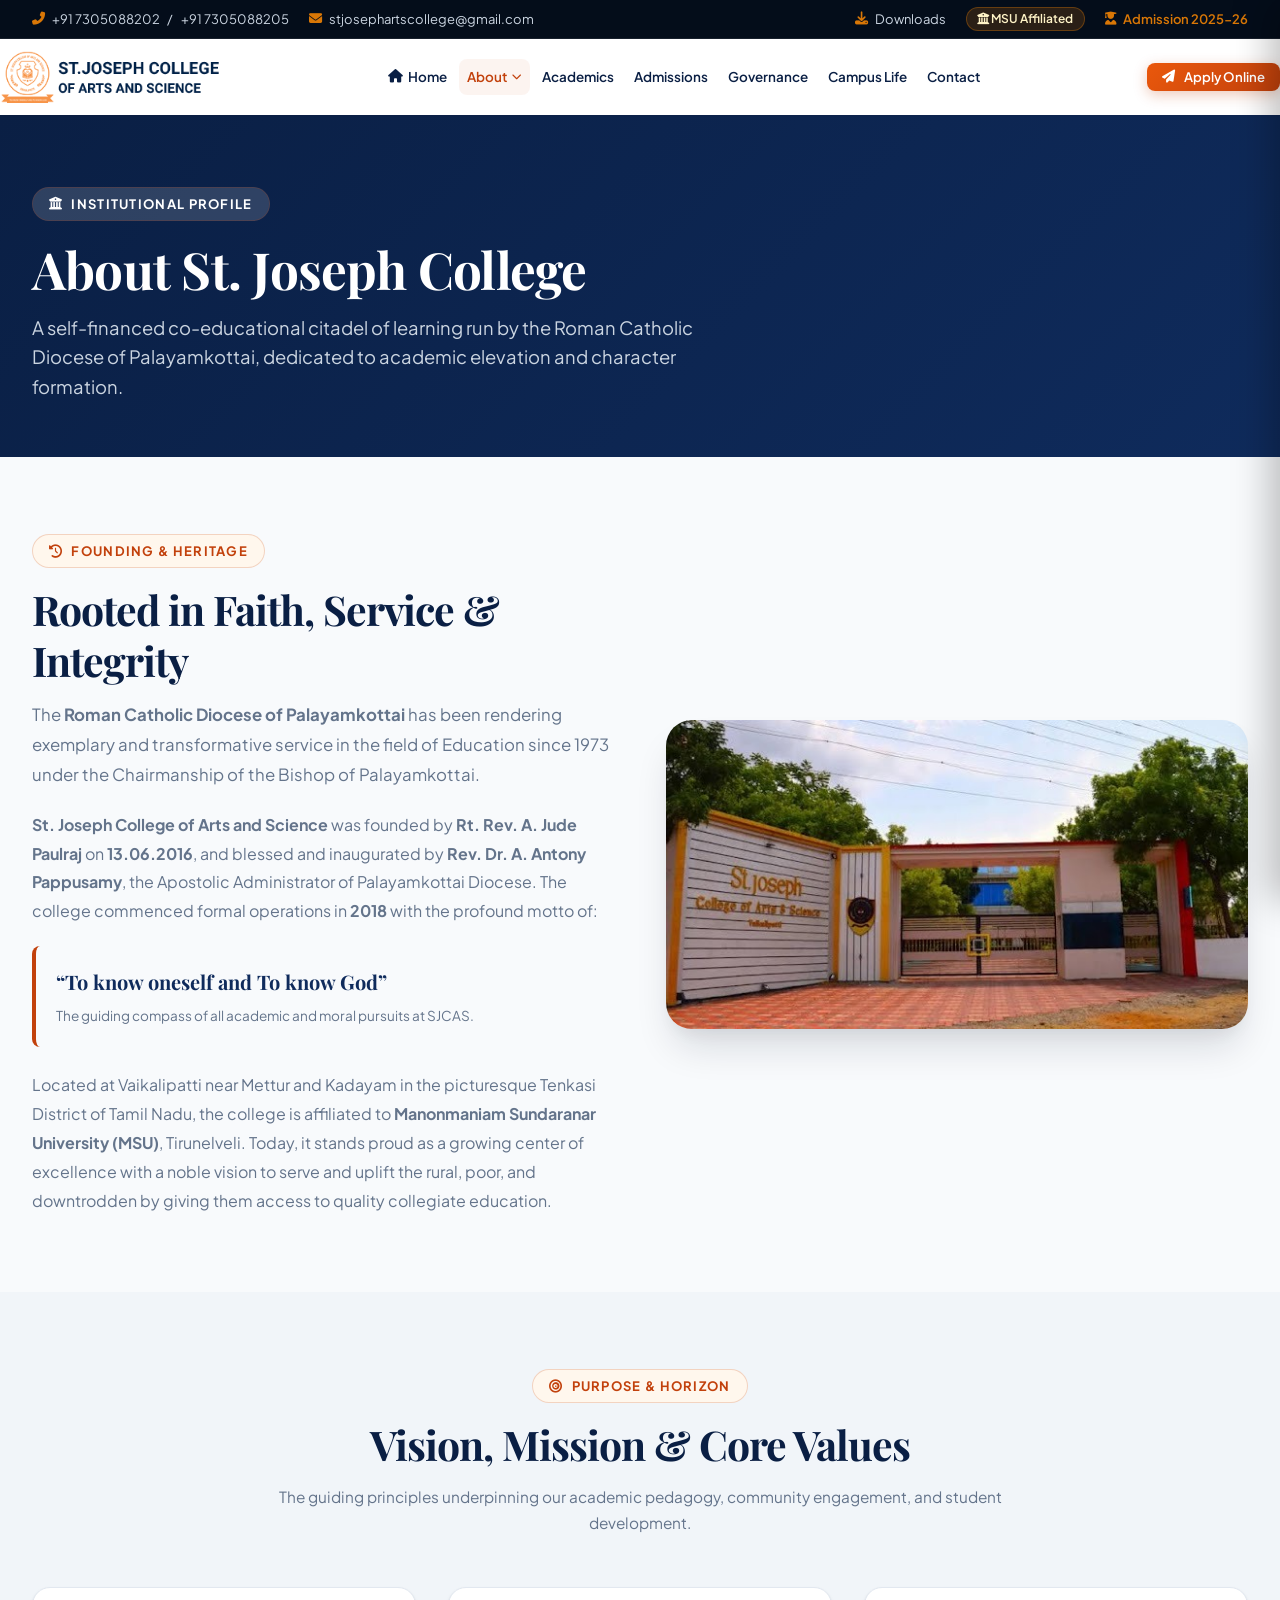
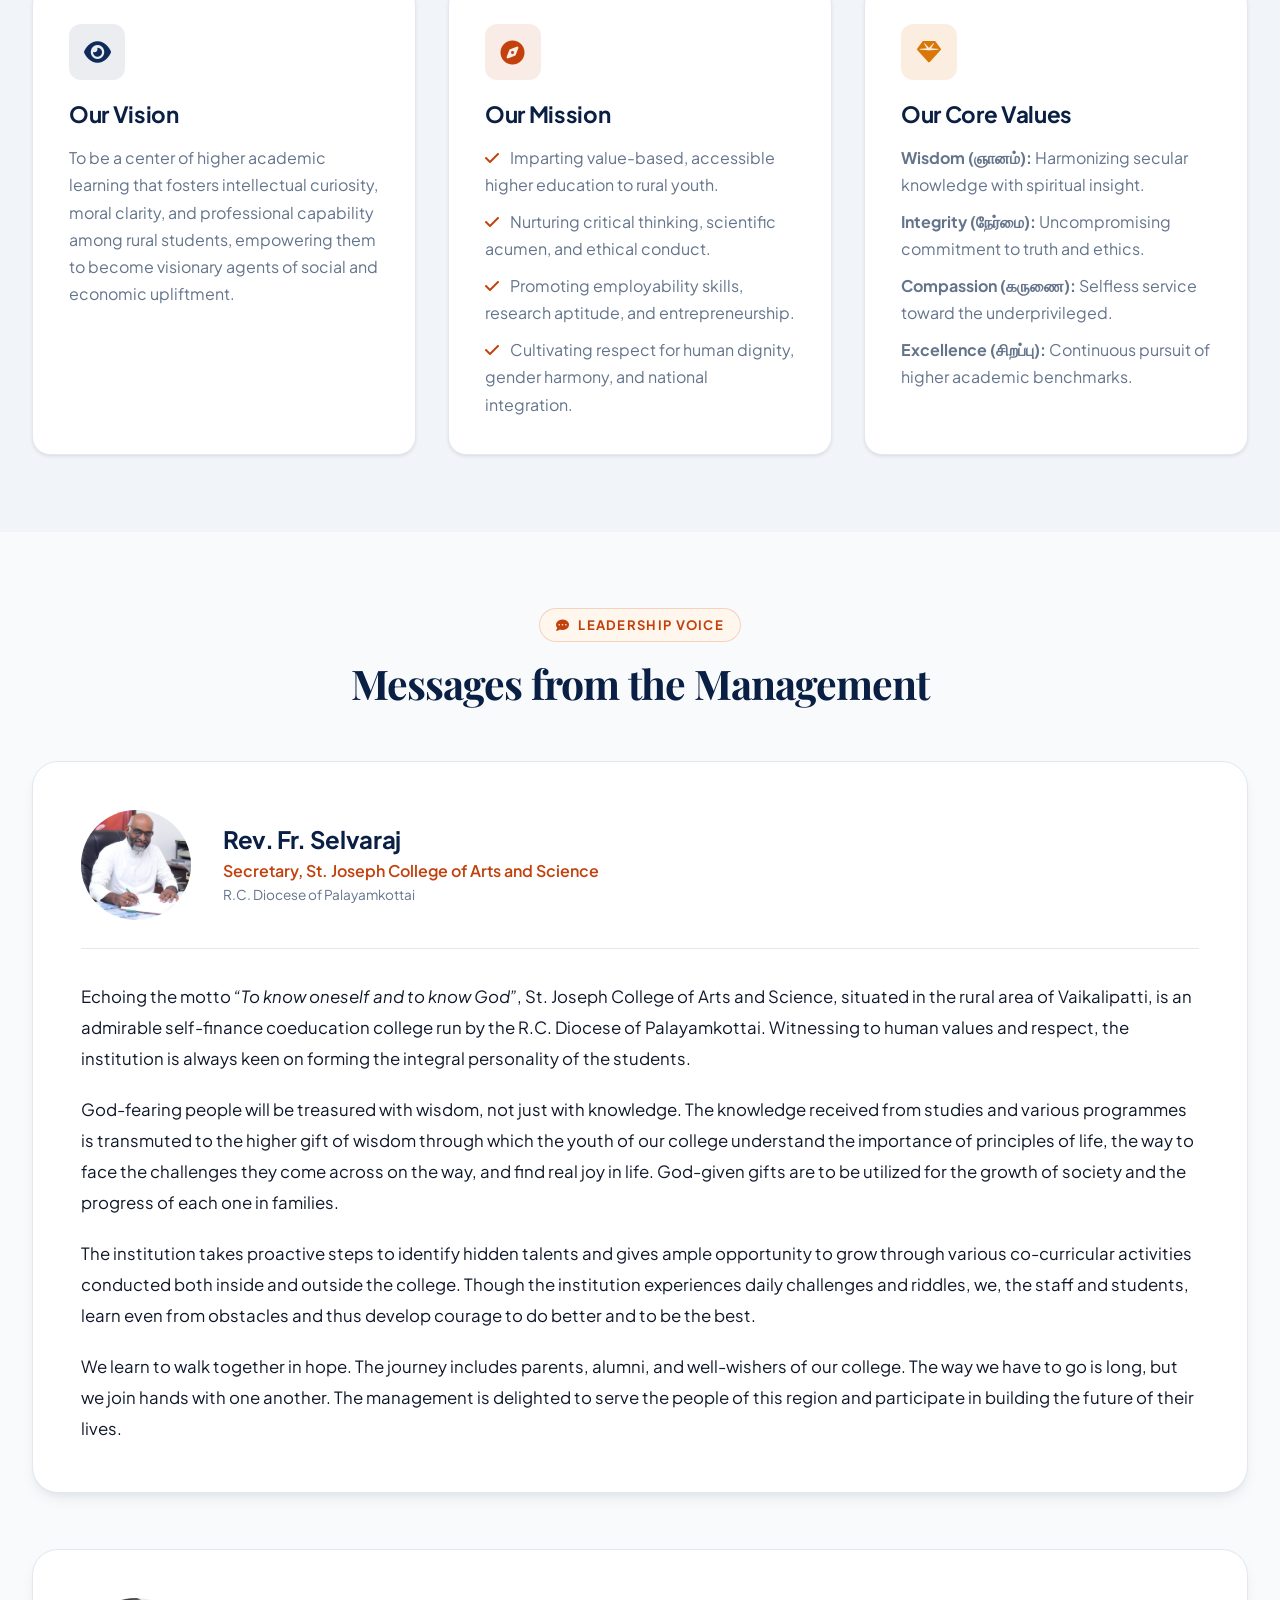
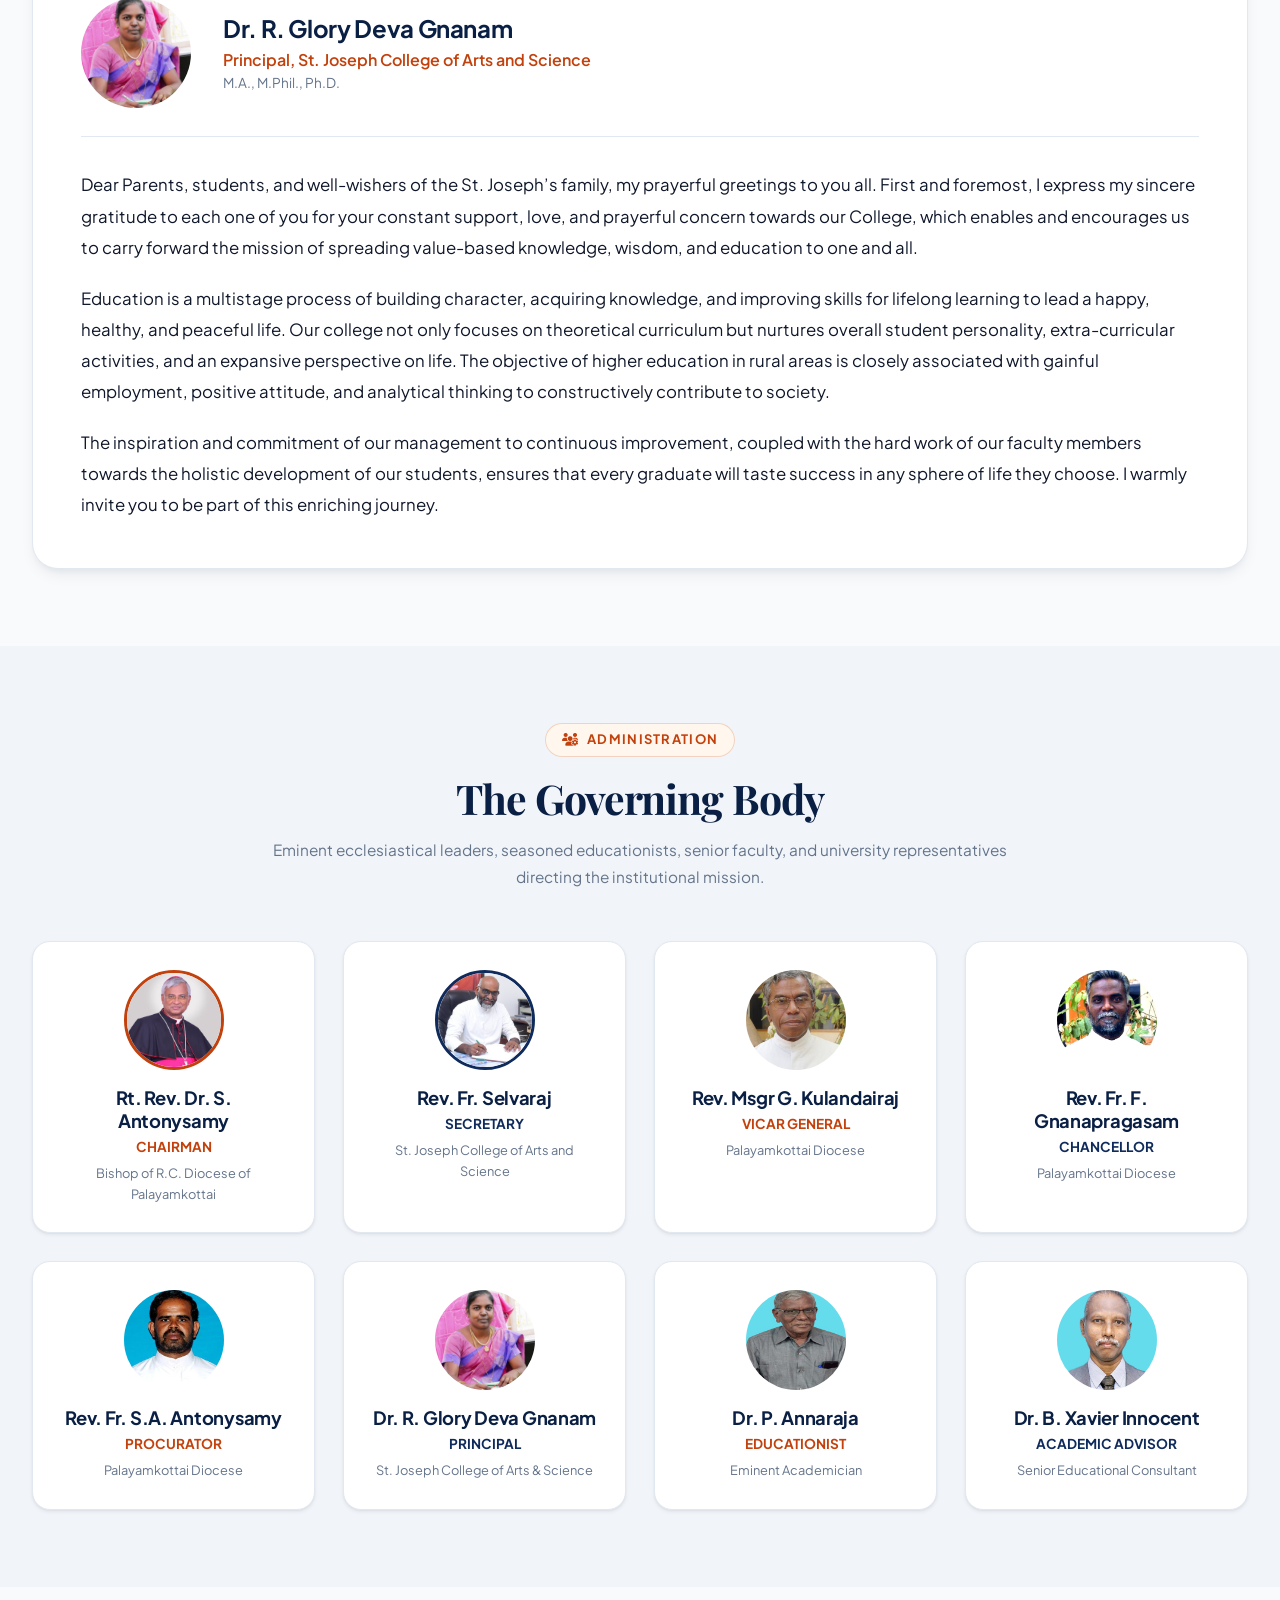
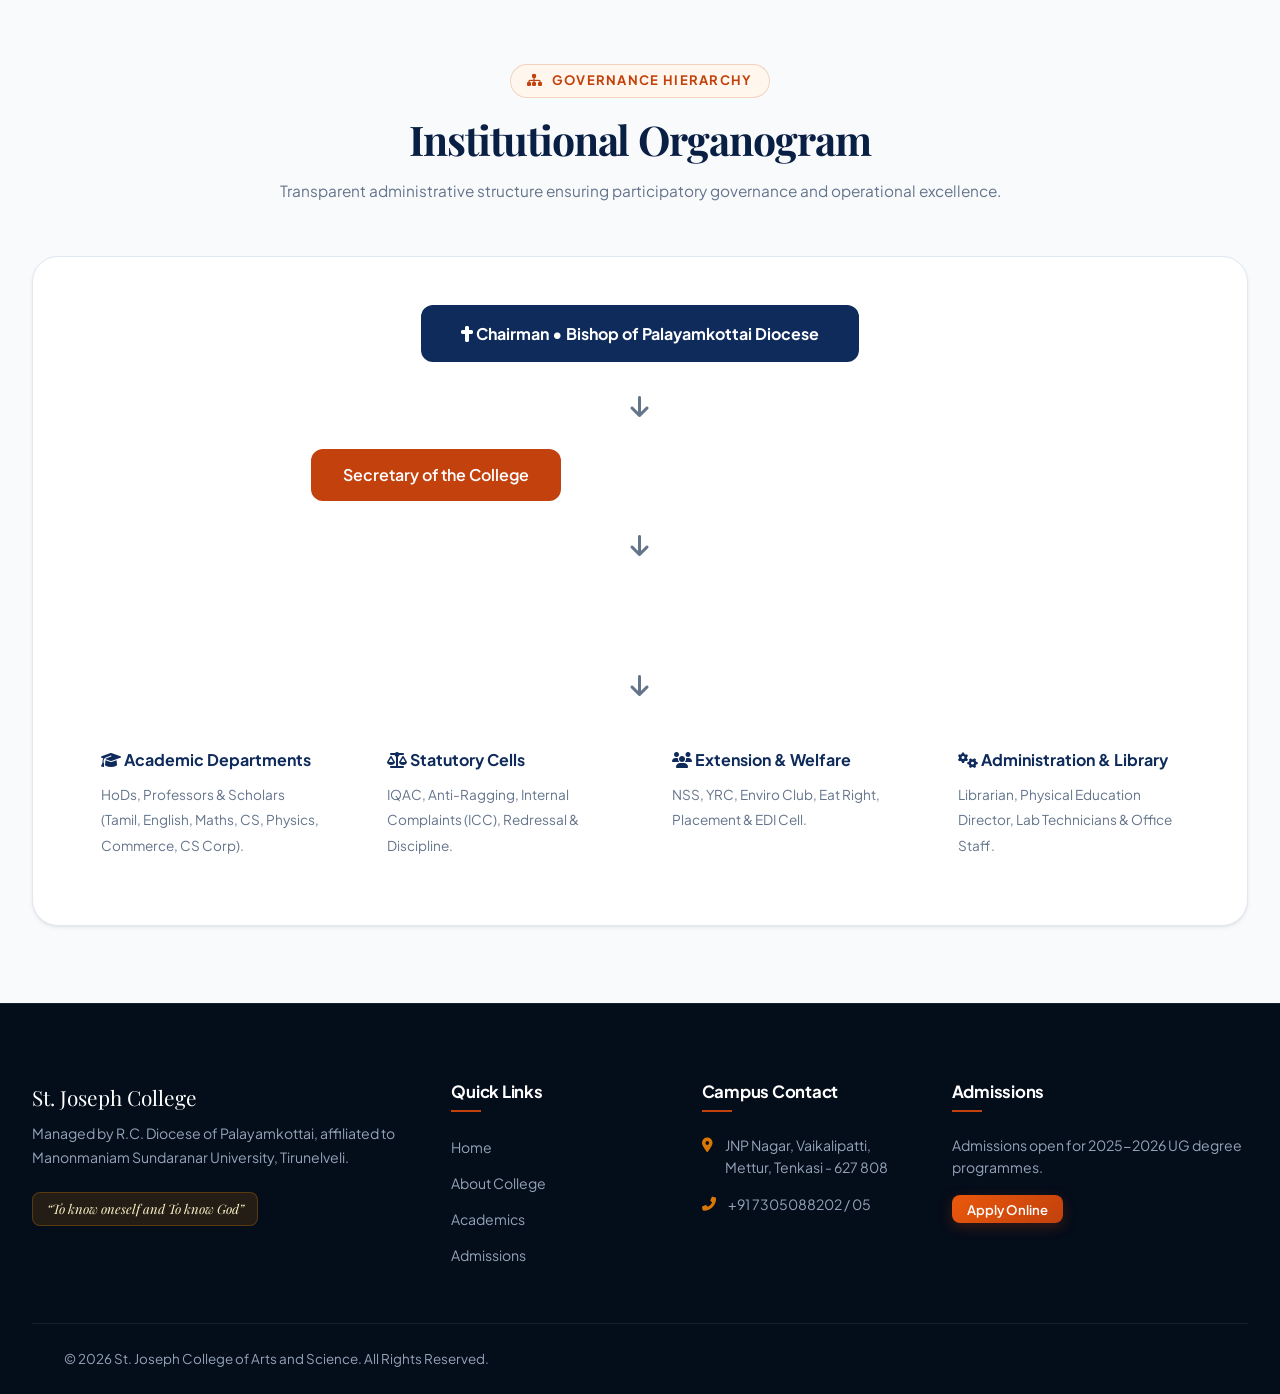
<file: about.html>
<!DOCTYPE html>
<html lang="en">
<head>
  <meta charset="UTF-8">
  <meta name="viewport" content="width=device-width, initial-scale=1.0">
  <title>About Us | St. Joseph College of Arts and Science (SJCAS)</title>
  <meta name="description" content="Discover the legacy, vision, mission, and leadership of St. Joseph College of Arts and Science, Vaikalipatti, Tenkasi. Managed by R.C. Diocese of Palayamkottai.">
  <link rel="icon" type="image/png" href="assets/images/logo.png">

  <!-- Google Fonts -->
  <link rel="preconnect" href="https://fonts.googleapis.com">
  <link rel="preconnect" href="https://fonts.gstatic.com" crossorigin>
  <link href="https://fonts.googleapis.com/css2?family=Inter:wght@300;400;500;600;700;800&family=Playfair+Display:ital,wght@0,600;0,700;0,800;1,600;1,700&display=swap" rel="stylesheet">
  <link rel="stylesheet" href="https://cdnjs.cloudflare.com/ajax/libs/font-awesome/6.5.1/css/all.min.css">
  <link rel="stylesheet" href="assets/css/style.css">
</head>
<body>

  <!-- Top Utility Bar -->
  <aside class="top-bar">
    <div class="container">
      <div class="top-bar-left">
        <span class="top-bar-item"><i class="fas fa-phone-alt"></i> <a href="tel:+917305088202">+91 7305088202</a> / <a href="tel:+917305088205">+91 7305088205</a></span>
        <span class="top-bar-item"><i class="fas fa-envelope"></i> <a href="mailto:stjosephartscollege@gmail.com">stjosephartscollege@gmail.com</a></span>
      </div>
      <div class="top-bar-right">
        <a href="downloads.html" class="top-bar-item"><i class="fas fa-download"></i> Downloads</a>
        <span class="top-bar-badge"><i class="fas fa-university"></i> MSU Affiliated</span>
        <a href="admissions.html" class="top-bar-item" style="color: var(--color-accent); font-weight: 600;"><i class="fas fa-user-graduate"></i> Admission 2025-26</a>
      </div>
    </div>
  </aside>

  <!-- Header -->
  <header class="main-header">
    <div class="container header-container">
      <a href="index.html" class="brand-wrapper" title="St. Joseph College of Arts and Science">
        <img src="assets/images/logo.png" alt="St. Joseph College of Arts and Science" class="brand-logo">
        <div class="brand-location-badge">
          <span class="loc-place"><i class="fas fa-map-marker-alt"></i> Tenkasi</span>
          <span class="loc-meta">MSU Affiliated</span>
        </div>
      </a>

      <nav class="nav-menu">
        <div class="nav-item"><a href="index.html" class="nav-link"><i class="fas fa-home"></i> Home</a></div>
        <div class="nav-item"><a href="about.html" class="nav-link active">About <i class="fas fa-chevron-down"></i></a>
          <div class="dropdown-menu">
            <a href="about.html#about-college" class="dropdown-link"><i class="fas fa-landmark"></i> About College</a>
            <a href="about.html#diocese" class="dropdown-link"><i class="fas fa-cross"></i> Diocese Heritage</a>
            <a href="about.html#vision-mission" class="dropdown-link"><i class="fas fa-compass"></i> Vision &amp; Mission</a>
            <a href="about.html#governing-body" class="dropdown-link"><i class="fas fa-users-cog"></i> Governing Body</a>
          </div>
        </div>
        <div class="nav-item"><a href="academics.html" class="nav-link">Academics</a></div>
        <div class="nav-item"><a href="admissions.html" class="nav-link">Admissions</a></div>
        <div class="nav-item"><a href="governance.html" class="nav-link">Governance</a></div>
        <div class="nav-item"><a href="campus-life.html" class="nav-link">Campus Life</a></div>
        <div class="nav-item"><a href="contact.html" class="nav-link">Contact</a></div>
      </nav>

      <div class="header-actions">
        <a href="https://docs.google.com/forms/d/e/1FAIpQLScLhklakSKkZHLRGe_U0IObBUgWUsLnIZfnJ0RVahQJ35N6Jw/viewform" target="_blank" class="btn btn-secondary btn-sm">
          <i class="fas fa-paper-plane"></i> Apply Online
        </a>
        <button class="mobile-toggle" aria-label="Toggle Mobile Menu"><i class="fas fa-bars"></i></button>
      </div>
    </div>
  </header>

  <!-- Mobile Drawer Overlay & Menu -->
  <div class="mobile-drawer-overlay"></div>
  <aside class="mobile-drawer">
    <div class="drawer-header">
      <img src="assets/images/logo.png" alt="SJCAS" class="drawer-logo">
      <button class="drawer-close"><i class="fas fa-times"></i></button>
    </div>
    <div class="drawer-body">
      <div class="drawer-nav-item"><a href="index.html" class="drawer-nav-link"><span><i class="fas fa-home"></i> Home</span></a></div>
      <div class="drawer-nav-item"><a href="about.html" class="drawer-nav-link" style="color: var(--color-secondary);"><span><i class="fas fa-university"></i> About College</span></a></div>
      <div class="drawer-nav-item"><a href="academics.html" class="drawer-nav-link"><span><i class="fas fa-graduation-cap"></i> Academics</span></a></div>
      <div class="drawer-nav-item"><a href="admissions.html" class="drawer-nav-link"><span><i class="fas fa-user-graduate"></i> Admissions</span></a></div>
      <div class="drawer-nav-item"><a href="governance.html" class="drawer-nav-link"><span><i class="fas fa-balance-scale"></i> Governance</span></a></div>
      <div class="drawer-nav-item"><a href="campus-life.html" class="drawer-nav-link"><span><i class="fas fa-basketball-ball"></i> Campus Life</span></a></div>
      <div class="drawer-nav-item"><a href="naac.html" class="drawer-nav-link"><span><i class="fas fa-certificate"></i> NAAC (NAK)</span></a></div>
      <div class="drawer-nav-item"><a href="placement.html" class="drawer-nav-link"><span><i class="fas fa-briefcase"></i> Placement Cell</span></a></div>
      <div class="drawer-nav-item"><a href="contact.html" class="drawer-nav-link"><span><i class="fas fa-map-marked-alt"></i> Contact Us</span></a></div>
    </div>
    <div class="drawer-footer">
      <a href="https://docs.google.com/forms/d/e/1FAIpQLScLhklakSKkZHLRGe_U0IObBUgWUsLnIZfnJ0RVahQJ35N6Jw/viewform" target="_blank" class="btn btn-secondary" style="width:100%;">Apply Online</a>
    </div>
  </aside>

  <!-- Page Header Banner -->
  <div style="background: linear-gradient(135deg, var(--color-primary-dark) 0%, var(--color-primary) 100%); color: #ffffff; padding: 4.5rem 0 3.5rem 0;">
    <div class="container">
      <span class="section-tag" style="background: rgba(255,255,255,0.15); color: #ffffff;">
        <i class="fas fa-university"></i> Institutional Profile
      </span>
      <h1 style="font-family: var(--font-serif); font-size: clamp(2.2rem, 4vw, 3.25rem); color: #ffffff; margin-bottom: 0.75rem;">
        About St. Joseph College
      </h1>
      <p style="color: #cbd5e1; font-size: 1.15rem; max-width: 700px;">
        A self-financed co-educational citadel of learning run by the Roman Catholic Diocese of Palayamkottai, dedicated to academic elevation and character formation.
      </p>
    </div>
  </div>

  <!-- About Section -->
  <section class="section" id="about-college">
    <div class="container">
      <div class="about-grid">
        <div>
          <span class="section-tag"><i class="fas fa-history"></i> Founding &amp; Heritage</span>
          <h2 class="section-title">Rooted in Faith, Service &amp; Integrity</h2>
          <p style="color: var(--color-text-muted); line-height: 1.8; margin-bottom: 1.25rem; font-size: 1.05rem;">
            The <strong>Roman Catholic Diocese of Palayamkottai</strong> has been rendering exemplary and transformative service in the field of Education since 1973 under the Chairmanship of the Bishop of Palayamkottai.
          </p>
          <p style="color: var(--color-text-muted); line-height: 1.8; margin-bottom: 1.25rem;">
            <strong>St. Joseph College of Arts and Science</strong> was founded by <strong>Rt. Rev. A. Jude Paulraj</strong> on <strong>13.06.2016</strong>, and blessed and inaugurated by <strong>Rev. Dr. A. Antony Pappusamy</strong>, the Apostolic Administrator of Palayamkottai Diocese. The college commenced formal operations in <strong>2018</strong> with the profound motto of:
          </p>
          <div style="background-color: var(--color-surface-soft); border-left: 4px solid var(--color-secondary); padding: 1.25rem; border-radius: var(--radius-sm); margin-bottom: 1.5rem;">
            <p style="font-family: var(--font-serif); font-size: 1.25rem; color: var(--color-primary); font-weight: 700; margin-bottom: 0.25rem;">
              “To know oneself and To know God”
            </p>
            <span style="font-size: 0.85rem; color: var(--color-text-muted);">The guiding compass of all academic and moral pursuits at SJCAS.</span>
          </div>
          <p style="color: var(--color-text-muted); line-height: 1.8;">
            Located at Vaikalipatti near Mettur and Kadayam in the picturesque Tenkasi District of Tamil Nadu, the college is affiliated to <strong>Manonmaniam Sundaranar University (MSU)</strong>, Tirunelveli. Today, it stands proud as a growing center of excellence with a noble vision to serve and uplift the rural, poor, and downtrodden by giving them access to quality collegiate education.
          </p>
        </div>
        <div>
          <img src="assets/images/campus/college-gate.jpg" alt="St. Joseph College of Arts &amp; Science Grand Entrance Gate" style="border-radius: var(--radius-xl); box-shadow: var(--shadow-xl); width: 100%; object-fit: cover; max-height: 480px;">
        </div>
      </div>
    </div>
  </section>

  <!-- Vision, Mission & Core Values -->
  <section class="section section-soft" id="vision-mission">
    <div class="container">
      <div class="section-header">
        <span class="section-tag"><i class="fas fa-bullseye"></i> Purpose &amp; Horizon</span>
        <h2 class="section-title">Vision, Mission &amp; Core Values</h2>
        <p class="section-desc">The guiding principles underpinning our academic pedagogy, community engagement, and student development.</p>
      </div>

      <div style="display: grid; grid-template-columns: repeat(auto-fit, minmax(320px, 1fr)); gap: 2rem;">
        <div style="background: #ffffff; border-radius: var(--radius-lg); padding: 2.25rem; border: 1px solid var(--color-border); box-shadow: var(--shadow-sm);">
          <div style="width: 56px; height: 56px; border-radius: var(--radius-md); background-color: rgba(10, 31, 68, 0.08); color: var(--color-primary); display: flex; align-items: center; justify-content: center; font-size: 1.5rem; margin-bottom: 1.25rem;">
            <i class="fas fa-eye"></i>
          </div>
          <h3 style="font-size: 1.4rem; margin-bottom: 1rem;">Our Vision</h3>
          <p style="color: var(--color-text-muted); line-height: 1.7;">
            To be a center of higher academic learning that fosters intellectual curiosity, moral clarity, and professional capability among rural students, empowering them to become visionary agents of social and economic upliftment.
          </p>
        </div>

        <div style="background: #ffffff; border-radius: var(--radius-lg); padding: 2.25rem; border: 1px solid var(--color-border); box-shadow: var(--shadow-sm);">
          <div style="width: 56px; height: 56px; border-radius: var(--radius-md); background-color: rgba(194, 65, 12, 0.1); color: var(--color-secondary); display: flex; align-items: center; justify-content: center; font-size: 1.5rem; margin-bottom: 1.25rem;">
            <i class="fas fa-compass"></i>
          </div>
          <h3 style="font-size: 1.4rem; margin-bottom: 1rem;">Our Mission</h3>
          <ul style="color: var(--color-text-muted); line-height: 1.7; display: flex; flex-direction: column; gap: 0.6rem;">
            <li><i class="fas fa-check" style="color: var(--color-secondary); margin-right: 0.5rem;"></i> Imparting value-based, accessible higher education to rural youth.</li>
            <li><i class="fas fa-check" style="color: var(--color-secondary); margin-right: 0.5rem;"></i> Nurturing critical thinking, scientific acumen, and ethical conduct.</li>
            <li><i class="fas fa-check" style="color: var(--color-secondary); margin-right: 0.5rem;"></i> Promoting employability skills, research aptitude, and entrepreneurship.</li>
            <li><i class="fas fa-check" style="color: var(--color-secondary); margin-right: 0.5rem;"></i> Cultivating respect for human dignity, gender harmony, and national integration.</li>
          </ul>
        </div>

        <div style="background: #ffffff; border-radius: var(--radius-lg); padding: 2.25rem; border: 1px solid var(--color-border); box-shadow: var(--shadow-sm);">
          <div style="width: 56px; height: 56px; border-radius: var(--radius-md); background-color: rgba(217, 119, 6, 0.12); color: var(--color-accent); display: flex; align-items: center; justify-content: center; font-size: 1.5rem; margin-bottom: 1.25rem;">
            <i class="fas fa-gem"></i>
          </div>
          <h3 style="font-size: 1.4rem; margin-bottom: 1rem;">Our Core Values</h3>
          <ul style="color: var(--color-text-muted); line-height: 1.7; display: flex; flex-direction: column; gap: 0.6rem;">
            <li><strong>Wisdom (ஞானம்):</strong> Harmonizing secular knowledge with spiritual insight.</li>
            <li><strong>Integrity (நேர்மை):</strong> Uncompromising commitment to truth and ethics.</li>
            <li><strong>Compassion (கருணை):</strong> Selfless service toward the underprivileged.</li>
            <li><strong>Excellence (சிறப்பு):</strong> Continuous pursuit of higher academic benchmarks.</li>
          </ul>
        </div>
      </div>
    </div>
  </section>

  <!-- Messages from Leadership -->
  <section class="section" id="secretary-message">
    <div class="container">
      <div class="section-header">
        <span class="section-tag"><i class="fas fa-comment-dots"></i> Leadership Voice</span>
        <h2 class="section-title">Messages from the Management</h2>
      </div>

      <!-- Secretary Message Full -->
      <div style="background: #ffffff; border: 1px solid var(--color-border); border-radius: var(--radius-xl); padding: 3rem; margin-bottom: 3.5rem; box-shadow: var(--shadow-md);">
        <div style="display: flex; gap: 2rem; align-items: center; flex-wrap: wrap; margin-bottom: 2rem; border-bottom: 1px solid var(--color-border); padding-bottom: 1.75rem;">
          <img src="assets/images/leadership/secretary.jpg" alt="Rev. Fr. Selvaraj" style="width: 110px; height: 110px; border-radius: 50%; object-fit: cover; border: 4px solid var(--color-surface-soft);">
          <div>
            <h3 style="font-size: 1.5rem; margin-bottom: 0.25rem;">Rev. Fr. Selvaraj</h3>
            <div style="color: var(--color-secondary); font-weight: 600;">Secretary, St. Joseph College of Arts and Science</div>
            <div style="font-size: 0.85rem; color: var(--color-text-muted);">R.C. Diocese of Palayamkottai</div>
          </div>
        </div>
        <div style="font-size: 1.05rem; line-height: 1.85; color: var(--color-text-main);">
          <p style="margin-bottom: 1.25rem;">
            Echoing the motto <em>“To know oneself and to know God”</em>, St. Joseph College of Arts and Science, situated in the rural area of Vaikalipatti, is an admirable self-finance coeducation college run by the R.C. Diocese of Palayamkottai. Witnessing to human values and respect, the institution is always keen on forming the integral personality of the students.
          </p>
          <p style="margin-bottom: 1.25rem;">
            God-fearing people will be treasured with wisdom, not just with knowledge. The knowledge received from studies and various programmes is transmuted to the higher gift of wisdom through which the youth of our college understand the importance of principles of life, the way to face the challenges they come across on the way, and find real joy in life. God-given gifts are to be utilized for the growth of society and the progress of each one in families.
          </p>
          <p style="margin-bottom: 1.25rem;">
            The institution takes proactive steps to identify hidden talents and gives ample opportunity to grow through various co-curricular activities conducted both inside and outside the college. Though the institution experiences daily challenges and riddles, we, the staff and students, learn even from obstacles and thus develop courage to do better and to be the best.
          </p>
          <p>
            We learn to walk together in hope. The journey includes parents, alumni, and well-wishers of our college. The way we have to go is long, but we join hands with one another. The management is delighted to serve the people of this region and participate in building the future of their lives.
          </p>
        </div>
      </div>

      <!-- Principal Message Full -->
      <div style="background: #ffffff; border: 1px solid var(--color-border); border-radius: var(--radius-xl); padding: 3rem; box-shadow: var(--shadow-md);" id="principal-message">
        <div style="display: flex; gap: 2rem; align-items: center; flex-wrap: wrap; margin-bottom: 2rem; border-bottom: 1px solid var(--color-border); padding-bottom: 1.75rem;">
          <img src="assets/images/leadership/principal.jpg" alt="Dr. R. Glory Deva Gnanam" style="width: 110px; height: 110px; border-radius: 50%; object-fit: cover; border: 4px solid var(--color-surface-soft);">
          <div>
            <h3 style="font-size: 1.5rem; margin-bottom: 0.25rem;">Dr. R. Glory Deva Gnanam</h3>
            <div style="color: var(--color-secondary); font-weight: 600;">Principal, St. Joseph College of Arts and Science</div>
            <div style="font-size: 0.85rem; color: var(--color-text-muted);">M.A., M.Phil., Ph.D.</div>
          </div>
        </div>
        <div style="font-size: 1.05rem; line-height: 1.85; color: var(--color-text-main);">
          <p style="margin-bottom: 1.25rem;">
            Dear Parents, students, and well-wishers of the St. Joseph’s family, my prayerful greetings to you all. First and foremost, I express my sincere gratitude to each one of you for your constant support, love, and prayerful concern towards our College, which enables and encourages us to carry forward the mission of spreading value-based knowledge, wisdom, and education to one and all.
          </p>
          <p style="margin-bottom: 1.25rem;">
            Education is a multistage process of building character, acquiring knowledge, and improving skills for lifelong learning to lead a happy, healthy, and peaceful life. Our college not only focuses on theoretical curriculum but nurtures overall student personality, extra-curricular activities, and an expansive perspective on life. The objective of higher education in rural areas is closely associated with gainful employment, positive attitude, and analytical thinking to constructively contribute to society.
          </p>
          <p>
            The inspiration and commitment of our management to continuous improvement, coupled with the hard work of our faculty members towards the holistic development of our students, ensures that every graduate will taste success in any sphere of life they choose. I warmly invite you to be part of this enriching journey.
          </p>
        </div>
      </div>
    </div>
  </section>

  <!-- Governing Body Directory -->
  <section class="section section-soft" id="governing-body">
    <div class="container">
      <div class="section-header">
        <span class="section-tag"><i class="fas fa-users-cog"></i> Administration</span>
        <h2 class="section-title">The Governing Body</h2>
        <p class="section-desc">Eminent ecclesiastical leaders, seasoned educationists, senior faculty, and university representatives directing the institutional mission.</p>
      </div>

      <div style="display: grid; grid-template-columns: repeat(auto-fill, minmax(260px, 1fr)); gap: 1.75rem;">
        <!-- Bishop -->
        <div style="background: #ffffff; border-radius: var(--radius-lg); padding: 1.75rem; text-align: center; border: 1px solid var(--color-border); box-shadow: var(--shadow-sm);">
          <img src="assets/images/leadership/bishop.png" alt="Bishop" style="width: 100px; height: 100px; border-radius: 50%; margin: 0 auto 1rem auto; object-fit: cover; border: 3px solid var(--color-secondary);">
          <h4 style="font-size: 1.15rem; margin-bottom: 0.25rem;">Rt. Rev. Dr. S. Antonysamy</h4>
          <div style="color: var(--color-secondary); font-weight: 700; font-size: 0.85rem; text-transform: uppercase;">Chairman</div>
          <p style="font-size: 0.8rem; color: var(--color-text-muted); margin-top: 0.35rem;">Bishop of R.C. Diocese of Palayamkottai</p>
        </div>

        <!-- Secretary -->
        <div style="background: #ffffff; border-radius: var(--radius-lg); padding: 1.75rem; text-align: center; border: 1px solid var(--color-border); box-shadow: var(--shadow-sm);">
          <img src="assets/images/leadership/secretary.jpg" alt="Secretary" style="width: 100px; height: 100px; border-radius: 50%; margin: 0 auto 1rem auto; object-fit: cover; border: 3px solid var(--color-primary);">
          <h4 style="font-size: 1.15rem; margin-bottom: 0.25rem;">Rev. Fr. Selvaraj</h4>
          <div style="color: var(--color-primary); font-weight: 700; font-size: 0.85rem; text-transform: uppercase;">Secretary</div>
          <p style="font-size: 0.8rem; color: var(--color-text-muted); margin-top: 0.35rem;">St. Joseph College of Arts and Science</p>
        </div>

        <!-- Vicar General -->
        <div style="background: #ffffff; border-radius: var(--radius-lg); padding: 1.75rem; text-align: center; border: 1px solid var(--color-border); box-shadow: var(--shadow-sm);">
          <img src="assets/images/leadership/vicar_general.jpg" alt="Vicar General" style="width: 100px; height: 100px; border-radius: 50%; margin: 0 auto 1rem auto; object-fit: cover;">
          <h4 style="font-size: 1.15rem; margin-bottom: 0.25rem;">Rev. Msgr G. Kulandairaj</h4>
          <div style="color: var(--color-secondary); font-weight: 700; font-size: 0.85rem; text-transform: uppercase;">Vicar General</div>
          <p style="font-size: 0.8rem; color: var(--color-text-muted); margin-top: 0.35rem;">Palayamkottai Diocese</p>
        </div>

        <!-- Chancellor -->
        <div style="background: #ffffff; border-radius: var(--radius-lg); padding: 1.75rem; text-align: center; border: 1px solid var(--color-border); box-shadow: var(--shadow-sm);">
          <img src="assets/images/leadership/chancellor.jpg" alt="Chancellor" style="width: 100px; height: 100px; border-radius: 50%; margin: 0 auto 1rem auto; object-fit: cover;">
          <h4 style="font-size: 1.15rem; margin-bottom: 0.25rem;">Rev. Fr. F. Gnanapragasam</h4>
          <div style="color: var(--color-primary); font-weight: 700; font-size: 0.85rem; text-transform: uppercase;">Chancellor</div>
          <p style="font-size: 0.8rem; color: var(--color-text-muted); margin-top: 0.35rem;">Palayamkottai Diocese</p>
        </div>

        <!-- Procurator -->
        <div style="background: #ffffff; border-radius: var(--radius-lg); padding: 1.75rem; text-align: center; border: 1px solid var(--color-border); box-shadow: var(--shadow-sm);">
          <img src="assets/images/leadership/procurator.jpg" alt="Procurator" style="width: 100px; height: 100px; border-radius: 50%; margin: 0 auto 1rem auto; object-fit: cover;">
          <h4 style="font-size: 1.15rem; margin-bottom: 0.25rem;">Rev. Fr. S.A. Antonysamy</h4>
          <div style="color: var(--color-secondary); font-weight: 700; font-size: 0.85rem; text-transform: uppercase;">Procurator</div>
          <p style="font-size: 0.8rem; color: var(--color-text-muted); margin-top: 0.35rem;">Palayamkottai Diocese</p>
        </div>

        <!-- Principal -->
        <div style="background: #ffffff; border-radius: var(--radius-lg); padding: 1.75rem; text-align: center; border: 1px solid var(--color-border); box-shadow: var(--shadow-sm);">
          <img src="assets/images/leadership/principal.jpg" alt="Principal" style="width: 100px; height: 100px; border-radius: 50%; margin: 0 auto 1rem auto; object-fit: cover;">
          <h4 style="font-size: 1.15rem; margin-bottom: 0.25rem;">Dr. R. Glory Deva Gnanam</h4>
          <div style="color: var(--color-primary); font-weight: 700; font-size: 0.85rem; text-transform: uppercase;">Principal</div>
          <p style="font-size: 0.8rem; color: var(--color-text-muted); margin-top: 0.35rem;">St. Joseph College of Arts &amp; Science</p>
        </div>

        <!-- Educationist -->
        <div style="background: #ffffff; border-radius: var(--radius-lg); padding: 1.75rem; text-align: center; border: 1px solid var(--color-border); box-shadow: var(--shadow-sm);">
          <img src="assets/images/leadership/annaraja.jpg" alt="Dr P Annaraja" style="width: 100px; height: 100px; border-radius: 50%; margin: 0 auto 1rem auto; object-fit: cover;">
          <h4 style="font-size: 1.15rem; margin-bottom: 0.25rem;">Dr. P. Annaraja</h4>
          <div style="color: var(--color-secondary); font-weight: 700; font-size: 0.85rem; text-transform: uppercase;">Educationist</div>
          <p style="font-size: 0.8rem; color: var(--color-text-muted); margin-top: 0.35rem;">Eminent Academician</p>
        </div>

        <!-- Academic Advisor -->
        <div style="background: #ffffff; border-radius: var(--radius-lg); padding: 1.75rem; text-align: center; border: 1px solid var(--color-border); box-shadow: var(--shadow-sm);">
          <img src="assets/images/leadership/xavier_innocent.jpg" alt="Dr B Xavier Innocent" style="width: 100px; height: 100px; border-radius: 50%; margin: 0 auto 1rem auto; object-fit: cover;">
          <h4 style="font-size: 1.15rem; margin-bottom: 0.25rem;">Dr. B. Xavier Innocent</h4>
          <div style="color: var(--color-primary); font-weight: 700; font-size: 0.85rem; text-transform: uppercase;">Academic Advisor</div>
          <p style="font-size: 0.8rem; color: var(--color-text-muted); margin-top: 0.35rem;">Senior Educational Consultant</p>
        </div>
      </div>
    </div>
  </section>

  <!-- Organogram -->
  <section class="section" id="organogram">
    <div class="container">
      <div class="section-header">
        <span class="section-tag"><i class="fas fa-sitemap"></i> Governance Hierarchy</span>
        <h2 class="section-title">Institutional Organogram</h2>
        <p class="section-desc">Transparent administrative structure ensuring participatory governance and operational excellence.</p>
      </div>

      <div style="background: #ffffff; border: 1px solid var(--color-border); border-radius: var(--radius-xl); padding: 3rem; text-align: center; box-shadow: var(--shadow-sm);">
        <div style="display: inline-block; background-color: var(--color-primary); color: #ffffff; padding: 1rem 2.5rem; border-radius: var(--radius-md); font-weight: 700; margin-bottom: 1.5rem;">
          <i class="fas fa-cross"></i> Chairman &bull; Bishop of Palayamkottai Diocese
        </div>
        <div style="font-size: 1.5rem; color: var(--color-text-muted); margin-bottom: 1.5rem;"><i class="fas fa-arrow-down"></i></div>

        <div style="display: flex; justify-content: center; gap: 2rem; flex-wrap: wrap; margin-bottom: 1.5rem;">
          <div style="background-color: var(--color-secondary); color: #ffffff; padding: 0.85rem 2rem; border-radius: var(--radius-md); font-weight: 600;">
            Secretary of the College
          </div>
          <div style="background-color: var(--color-primary-light); color: #ffffff; padding: 0.85rem 2rem; border-radius: var(--radius-md); font-weight: 600;">
            Governing Body &amp; Board of Management
          </div>
        </div>
        <div style="font-size: 1.5rem; color: var(--color-text-muted); margin-bottom: 1.5rem;"><i class="fas fa-arrow-down"></i></div>

        <div style="display: inline-block; background-color: var(--color-accent-dark); color: #ffffff; padding: 0.85rem 2.5rem; border-radius: var(--radius-md); font-weight: 700; margin-bottom: 1.5rem;">
          Principal &amp; Vice Principal
        </div>
        <div style="font-size: 1.5rem; color: var(--color-text-muted); margin-bottom: 1.5rem;"><i class="fas fa-arrow-down"></i></div>

        <div style="display: grid; grid-template-columns: repeat(auto-fit, minmax(220px, 1fr)); gap: 1.5rem; text-align: left;">
          <div style="background: var(--color-surface-soft); padding: 1.25rem; border-radius: var(--radius-md);">
            <strong style="color: var(--color-primary); display: block; margin-bottom: 0.5rem;"><i class="fas fa-graduation-cap"></i> Academic Departments</strong>
            <span style="font-size: 0.85rem; color: var(--color-text-muted);">HoDs, Professors &amp; Scholars (Tamil, English, Maths, CS, Physics, Commerce, CS Corp).</span>
          </div>
          <div style="background: var(--color-surface-soft); padding: 1.25rem; border-radius: var(--radius-md);">
            <strong style="color: var(--color-primary); display: block; margin-bottom: 0.5rem;"><i class="fas fa-balance-scale"></i> Statutory Cells</strong>
            <span style="font-size: 0.85rem; color: var(--color-text-muted);">IQAC, Anti-Ragging, Internal Complaints (ICC), Redressal &amp; Discipline.</span>
          </div>
          <div style="background: var(--color-surface-soft); padding: 1.25rem; border-radius: var(--radius-md);">
            <strong style="color: var(--color-primary); display: block; margin-bottom: 0.5rem;"><i class="fas fa-users"></i> Extension &amp; Welfare</strong>
            <span style="font-size: 0.85rem; color: var(--color-text-muted);">NSS, YRC, Enviro Club, Eat Right, Placement &amp; EDI Cell.</span>
          </div>
          <div style="background: var(--color-surface-soft); padding: 1.25rem; border-radius: var(--radius-md);">
            <strong style="color: var(--color-primary); display: block; margin-bottom: 0.5rem;"><i class="fas fa-cogs"></i> Administration &amp; Library</strong>
            <span style="font-size: 0.85rem; color: var(--color-text-muted);">Librarian, Physical Education Director, Lab Technicians &amp; Office Staff.</span>
          </div>
        </div>
      </div>
    </div>
  </section>

  <!-- Footer -->
  <footer class="site-footer">
    <div class="container">
      <div class="footer-grid">
        <div class="footer-col">
          <div class="footer-brand-title">St. Joseph College</div>
          <p class="footer-desc">Managed by R.C. Diocese of Palayamkottai, affiliated to Manonmaniam Sundaranar University, Tirunelveli.</p>
          <div class="footer-motto-badge">“To know oneself and To know God”</div>
        </div>
        <div class="footer-col">
          <h4 class="footer-col-title">Quick Links</h4>
          <ul class="footer-links">
            <li><a href="index.html" class="footer-link">Home</a></li>
            <li><a href="about.html" class="footer-link">About College</a></li>
            <li><a href="academics.html" class="footer-link">Academics</a></li>
            <li><a href="admissions.html" class="footer-link">Admissions</a></li>
          </ul>
        </div>
        <div class="footer-col">
          <h4 class="footer-col-title">Campus Contact</h4>
          <div class="footer-contact-item"><i class="fas fa-map-marker-alt"></i><div>JNP Nagar, Vaikalipatti, Mettur, Tenkasi - 627 808</div></div>
          <div class="footer-contact-item"><i class="fas fa-phone-alt"></i><div>+91 7305088202 / 05</div></div>
        </div>
        <div class="footer-col">
          <h4 class="footer-col-title">Admissions</h4>
          <p style="font-size: 0.88rem; color: #94a3b8; margin-bottom: 1rem;">Admissions open for 2025-2026 UG degree programmes.</p>
          <a href="https://docs.google.com/forms/d/e/1FAIpQLScLhklakSKkZHLRGe_U0IObBUgWUsLnIZfnJ0RVahQJ35N6Jw/viewform" target="_blank" class="btn btn-secondary btn-sm">Apply Online</a>
        </div>
      </div>
      <div class="footer-bottom">
        <div class="container">&copy; 2026 St. Joseph College of Arts and Science. All Rights Reserved.</div>
      </div>
    </div>
  </footer>

  <a href="#" class="back-to-top" aria-label="Back to Top"><i class="fas fa-chevron-up"></i></a>
  <script src="assets/js/main.js"></script>
  <!-- Mobile Bottom Action Bar (Sticky Mobile Speed Actions) -->
  <div class="mobile-bottom-bar" aria-label="Mobile Speed Actions">
    <div class="mobile-bottom-actions">
      <a href="tel:+917305088202" class="btn btn-outline btn-sm" style="font-size: 0.82rem;">
        <i class="fas fa-phone-alt"></i> Call Us
      </a>
      <a href="https://docs.google.com/forms/d/e/1FAIpQLScLhklakSKkZHLRGe_U0IObBUgWUsLnIZfnJ0RVahQJ35N6Jw/viewform" target="_blank" class="btn btn-secondary btn-sm" style="font-size: 0.82rem;">
        <i class="fas fa-paper-plane"></i> Apply Online
      </a>
    </div>
  </div>

</body>
</html>
</file>
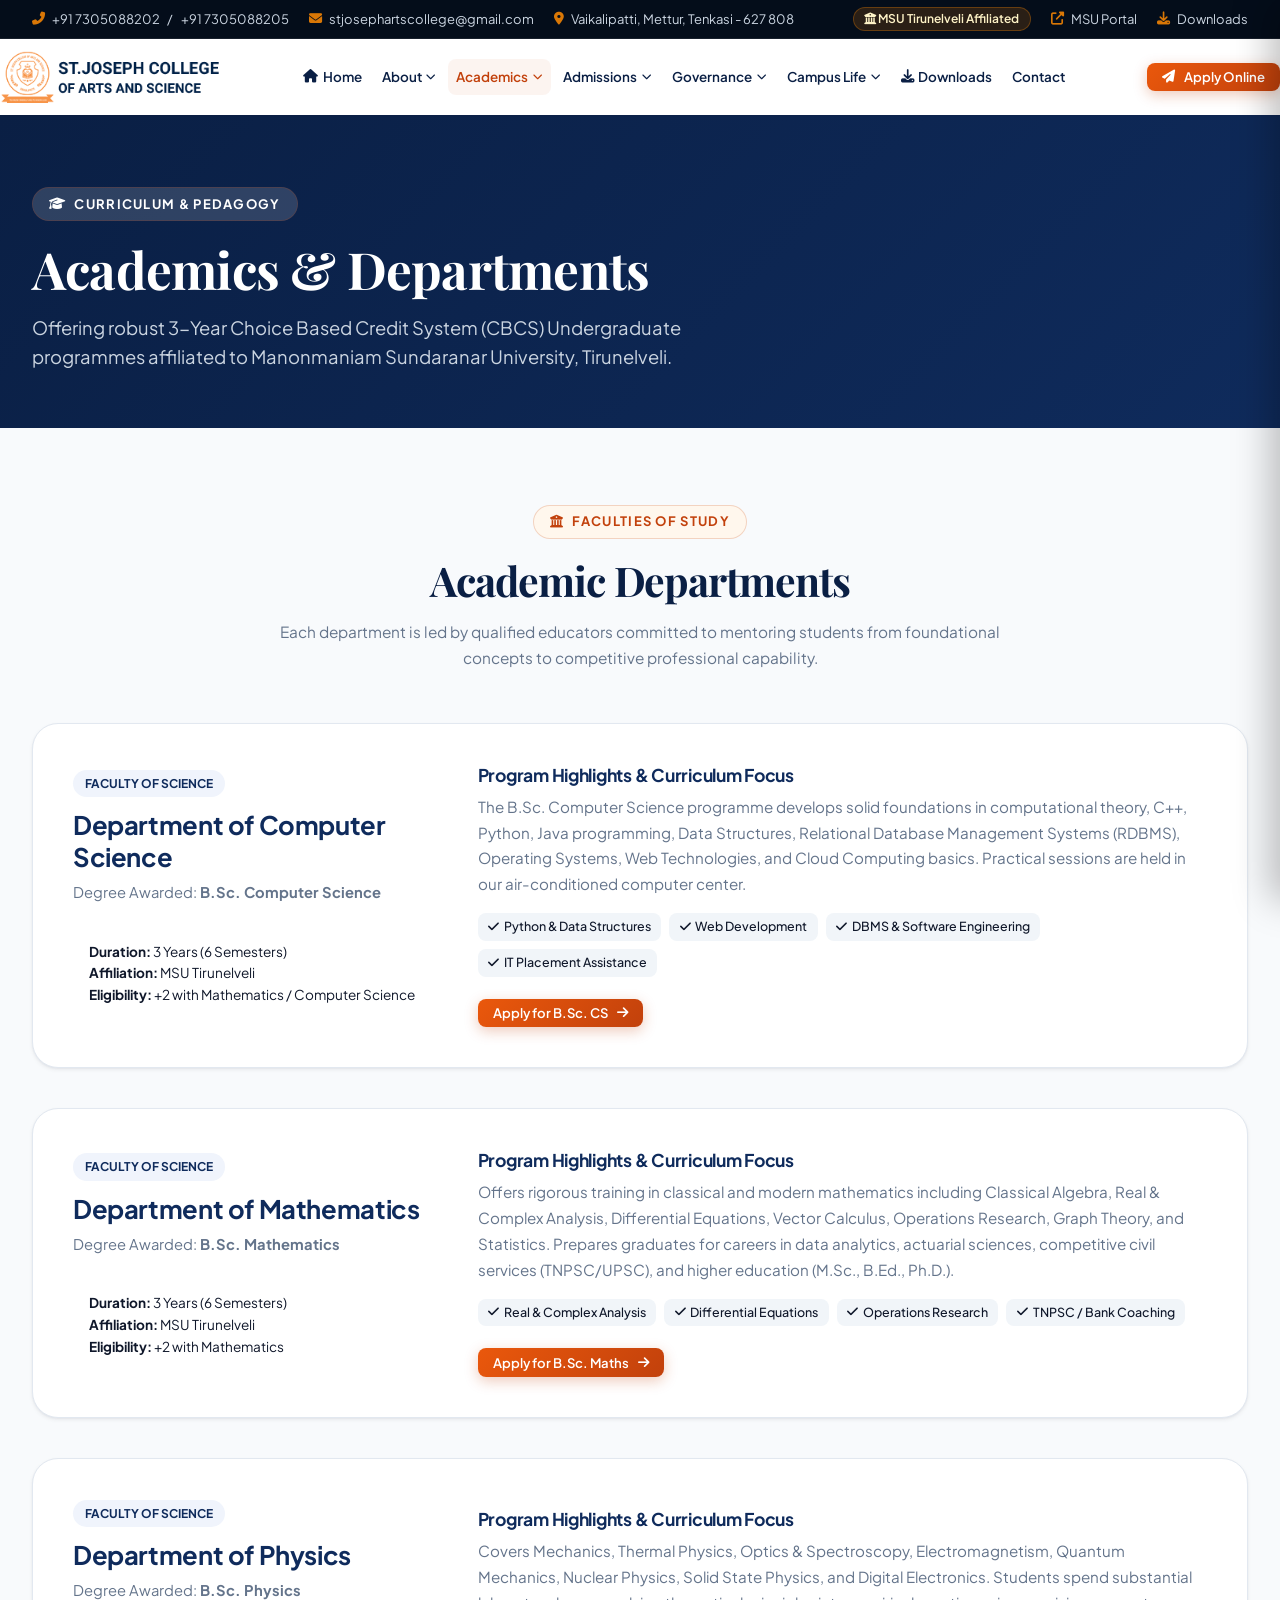
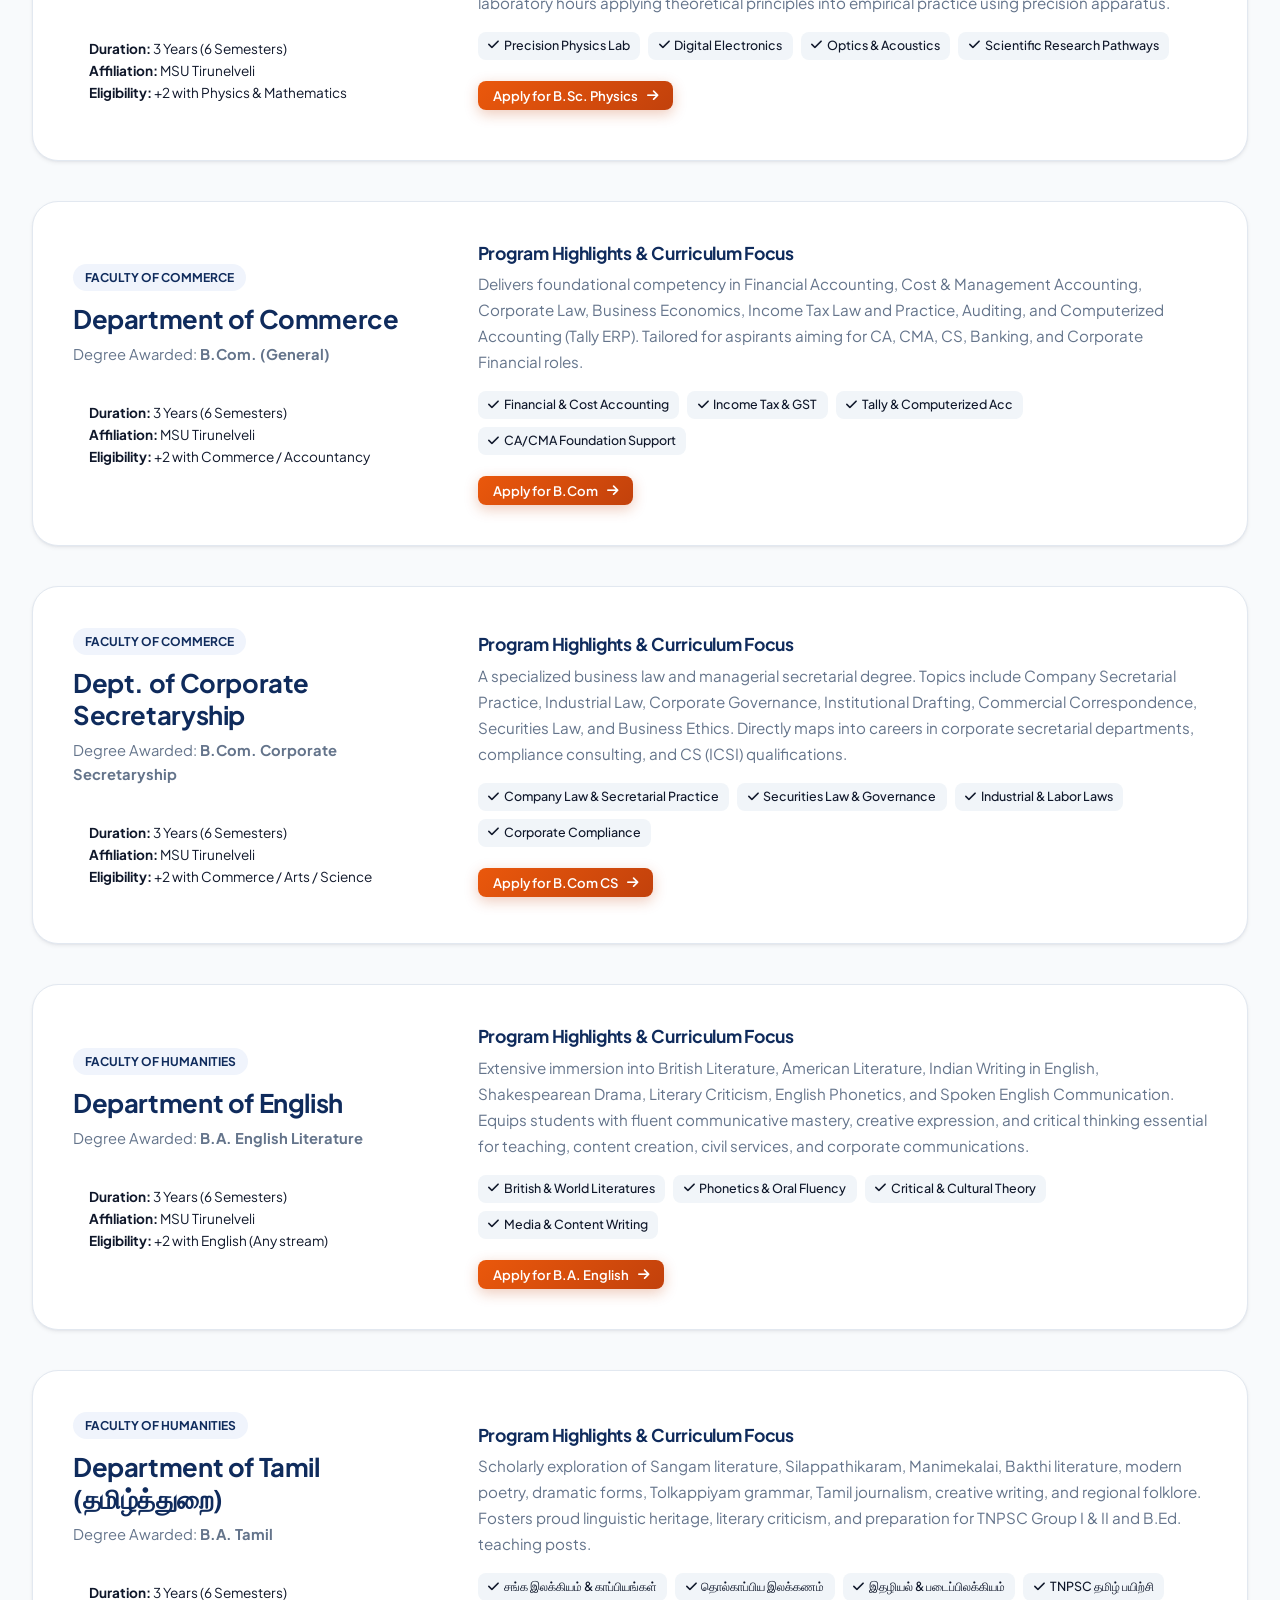
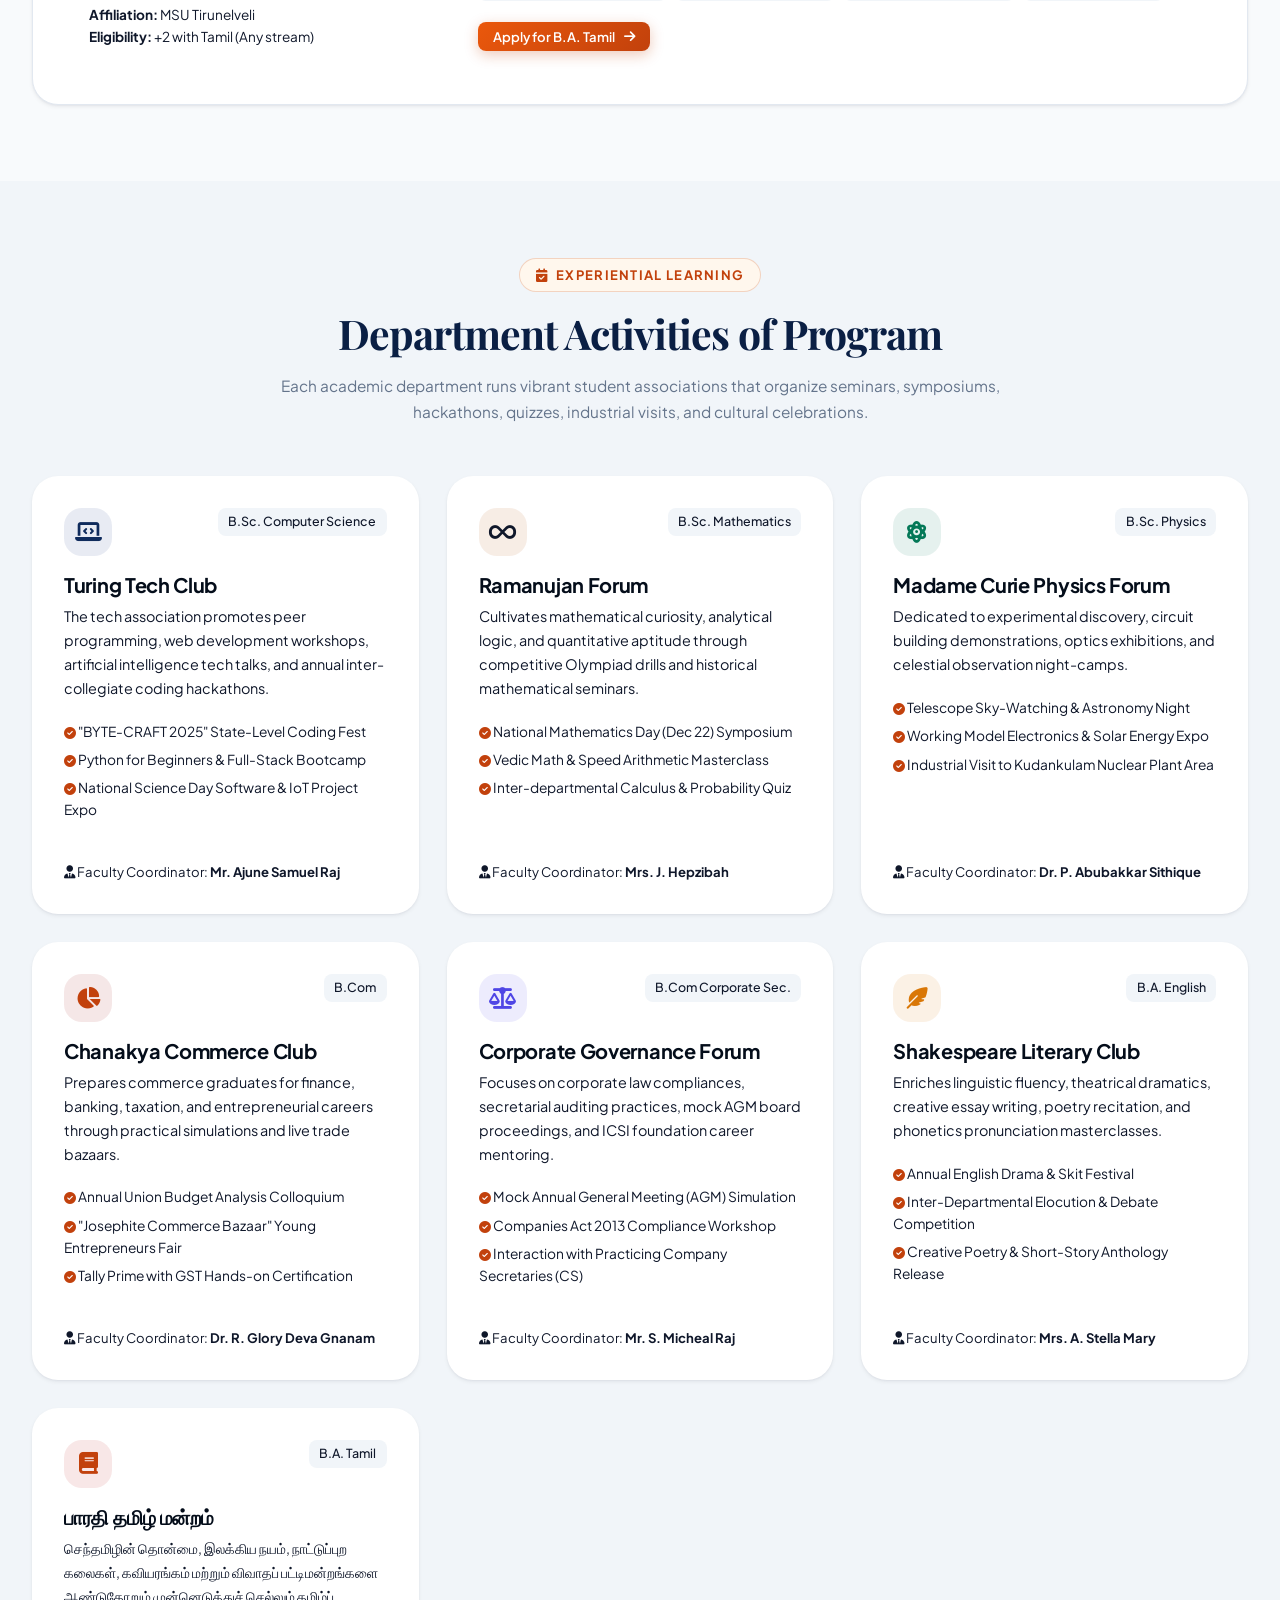
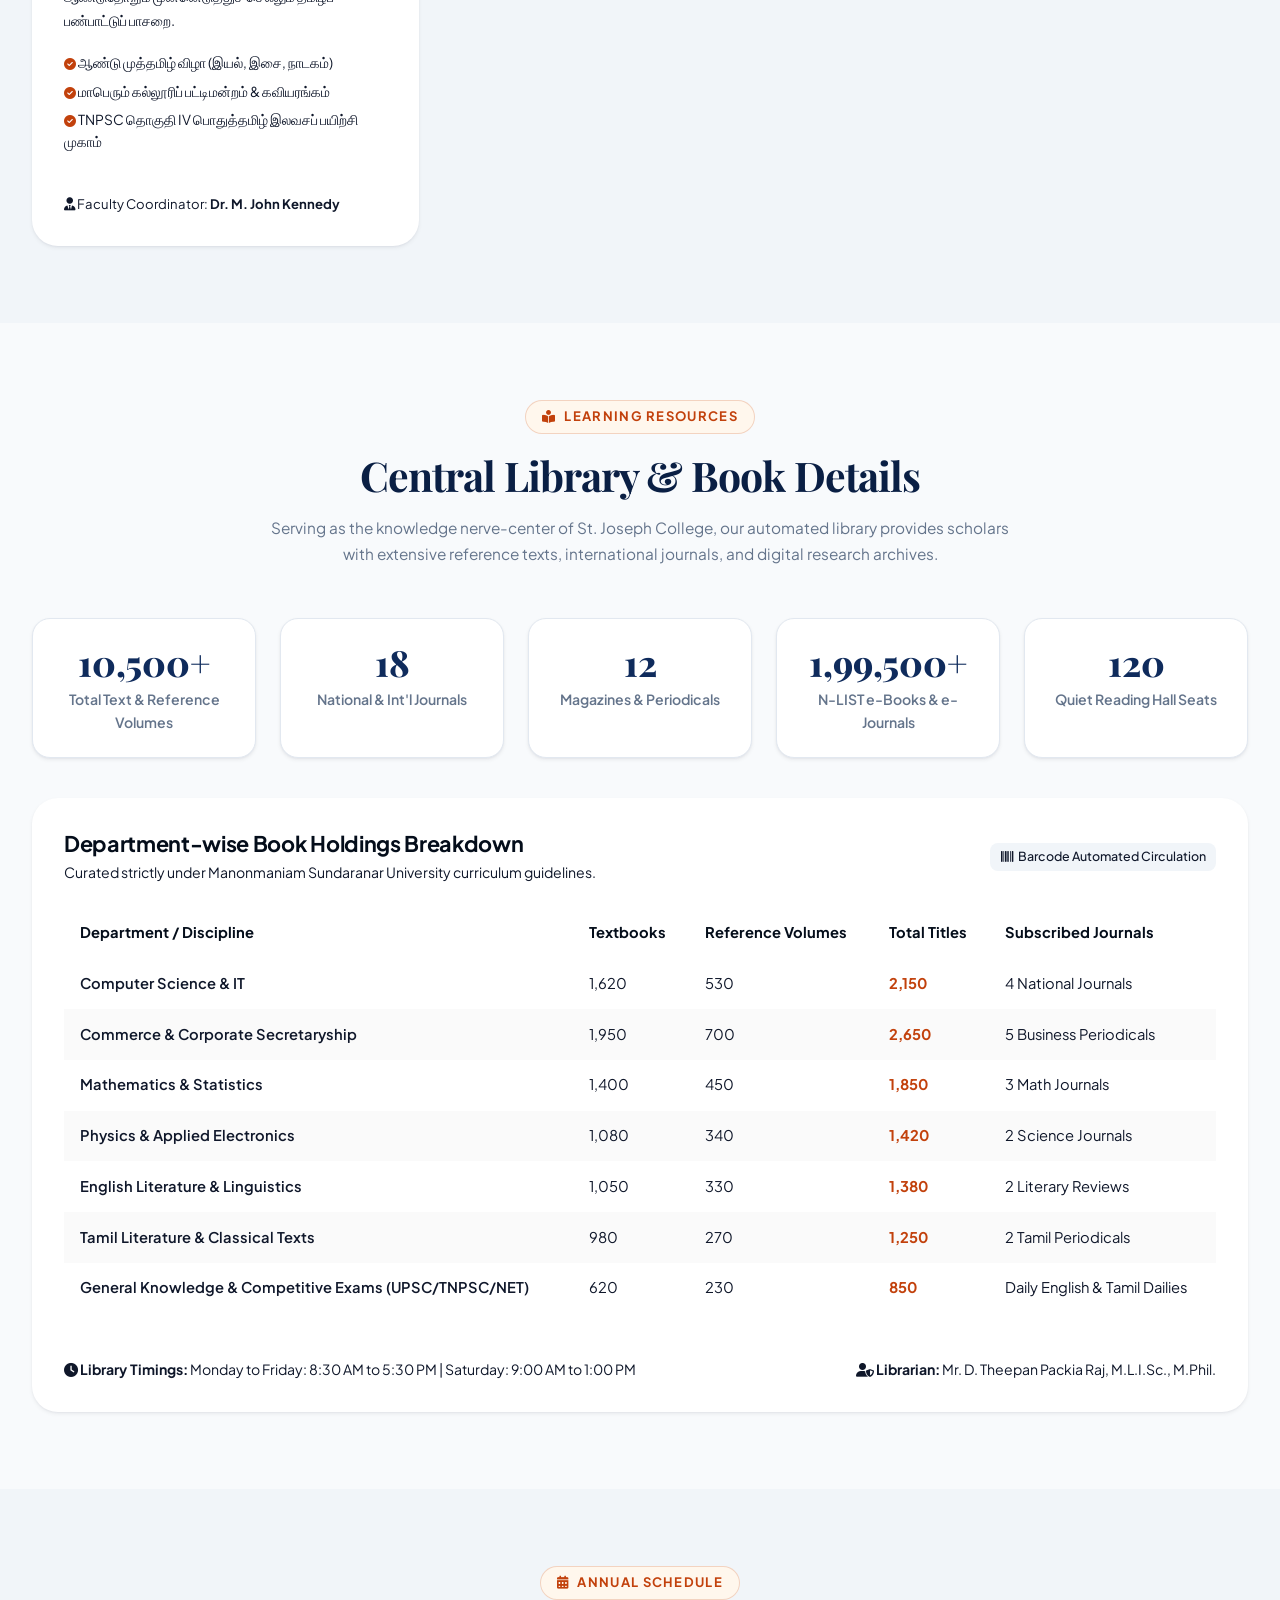
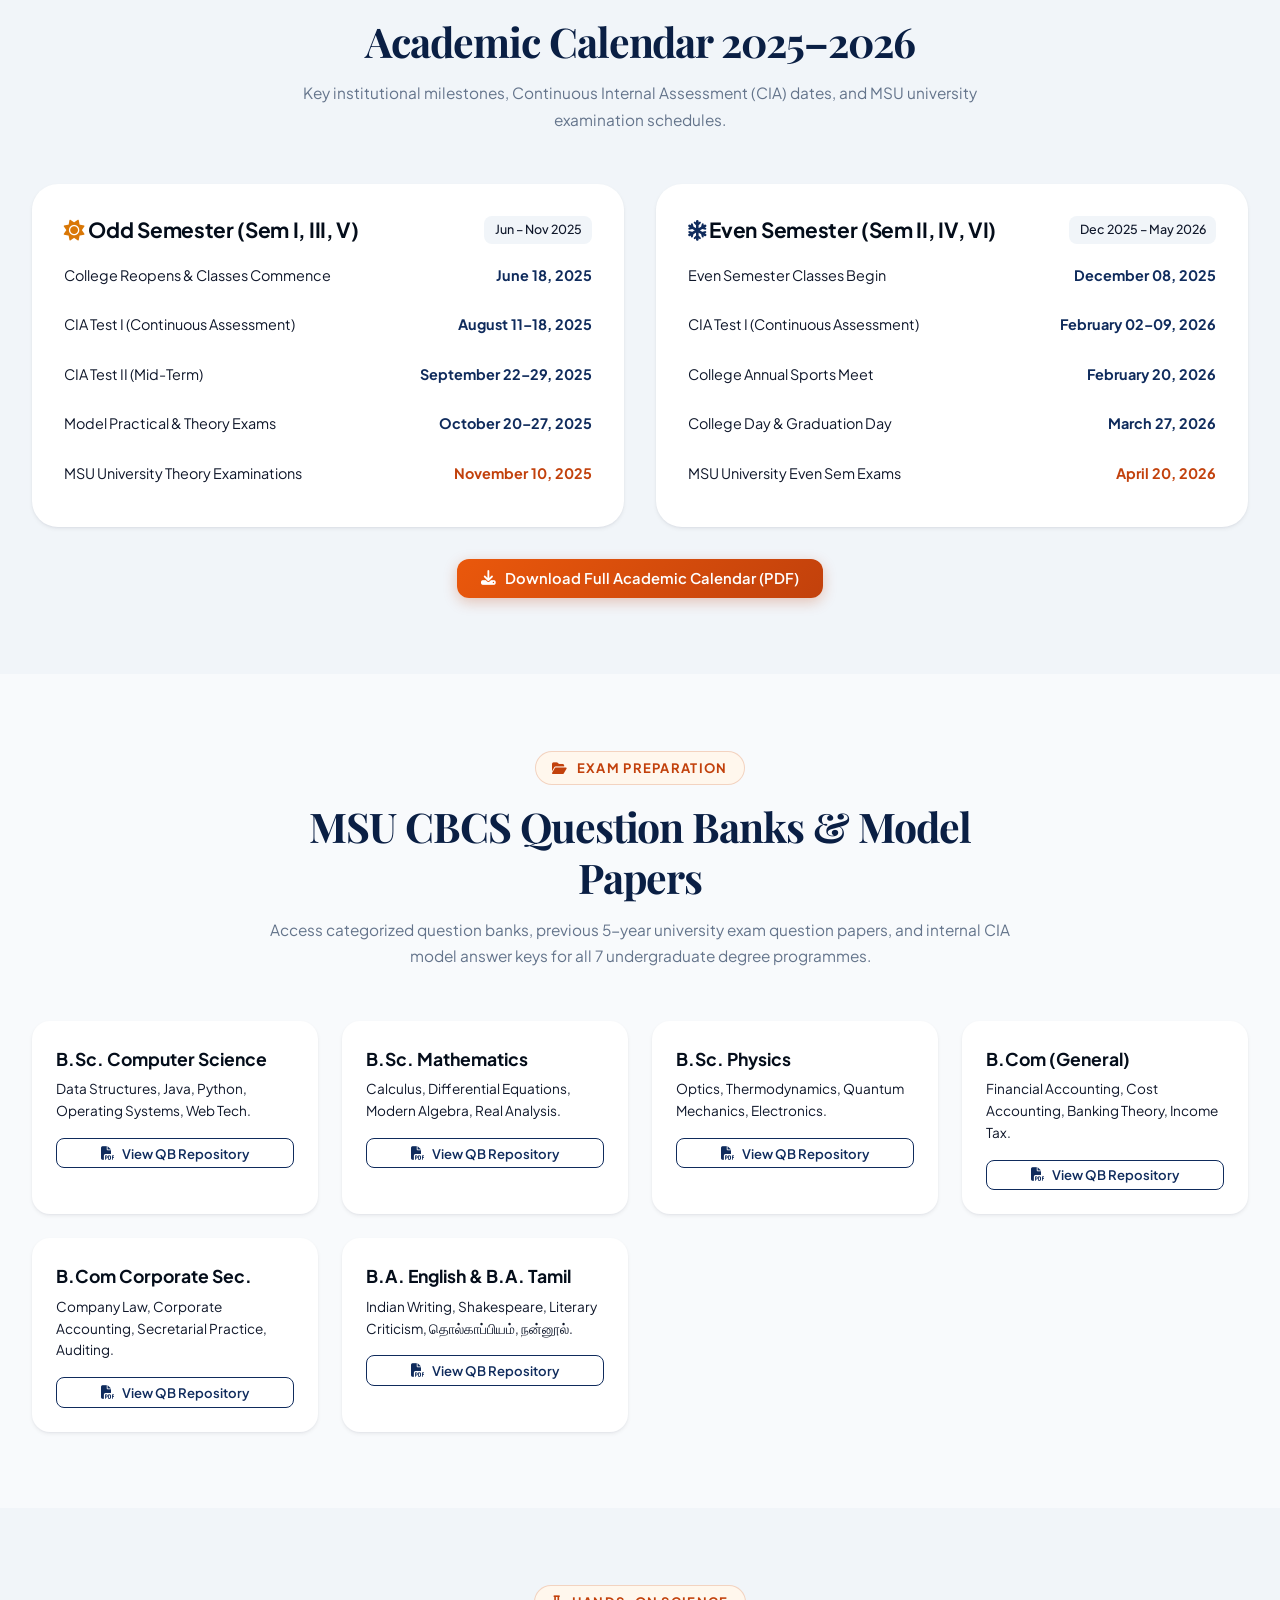
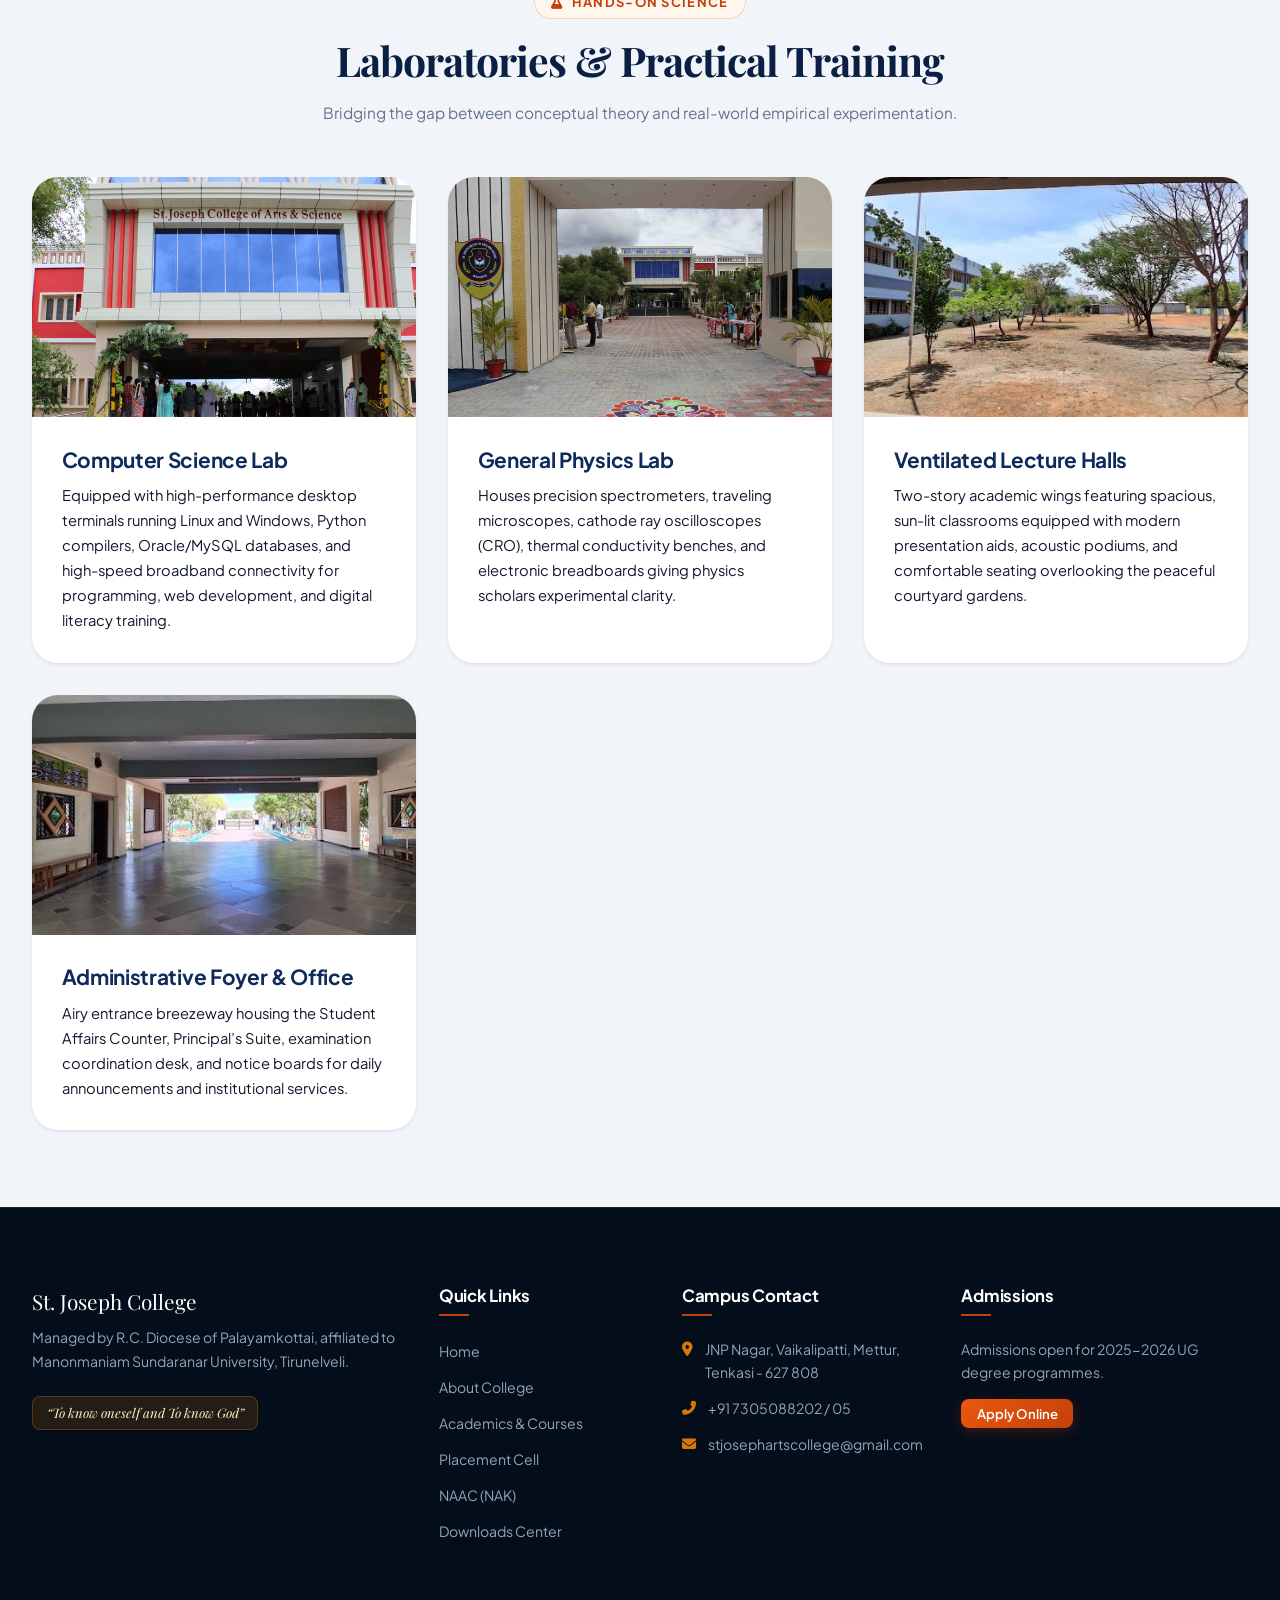
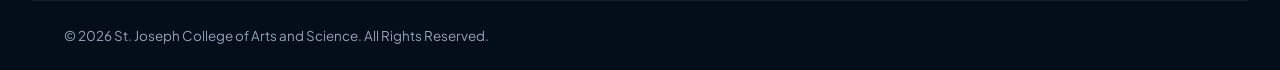
<file: academics.html>
<!DOCTYPE html>
<html lang="en">
<head>
  <meta charset="UTF-8">
  <meta name="viewport" content="width=device-width, initial-scale=1.0">
  <title>Academics &amp; Departments | St. Joseph College of Arts and Science</title>
  <meta name="description" content="Explore undergraduate academic departments, courses, syllabi, laboratories, and library facilities at St. Joseph College of Arts and Science (SJCAS), Tenkasi.">
  <link rel="icon" type="image/png" href="assets/images/logo.png">

  <!-- Google Fonts & Font Awesome -->
  <link rel="preconnect" href="https://fonts.googleapis.com">
  <link rel="preconnect" href="https://fonts.gstatic.com" crossorigin>
  <link href="https://fonts.googleapis.com/css2?family=Inter:wght@300;400;500;600;700;800&family=Playfair+Display:ital,wght@0,600;0,700;0,800;1,600;1,700&display=swap" rel="stylesheet">
  <link rel="stylesheet" href="https://cdnjs.cloudflare.com/ajax/libs/font-awesome/6.5.1/css/all.min.css">
  <link rel="stylesheet" href="assets/css/style.css">
</head>
<body>

  <!-- Top Utility Bar -->
  <aside class="top-bar" aria-label="Utility Links">
    <div class="container">
      <div class="top-bar-left">
        <span class="top-bar-item"><i class="fas fa-phone-alt"></i> <a href="tel:+917305088202">+91 7305088202</a> / <a href="tel:+917305088205">+91 7305088205</a></span>
        <span class="top-bar-item"><i class="fas fa-envelope"></i> <a href="mailto:stjosephartscollege@gmail.com">stjosephartscollege@gmail.com</a></span>
        <span class="top-bar-item"><i class="fas fa-map-marker-alt"></i> Vaikalipatti, Mettur, Tenkasi - 627 808</span>
      </div>
      <div class="top-bar-right">
        <span class="top-bar-badge"><i class="fas fa-university"></i> MSU Tirunelveli Affiliated</span>
        <a href="https://msuniv.ac.in" target="_blank" rel="noopener" class="top-bar-item"><i class="fas fa-external-link-alt"></i> MSU Portal</a>
        <a href="downloads.html" class="top-bar-item"><i class="fas fa-download"></i> Downloads</a>
      </div>
    </div>
  </aside>

  <!-- Header -->
  <header class="main-header">
    <div class="container header-container">
      <a href="index.html" class="brand-wrapper" title="St. Joseph College of Arts and Science">
        <img src="assets/images/logo.png" alt="St. Joseph College of Arts and Science" class="brand-logo">
        <div class="brand-location-badge">
          <span class="loc-place"><i class="fas fa-map-marker-alt"></i> Tenkasi</span>
          <span class="loc-meta">MSU Affiliated</span>
        </div>
      </a>

      <nav class="nav-menu" aria-label="Primary Navigation">
        <div class="nav-item"><a href="index.html" class="nav-link"><i class="fas fa-home"></i> Home</a></div>
        <div class="nav-item">
          <a href="about.html" class="nav-link">About <i class="fas fa-chevron-down"></i></a>
          <div class="dropdown-menu">
            <a href="about.html#about-college" class="dropdown-link"><i class="fas fa-landmark"></i> About College</a>
            <a href="about.html#diocese" class="dropdown-link"><i class="fas fa-cross"></i> Palayamkottai Diocese</a>
            <a href="about.html#vision-mission" class="dropdown-link"><i class="fas fa-compass"></i> Vision &amp; Mission</a>
            <a href="about.html#governing-body" class="dropdown-link"><i class="fas fa-users-cog"></i> Governing Body</a>
          </div>
        </div>
        <div class="nav-item">
          <a href="academics.html" class="nav-link active">Academics <i class="fas fa-chevron-down"></i></a>
          <div class="dropdown-menu">
            <a href="academics.html#departments" class="dropdown-link"><i class="fas fa-graduation-cap"></i> Departments</a>
            <a href="academics.html#ug-courses" class="dropdown-link"><i class="fas fa-book-open"></i> UG Programmes</a>
            <a href="academics.html#activities" class="dropdown-link"><i class="fas fa-users-cog"></i> Department Activities</a>
            <a href="academics.html#library" class="dropdown-link"><i class="fas fa-book-reader"></i> Central Library &amp; Books</a>
            <a href="academics.html#calendar" class="dropdown-link"><i class="fas fa-calendar-check"></i> Academic Calendar</a>
            <a href="academics.html#question-bank" class="dropdown-link"><i class="fas fa-folder-open"></i> Question Bank</a>
            <a href="examinations.html" class="dropdown-link"><i class="fas fa-file-alt"></i> Examinations &amp; MSU</a>
          </div>
        </div>
        <div class="nav-item">
          <a href="admissions.html" class="nav-link">Admissions <i class="fas fa-chevron-down"></i></a>
          <div class="dropdown-menu">
            <a href="admissions.html#admissions-guide" class="dropdown-link"><i class="fas fa-clipboard-list"></i> Admission Guide 2025-26</a>
            <a href="admissions.html#eligibility" class="dropdown-link"><i class="fas fa-check-circle"></i> Eligibility Criteria</a>
            <a href="admissions.html#scholarships" class="dropdown-link"><i class="fas fa-award"></i> Scholarships &amp; Aid</a>
          </div>
        </div>
        <div class="nav-item">
          <a href="governance.html" class="nav-link">Governance <i class="fas fa-chevron-down"></i></a>
          <div class="dropdown-menu">
            <a href="governance.html#anti-ragging" class="dropdown-link"><i class="fas fa-shield-alt"></i> Anti-Ragging Cell</a>
            <a href="governance.html#committees" class="dropdown-link"><i class="fas fa-tasks"></i> College Committees</a>
            <a href="naac.html" class="dropdown-link"><i class="fas fa-certificate"></i> NAAC Accreditation (NAK)</a>
            <a href="grievance.html" class="dropdown-link"><i class="fas fa-balance-scale"></i> Grievance Redressal</a>
          </div>
        </div>
        <div class="nav-item">
          <a href="campus-life.html" class="nav-link">Campus Life <i class="fas fa-chevron-down"></i></a>
          <div class="dropdown-menu">
            <a href="campus-life.html#achievements" class="dropdown-link"><i class="fas fa-trophy"></i> Students Achievements</a>
            <a href="campus-life.html#magazine" class="dropdown-link"><i class="fas fa-book"></i> College Magazine</a>
            <a href="campus-life.html#media" class="dropdown-link"><i class="fas fa-newspaper"></i> Media Options</a>
            <a href="placement.html" class="dropdown-link"><i class="fas fa-briefcase"></i> Placement Cell</a>
            <a href="transport.html" class="dropdown-link"><i class="fas fa-bus"></i> Bus Routes</a>
            <a href="campus-life.html#gallery" class="dropdown-link"><i class="fas fa-images"></i> Photo Gallery</a>
          </div>
        </div>
        <div class="nav-item"><a href="downloads.html" class="nav-link"><i class="fas fa-download"></i> Downloads</a></div>
        <div class="nav-item"><a href="contact.html" class="nav-link">Contact</a></div>
      </nav>

      <div class="header-actions">
        <a href="https://docs.google.com/forms/d/e/1FAIpQLScLhklakSKkZHLRGe_U0IObBUgWUsLnIZfnJ0RVahQJ35N6Jw/viewform" target="_blank" class="btn btn-secondary btn-sm">
          <i class="fas fa-paper-plane"></i> Apply Online
        </a>
        <button class="mobile-toggle" aria-label="Toggle Mobile Menu"><i class="fas fa-bars"></i></button>
      </div>
    </div>
  </header>

  <!-- Mobile Drawer -->
  <div class="mobile-drawer-overlay"></div>
  <aside class="mobile-drawer" aria-label="Mobile Navigation Drawer">
    <div class="drawer-header">
      <img src="assets/images/logo.png" alt="SJCAS" class="drawer-logo">
      <button class="drawer-close" aria-label="Close menu"><i class="fas fa-times"></i></button>
    </div>
    <div class="drawer-body">
      <div class="drawer-nav-item"><a href="index.html" class="drawer-nav-link"><span><i class="fas fa-home"></i> Home</span></a></div>
      <div class="drawer-nav-item"><a href="about.html" class="drawer-nav-link"><span><i class="fas fa-university"></i> About College</span></a></div>
      <div class="drawer-nav-item"><a href="academics.html" class="drawer-nav-link" style="color: var(--crimson-primary);"><span><i class="fas fa-graduation-cap"></i> Academics</span></a></div>
      <div class="drawer-nav-item"><a href="admissions.html" class="drawer-nav-link"><span><i class="fas fa-user-graduate"></i> Admissions</span></a></div>
      <div class="drawer-nav-item"><a href="governance.html" class="drawer-nav-link"><span><i class="fas fa-balance-scale"></i> Governance</span></a></div>
      <div class="drawer-nav-item"><a href="naac.html" class="drawer-nav-link"><span><i class="fas fa-certificate"></i> NAAC (NAK)</span></a></div>
      <div class="drawer-nav-item"><a href="placement.html" class="drawer-nav-link"><span><i class="fas fa-briefcase"></i> Placement Cell</span></a></div>
      <div class="drawer-nav-item"><a href="campus-life.html" class="drawer-nav-link"><span><i class="fas fa-basketball-ball"></i> Campus Life</span></a></div>
      <div class="drawer-nav-item"><a href="downloads.html" class="drawer-nav-link"><span><i class="fas fa-download"></i> Downloads Center</span></a></div>
      <div class="drawer-nav-item"><a href="contact.html" class="drawer-nav-link"><span><i class="fas fa-map-marked-alt"></i> Contact Us</span></a></div>
    </div>
    <div class="drawer-footer">
      <a href="https://docs.google.com/forms/d/e/1FAIpQLScLhklakSKkZHLRGe_U0IObBUgWUsLnIZfnJ0RVahQJ35N6Jw/viewform" target="_blank" class="btn btn-secondary" style="width: 100%;">Apply Online</a>
    </div>
  </aside>

  <!-- Page Banner -->
  <div style="background: linear-gradient(135deg, var(--color-primary-dark) 0%, var(--color-primary) 100%); color: #ffffff; padding: 4.5rem 0 3.5rem 0;">
    <div class="container">
      <span class="section-tag" style="background: rgba(255,255,255,0.15); color: #ffffff;">
        <i class="fas fa-graduation-cap"></i> Curriculum &amp; Pedagogy
      </span>
      <h1 style="font-family: var(--font-serif); font-size: clamp(2.2rem, 4vw, 3.25rem); color: #ffffff; margin-bottom: 0.75rem;">
        Academics &amp; Departments
      </h1>
      <p style="color: #cbd5e1; font-size: 1.15rem; max-width: 720px;">
        Offering robust 3-Year Choice Based Credit System (CBCS) Undergraduate programmes affiliated to Manonmaniam Sundaranar University, Tirunelveli.
      </p>
    </div>
  </div>

  <!-- Departments Overview -->
  <section class="section" id="departments">
    <div class="container">
      <div class="section-header">
        <span class="section-tag"><i class="fas fa-university"></i> Faculties of Study</span>
        <h2 class="section-title">Academic Departments</h2>
        <p class="section-desc">Each department is led by qualified educators committed to mentoring students from foundational concepts to competitive professional capability.</p>
      </div>

      <!-- Department Cards Stack -->
      <div style="display: flex; flex-direction: column; gap: 2.5rem;" id="ug-courses">

        <!-- 1. Computer Science -->
        <div style="background: #ffffff; border: 1px solid var(--color-border); border-radius: var(--radius-xl); padding: 2.5rem; box-shadow: var(--shadow-sm); display: grid; grid-template-columns: 1fr 2fr; gap: 2.5rem; align-items: center;">
          <div>
            <span class="course-dept-tag" style="margin-bottom: 0.75rem; display: inline-block;">Faculty of Science</span>
            <h3 style="font-size: 1.6rem; color: var(--color-primary); margin-bottom: 0.5rem;">Department of Computer Science</h3>
            <p style="font-size: 0.92rem; color: var(--color-text-muted); margin-bottom: 1.25rem;">Degree Awarded: <strong>B.Sc. Computer Science</strong></p>
            <div style="background-color: var(--color-surface-soft); padding: 1rem; border-radius: var(--radius-md); font-size: 0.85rem;">
              <div><strong>Duration:</strong> 3 Years (6 Semesters)</div>
              <div><strong>Affiliation:</strong> MSU Tirunelveli</div>
              <div><strong>Eligibility:</strong> +2 with Mathematics / Computer Science</div>
            </div>
          </div>
          <div>
            <h4 style="font-size: 1.1rem; color: var(--color-primary); margin-bottom: 0.5rem;">Program Highlights &amp; Curriculum Focus</h4>
            <p style="color: var(--color-text-muted); font-size: 0.95rem; line-height: 1.7; margin-bottom: 1rem;">
              The B.Sc. Computer Science programme develops solid foundations in computational theory, C++, Python, Java programming, Data Structures, Relational Database Management Systems (RDBMS), Operating Systems, Web Technologies, and Cloud Computing basics. Practical sessions are held in our air-conditioned computer center.
            </p>
            <div class="course-meta-tags">
              <span class="meta-pill"><i class="fas fa-check"></i> Python &amp; Data Structures</span>
              <span class="meta-pill"><i class="fas fa-check"></i> Web Development</span>
              <span class="meta-pill"><i class="fas fa-check"></i> DBMS &amp; Software Engineering</span>
              <span class="meta-pill"><i class="fas fa-check"></i> IT Placement Assistance</span>
            </div>
            <div style="margin-top: 1.25rem;">
              <a href="https://docs.google.com/forms/d/e/1FAIpQLScLhklakSKkZHLRGe_U0IObBUgWUsLnIZfnJ0RVahQJ35N6Jw/viewform" target="_blank" class="btn btn-secondary btn-sm">
                Apply for B.Sc. CS <i class="fas fa-arrow-right"></i>
              </a>
            </div>
          </div>
        </div>

        <!-- 2. Mathematics -->
        <div style="background: #ffffff; border: 1px solid var(--color-border); border-radius: var(--radius-xl); padding: 2.5rem; box-shadow: var(--shadow-sm); display: grid; grid-template-columns: 1fr 2fr; gap: 2.5rem; align-items: center;">
          <div>
            <span class="course-dept-tag" style="margin-bottom: 0.75rem; display: inline-block;">Faculty of Science</span>
            <h3 style="font-size: 1.6rem; color: var(--color-primary); margin-bottom: 0.5rem;">Department of Mathematics</h3>
            <p style="font-size: 0.92rem; color: var(--color-text-muted); margin-bottom: 1.25rem;">Degree Awarded: <strong>B.Sc. Mathematics</strong></p>
            <div style="background-color: var(--color-surface-soft); padding: 1rem; border-radius: var(--radius-md); font-size: 0.85rem;">
              <div><strong>Duration:</strong> 3 Years (6 Semesters)</div>
              <div><strong>Affiliation:</strong> MSU Tirunelveli</div>
              <div><strong>Eligibility:</strong> +2 with Mathematics</div>
            </div>
          </div>
          <div>
            <h4 style="font-size: 1.1rem; color: var(--color-primary); margin-bottom: 0.5rem;">Program Highlights &amp; Curriculum Focus</h4>
            <p style="color: var(--color-text-muted); font-size: 0.95rem; line-height: 1.7; margin-bottom: 1rem;">
              Offers rigorous training in classical and modern mathematics including Classical Algebra, Real &amp; Complex Analysis, Differential Equations, Vector Calculus, Operations Research, Graph Theory, and Statistics. Prepares graduates for careers in data analytics, actuarial sciences, competitive civil services (TNPSC/UPSC), and higher education (M.Sc., B.Ed., Ph.D.).
            </p>
            <div class="course-meta-tags">
              <span class="meta-pill"><i class="fas fa-check"></i> Real &amp; Complex Analysis</span>
              <span class="meta-pill"><i class="fas fa-check"></i> Differential Equations</span>
              <span class="meta-pill"><i class="fas fa-check"></i> Operations Research</span>
              <span class="meta-pill"><i class="fas fa-check"></i> TNPSC / Bank Coaching</span>
            </div>
            <div style="margin-top: 1.25rem;">
              <a href="https://docs.google.com/forms/d/e/1FAIpQLScLhklakSKkZHLRGe_U0IObBUgWUsLnIZfnJ0RVahQJ35N6Jw/viewform" target="_blank" class="btn btn-secondary btn-sm">
                Apply for B.Sc. Maths <i class="fas fa-arrow-right"></i>
              </a>
            </div>
          </div>
        </div>

        <!-- 3. Physics -->
        <div style="background: #ffffff; border: 1px solid var(--color-border); border-radius: var(--radius-xl); padding: 2.5rem; box-shadow: var(--shadow-sm); display: grid; grid-template-columns: 1fr 2fr; gap: 2.5rem; align-items: center;">
          <div>
            <span class="course-dept-tag" style="margin-bottom: 0.75rem; display: inline-block;">Faculty of Science</span>
            <h3 style="font-size: 1.6rem; color: var(--color-primary); margin-bottom: 0.5rem;">Department of Physics</h3>
            <p style="font-size: 0.92rem; color: var(--color-text-muted); margin-bottom: 1.25rem;">Degree Awarded: <strong>B.Sc. Physics</strong></p>
            <div style="background-color: var(--color-surface-soft); padding: 1rem; border-radius: var(--radius-md); font-size: 0.85rem;">
              <div><strong>Duration:</strong> 3 Years (6 Semesters)</div>
              <div><strong>Affiliation:</strong> MSU Tirunelveli</div>
              <div><strong>Eligibility:</strong> +2 with Physics &amp; Mathematics</div>
            </div>
          </div>
          <div>
            <h4 style="font-size: 1.1rem; color: var(--color-primary); margin-bottom: 0.5rem;">Program Highlights &amp; Curriculum Focus</h4>
            <p style="color: var(--color-text-muted); font-size: 0.95rem; line-height: 1.7; margin-bottom: 1rem;">
              Covers Mechanics, Thermal Physics, Optics &amp; Spectroscopy, Electromagnetism, Quantum Mechanics, Nuclear Physics, Solid State Physics, and Digital Electronics. Students spend substantial laboratory hours applying theoretical principles into empirical practice using precision apparatus.
            </p>
            <div class="course-meta-tags">
              <span class="meta-pill"><i class="fas fa-check"></i> Precision Physics Lab</span>
              <span class="meta-pill"><i class="fas fa-check"></i> Digital Electronics</span>
              <span class="meta-pill"><i class="fas fa-check"></i> Optics &amp; Acoustics</span>
              <span class="meta-pill"><i class="fas fa-check"></i> Scientific Research Pathways</span>
            </div>
            <div style="margin-top: 1.25rem;">
              <a href="https://docs.google.com/forms/d/e/1FAIpQLScLhklakSKkZHLRGe_U0IObBUgWUsLnIZfnJ0RVahQJ35N6Jw/viewform" target="_blank" class="btn btn-secondary btn-sm">
                Apply for B.Sc. Physics <i class="fas fa-arrow-right"></i>
              </a>
            </div>
          </div>
        </div>

        <!-- 4. Commerce -->
        <div style="background: #ffffff; border: 1px solid var(--color-border); border-radius: var(--radius-xl); padding: 2.5rem; box-shadow: var(--shadow-sm); display: grid; grid-template-columns: 1fr 2fr; gap: 2.5rem; align-items: center;">
          <div>
            <span class="course-dept-tag" style="margin-bottom: 0.75rem; display: inline-block;">Faculty of Commerce</span>
            <h3 style="font-size: 1.6rem; color: var(--color-primary); margin-bottom: 0.5rem;">Department of Commerce</h3>
            <p style="font-size: 0.92rem; color: var(--color-text-muted); margin-bottom: 1.25rem;">Degree Awarded: <strong>B.Com. (General)</strong></p>
            <div style="background-color: var(--color-surface-soft); padding: 1rem; border-radius: var(--radius-md); font-size: 0.85rem;">
              <div><strong>Duration:</strong> 3 Years (6 Semesters)</div>
              <div><strong>Affiliation:</strong> MSU Tirunelveli</div>
              <div><strong>Eligibility:</strong> +2 with Commerce / Accountancy</div>
            </div>
          </div>
          <div>
            <h4 style="font-size: 1.1rem; color: var(--color-primary); margin-bottom: 0.5rem;">Program Highlights &amp; Curriculum Focus</h4>
            <p style="color: var(--color-text-muted); font-size: 0.95rem; line-height: 1.7; margin-bottom: 1rem;">
              Delivers foundational competency in Financial Accounting, Cost &amp; Management Accounting, Corporate Law, Business Economics, Income Tax Law and Practice, Auditing, and Computerized Accounting (Tally ERP). Tailored for aspirants aiming for CA, CMA, CS, Banking, and Corporate Financial roles.
            </p>
            <div class="course-meta-tags">
              <span class="meta-pill"><i class="fas fa-check"></i> Financial &amp; Cost Accounting</span>
              <span class="meta-pill"><i class="fas fa-check"></i> Income Tax &amp; GST</span>
              <span class="meta-pill"><i class="fas fa-check"></i> Tally &amp; Computerized Acc</span>
              <span class="meta-pill"><i class="fas fa-check"></i> CA/CMA Foundation Support</span>
            </div>
            <div style="margin-top: 1.25rem;">
              <a href="https://docs.google.com/forms/d/e/1FAIpQLScLhklakSKkZHLRGe_U0IObBUgWUsLnIZfnJ0RVahQJ35N6Jw/viewform" target="_blank" class="btn btn-secondary btn-sm">
                Apply for B.Com <i class="fas fa-arrow-right"></i>
              </a>
            </div>
          </div>
        </div>

        <!-- 5. Corporate Secretaryship -->
        <div style="background: #ffffff; border: 1px solid var(--color-border); border-radius: var(--radius-xl); padding: 2.5rem; box-shadow: var(--shadow-sm); display: grid; grid-template-columns: 1fr 2fr; gap: 2.5rem; align-items: center;">
          <div>
            <span class="course-dept-tag" style="margin-bottom: 0.75rem; display: inline-block;">Faculty of Commerce</span>
            <h3 style="font-size: 1.6rem; color: var(--color-primary); margin-bottom: 0.5rem;">Dept. of Corporate Secretaryship</h3>
            <p style="font-size: 0.92rem; color: var(--color-text-muted); margin-bottom: 1.25rem;">Degree Awarded: <strong>B.Com. Corporate Secretaryship</strong></p>
            <div style="background-color: var(--color-surface-soft); padding: 1rem; border-radius: var(--radius-md); font-size: 0.85rem;">
              <div><strong>Duration:</strong> 3 Years (6 Semesters)</div>
              <div><strong>Affiliation:</strong> MSU Tirunelveli</div>
              <div><strong>Eligibility:</strong> +2 with Commerce / Arts / Science</div>
            </div>
          </div>
          <div>
            <h4 style="font-size: 1.1rem; color: var(--color-primary); margin-bottom: 0.5rem;">Program Highlights &amp; Curriculum Focus</h4>
            <p style="color: var(--color-text-muted); font-size: 0.95rem; line-height: 1.7; margin-bottom: 1rem;">
              A specialized business law and managerial secretarial degree. Topics include Company Secretarial Practice, Industrial Law, Corporate Governance, Institutional Drafting, Commercial Correspondence, Securities Law, and Business Ethics. Directly maps into careers in corporate secretarial departments, compliance consulting, and CS (ICSI) qualifications.
            </p>
            <div class="course-meta-tags">
              <span class="meta-pill"><i class="fas fa-check"></i> Company Law &amp; Secretarial Practice</span>
              <span class="meta-pill"><i class="fas fa-check"></i> Securities Law &amp; Governance</span>
              <span class="meta-pill"><i class="fas fa-check"></i> Industrial &amp; Labor Laws</span>
              <span class="meta-pill"><i class="fas fa-check"></i> Corporate Compliance</span>
            </div>
            <div style="margin-top: 1.25rem;">
              <a href="https://docs.google.com/forms/d/e/1FAIpQLScLhklakSKkZHLRGe_U0IObBUgWUsLnIZfnJ0RVahQJ35N6Jw/viewform" target="_blank" class="btn btn-secondary btn-sm">
                Apply for B.Com CS <i class="fas fa-arrow-right"></i>
              </a>
            </div>
          </div>
        </div>

        <!-- 6. English -->
        <div style="background: #ffffff; border: 1px solid var(--color-border); border-radius: var(--radius-xl); padding: 2.5rem; box-shadow: var(--shadow-sm); display: grid; grid-template-columns: 1fr 2fr; gap: 2.5rem; align-items: center;">
          <div>
            <span class="course-dept-tag" style="margin-bottom: 0.75rem; display: inline-block;">Faculty of Humanities</span>
            <h3 style="font-size: 1.6rem; color: var(--color-primary); margin-bottom: 0.5rem;">Department of English</h3>
            <p style="font-size: 0.92rem; color: var(--color-text-muted); margin-bottom: 1.25rem;">Degree Awarded: <strong>B.A. English Literature</strong></p>
            <div style="background-color: var(--color-surface-soft); padding: 1rem; border-radius: var(--radius-md); font-size: 0.85rem;">
              <div><strong>Duration:</strong> 3 Years (6 Semesters)</div>
              <div><strong>Affiliation:</strong> MSU Tirunelveli</div>
              <div><strong>Eligibility:</strong> +2 with English (Any stream)</div>
            </div>
          </div>
          <div>
            <h4 style="font-size: 1.1rem; color: var(--color-primary); margin-bottom: 0.5rem;">Program Highlights &amp; Curriculum Focus</h4>
            <p style="color: var(--color-text-muted); font-size: 0.95rem; line-height: 1.7; margin-bottom: 1rem;">
              Extensive immersion into British Literature, American Literature, Indian Writing in English, Shakespearean Drama, Literary Criticism, English Phonetics, and Spoken English Communication. Equips students with fluent communicative mastery, creative expression, and critical thinking essential for teaching, content creation, civil services, and corporate communications.
            </p>
            <div class="course-meta-tags">
              <span class="meta-pill"><i class="fas fa-check"></i> British &amp; World Literatures</span>
              <span class="meta-pill"><i class="fas fa-check"></i> Phonetics &amp; Oral Fluency</span>
              <span class="meta-pill"><i class="fas fa-check"></i> Critical &amp; Cultural Theory</span>
              <span class="meta-pill"><i class="fas fa-check"></i> Media &amp; Content Writing</span>
            </div>
            <div style="margin-top: 1.25rem;">
              <a href="https://docs.google.com/forms/d/e/1FAIpQLScLhklakSKkZHLRGe_U0IObBUgWUsLnIZfnJ0RVahQJ35N6Jw/viewform" target="_blank" class="btn btn-secondary btn-sm">
                Apply for B.A. English <i class="fas fa-arrow-right"></i>
              </a>
            </div>
          </div>
        </div>

        <!-- 7. Tamil -->
        <div style="background: #ffffff; border: 1px solid var(--color-border); border-radius: var(--radius-xl); padding: 2.5rem; box-shadow: var(--shadow-sm); display: grid; grid-template-columns: 1fr 2fr; gap: 2.5rem; align-items: center;">
          <div>
            <span class="course-dept-tag" style="margin-bottom: 0.75rem; display: inline-block;">Faculty of Humanities</span>
            <h3 style="font-size: 1.6rem; color: var(--color-primary); margin-bottom: 0.5rem;">Department of Tamil (தமிழ்த்துறை)</h3>
            <p style="font-size: 0.92rem; color: var(--color-text-muted); margin-bottom: 1.25rem;">Degree Awarded: <strong>B.A. Tamil</strong></p>
            <div style="background-color: var(--color-surface-soft); padding: 1rem; border-radius: var(--radius-md); font-size: 0.85rem;">
              <div><strong>Duration:</strong> 3 Years (6 Semesters)</div>
              <div><strong>Affiliation:</strong> MSU Tirunelveli</div>
              <div><strong>Eligibility:</strong> +2 with Tamil (Any stream)</div>
            </div>
          </div>
          <div>
            <h4 style="font-size: 1.1rem; color: var(--color-primary); margin-bottom: 0.5rem;">Program Highlights &amp; Curriculum Focus</h4>
            <p style="color: var(--color-text-muted); font-size: 0.95rem; line-height: 1.7; margin-bottom: 1rem;">
              Scholarly exploration of Sangam literature, Silappathikaram, Manimekalai, Bakthi literature, modern poetry, dramatic forms, Tolkappiyam grammar, Tamil journalism, creative writing, and regional folklore. Fosters proud linguistic heritage, literary criticism, and preparation for TNPSC Group I &amp; II and B.Ed. teaching posts.
            </p>
            <div class="course-meta-tags">
              <span class="meta-pill"><i class="fas fa-check"></i> சங்க இலக்கியம் &amp; காப்பியங்கள்</span>
              <span class="meta-pill"><i class="fas fa-check"></i> தொல்காப்பிய இலக்கணம்</span>
              <span class="meta-pill"><i class="fas fa-check"></i> இதழியல் &amp; படைப்பிலக்கியம்</span>
              <span class="meta-pill"><i class="fas fa-check"></i> TNPSC தமிழ் பயிற்சி</span>
            </div>
            <div style="margin-top: 1.25rem;">
              <a href="https://docs.google.com/forms/d/e/1FAIpQLScLhklakSKkZHLRGe_U0IObBUgWUsLnIZfnJ0RVahQJ35N6Jw/viewform" target="_blank" class="btn btn-secondary btn-sm">
                Apply for B.A. Tamil <i class="fas fa-arrow-right"></i>
              </a>
            </div>
          </div>
        </div>

      </div>
    </div>
  </section>

  <!-- Department Activities of Program -->
  <section class="section section-soft" id="activities">
    <div class="container">
      <div class="section-header">
        <span class="section-tag"><i class="fas fa-calendar-check"></i> Experiential Learning</span>
        <h2 class="section-title">Department Activities of Program</h2>
        <p class="section-desc">Each academic department runs vibrant student associations that organize seminars, symposiums, hackathons, quizzes, industrial visits, and cultural celebrations.</p>
      </div>

      <div style="display: grid; grid-template-columns: repeat(auto-fit, minmax(320px, 1fr)); gap: 1.75rem;">
        
        <!-- 1. Turing Tech Club (CS) -->
        <div style="background: #ffffff; border: 1px solid var(--navy-surface-border); border-radius: var(--radius-xl); padding: 2rem; box-shadow: var(--shadow-sm); display: flex; flex-direction: column; justify-content: space-between;">
          <div>
            <div style="display: flex; justify-content: space-between; align-items: flex-start; margin-bottom: 1rem;">
              <div style="width: 48px; height: 48px; border-radius: var(--radius-lg); background: rgba(30, 58, 138, 0.1); color: var(--navy-primary); display: flex; align-items: center; justify-content: center; font-size: 1.35rem;"><i class="fas fa-laptop-code"></i></div>
              <span class="meta-pill" style="font-size: 0.78rem;">B.Sc. Computer Science</span>
            </div>
            <h3 style="font-size: 1.25rem; color: var(--navy-darkest); margin-bottom: 0.5rem;">Turing Tech Club</h3>
            <p style="font-size: 0.9rem; color: var(--navy-text-muted); line-height: 1.65; margin-bottom: 1.25rem;">
              The tech association promotes peer programming, web development workshops, artificial intelligence tech talks, and annual inter-collegiate coding hackathons.
            </p>
            <ul style="list-style: none; padding: 0; margin: 0; display: flex; flex-direction: column; gap: 0.4rem; font-size: 0.86rem; color: var(--navy-text);">
              <li><i class="fas fa-check-circle" style="color: var(--crimson-primary); font-size: 0.75rem;"></i> "BYTE-CRAFT 2025" State-Level Coding Fest</li>
              <li><i class="fas fa-check-circle" style="color: var(--crimson-primary); font-size: 0.75rem;"></i> Python for Beginners &amp; Full-Stack Bootcamp</li>
              <li><i class="fas fa-check-circle" style="color: var(--crimson-primary); font-size: 0.75rem;"></i> National Science Day Software &amp; IoT Project Expo</li>
            </ul>
          </div>
          <div style="margin-top: 1.5rem; padding-top: 1rem; border-top: 1px solid var(--navy-surface-border); font-size: 0.82rem; color: var(--navy-text-muted);">
            <i class="fas fa-user-tie"></i> Faculty Coordinator: <strong>Mr. Ajune Samuel Raj</strong>
          </div>
        </div>

        <!-- 2. Ramanujan Mathematical Society (Maths) -->
        <div style="background: #ffffff; border: 1px solid var(--navy-surface-border); border-radius: var(--radius-xl); padding: 2rem; box-shadow: var(--shadow-sm); display: flex; flex-direction: column; justify-content: space-between;">
          <div>
            <div style="display: flex; justify-content: space-between; align-items: flex-start; margin-bottom: 1rem;">
              <div style="width: 48px; height: 48px; border-radius: var(--radius-lg); background: rgba(180, 83, 9, 0.1); color: var(--gold-dark); display: flex; align-items: center; justify-content: center; font-size: 1.35rem;"><i class="fas fa-infinity"></i></div>
              <span class="meta-pill" style="font-size: 0.78rem;">B.Sc. Mathematics</span>
            </div>
            <h3 style="font-size: 1.25rem; color: var(--navy-darkest); margin-bottom: 0.5rem;">Ramanujan Forum</h3>
            <p style="font-size: 0.9rem; color: var(--navy-text-muted); line-height: 1.65; margin-bottom: 1.25rem;">
              Cultivates mathematical curiosity, analytical logic, and quantitative aptitude through competitive Olympiad drills and historical mathematical seminars.
            </p>
            <ul style="list-style: none; padding: 0; margin: 0; display: flex; flex-direction: column; gap: 0.4rem; font-size: 0.86rem; color: var(--navy-text);">
              <li><i class="fas fa-check-circle" style="color: var(--crimson-primary); font-size: 0.75rem;"></i> National Mathematics Day (Dec 22) Symposium</li>
              <li><i class="fas fa-check-circle" style="color: var(--crimson-primary); font-size: 0.75rem;"></i> Vedic Math &amp; Speed Arithmetic Masterclass</li>
              <li><i class="fas fa-check-circle" style="color: var(--crimson-primary); font-size: 0.75rem;"></i> Inter-departmental Calculus &amp; Probability Quiz</li>
            </ul>
          </div>
          <div style="margin-top: 1.5rem; padding-top: 1rem; border-top: 1px solid var(--navy-surface-border); font-size: 0.82rem; color: var(--navy-text-muted);">
            <i class="fas fa-user-tie"></i> Faculty Coordinator: <strong>Mrs. J. Hepzibah</strong>
          </div>
        </div>

        <!-- 3. Curie Circle (Physics) -->
        <div style="background: #ffffff; border: 1px solid var(--navy-surface-border); border-radius: var(--radius-xl); padding: 2rem; box-shadow: var(--shadow-sm); display: flex; flex-direction: column; justify-content: space-between;">
          <div>
            <div style="display: flex; justify-content: space-between; align-items: flex-start; margin-bottom: 1rem;">
              <div style="width: 48px; height: 48px; border-radius: var(--radius-lg); background: rgba(4, 120, 87, 0.1); color: #047857; display: flex; align-items: center; justify-content: center; font-size: 1.35rem;"><i class="fas fa-atom"></i></div>
              <span class="meta-pill" style="font-size: 0.78rem;">B.Sc. Physics</span>
            </div>
            <h3 style="font-size: 1.25rem; color: var(--navy-darkest); margin-bottom: 0.5rem;">Madame Curie Physics Forum</h3>
            <p style="font-size: 0.9rem; color: var(--navy-text-muted); line-height: 1.65; margin-bottom: 1.25rem;">
              Dedicated to experimental discovery, circuit building demonstrations, optics exhibitions, and celestial observation night-camps.
            </p>
            <ul style="list-style: none; padding: 0; margin: 0; display: flex; flex-direction: column; gap: 0.4rem; font-size: 0.86rem; color: var(--navy-text);">
              <li><i class="fas fa-check-circle" style="color: var(--crimson-primary); font-size: 0.75rem;"></i> Telescope Sky-Watching &amp; Astronomy Night</li>
              <li><i class="fas fa-check-circle" style="color: var(--crimson-primary); font-size: 0.75rem;"></i> Working Model Electronics &amp; Solar Energy Expo</li>
              <li><i class="fas fa-check-circle" style="color: var(--crimson-primary); font-size: 0.75rem;"></i> Industrial Visit to Kudankulam Nuclear Plant Area</li>
            </ul>
          </div>
          <div style="margin-top: 1.5rem; padding-top: 1rem; border-top: 1px solid var(--navy-surface-border); font-size: 0.82rem; color: var(--navy-text-muted);">
            <i class="fas fa-user-tie"></i> Faculty Coordinator: <strong>Dr. P. Abubakkar Sithique</strong>
          </div>
        </div>

        <!-- 4. Chanakya Commerce Association (B.Com) -->
        <div style="background: #ffffff; border: 1px solid var(--navy-surface-border); border-radius: var(--radius-xl); padding: 2rem; box-shadow: var(--shadow-sm); display: flex; flex-direction: column; justify-content: space-between;">
          <div>
            <div style="display: flex; justify-content: space-between; align-items: flex-start; margin-bottom: 1rem;">
              <div style="width: 48px; height: 48px; border-radius: var(--radius-lg); background: rgba(153, 27, 27, 0.1); color: var(--crimson-primary); display: flex; align-items: center; justify-content: center; font-size: 1.35rem;"><i class="fas fa-chart-pie"></i></div>
              <span class="meta-pill" style="font-size: 0.78rem;">B.Com</span>
            </div>
            <h3 style="font-size: 1.25rem; color: var(--navy-darkest); margin-bottom: 0.5rem;">Chanakya Commerce Club</h3>
            <p style="font-size: 0.9rem; color: var(--navy-text-muted); line-height: 1.65; margin-bottom: 1.25rem;">
              Prepares commerce graduates for finance, banking, taxation, and entrepreneurial careers through practical simulations and live trade bazaars.
            </p>
            <ul style="list-style: none; padding: 0; margin: 0; display: flex; flex-direction: column; gap: 0.4rem; font-size: 0.86rem; color: var(--navy-text);">
              <li><i class="fas fa-check-circle" style="color: var(--crimson-primary); font-size: 0.75rem;"></i> Annual Union Budget Analysis Colloquium</li>
              <li><i class="fas fa-check-circle" style="color: var(--crimson-primary); font-size: 0.75rem;"></i> "Josephite Commerce Bazaar" Young Entrepreneurs Fair</li>
              <li><i class="fas fa-check-circle" style="color: var(--crimson-primary); font-size: 0.75rem;"></i> Tally Prime with GST Hands-on Certification</li>
            </ul>
          </div>
          <div style="margin-top: 1.5rem; padding-top: 1rem; border-top: 1px solid var(--navy-surface-border); font-size: 0.82rem; color: var(--navy-text-muted);">
            <i class="fas fa-user-tie"></i> Faculty Coordinator: <strong>Dr. R. Glory Deva Gnanam</strong>
          </div>
        </div>

        <!-- 5. Corporate Governance Forum (B.Com CS) -->
        <div style="background: #ffffff; border: 1px solid var(--navy-surface-border); border-radius: var(--radius-xl); padding: 2rem; box-shadow: var(--shadow-sm); display: flex; flex-direction: column; justify-content: space-between;">
          <div>
            <div style="display: flex; justify-content: space-between; align-items: flex-start; margin-bottom: 1rem;">
              <div style="width: 48px; height: 48px; border-radius: var(--radius-lg); background: rgba(79, 70, 229, 0.1); color: #4f46e5; display: flex; align-items: center; justify-content: center; font-size: 1.35rem;"><i class="fas fa-balance-scale"></i></div>
              <span class="meta-pill" style="font-size: 0.78rem;">B.Com Corporate Sec.</span>
            </div>
            <h3 style="font-size: 1.25rem; color: var(--navy-darkest); margin-bottom: 0.5rem;">Corporate Governance Forum</h3>
            <p style="font-size: 0.9rem; color: var(--navy-text-muted); line-height: 1.65; margin-bottom: 1.25rem;">
              Focuses on corporate law compliances, secretarial auditing practices, mock AGM board proceedings, and ICSI foundation career mentoring.
            </p>
            <ul style="list-style: none; padding: 0; margin: 0; display: flex; flex-direction: column; gap: 0.4rem; font-size: 0.86rem; color: var(--navy-text);">
              <li><i class="fas fa-check-circle" style="color: var(--crimson-primary); font-size: 0.75rem;"></i> Mock Annual General Meeting (AGM) Simulation</li>
              <li><i class="fas fa-check-circle" style="color: var(--crimson-primary); font-size: 0.75rem;"></i> Companies Act 2013 Compliance Workshop</li>
              <li><i class="fas fa-check-circle" style="color: var(--crimson-primary); font-size: 0.75rem;"></i> Interaction with Practicing Company Secretaries (CS)</li>
            </ul>
          </div>
          <div style="margin-top: 1.5rem; padding-top: 1rem; border-top: 1px solid var(--navy-surface-border); font-size: 0.82rem; color: var(--navy-text-muted);">
            <i class="fas fa-user-tie"></i> Faculty Coordinator: <strong>Mr. S. Micheal Raj</strong>
          </div>
        </div>

        <!-- 6. Shakespeare Literary Association (B.A. English) -->
        <div style="background: #ffffff; border: 1px solid var(--navy-surface-border); border-radius: var(--radius-xl); padding: 2rem; box-shadow: var(--shadow-sm); display: flex; flex-direction: column; justify-content: space-between;">
          <div>
            <div style="display: flex; justify-content: space-between; align-items: flex-start; margin-bottom: 1rem;">
              <div style="width: 48px; height: 48px; border-radius: var(--radius-lg); background: rgba(217, 119, 6, 0.1); color: #d97706; display: flex; align-items: center; justify-content: center; font-size: 1.35rem;"><i class="fas fa-feather-alt"></i></div>
              <span class="meta-pill" style="font-size: 0.78rem;">B.A. English</span>
            </div>
            <h3 style="font-size: 1.25rem; color: var(--navy-darkest); margin-bottom: 0.5rem;">Shakespeare Literary Club</h3>
            <p style="font-size: 0.9rem; color: var(--navy-text-muted); line-height: 1.65; margin-bottom: 1.25rem;">
              Enriches linguistic fluency, theatrical dramatics, creative essay writing, poetry recitation, and phonetics pronunciation masterclasses.
            </p>
            <ul style="list-style: none; padding: 0; margin: 0; display: flex; flex-direction: column; gap: 0.4rem; font-size: 0.86rem; color: var(--navy-text);">
              <li><i class="fas fa-check-circle" style="color: var(--crimson-primary); font-size: 0.75rem;"></i> Annual English Drama &amp; Skit Festival</li>
              <li><i class="fas fa-check-circle" style="color: var(--crimson-primary); font-size: 0.75rem;"></i> Inter-Departmental Elocution &amp; Debate Competition</li>
              <li><i class="fas fa-check-circle" style="color: var(--crimson-primary); font-size: 0.75rem;"></i> Creative Poetry &amp; Short-Story Anthology Release</li>
            </ul>
          </div>
          <div style="margin-top: 1.5rem; padding-top: 1rem; border-top: 1px solid var(--navy-surface-border); font-size: 0.82rem; color: var(--navy-text-muted);">
            <i class="fas fa-user-tie"></i> Faculty Coordinator: <strong>Mrs. A. Stella Mary</strong>
          </div>
        </div>

        <!-- 7. Bharathi Tamil Mandram (B.A. Tamil) -->
        <div style="background: #ffffff; border: 1px solid var(--navy-surface-border); border-radius: var(--radius-xl); padding: 2rem; box-shadow: var(--shadow-sm); display: flex; flex-direction: column; justify-content: space-between;">
          <div>
            <div style="display: flex; justify-content: space-between; align-items: flex-start; margin-bottom: 1rem;">
              <div style="width: 48px; height: 48px; border-radius: var(--radius-lg); background: rgba(185, 28, 28, 0.1); color: var(--crimson-primary); display: flex; align-items: center; justify-content: center; font-size: 1.35rem;"><i class="fas fa-book"></i></div>
              <span class="meta-pill" style="font-size: 0.78rem;">B.A. Tamil</span>
            </div>
            <h3 style="font-size: 1.25rem; color: var(--navy-darkest); margin-bottom: 0.5rem;">பாரதி தமிழ் மன்றம்</h3>
            <p style="font-size: 0.9rem; color: var(--navy-text-muted); line-height: 1.65; margin-bottom: 1.25rem;">
              செந்தமிழின் தொன்மை, இலக்கிய நயம், நாட்டுப்புற கலைகள், கவியரங்கம் மற்றும் விவாதப் பட்டிமன்றங்களை ஆண்டுதோறும் முன்னெடுத்துச் செல்லும் தமிழ்ப் பண்பாட்டுப் பாசறை.
            </p>
            <ul style="list-style: none; padding: 0; margin: 0; display: flex; flex-direction: column; gap: 0.4rem; font-size: 0.86rem; color: var(--navy-text);">
              <li><i class="fas fa-check-circle" style="color: var(--crimson-primary); font-size: 0.75rem;"></i> ஆண்டு முத்தமிழ் விழா (இயல், இசை, நாடகம்)</li>
              <li><i class="fas fa-check-circle" style="color: var(--crimson-primary); font-size: 0.75rem;"></i> மாபெரும் கல்லூரிப் பட்டிமன்றம் &amp; கவியரங்கம்</li>
              <li><i class="fas fa-check-circle" style="color: var(--crimson-primary); font-size: 0.75rem;"></i> TNPSC தொகுதி IV பொதுத்தமிழ் இலவசப் பயிற்சி முகாம்</li>
            </ul>
          </div>
          <div style="margin-top: 1.5rem; padding-top: 1rem; border-top: 1px solid var(--navy-surface-border); font-size: 0.82rem; color: var(--navy-text-muted);">
            <i class="fas fa-user-tie"></i> Faculty Coordinator: <strong>Dr. M. John Kennedy</strong>
          </div>
        </div>

      </div>
    </div>
  </section>

  <!-- Central Library & Book Details -->
  <section class="section" id="library">
    <div class="container">
      <div class="section-header">
        <span class="section-tag"><i class="fas fa-book-reader"></i> Learning Resources</span>
        <h2 class="section-title">Central Library &amp; Book Details</h2>
        <p class="section-desc">Serving as the knowledge nerve-center of St. Joseph College, our automated library provides scholars with extensive reference texts, international journals, and digital research archives.</p>
      </div>

      <!-- Library Statistics Matrix -->
      <div class="library-stats-grid">
        <div class="library-stat-card">
          <div class="library-stat-number">10,500+</div>
          <div class="library-stat-label">Total Text &amp; Reference Volumes</div>
        </div>
        <div class="library-stat-card">
          <div class="library-stat-number">18</div>
          <div class="library-stat-label">National &amp; Int'l Journals</div>
        </div>
        <div class="library-stat-card">
          <div class="library-stat-number">12</div>
          <div class="library-stat-label">Magazines &amp; Periodicals</div>
        </div>
        <div class="library-stat-card">
          <div class="library-stat-number">1,99,500+</div>
          <div class="library-stat-label">N-LIST e-Books &amp; e-Journals</div>
        </div>
        <div class="library-stat-card">
          <div class="library-stat-number">120</div>
          <div class="library-stat-label">Quiet Reading Hall Seats</div>
        </div>
      </div>

      <!-- Department Book Details Breakdown Table -->
      <div style="background: #ffffff; border: 1px solid var(--navy-surface-border); border-radius: var(--radius-xl); padding: 2rem; margin-top: 2rem; box-shadow: var(--shadow-sm);">
        <div style="display: flex; justify-content: space-between; align-items: center; flex-wrap: wrap; gap: 1rem; margin-bottom: 1.5rem;">
          <div>
            <h3 style="font-size: 1.35rem; color: var(--navy-darkest); margin-bottom: 0.25rem;">Department-wise Book Holdings Breakdown</h3>
            <p style="font-size: 0.88rem; color: var(--navy-text-muted);">Curated strictly under Manonmaniam Sundaranar University curriculum guidelines.</p>
          </div>
          <span class="meta-pill"><i class="fas fa-barcode"></i> Barcode Automated Circulation</span>
        </div>

        <div style="overflow-x: auto;">
          <table style="width: 100%; border-collapse: collapse; font-size: 0.92rem;">
            <thead>
              <tr style="background: var(--navy-surface-soft); text-align: left; border-bottom: 2px solid var(--navy-surface-border);">
                <th style="padding: 0.85rem 1rem; font-weight: 700; color: var(--navy-darkest);">Department / Discipline</th>
                <th style="padding: 0.85rem 1rem; font-weight: 700; color: var(--navy-darkest);">Textbooks</th>
                <th style="padding: 0.85rem 1rem; font-weight: 700; color: var(--navy-darkest);">Reference Volumes</th>
                <th style="padding: 0.85rem 1rem; font-weight: 700; color: var(--navy-darkest);">Total Titles</th>
                <th style="padding: 0.85rem 1rem; font-weight: 700; color: var(--navy-darkest);">Subscribed Journals</th>
              </tr>
            </thead>
            <tbody>
              <tr style="border-bottom: 1px solid var(--navy-surface-border);">
                <td style="padding: 0.85rem 1rem; font-weight: 600;">Computer Science &amp; IT</td>
                <td style="padding: 0.85rem 1rem;">1,620</td>
                <td style="padding: 0.85rem 1rem;">530</td>
                <td style="padding: 0.85rem 1rem; font-weight: 700; color: var(--crimson-primary);">2,150</td>
                <td style="padding: 0.85rem 1rem;">4 National Journals</td>
              </tr>
              <tr style="border-bottom: 1px solid var(--navy-surface-border); background: #fafafa;">
                <td style="padding: 0.85rem 1rem; font-weight: 600;">Commerce &amp; Corporate Secretaryship</td>
                <td style="padding: 0.85rem 1rem;">1,950</td>
                <td style="padding: 0.85rem 1rem;">700</td>
                <td style="padding: 0.85rem 1rem; font-weight: 700; color: var(--crimson-primary);">2,650</td>
                <td style="padding: 0.85rem 1rem;">5 Business Periodicals</td>
              </tr>
              <tr style="border-bottom: 1px solid var(--navy-surface-border);">
                <td style="padding: 0.85rem 1rem; font-weight: 600;">Mathematics &amp; Statistics</td>
                <td style="padding: 0.85rem 1rem;">1,400</td>
                <td style="padding: 0.85rem 1rem;">450</td>
                <td style="padding: 0.85rem 1rem; font-weight: 700; color: var(--crimson-primary);">1,850</td>
                <td style="padding: 0.85rem 1rem;">3 Math Journals</td>
              </tr>
              <tr style="border-bottom: 1px solid var(--navy-surface-border); background: #fafafa;">
                <td style="padding: 0.85rem 1rem; font-weight: 600;">Physics &amp; Applied Electronics</td>
                <td style="padding: 0.85rem 1rem;">1,080</td>
                <td style="padding: 0.85rem 1rem;">340</td>
                <td style="padding: 0.85rem 1rem; font-weight: 700; color: var(--crimson-primary);">1,420</td>
                <td style="padding: 0.85rem 1rem;">2 Science Journals</td>
              </tr>
              <tr style="border-bottom: 1px solid var(--navy-surface-border);">
                <td style="padding: 0.85rem 1rem; font-weight: 600;">English Literature &amp; Linguistics</td>
                <td style="padding: 0.85rem 1rem;">1,050</td>
                <td style="padding: 0.85rem 1rem;">330</td>
                <td style="padding: 0.85rem 1rem; font-weight: 700; color: var(--crimson-primary);">1,380</td>
                <td style="padding: 0.85rem 1rem;">2 Literary Reviews</td>
              </tr>
              <tr style="border-bottom: 1px solid var(--navy-surface-border); background: #fafafa;">
                <td style="padding: 0.85rem 1rem; font-weight: 600;">Tamil Literature &amp; Classical Texts</td>
                <td style="padding: 0.85rem 1rem;">980</td>
                <td style="padding: 0.85rem 1rem;">270</td>
                <td style="padding: 0.85rem 1rem; font-weight: 700; color: var(--crimson-primary);">1,250</td>
                <td style="padding: 0.85rem 1rem;">2 Tamil Periodicals</td>
              </tr>
              <tr>
                <td style="padding: 0.85rem 1rem; font-weight: 600;">General Knowledge &amp; Competitive Exams (UPSC/TNPSC/NET)</td>
                <td style="padding: 0.85rem 1rem;">620</td>
                <td style="padding: 0.85rem 1rem;">230</td>
                <td style="padding: 0.85rem 1rem; font-weight: 700; color: var(--crimson-primary);">850</td>
                <td style="padding: 0.85rem 1rem;">Daily English &amp; Tamil Dailies</td>
              </tr>
            </tbody>
          </table>
        </div>

        <div style="display: flex; justify-content: space-between; align-items: center; flex-wrap: wrap; gap: 1rem; margin-top: 1.5rem; padding-top: 1.25rem; border-top: 1px solid var(--navy-surface-border);">
          <div style="font-size: 0.88rem; color: var(--navy-text-muted);">
            <i class="fas fa-clock"></i> <strong>Library Timings:</strong> Monday to Friday: 8:30 AM to 5:30 PM | Saturday: 9:00 AM to 1:00 PM
          </div>
          <div style="font-size: 0.88rem; color: var(--navy-text-muted);">
            <i class="fas fa-user-shield"></i> <strong>Librarian:</strong> Mr. D. Theepan Packia Raj, M.L.I.Sc., M.Phil.
          </div>
        </div>
      </div>
    </div>
  </section>

  <!-- Academic Calendar Section -->
  <section class="section section-soft" id="calendar">
    <div class="container">
      <div class="section-header">
        <span class="section-tag"><i class="fas fa-calendar-alt"></i> Annual Schedule</span>
        <h2 class="section-title">Academic Calendar 2025–2026</h2>
        <p class="section-desc">Key institutional milestones, Continuous Internal Assessment (CIA) dates, and MSU university examination schedules.</p>
      </div>

      <div style="display: grid; grid-template-columns: repeat(auto-fit, minmax(320px, 1fr)); gap: 2rem;">
        <!-- Odd Semester -->
        <div style="background: #ffffff; border: 1px solid var(--navy-surface-border); border-radius: var(--radius-xl); padding: 2rem; box-shadow: var(--shadow-sm);">
          <div style="display: flex; justify-content: space-between; align-items: center; margin-bottom: 1.25rem;">
            <h3 style="font-size: 1.3rem; color: var(--navy-darkest);"><i class="fas fa-sun" style="color: var(--gold-primary);"></i> Odd Semester (Sem I, III, V)</h3>
            <span class="meta-pill">Jun – Nov 2025</span>
          </div>
          <div style="display: flex; flex-direction: column; gap: 1rem;">
            <div style="display: flex; justify-content: space-between; padding-bottom: 0.65rem; border-bottom: 1px dashed var(--navy-surface-border); font-size: 0.9rem;">
              <span>College Reopens &amp; Classes Commence</span>
              <strong style="color: var(--navy-primary);">June 18, 2025</strong>
            </div>
            <div style="display: flex; justify-content: space-between; padding-bottom: 0.65rem; border-bottom: 1px dashed var(--navy-surface-border); font-size: 0.9rem;">
              <span>CIA Test I (Continuous Assessment)</span>
              <strong style="color: var(--navy-primary);">August 11–18, 2025</strong>
            </div>
            <div style="display: flex; justify-content: space-between; padding-bottom: 0.65rem; border-bottom: 1px dashed var(--navy-surface-border); font-size: 0.9rem;">
              <span>CIA Test II (Mid-Term)</span>
              <strong style="color: var(--navy-primary);">September 22–29, 2025</strong>
            </div>
            <div style="display: flex; justify-content: space-between; padding-bottom: 0.65rem; border-bottom: 1px dashed var(--navy-surface-border); font-size: 0.9rem;">
              <span>Model Practical &amp; Theory Exams</span>
              <strong style="color: var(--navy-primary);">October 20–27, 2025</strong>
            </div>
            <div style="display: flex; justify-content: space-between; padding-bottom: 0.65rem; border-bottom: 1px dashed var(--navy-surface-border); font-size: 0.9rem;">
              <span>MSU University Theory Examinations</span>
              <strong style="color: var(--crimson-primary);">November 10, 2025</strong>
            </div>
          </div>
        </div>

        <!-- Even Semester -->
        <div style="background: #ffffff; border: 1px solid var(--navy-surface-border); border-radius: var(--radius-xl); padding: 2rem; box-shadow: var(--shadow-sm);">
          <div style="display: flex; justify-content: space-between; align-items: center; margin-bottom: 1.25rem;">
            <h3 style="font-size: 1.3rem; color: var(--navy-darkest);"><i class="fas fa-snowflake" style="color: var(--navy-primary);"></i> Even Semester (Sem II, IV, VI)</h3>
            <span class="meta-pill">Dec 2025 – May 2026</span>
          </div>
          <div style="display: flex; flex-direction: column; gap: 1rem;">
            <div style="display: flex; justify-content: space-between; padding-bottom: 0.65rem; border-bottom: 1px dashed var(--navy-surface-border); font-size: 0.9rem;">
              <span>Even Semester Classes Begin</span>
              <strong style="color: var(--navy-primary);">December 08, 2025</strong>
            </div>
            <div style="display: flex; justify-content: space-between; padding-bottom: 0.65rem; border-bottom: 1px dashed var(--navy-surface-border); font-size: 0.9rem;">
              <span>CIA Test I (Continuous Assessment)</span>
              <strong style="color: var(--navy-primary);">February 02–09, 2026</strong>
            </div>
            <div style="display: flex; justify-content: space-between; padding-bottom: 0.65rem; border-bottom: 1px dashed var(--navy-surface-border); font-size: 0.9rem;">
              <span>College Annual Sports Meet</span>
              <strong style="color: var(--navy-primary);">February 20, 2026</strong>
            </div>
            <div style="display: flex; justify-content: space-between; padding-bottom: 0.65rem; border-bottom: 1px dashed var(--navy-surface-border); font-size: 0.9rem;">
              <span>College Day &amp; Graduation Day</span>
              <strong style="color: var(--navy-primary);">March 27, 2026</strong>
            </div>
            <div style="display: flex; justify-content: space-between; padding-bottom: 0.65rem; border-bottom: 1px dashed var(--navy-surface-border); font-size: 0.9rem;">
              <span>MSU University Even Sem Exams</span>
              <strong style="color: var(--crimson-primary);">April 20, 2026</strong>
            </div>
          </div>
        </div>
      </div>

      <div style="text-align: center; margin-top: 2rem;">
        <a href="downloads.html#calendar" class="btn btn-secondary">
          <i class="fas fa-download"></i> Download Full Academic Calendar (PDF)
        </a>
      </div>
    </div>
  </section>

  <!-- Question Bank Repository -->
  <section class="section" id="question-bank">
    <div class="container">
      <div class="section-header">
        <span class="section-tag"><i class="fas fa-folder-open"></i> Exam Preparation</span>
        <h2 class="section-title">MSU CBCS Question Banks &amp; Model Papers</h2>
        <p class="section-desc">Access categorized question banks, previous 5-year university exam question papers, and internal CIA model answer keys for all 7 undergraduate degree programmes.</p>
      </div>

      <div style="display: grid; grid-template-columns: repeat(auto-fit, minmax(280px, 1fr)); gap: 1.5rem;">
        <div style="background: #ffffff; border: 1px solid var(--navy-surface-border); border-radius: var(--radius-lg); padding: 1.5rem; box-shadow: var(--shadow-sm);">
          <div style="font-size: 1.1rem; font-weight: 700; color: var(--navy-darkest); margin-bottom: 0.35rem;">B.Sc. Computer Science</div>
          <p style="font-size: 0.85rem; color: var(--navy-text-muted); margin-bottom: 1rem;">Data Structures, Java, Python, Operating Systems, Web Tech.</p>
          <a href="downloads.html#question-bank" class="btn btn-outline btn-sm" style="width: 100%; justify-content: center;"><i class="fas fa-file-pdf"></i> View QB Repository</a>
        </div>

        <div style="background: #ffffff; border: 1px solid var(--navy-surface-border); border-radius: var(--radius-lg); padding: 1.5rem; box-shadow: var(--shadow-sm);">
          <div style="font-size: 1.1rem; font-weight: 700; color: var(--navy-darkest); margin-bottom: 0.35rem;">B.Sc. Mathematics</div>
          <p style="font-size: 0.85rem; color: var(--navy-text-muted); margin-bottom: 1rem;">Calculus, Differential Equations, Modern Algebra, Real Analysis.</p>
          <a href="downloads.html#question-bank" class="btn btn-outline btn-sm" style="width: 100%; justify-content: center;"><i class="fas fa-file-pdf"></i> View QB Repository</a>
        </div>

        <div style="background: #ffffff; border: 1px solid var(--navy-surface-border); border-radius: var(--radius-lg); padding: 1.5rem; box-shadow: var(--shadow-sm);">
          <div style="font-size: 1.1rem; font-weight: 700; color: var(--navy-darkest); margin-bottom: 0.35rem;">B.Sc. Physics</div>
          <p style="font-size: 0.85rem; color: var(--navy-text-muted); margin-bottom: 1rem;">Optics, Thermodynamics, Quantum Mechanics, Electronics.</p>
          <a href="downloads.html#question-bank" class="btn btn-outline btn-sm" style="width: 100%; justify-content: center;"><i class="fas fa-file-pdf"></i> View QB Repository</a>
        </div>

        <div style="background: #ffffff; border: 1px solid var(--navy-surface-border); border-radius: var(--radius-lg); padding: 1.5rem; box-shadow: var(--shadow-sm);">
          <div style="font-size: 1.1rem; font-weight: 700; color: var(--navy-darkest); margin-bottom: 0.35rem;">B.Com (General)</div>
          <p style="font-size: 0.85rem; color: var(--navy-text-muted); margin-bottom: 1rem;">Financial Accounting, Cost Accounting, Banking Theory, Income Tax.</p>
          <a href="downloads.html#question-bank" class="btn btn-outline btn-sm" style="width: 100%; justify-content: center;"><i class="fas fa-file-pdf"></i> View QB Repository</a>
        </div>

        <div style="background: #ffffff; border: 1px solid var(--navy-surface-border); border-radius: var(--radius-lg); padding: 1.5rem; box-shadow: var(--shadow-sm);">
          <div style="font-size: 1.1rem; font-weight: 700; color: var(--navy-darkest); margin-bottom: 0.35rem;">B.Com Corporate Sec.</div>
          <p style="font-size: 0.85rem; color: var(--navy-text-muted); margin-bottom: 1rem;">Company Law, Corporate Accounting, Secretarial Practice, Auditing.</p>
          <a href="downloads.html#question-bank" class="btn btn-outline btn-sm" style="width: 100%; justify-content: center;"><i class="fas fa-file-pdf"></i> View QB Repository</a>
        </div>

        <div style="background: #ffffff; border: 1px solid var(--navy-surface-border); border-radius: var(--radius-lg); padding: 1.5rem; box-shadow: var(--shadow-sm);">
          <div style="font-size: 1.1rem; font-weight: 700; color: var(--navy-darkest); margin-bottom: 0.35rem;">B.A. English &amp; B.A. Tamil</div>
          <p style="font-size: 0.85rem; color: var(--navy-text-muted); margin-bottom: 1rem;">Indian Writing, Shakespeare, Literary Criticism, தொல்காப்பியம், நன்னூல்.</p>
          <a href="downloads.html#question-bank" class="btn btn-outline btn-sm" style="width: 100%; justify-content: center;"><i class="fas fa-file-pdf"></i> View QB Repository</a>
        </div>
      </div>
    </div>
  </section>

  <!-- Laboratories -->
  <section class="section section-soft" id="laboratories">
    <div class="container">
      <div class="section-header">
        <span class="section-tag"><i class="fas fa-flask"></i> Hands-on Science</span>
        <h2 class="section-title">Laboratories &amp; Practical Training</h2>
        <p class="section-desc">Bridging the gap between conceptual theory and real-world empirical experimentation.</p>
      </div>

      <div style="display: grid; grid-template-columns: repeat(auto-fit, minmax(min(100%, 320px), 1fr)); gap: 2rem;">
        <div style="background: #ffffff; border: 1px solid var(--navy-surface-border); border-radius: var(--radius-xl); overflow: hidden; box-shadow: var(--shadow-sm);">
          <img src="assets/images/campus/facilities-1.jpg" alt="Computer Lab" style="width: 100%; height: 240px; object-fit: cover;">
          <div style="padding: 1.85rem;">
            <h3 style="font-size: 1.3rem; margin-bottom: 0.65rem; color: var(--navy-primary);">Computer Science Lab</h3>
            <p style="color: var(--navy-text-muted); line-height: 1.7; font-size: 0.92rem;">
              Equipped with high-performance desktop terminals running Linux and Windows, Python compilers, Oracle/MySQL databases, and high-speed broadband connectivity for programming, web development, and digital literacy training.
            </p>
          </div>
        </div>

        <div style="background: #ffffff; border: 1px solid var(--navy-surface-border); border-radius: var(--radius-xl); overflow: hidden; box-shadow: var(--shadow-sm);">
          <img src="assets/images/campus/facilities-3.jpg" alt="Physics Lab" style="width: 100%; height: 240px; object-fit: cover;">
          <div style="padding: 1.85rem;">
            <h3 style="font-size: 1.3rem; margin-bottom: 0.65rem; color: var(--navy-primary);">General Physics Lab</h3>
            <p style="color: var(--navy-text-muted); line-height: 1.7; font-size: 0.92rem;">
              Houses precision spectrometers, traveling microscopes, cathode ray oscilloscopes (CRO), thermal conductivity benches, and electronic breadboards giving physics scholars experimental clarity.
            </p>
          </div>
        </div>

        <div style="background: #ffffff; border: 1px solid var(--navy-surface-border); border-radius: var(--radius-xl); overflow: hidden; box-shadow: var(--shadow-sm);">
          <img src="assets/images/campus/academic-wings.jpg" alt="Academic Lecture Halls" style="width: 100%; height: 240px; object-fit: cover;">
          <div style="padding: 1.85rem;">
            <h3 style="font-size: 1.3rem; margin-bottom: 0.65rem; color: var(--navy-primary);">Ventilated Lecture Halls</h3>
            <p style="color: var(--navy-text-muted); line-height: 1.7; font-size: 0.92rem;">
              Two-story academic wings featuring spacious, sun-lit classrooms equipped with modern presentation aids, acoustic podiums, and comfortable seating overlooking the peaceful courtyard gardens.
            </p>
          </div>
        </div>

        <div style="background: #ffffff; border: 1px solid var(--navy-surface-border); border-radius: var(--radius-xl); overflow: hidden; box-shadow: var(--shadow-sm);">
          <img src="assets/images/campus/admin-foyer.jpg" alt="Administrative Corridor" style="width: 100%; height: 240px; object-fit: cover;">
          <div style="padding: 1.85rem;">
            <h3 style="font-size: 1.3rem; margin-bottom: 0.65rem; color: var(--navy-primary);">Administrative Foyer &amp; Office</h3>
            <p style="color: var(--navy-text-muted); line-height: 1.7; font-size: 0.92rem;">
              Airy entrance breezeway housing the Student Affairs Counter, Principal’s Suite, examination coordination desk, and notice boards for daily announcements and institutional services.
            </p>
          </div>
        </div>
      </div>
    </div>
  </section>

  <!-- Footer -->
  <footer class="site-footer">
    <div class="container">
      <div class="footer-grid">
        <div class="footer-col">
          <div class="footer-brand-title">St. Joseph College</div>
          <p class="footer-desc">Managed by R.C. Diocese of Palayamkottai, affiliated to Manonmaniam Sundaranar University, Tirunelveli.</p>
          <div class="footer-motto-badge">“To know oneself and To know God”</div>
        </div>
        <div class="footer-col">
          <h4 class="footer-col-title">Quick Links</h4>
          <ul class="footer-links">
            <li><a href="index.html" class="footer-link">Home</a></li>
            <li><a href="about.html" class="footer-link">About College</a></li>
            <li><a href="academics.html" class="footer-link">Academics &amp; Courses</a></li>
            <li><a href="placement.html" class="footer-link">Placement Cell</a></li>
            <li><a href="naac.html" class="footer-link">NAAC (NAK)</a></li>
            <li><a href="downloads.html" class="footer-link">Downloads Center</a></li>
          </ul>
        </div>
        <div class="footer-col">
          <h4 class="footer-col-title">Campus Contact</h4>
          <div class="footer-contact-item"><i class="fas fa-map-marker-alt"></i><div>JNP Nagar, Vaikalipatti, Mettur, Tenkasi - 627 808</div></div>
          <div class="footer-contact-item"><i class="fas fa-phone-alt"></i><div>+91 7305088202 / 05</div></div>
          <div class="footer-contact-item"><i class="fas fa-envelope"></i><div>stjosephartscollege@gmail.com</div></div>
        </div>
        <div class="footer-col">
          <h4 class="footer-col-title">Admissions</h4>
          <p style="font-size: 0.88rem; color: #94a3b8; margin-bottom: 1rem;">Admissions open for 2025-2026 UG degree programmes.</p>
          <a href="https://docs.google.com/forms/d/e/1FAIpQLScLhklakSKkZHLRGe_U0IObBUgWUsLnIZfnJ0RVahQJ35N6Jw/viewform" target="_blank" class="btn btn-secondary btn-sm">Apply Online</a>
        </div>
      </div>
      <div class="footer-bottom">
        <div class="container">&copy; 2026 St. Joseph College of Arts and Science. All Rights Reserved.</div>
      </div>
    </div>
  </footer>

  <a href="#" class="back-to-top" aria-label="Back to Top"><i class="fas fa-chevron-up"></i></a>
  <script src="assets/js/main.js"></script>
  <!-- Mobile Bottom Action Bar (Sticky Mobile Speed Actions) -->
  <div class="mobile-bottom-bar" aria-label="Mobile Speed Actions">
    <div class="mobile-bottom-actions">
      <a href="tel:+917305088202" class="btn btn-outline btn-sm" style="font-size: 0.82rem;">
        <i class="fas fa-phone-alt"></i> Call Us
      </a>
      <a href="https://docs.google.com/forms/d/e/1FAIpQLScLhklakSKkZHLRGe_U0IObBUgWUsLnIZfnJ0RVahQJ35N6Jw/viewform" target="_blank" class="btn btn-secondary btn-sm" style="font-size: 0.82rem;">
        <i class="fas fa-paper-plane"></i> Apply Online
      </a>
    </div>
  </div>

</body>
</html>
</file>
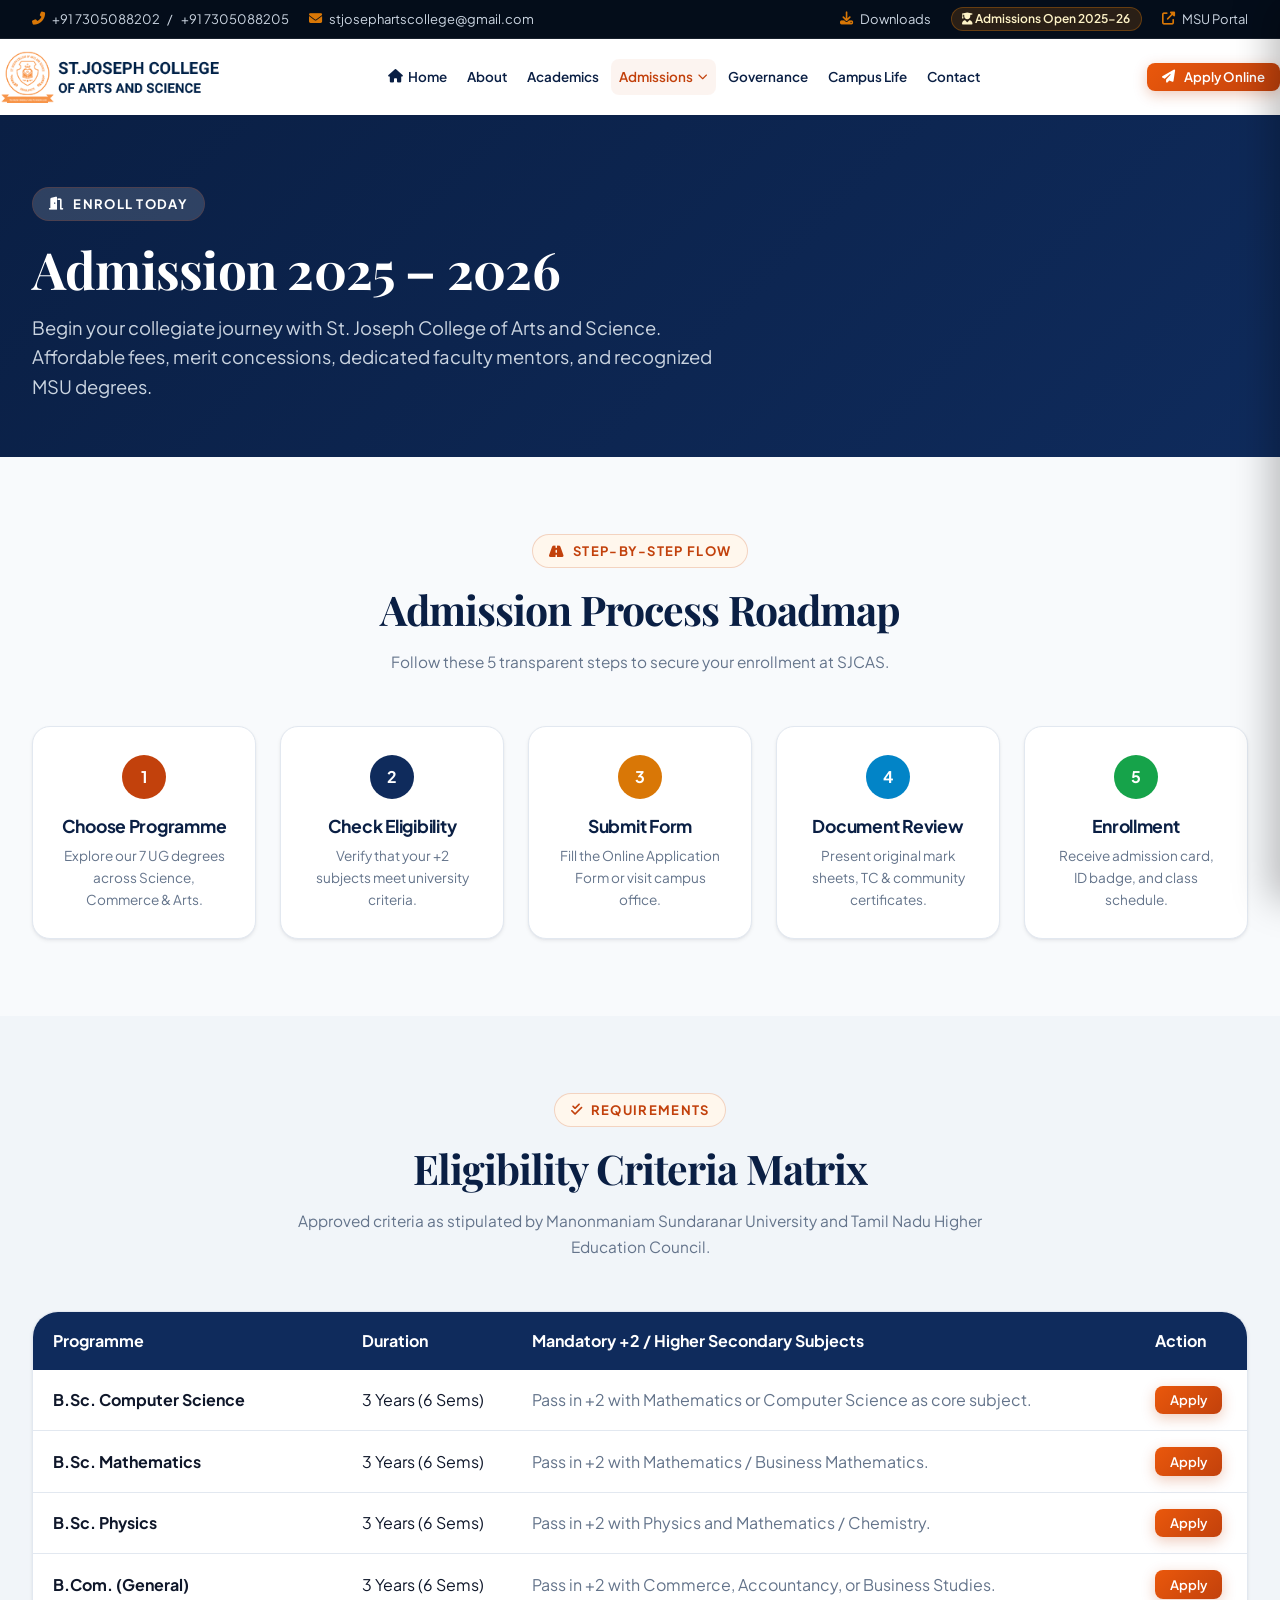
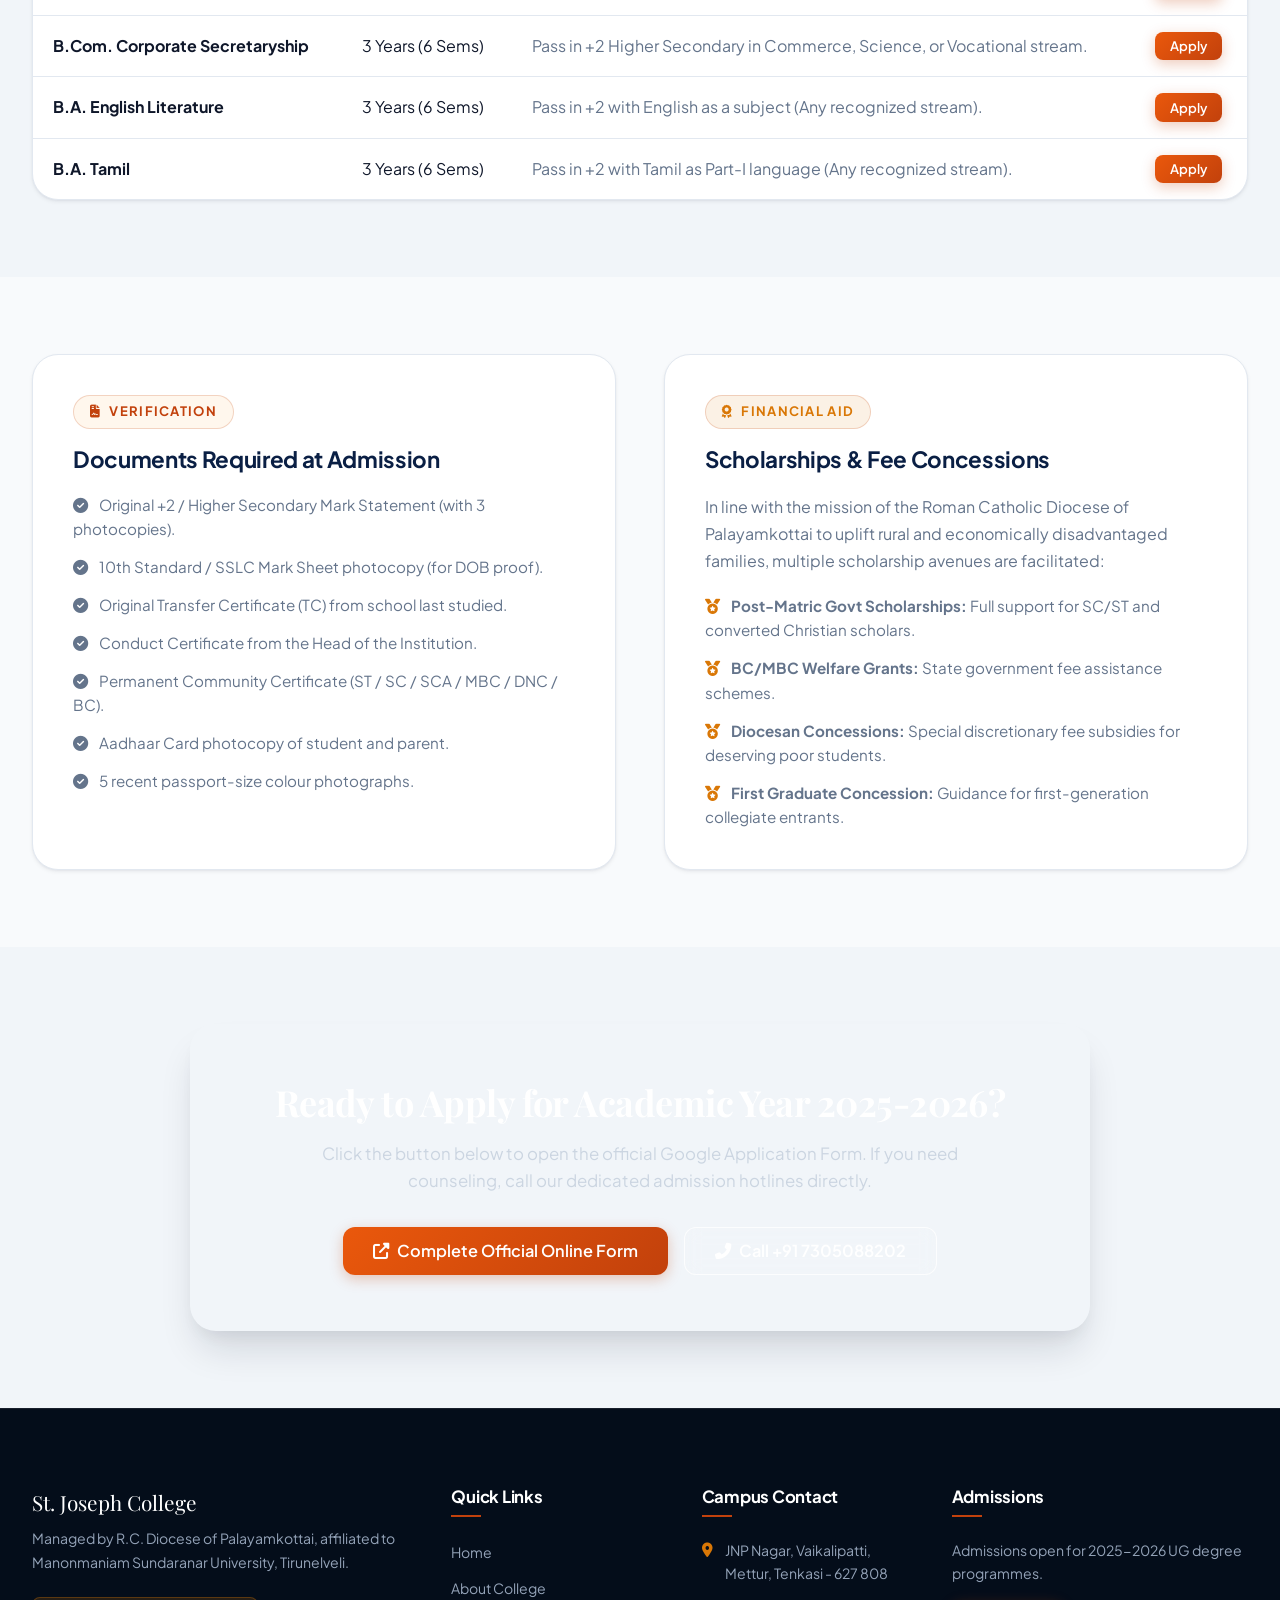
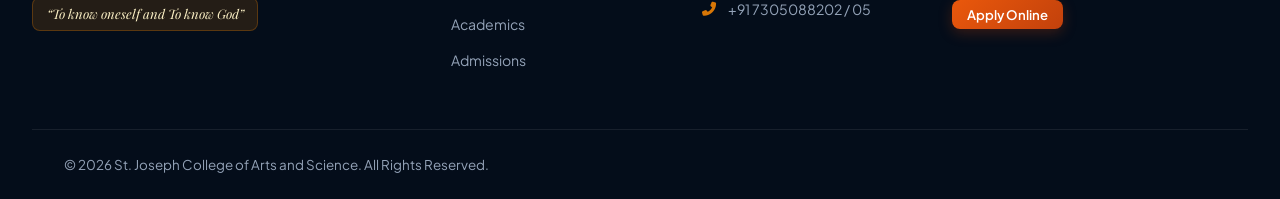
<file: admissions.html>
<!DOCTYPE html>
<html lang="en">
<head>
  <meta charset="UTF-8">
  <meta name="viewport" content="width=device-width, initial-scale=1.0">
  <title>Admissions 2025-2026 | St. Joseph College of Arts and Science</title>
  <meta name="description" content="Apply online for Undergraduate Degree Programmes at St. Joseph College of Arts and Science (SJCAS), Vaikalipatti, Tenkasi. Check eligibility, fees, and scholarships.">
  <link rel="icon" type="image/png" href="assets/images/logo.png">

  <!-- Fonts & Icons -->
  <link rel="preconnect" href="https://fonts.googleapis.com">
  <link rel="preconnect" href="https://fonts.gstatic.com" crossorigin>
  <link href="https://fonts.googleapis.com/css2?family=Inter:wght@300;400;500;600;700;800&family=Playfair+Display:ital,wght@0,600;0,700;0,800;1,600;1,700&display=swap" rel="stylesheet">
  <link rel="stylesheet" href="https://cdnjs.cloudflare.com/ajax/libs/font-awesome/6.5.1/css/all.min.css">
  <link rel="stylesheet" href="assets/css/style.css">
</head>
<body>

  <!-- Top Utility Bar -->
  <aside class="top-bar">
    <div class="container">
      <div class="top-bar-left">
        <span class="top-bar-item"><i class="fas fa-phone-alt"></i> <a href="tel:+917305088202">+91 7305088202</a> / <a href="tel:+917305088205">+91 7305088205</a></span>
        <span class="top-bar-item"><i class="fas fa-envelope"></i> <a href="mailto:stjosephartscollege@gmail.com">stjosephartscollege@gmail.com</a></span>
      </div>
      <div class="top-bar-right">
        <a href="downloads.html" class="top-bar-item"><i class="fas fa-download"></i> Downloads</a>
        <span class="top-bar-badge"><i class="fas fa-user-graduate"></i> Admissions Open 2025-26</span>
        <a href="https://msuniv.ac.in" target="_blank" rel="noopener" class="top-bar-item"><i class="fas fa-external-link-alt"></i> MSU Portal</a>
      </div>
    </div>
  </aside>

  <!-- Header -->
  <header class="main-header">
    <div class="container header-container">
      <a href="index.html" class="brand-wrapper" title="St. Joseph College of Arts and Science">
        <img src="assets/images/logo.png" alt="St. Joseph College of Arts and Science" class="brand-logo">
        <div class="brand-location-badge">
          <span class="loc-place"><i class="fas fa-map-marker-alt"></i> Tenkasi</span>
          <span class="loc-meta">MSU Affiliated</span>
        </div>
      </a>

      <nav class="nav-menu">
        <div class="nav-item"><a href="index.html" class="nav-link"><i class="fas fa-home"></i> Home</a></div>
        <div class="nav-item"><a href="about.html" class="nav-link">About</a></div>
        <div class="nav-item"><a href="academics.html" class="nav-link">Academics</a></div>
        <div class="nav-item"><a href="admissions.html" class="nav-link active">Admissions <i class="fas fa-chevron-down"></i></a>
          <div class="dropdown-menu">
            <a href="admissions.html#admissions-guide" class="dropdown-link"><i class="fas fa-clipboard-list"></i> Admission Guide</a>
            <a href="admissions.html#eligibility" class="dropdown-link"><i class="fas fa-check-circle"></i> Eligibility Criteria</a>
            <a href="admissions.html#scholarships" class="dropdown-link"><i class="fas fa-award"></i> Scholarships &amp; Aid</a>
            <a href="admissions.html#documents" class="dropdown-link"><i class="fas fa-file-contract"></i> Required Documents</a>
          </div>
        </div>
        <div class="nav-item"><a href="governance.html" class="nav-link">Governance</a></div>
        <div class="nav-item"><a href="campus-life.html" class="nav-link">Campus Life</a></div>
        <div class="nav-item"><a href="contact.html" class="nav-link">Contact</a></div>
      </nav>

      <div class="header-actions">
        <a href="https://docs.google.com/forms/d/e/1FAIpQLScLhklakSKkZHLRGe_U0IObBUgWUsLnIZfnJ0RVahQJ35N6Jw/viewform" target="_blank" class="btn btn-secondary btn-sm">
          <i class="fas fa-paper-plane"></i> Apply Online
        </a>
        <button class="mobile-toggle" aria-label="Toggle Mobile Menu"><i class="fas fa-bars"></i></button>
      </div>
    </div>
  </header>

  <!-- Mobile Drawer -->
  <div class="mobile-drawer-overlay"></div>
  <aside class="mobile-drawer">
    <div class="drawer-header">
      <img src="assets/images/logo.png" alt="SJCAS" class="drawer-logo">
      <button class="drawer-close"><i class="fas fa-times"></i></button>
    </div>
    <div class="drawer-body">
      <div class="drawer-nav-item"><a href="index.html" class="drawer-nav-link"><span><i class="fas fa-home"></i> Home</span></a></div>
      <div class="drawer-nav-item"><a href="about.html" class="drawer-nav-link"><span><i class="fas fa-university"></i> About College</span></a></div>
      <div class="drawer-nav-item"><a href="academics.html" class="drawer-nav-link"><span><i class="fas fa-graduation-cap"></i> Academics</span></a></div>
      <div class="drawer-nav-item"><a href="admissions.html" class="drawer-nav-link" style="color: var(--color-secondary);"><span><i class="fas fa-user-graduate"></i> Admissions</span></a></div>
      <div class="drawer-nav-item"><a href="governance.html" class="drawer-nav-link"><span><i class="fas fa-balance-scale"></i> Governance</span></a></div>
      <div class="drawer-nav-item"><a href="campus-life.html" class="drawer-nav-link"><span><i class="fas fa-basketball-ball"></i> Campus Life</span></a></div>
      <div class="drawer-nav-item"><a href="naac.html" class="drawer-nav-link"><span><i class="fas fa-certificate"></i> NAAC (NAK)</span></a></div>
      <div class="drawer-nav-item"><a href="placement.html" class="drawer-nav-link"><span><i class="fas fa-briefcase"></i> Placement Cell</span></a></div>
      <div class="drawer-nav-item"><a href="contact.html" class="drawer-nav-link"><span><i class="fas fa-map-marked-alt"></i> Contact Us</span></a></div>
    </div>
  </aside>

  <!-- Page Banner -->
  <div style="background: linear-gradient(135deg, var(--color-primary-dark) 0%, var(--color-primary) 100%); color: #ffffff; padding: 4.5rem 0 3.5rem 0;">
    <div class="container">
      <span class="section-tag" style="background: rgba(255,255,255,0.15); color: #ffffff;">
        <i class="fas fa-door-open"></i> Enroll Today
      </span>
      <h1 style="font-family: var(--font-serif); font-size: clamp(2.2rem, 4vw, 3.25rem); color: #ffffff; margin-bottom: 0.75rem;">
        Admission 2025 – 2026
      </h1>
      <p style="color: #cbd5e1; font-size: 1.15rem; max-width: 720px;">
        Begin your collegiate journey with St. Joseph College of Arts and Science. Affordable fees, merit concessions, dedicated faculty mentors, and recognized MSU degrees.
      </p>
    </div>
  </div>

  <!-- Admission Process Roadmap -->
  <section class="section" id="admissions-guide">
    <div class="container">
      <div class="section-header">
        <span class="section-tag"><i class="fas fa-road"></i> Step-by-Step Flow</span>
        <h2 class="section-title">Admission Process Roadmap</h2>
        <p class="section-desc">Follow these 5 transparent steps to secure your enrollment at SJCAS.</p>
      </div>

      <div style="display: grid; grid-template-columns: repeat(auto-fit, minmax(220px, 1fr)); gap: 1.5rem;">
        <div style="background: #ffffff; border: 1px solid var(--color-border); border-radius: var(--radius-lg); padding: 1.75rem; text-align: center; box-shadow: var(--shadow-sm); position: relative;">
          <div style="width: 44px; height: 44px; border-radius: 50%; background-color: var(--color-secondary); color: #ffffff; display: flex; align-items: center; justify-content: center; font-weight: 700; margin: 0 auto 1rem auto;">1</div>
          <h4 style="font-size: 1.1rem; margin-bottom: 0.5rem;">Choose Programme</h4>
          <p style="font-size: 0.85rem; color: var(--color-text-muted);">Explore our 7 UG degrees across Science, Commerce &amp; Arts.</p>
        </div>

        <div style="background: #ffffff; border: 1px solid var(--color-border); border-radius: var(--radius-lg); padding: 1.75rem; text-align: center; box-shadow: var(--shadow-sm); position: relative;">
          <div style="width: 44px; height: 44px; border-radius: 50%; background-color: var(--color-primary); color: #ffffff; display: flex; align-items: center; justify-content: center; font-weight: 700; margin: 0 auto 1rem auto;">2</div>
          <h4 style="font-size: 1.1rem; margin-bottom: 0.5rem;">Check Eligibility</h4>
          <p style="font-size: 0.85rem; color: var(--color-text-muted);">Verify that your +2 subjects meet university criteria.</p>
        </div>

        <div style="background: #ffffff; border: 1px solid var(--color-border); border-radius: var(--radius-lg); padding: 1.75rem; text-align: center; box-shadow: var(--shadow-sm); position: relative;">
          <div style="width: 44px; height: 44px; border-radius: 50%; background-color: var(--color-accent); color: #ffffff; display: flex; align-items: center; justify-content: center; font-weight: 700; margin: 0 auto 1rem auto;">3</div>
          <h4 style="font-size: 1.1rem; margin-bottom: 0.5rem;">Submit Form</h4>
          <p style="font-size: 0.85rem; color: var(--color-text-muted);">Fill the Online Application Form or visit campus office.</p>
        </div>

        <div style="background: #ffffff; border: 1px solid var(--color-border); border-radius: var(--radius-lg); padding: 1.75rem; text-align: center; box-shadow: var(--shadow-sm); position: relative;">
          <div style="width: 44px; height: 44px; border-radius: 50%; background-color: #0284c7; color: #ffffff; display: flex; align-items: center; justify-content: center; font-weight: 700; margin: 0 auto 1rem auto;">4</div>
          <h4 style="font-size: 1.1rem; margin-bottom: 0.5rem;">Document Review</h4>
          <p style="font-size: 0.85rem; color: var(--color-text-muted);">Present original mark sheets, TC &amp; community certificates.</p>
        </div>

        <div style="background: #ffffff; border: 1px solid var(--color-border); border-radius: var(--radius-lg); padding: 1.75rem; text-align: center; box-shadow: var(--shadow-sm); position: relative;">
          <div style="width: 44px; height: 44px; border-radius: 50%; background-color: #16a34a; color: #ffffff; display: flex; align-items: center; justify-content: center; font-weight: 700; margin: 0 auto 1rem auto;">5</div>
          <h4 style="font-size: 1.1rem; margin-bottom: 0.5rem;">Enrollment</h4>
          <p style="font-size: 0.85rem; color: var(--color-text-muted);">Receive admission card, ID badge, and class schedule.</p>
        </div>
      </div>
    </div>
  </section>

  <!-- Eligibility Matrix -->
  <section class="section section-soft" id="eligibility">
    <div class="container">
      <div class="section-header">
        <span class="section-tag"><i class="fas fa-check-double"></i> Requirements</span>
        <h2 class="section-title">Eligibility Criteria Matrix</h2>
        <p class="section-desc">Approved criteria as stipulated by Manonmaniam Sundaranar University and Tamil Nadu Higher Education Council.</p>
      </div>

      <div style="background: #ffffff; border-radius: var(--radius-xl); border: 1px solid var(--color-border); overflow-x: auto; box-shadow: var(--shadow-sm);">
        <table style="width: 100%; border-collapse: collapse; min-width: 600px;">
          <thead>
            <tr style="background-color: var(--color-primary); color: #ffffff; text-align: left;">
              <th style="padding: 1rem 1.25rem;">Programme</th>
              <th style="padding: 1rem 1.25rem;">Duration</th>
              <th style="padding: 1rem 1.25rem;">Mandatory +2 / Higher Secondary Subjects</th>
              <th style="padding: 1rem 1.25rem;">Action</th>
            </tr>
          </thead>
          <tbody>
            <tr style="border-bottom: 1px solid var(--color-border);">
              <td style="padding: 1rem 1.25rem;"><strong>B.Sc. Computer Science</strong></td>
              <td style="padding: 1rem 1.25rem;">3 Years (6 Sems)</td>
              <td style="padding: 1rem 1.25rem; color: var(--color-text-muted);">Pass in +2 with Mathematics or Computer Science as core subject.</td>
              <td style="padding: 1rem 1.25rem;"><a href="https://docs.google.com/forms/d/e/1FAIpQLScLhklakSKkZHLRGe_U0IObBUgWUsLnIZfnJ0RVahQJ35N6Jw/viewform" target="_blank" class="btn btn-secondary btn-sm">Apply</a></td>
            </tr>
            <tr style="border-bottom: 1px solid var(--color-border);">
              <td style="padding: 1rem 1.25rem;"><strong>B.Sc. Mathematics</strong></td>
              <td style="padding: 1rem 1.25rem;">3 Years (6 Sems)</td>
              <td style="padding: 1rem 1.25rem; color: var(--color-text-muted);">Pass in +2 with Mathematics / Business Mathematics.</td>
              <td style="padding: 1rem 1.25rem;"><a href="https://docs.google.com/forms/d/e/1FAIpQLScLhklakSKkZHLRGe_U0IObBUgWUsLnIZfnJ0RVahQJ35N6Jw/viewform" target="_blank" class="btn btn-secondary btn-sm">Apply</a></td>
            </tr>
            <tr style="border-bottom: 1px solid var(--color-border);">
              <td style="padding: 1rem 1.25rem;"><strong>B.Sc. Physics</strong></td>
              <td style="padding: 1rem 1.25rem;">3 Years (6 Sems)</td>
              <td style="padding: 1rem 1.25rem; color: var(--color-text-muted);">Pass in +2 with Physics and Mathematics / Chemistry.</td>
              <td style="padding: 1rem 1.25rem;"><a href="https://docs.google.com/forms/d/e/1FAIpQLScLhklakSKkZHLRGe_U0IObBUgWUsLnIZfnJ0RVahQJ35N6Jw/viewform" target="_blank" class="btn btn-secondary btn-sm">Apply</a></td>
            </tr>
            <tr style="border-bottom: 1px solid var(--color-border);">
              <td style="padding: 1rem 1.25rem;"><strong>B.Com. (General)</strong></td>
              <td style="padding: 1rem 1.25rem;">3 Years (6 Sems)</td>
              <td style="padding: 1rem 1.25rem; color: var(--color-text-muted);">Pass in +2 with Commerce, Accountancy, or Business Studies.</td>
              <td style="padding: 1rem 1.25rem;"><a href="https://docs.google.com/forms/d/e/1FAIpQLScLhklakSKkZHLRGe_U0IObBUgWUsLnIZfnJ0RVahQJ35N6Jw/viewform" target="_blank" class="btn btn-secondary btn-sm">Apply</a></td>
            </tr>
            <tr style="border-bottom: 1px solid var(--color-border);">
              <td style="padding: 1rem 1.25rem;"><strong>B.Com. Corporate Secretaryship</strong></td>
              <td style="padding: 1rem 1.25rem;">3 Years (6 Sems)</td>
              <td style="padding: 1rem 1.25rem; color: var(--color-text-muted);">Pass in +2 Higher Secondary in Commerce, Science, or Vocational stream.</td>
              <td style="padding: 1rem 1.25rem;"><a href="https://docs.google.com/forms/d/e/1FAIpQLScLhklakSKkZHLRGe_U0IObBUgWUsLnIZfnJ0RVahQJ35N6Jw/viewform" target="_blank" class="btn btn-secondary btn-sm">Apply</a></td>
            </tr>
            <tr style="border-bottom: 1px solid var(--color-border);">
              <td style="padding: 1rem 1.25rem;"><strong>B.A. English Literature</strong></td>
              <td style="padding: 1rem 1.25rem;">3 Years (6 Sems)</td>
              <td style="padding: 1rem 1.25rem; color: var(--color-text-muted);">Pass in +2 with English as a subject (Any recognized stream).</td>
              <td style="padding: 1rem 1.25rem;"><a href="https://docs.google.com/forms/d/e/1FAIpQLScLhklakSKkZHLRGe_U0IObBUgWUsLnIZfnJ0RVahQJ35N6Jw/viewform" target="_blank" class="btn btn-secondary btn-sm">Apply</a></td>
            </tr>
            <tr>
              <td style="padding: 1rem 1.25rem;"><strong>B.A. Tamil</strong></td>
              <td style="padding: 1rem 1.25rem;">3 Years (6 Sems)</td>
              <td style="padding: 1rem 1.25rem; color: var(--color-text-muted);">Pass in +2 with Tamil as Part-I language (Any recognized stream).</td>
              <td style="padding: 1rem 1.25rem;"><a href="https://docs.google.com/forms/d/e/1FAIpQLScLhklakSKkZHLRGe_U0IObBUgWUsLnIZfnJ0RVahQJ35N6Jw/viewform" target="_blank" class="btn btn-secondary btn-sm">Apply</a></td>
            </tr>
          </tbody>
        </table>
      </div>
    </div>
  </section>

  <!-- Required Documents & Scholarships -->
  <section class="section" id="documents">
    <div class="container">
      <div style="display: grid; grid-template-columns: 1fr 1fr; gap: 3rem;">
        <!-- Documents Checklist -->
        <div style="background: #ffffff; border: 1px solid var(--color-border); border-radius: var(--radius-xl); padding: 2.5rem; box-shadow: var(--shadow-sm);">
          <span class="section-tag"><i class="fas fa-file-contract"></i> Verification</span>
          <h3 style="font-size: 1.4rem; margin-bottom: 1.25rem;">Documents Required at Admission</h3>
          <ul style="display: flex; flex-direction: column; gap: 0.85rem; color: var(--color-text-muted); font-size: 0.95rem;">
            <li><i class="fas fa-check-circle" style="color: var(--color-success); margin-right: 0.5rem;"></i> Original +2 / Higher Secondary Mark Statement (with 3 photocopies).</li>
            <li><i class="fas fa-check-circle" style="color: var(--color-success); margin-right: 0.5rem;"></i> 10th Standard / SSLC Mark Sheet photocopy (for DOB proof).</li>
            <li><i class="fas fa-check-circle" style="color: var(--color-success); margin-right: 0.5rem;"></i> Original Transfer Certificate (TC) from school last studied.</li>
            <li><i class="fas fa-check-circle" style="color: var(--color-success); margin-right: 0.5rem;"></i> Conduct Certificate from the Head of the Institution.</li>
            <li><i class="fas fa-check-circle" style="color: var(--color-success); margin-right: 0.5rem;"></i> Permanent Community Certificate (ST / SC / SCA / MBC / DNC / BC).</li>
            <li><i class="fas fa-check-circle" style="color: var(--color-success); margin-right: 0.5rem;"></i> Aadhaar Card photocopy of student and parent.</li>
            <li><i class="fas fa-check-circle" style="color: var(--color-success); margin-right: 0.5rem;"></i> 5 recent passport-size colour photographs.</li>
          </ul>
        </div>

        <!-- Scholarships -->
        <div style="background: #ffffff; border: 1px solid var(--color-border); border-radius: var(--radius-xl); padding: 2.5rem; box-shadow: var(--shadow-sm);" id="scholarships">
          <span class="section-tag" style="color: var(--color-accent); background-color: rgba(217, 119, 6, 0.1);"><i class="fas fa-award"></i> Financial Aid</span>
          <h3 style="font-size: 1.4rem; margin-bottom: 1.25rem;">Scholarships &amp; Fee Concessions</h3>
          <p style="color: var(--color-text-muted); line-height: 1.7; margin-bottom: 1.25rem;">
            In line with the mission of the Roman Catholic Diocese of Palayamkottai to uplift rural and economically disadvantaged families, multiple scholarship avenues are facilitated:
          </p>
          <ul style="display: flex; flex-direction: column; gap: 0.85rem; color: var(--color-text-muted); font-size: 0.95rem;">
            <li><i class="fas fa-medal" style="color: var(--color-accent); margin-right: 0.5rem;"></i> <strong>Post-Matric Govt Scholarships:</strong> Full support for SC/ST and converted Christian scholars.</li>
            <li><i class="fas fa-medal" style="color: var(--color-accent); margin-right: 0.5rem;"></i> <strong>BC/MBC Welfare Grants:</strong> State government fee assistance schemes.</li>
            <li><i class="fas fa-medal" style="color: var(--color-accent); margin-right: 0.5rem;"></i> <strong>Diocesan Concessions:</strong> Special discretionary fee subsidies for deserving poor students.</li>
            <li><i class="fas fa-medal" style="color: var(--color-accent); margin-right: 0.5rem;"></i> <strong>First Graduate Concession:</strong> Guidance for first-generation collegiate entrants.</li>
          </ul>
        </div>
      </div>
    </div>
  </section>

  <!-- Online Application CTA Banner -->
  <section class="section section-soft" id="apply-online">
    <div class="container" style="text-align: center;">
      <div style="background: linear-gradient(135deg, var(--color-primary) 0%, var(--color-primary-light) 100%); color: #ffffff; padding: 3.5rem 2rem; border-radius: var(--radius-xl); max-width: 900px; margin: 0 auto; box-shadow: var(--shadow-xl);">
        <h2 style="font-family: var(--font-serif); font-size: 2.25rem; color: #ffffff; margin-bottom: 1rem;">
          Ready to Apply for Academic Year 2025-2026?
        </h2>
        <p style="color: #cbd5e1; font-size: 1.05rem; margin-bottom: 2rem; max-width: 650px; margin-left: auto; margin-right: auto;">
          Click the button below to open the official Google Application Form. If you need counseling, call our dedicated admission hotlines directly.
        </p>
        <div style="display: flex; justify-content: center; gap: 1rem; flex-wrap: wrap;">
          <a href="https://docs.google.com/forms/d/e/1FAIpQLScLhklakSKkZHLRGe_U0IObBUgWUsLnIZfnJ0RVahQJ35N6Jw/viewform" target="_blank" rel="noopener" class="btn btn-secondary btn-lg">
            <i class="fas fa-external-link-alt"></i> Complete Official Online Form
          </a>
          <a href="tel:+917305088202" class="btn btn-outline-white btn-lg">
            <i class="fas fa-phone-alt"></i> Call +91 7305088202
          </a>
        </div>
      </div>
    </div>
  </section>

  <!-- Footer -->
  <footer class="site-footer">
    <div class="container">
      <div class="footer-grid">
        <div class="footer-col">
          <div class="footer-brand-title">St. Joseph College</div>
          <p class="footer-desc">Managed by R.C. Diocese of Palayamkottai, affiliated to Manonmaniam Sundaranar University, Tirunelveli.</p>
          <div class="footer-motto-badge">“To know oneself and To know God”</div>
        </div>
        <div class="footer-col">
          <h4 class="footer-col-title">Quick Links</h4>
          <ul class="footer-links">
            <li><a href="index.html" class="footer-link">Home</a></li>
            <li><a href="about.html" class="footer-link">About College</a></li>
            <li><a href="academics.html" class="footer-link">Academics</a></li>
            <li><a href="admissions.html" class="footer-link">Admissions</a></li>
          </ul>
        </div>
        <div class="footer-col">
          <h4 class="footer-col-title">Campus Contact</h4>
          <div class="footer-contact-item"><i class="fas fa-map-marker-alt"></i><div>JNP Nagar, Vaikalipatti, Mettur, Tenkasi - 627 808</div></div>
          <div class="footer-contact-item"><i class="fas fa-phone-alt"></i><div>+91 7305088202 / 05</div></div>
        </div>
        <div class="footer-col">
          <h4 class="footer-col-title">Admissions</h4>
          <p style="font-size: 0.88rem; color: #94a3b8; margin-bottom: 1rem;">Admissions open for 2025-2026 UG degree programmes.</p>
          <a href="https://docs.google.com/forms/d/e/1FAIpQLScLhklakSKkZHLRGe_U0IObBUgWUsLnIZfnJ0RVahQJ35N6Jw/viewform" target="_blank" class="btn btn-secondary btn-sm">Apply Online</a>
        </div>
      </div>
      <div class="footer-bottom">
        <div class="container">&copy; 2026 St. Joseph College of Arts and Science. All Rights Reserved.</div>
      </div>
    </div>
  </footer>

  <a href="#" class="back-to-top" aria-label="Back to Top"><i class="fas fa-chevron-up"></i></a>
  <script src="assets/js/main.js"></script>
  <!-- Mobile Bottom Action Bar (Sticky Mobile Speed Actions) -->
  <div class="mobile-bottom-bar" aria-label="Mobile Speed Actions">
    <div class="mobile-bottom-actions">
      <a href="tel:+917305088202" class="btn btn-outline btn-sm" style="font-size: 0.82rem;">
        <i class="fas fa-phone-alt"></i> Call Us
      </a>
      <a href="https://docs.google.com/forms/d/e/1FAIpQLScLhklakSKkZHLRGe_U0IObBUgWUsLnIZfnJ0RVahQJ35N6Jw/viewform" target="_blank" class="btn btn-secondary btn-sm" style="font-size: 0.82rem;">
        <i class="fas fa-paper-plane"></i> Apply Online
      </a>
    </div>
  </div>

</body>
</html>
</file>
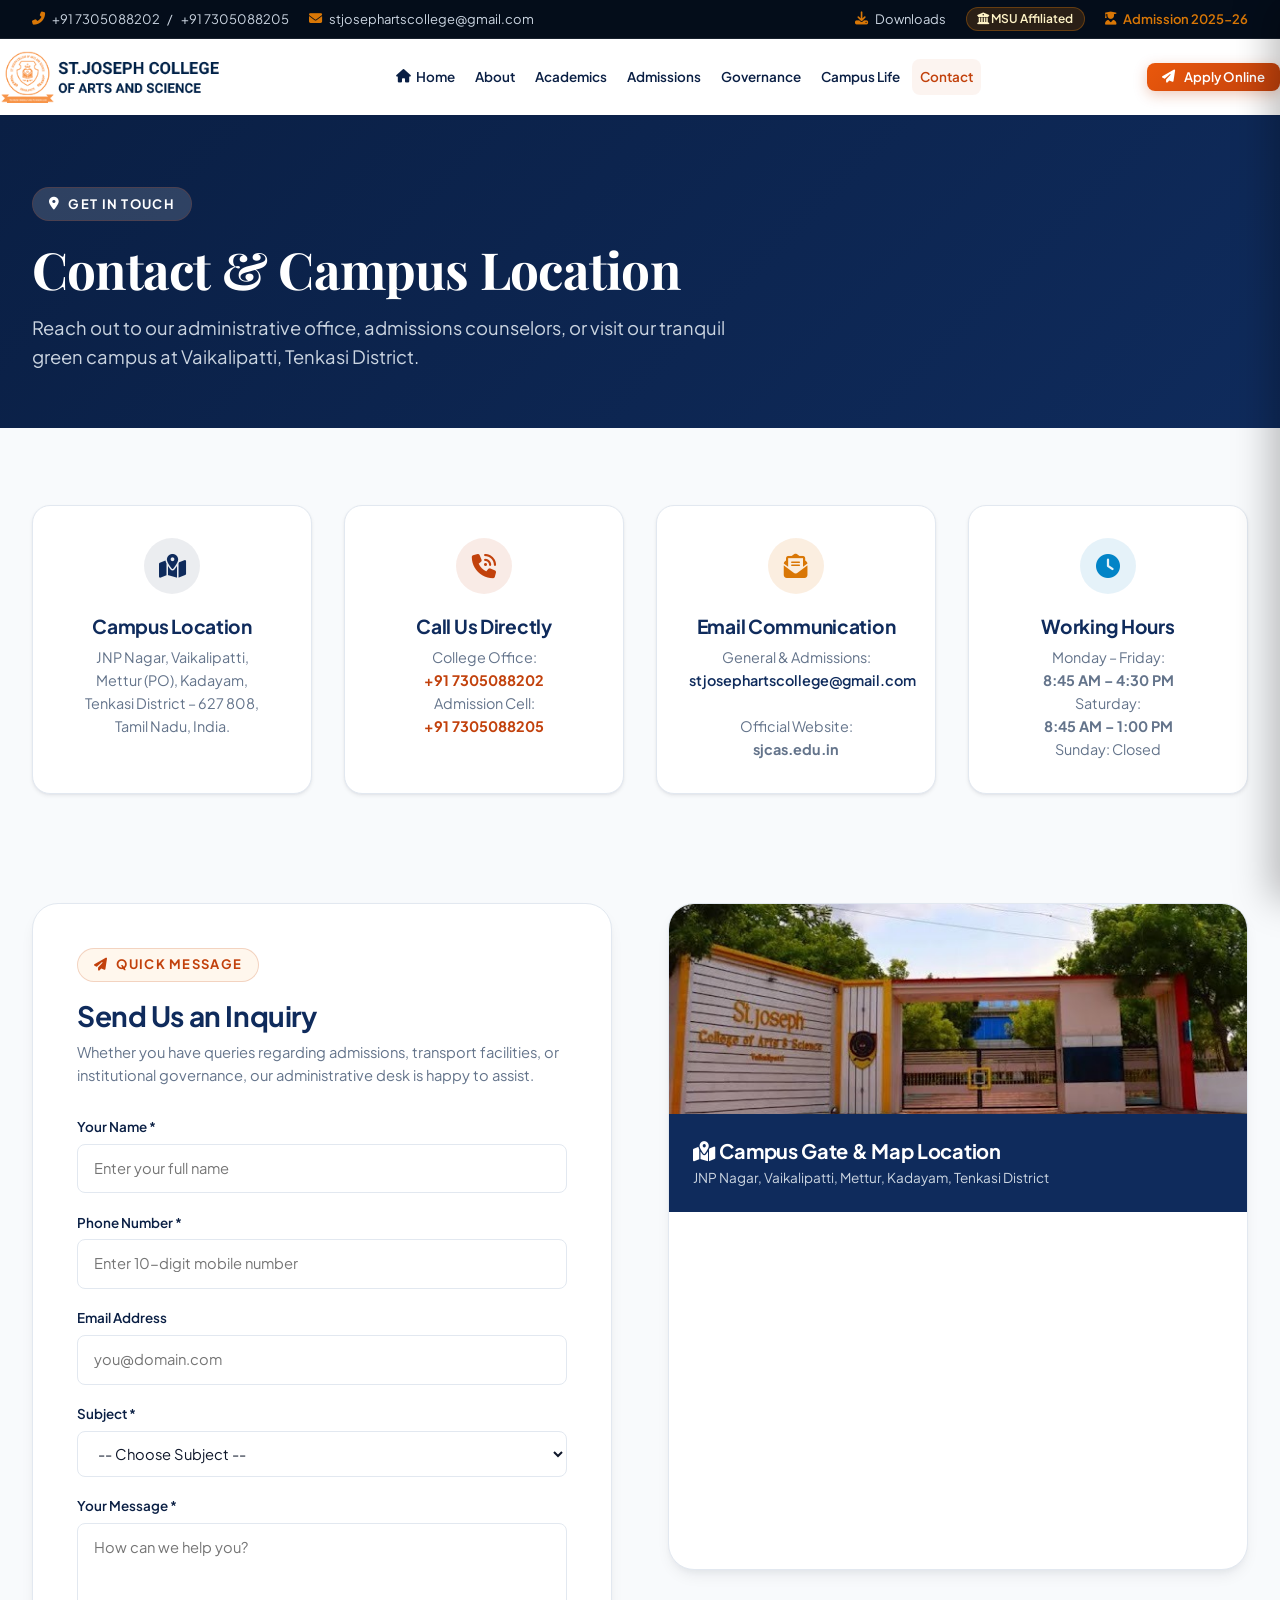
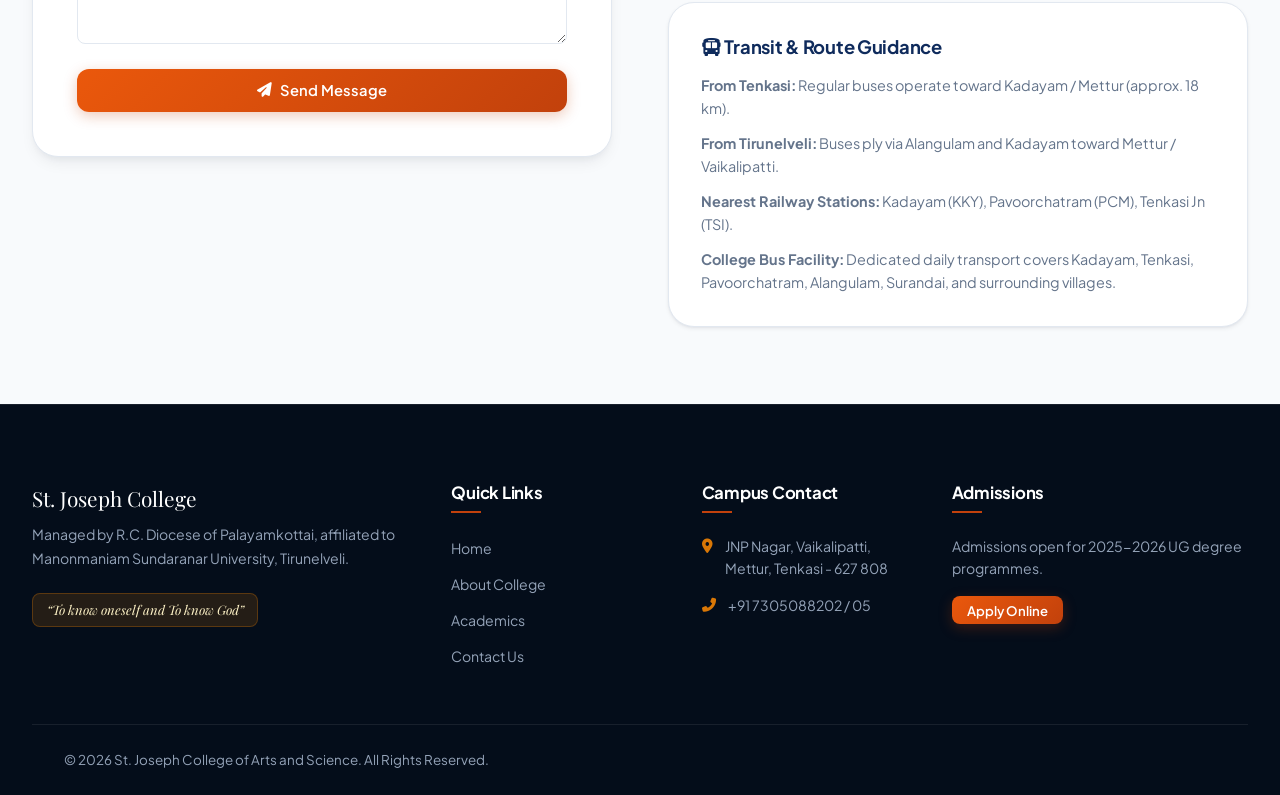
<file: contact.html>
<!DOCTYPE html>
<html lang="en">
<head>
  <meta charset="UTF-8">
  <meta name="viewport" content="width=device-width, initial-scale=1.0">
  <title>Contact Us &amp; Campus Location | St. Joseph College of Arts and Science</title>
  <meta name="description" content="Get in touch with St. Joseph College of Arts and Science (SJCAS) in Vaikalipatti, Mettur, Tenkasi. Phone numbers, email, interactive map, and transit directions.">
  <link rel="icon" type="image/png" href="assets/images/logo.png">

  <!-- Fonts & Icons -->
  <link rel="preconnect" href="https://fonts.googleapis.com">
  <link rel="preconnect" href="https://fonts.gstatic.com" crossorigin>
  <link href="https://fonts.googleapis.com/css2?family=Inter:wght@300;400;500;600;700;800&family=Playfair+Display:ital,wght@0,600;0,700;0,800;1,600;1,700&display=swap" rel="stylesheet">
  <link rel="stylesheet" href="https://cdnjs.cloudflare.com/ajax/libs/font-awesome/6.5.1/css/all.min.css">
  <link rel="stylesheet" href="assets/css/style.css">
</head>
<body>

  <!-- Top Utility Bar -->
  <aside class="top-bar">
    <div class="container">
      <div class="top-bar-left">
        <span class="top-bar-item"><i class="fas fa-phone-alt"></i> <a href="tel:+917305088202">+91 7305088202</a> / <a href="tel:+917305088205">+91 7305088205</a></span>
        <span class="top-bar-item"><i class="fas fa-envelope"></i> <a href="mailto:stjosephartscollege@gmail.com">stjosephartscollege@gmail.com</a></span>
      </div>
      <div class="top-bar-right">
        <a href="downloads.html" class="top-bar-item"><i class="fas fa-download"></i> Downloads</a>
        <span class="top-bar-badge"><i class="fas fa-university"></i> MSU Affiliated</span>
        <a href="admissions.html" class="top-bar-item" style="color: var(--color-accent); font-weight: 600;"><i class="fas fa-user-graduate"></i> Admission 2025-26</a>
      </div>
    </div>
  </aside>

  <!-- Header -->
  <header class="main-header">
    <div class="container header-container">
      <a href="index.html" class="brand-wrapper" title="St. Joseph College of Arts and Science">
        <img src="assets/images/logo.png" alt="St. Joseph College of Arts and Science" class="brand-logo">
        <div class="brand-location-badge">
          <span class="loc-place"><i class="fas fa-map-marker-alt"></i> Tenkasi</span>
          <span class="loc-meta">MSU Affiliated</span>
        </div>
      </a>

      <nav class="nav-menu">
        <div class="nav-item"><a href="index.html" class="nav-link"><i class="fas fa-home"></i> Home</a></div>
        <div class="nav-item"><a href="about.html" class="nav-link">About</a></div>
        <div class="nav-item"><a href="academics.html" class="nav-link">Academics</a></div>
        <div class="nav-item"><a href="admissions.html" class="nav-link">Admissions</a></div>
        <div class="nav-item"><a href="governance.html" class="nav-link">Governance</a></div>
        <div class="nav-item"><a href="campus-life.html" class="nav-link">Campus Life</a></div>
        <div class="nav-item"><a href="contact.html" class="nav-link active">Contact</a></div>
      </nav>

      <div class="header-actions">
        <a href="https://docs.google.com/forms/d/e/1FAIpQLScLhklakSKkZHLRGe_U0IObBUgWUsLnIZfnJ0RVahQJ35N6Jw/viewform" target="_blank" class="btn btn-secondary btn-sm">
          <i class="fas fa-paper-plane"></i> Apply Online
        </a>
        <button class="mobile-toggle" aria-label="Toggle Mobile Menu"><i class="fas fa-bars"></i></button>
      </div>
    </div>
  </header>

  <!-- Mobile Drawer -->
  <div class="mobile-drawer-overlay"></div>
  <aside class="mobile-drawer">
    <div class="drawer-header">
      <img src="assets/images/logo.png" alt="SJCAS" class="drawer-logo">
      <button class="drawer-close"><i class="fas fa-times"></i></button>
    </div>
    <div class="drawer-body">
      <div class="drawer-nav-item"><a href="index.html" class="drawer-nav-link"><span><i class="fas fa-home"></i> Home</span></a></div>
      <div class="drawer-nav-item"><a href="about.html" class="drawer-nav-link"><span><i class="fas fa-university"></i> About College</span></a></div>
      <div class="drawer-nav-item"><a href="academics.html" class="drawer-nav-link"><span><i class="fas fa-graduation-cap"></i> Academics</span></a></div>
      <div class="drawer-nav-item"><a href="admissions.html" class="drawer-nav-link"><span><i class="fas fa-user-graduate"></i> Admissions</span></a></div>
      <div class="drawer-nav-item"><a href="governance.html" class="drawer-nav-link"><span><i class="fas fa-balance-scale"></i> Governance</span></a></div>
      <div class="drawer-nav-item"><a href="campus-life.html" class="drawer-nav-link"><span><i class="fas fa-basketball-ball"></i> Campus Life</span></a></div>
      <div class="drawer-nav-item"><a href="naac.html" class="drawer-nav-link"><span><i class="fas fa-certificate"></i> NAAC (NAK)</span></a></div>
      <div class="drawer-nav-item"><a href="placement.html" class="drawer-nav-link"><span><i class="fas fa-briefcase"></i> Placement Cell</span></a></div>
      <div class="drawer-nav-item"><a href="contact.html" class="drawer-nav-link" style="color: var(--color-secondary);"><span><i class="fas fa-map-marked-alt"></i> Contact Us</span></a></div>
    </div>
  </aside>

  <!-- Page Banner -->
  <div style="background: linear-gradient(135deg, var(--color-primary-dark) 0%, var(--color-primary) 100%); color: #ffffff; padding: 4.5rem 0 3.5rem 0;">
    <div class="container">
      <span class="section-tag" style="background: rgba(255,255,255,0.15); color: #ffffff;">
        <i class="fas fa-map-marker-alt"></i> Get in Touch
      </span>
      <h1 style="font-family: var(--font-serif); font-size: clamp(2.2rem, 4vw, 3.25rem); color: #ffffff; margin-bottom: 0.75rem;">
        Contact &amp; Campus Location
      </h1>
      <p style="color: #cbd5e1; font-size: 1.15rem; max-width: 720px;">
        Reach out to our administrative office, admissions counselors, or visit our tranquil green campus at Vaikalipatti, Tenkasi District.
      </p>
    </div>
  </div>

  <!-- Contact Cards Strip -->
  <section class="section" style="padding-bottom: 2rem;">
    <div class="container">
      <div style="display: grid; grid-template-columns: repeat(auto-fit, minmax(260px, 1fr)); gap: 2rem;">

        <!-- Card 1: Address -->
        <div style="background: #ffffff; border: 1px solid var(--color-border); border-radius: var(--radius-lg); padding: 2rem; box-shadow: var(--shadow-sm); text-align: center;">
          <div style="width: 56px; height: 56px; border-radius: 50%; background-color: rgba(10, 31, 68, 0.08); color: var(--color-primary); display: flex; align-items: center; justify-content: center; font-size: 1.5rem; margin: 0 auto 1.25rem auto;">
            <i class="fas fa-map-marked-alt"></i>
          </div>
          <h4 style="font-size: 1.2rem; margin-bottom: 0.5rem; color: var(--color-primary);">Campus Location</h4>
          <p style="font-size: 0.9rem; color: var(--color-text-muted); line-height: 1.6;">
            JNP Nagar, Vaikalipatti,<br>
            Mettur (PO), Kadayam,<br>
            Tenkasi District – 627 808,<br>
            Tamil Nadu, India.
          </p>
        </div>

        <!-- Card 2: Phone -->
        <div style="background: #ffffff; border: 1px solid var(--color-border); border-radius: var(--radius-lg); padding: 2rem; box-shadow: var(--shadow-sm); text-align: center;">
          <div style="width: 56px; height: 56px; border-radius: 50%; background-color: rgba(194, 65, 12, 0.1); color: var(--color-secondary); display: flex; align-items: center; justify-content: center; font-size: 1.5rem; margin: 0 auto 1.25rem auto;">
            <i class="fas fa-phone-volume"></i>
          </div>
          <h4 style="font-size: 1.2rem; margin-bottom: 0.5rem; color: var(--color-primary);">Call Us Directly</h4>
          <p style="font-size: 0.9rem; color: var(--color-text-muted); line-height: 1.6;">
            College Office:<br>
            <a href="tel:+917305088202" style="font-weight: 700; color: var(--color-secondary);">+91 7305088202</a><br>
            Admission Cell:<br>
            <a href="tel:+917305088205" style="font-weight: 700; color: var(--color-secondary);">+91 7305088205</a>
          </p>
        </div>

        <!-- Card 3: Email -->
        <div style="background: #ffffff; border: 1px solid var(--color-border); border-radius: var(--radius-lg); padding: 2rem; box-shadow: var(--shadow-sm); text-align: center;">
          <div style="width: 56px; height: 56px; border-radius: 50%; background-color: rgba(217, 119, 6, 0.12); color: var(--color-accent); display: flex; align-items: center; justify-content: center; font-size: 1.5rem; margin: 0 auto 1.25rem auto;">
            <i class="fas fa-envelope-open-text"></i>
          </div>
          <h4 style="font-size: 1.2rem; margin-bottom: 0.5rem; color: var(--color-primary);">Email Communication</h4>
          <p style="font-size: 0.9rem; color: var(--color-text-muted); line-height: 1.6;">
            General &amp; Admissions:<br>
            <a href="mailto:stjosephartscollege@gmail.com" style="font-weight: 600; color: var(--color-primary);">stjosephartscollege@gmail.com</a><br><br>
            Official Website:<br>
            <strong>sjcas.edu.in</strong>
          </p>
        </div>

        <!-- Card 4: Office Hours -->
        <div style="background: #ffffff; border: 1px solid var(--color-border); border-radius: var(--radius-lg); padding: 2rem; box-shadow: var(--shadow-sm); text-align: center;">
          <div style="width: 56px; height: 56px; border-radius: 50%; background-color: rgba(2, 132, 199, 0.1); color: #0284c7; display: flex; align-items: center; justify-content: center; font-size: 1.5rem; margin: 0 auto 1.25rem auto;">
            <i class="fas fa-clock"></i>
          </div>
          <h4 style="font-size: 1.2rem; margin-bottom: 0.5rem; color: var(--color-primary);">Working Hours</h4>
          <p style="font-size: 0.9rem; color: var(--color-text-muted); line-height: 1.6;">
            Monday – Friday:<br>
            <strong>8:45 AM – 4:30 PM</strong><br>
            Saturday:<br>
            <strong>8:45 AM – 1:00 PM</strong><br>
            Sunday: Closed
          </p>
        </div>

      </div>
    </div>
  </section>

  <!-- Interactive Map & Message Form -->
  <section class="section">
    <div class="container">
      <div style="display: grid; grid-template-columns: 1fr 1fr; gap: 3.5rem; align-items: flex-start;">

        <!-- Message Form -->
        <div style="background: #ffffff; border: 1px solid var(--color-border); border-radius: var(--radius-xl); padding: 2.75rem; box-shadow: var(--shadow-md);">
          <span class="section-tag"><i class="fas fa-paper-plane"></i> Quick Message</span>
          <h2 style="font-size: 1.75rem; margin-bottom: 0.5rem; color: var(--color-primary);">Send Us an Inquiry</h2>
          <p style="color: var(--color-text-muted); font-size: 0.92rem; margin-bottom: 1.75rem;">
            Whether you have queries regarding admissions, transport facilities, or institutional governance, our administrative desk is happy to assist.
          </p>

          <form id="contactInquiryForm" onsubmit="event.preventDefault(); alert('Thank you! Your message has been received. Our office will contact you shortly.'); this.reset();">
            <div class="form-group">
              <label class="form-label">Your Name *</label>
              <input type="text" class="form-control" placeholder="Enter your full name" required>
            </div>

            <div class="form-group">
              <label class="form-label">Phone Number *</label>
              <input type="tel" class="form-control" placeholder="Enter 10-digit mobile number" required pattern="[0-9]{10}">
            </div>

            <div class="form-group">
              <label class="form-label">Email Address</label>
              <input type="email" class="form-control" placeholder="you@domain.com">
            </div>

            <div class="form-group">
              <label class="form-label">Subject *</label>
              <select class="form-control" required>
                <option value="">-- Choose Subject --</option>
                <option value="Admission Inquiry">Admission 2025-2026 Inquiry</option>
                <option value="Course Syllabus">Course &amp; Academic Details</option>
                <option value="Hostel / Transport">College Bus &amp; Transport</option>
                <option value="Grievance / Feedback">Student Grievance / Feedback</option>
                <option value="Other">Other Query</option>
              </select>
            </div>

            <div class="form-group">
              <label class="form-label">Your Message *</label>
              <textarea class="form-control" rows="4" placeholder="How can we help you?" required></textarea>
            </div>

            <button type="submit" class="btn btn-secondary" style="width: 100%; padding: 0.9rem;">
              <i class="fas fa-paper-plane"></i> Send Message
            </button>
          </form>
        </div>

        <!-- How to Reach & Google Maps -->
        <div>
          <div style="background: #ffffff; border: 1px solid var(--color-border); border-radius: var(--radius-xl); overflow: hidden; box-shadow: var(--shadow-md); margin-bottom: 2rem;">
            <img src="assets/images/campus/college-gate.jpg" alt="St. Joseph College of Arts &amp; Science Main Gate Vaikalipatti" style="width: 100%; height: 210px; object-fit: cover;">
            <div style="padding: 1.5rem; background-color: var(--color-primary); color: #ffffff;">
              <h3 style="font-size: 1.25rem; color: #ffffff; margin-bottom: 0.25rem;"><i class="fas fa-map-marked-alt"></i> Campus Gate &amp; Map Location</h3>
              <p style="font-size: 0.85rem; color: #cbd5e1;">JNP Nagar, Vaikalipatti, Mettur, Kadayam, Tenkasi District</p>
            </div>
            <iframe 
              src="https://www.google.com/maps/embed?pb=!1m18!1m12!1m3!1d3942.3681427500587!2d77.37894237583627!3d8.844781491209325!2m3!1f0!2f0!3f0!3m2!1i1024!2i768!4f13.1!3m3!1m2!1s0x3b042971295b9d37%3A0xbce5faefb22ea891!2sSt.Joseph&#39;s%20College%20of%20Arts%20and%20Science!5e0!3m2!1sen!2sin!4v1700000000000!5m2!1sen!2sin" 
              width="100%" 
              height="350" 
              style="border:0;" 
              allowfullscreen="" 
              loading="lazy" 
              referrerpolicy="no-referrer-when-downgrade"
              title="Google Map Location of SJCAS Vaikalipatti">
            </iframe>
          </div>

          <!-- Transit Info -->
          <div style="background: #ffffff; border: 1px solid var(--color-border); border-radius: var(--radius-xl); padding: 2rem; box-shadow: var(--shadow-sm);">
            <h4 style="font-size: 1.15rem; color: var(--color-primary); margin-bottom: 1rem;"><i class="fas fa-bus"></i> Transit &amp; Route Guidance</h4>
            <ul style="display: flex; flex-direction: column; gap: 0.75rem; font-size: 0.9rem; color: var(--color-text-muted);">
              <li><strong>From Tenkasi:</strong> Regular buses operate toward Kadayam / Mettur (approx. 18 km).</li>
              <li><strong>From Tirunelveli:</strong> Buses ply via Alangulam and Kadayam toward Mettur / Vaikalipatti.</li>
              <li><strong>Nearest Railway Stations:</strong> Kadayam (KKY), Pavoorchatram (PCM), Tenkasi Jn (TSI).</li>
              <li><strong>College Bus Facility:</strong> Dedicated daily transport covers Kadayam, Tenkasi, Pavoorchatram, Alangulam, Surandai, and surrounding villages.</li>
            </ul>
          </div>
        </div>

      </div>
    </div>
  </section>

  <!-- Footer -->
  <footer class="site-footer">
    <div class="container">
      <div class="footer-grid">
        <div class="footer-col">
          <div class="footer-brand-title">St. Joseph College</div>
          <p class="footer-desc">Managed by R.C. Diocese of Palayamkottai, affiliated to Manonmaniam Sundaranar University, Tirunelveli.</p>
          <div class="footer-motto-badge">“To know oneself and To know God”</div>
        </div>
        <div class="footer-col">
          <h4 class="footer-col-title">Quick Links</h4>
          <ul class="footer-links">
            <li><a href="index.html" class="footer-link">Home</a></li>
            <li><a href="about.html" class="footer-link">About College</a></li>
            <li><a href="academics.html" class="footer-link">Academics</a></li>
            <li><a href="contact.html" class="footer-link">Contact Us</a></li>
          </ul>
        </div>
        <div class="footer-col">
          <h4 class="footer-col-title">Campus Contact</h4>
          <div class="footer-contact-item"><i class="fas fa-map-marker-alt"></i><div>JNP Nagar, Vaikalipatti, Mettur, Tenkasi - 627 808</div></div>
          <div class="footer-contact-item"><i class="fas fa-phone-alt"></i><div>+91 7305088202 / 05</div></div>
        </div>
        <div class="footer-col">
          <h4 class="footer-col-title">Admissions</h4>
          <p style="font-size: 0.88rem; color: #94a3b8; margin-bottom: 1rem;">Admissions open for 2025-2026 UG degree programmes.</p>
          <a href="https://docs.google.com/forms/d/e/1FAIpQLScLhklakSKkZHLRGe_U0IObBUgWUsLnIZfnJ0RVahQJ35N6Jw/viewform" target="_blank" class="btn btn-secondary btn-sm">Apply Online</a>
        </div>
      </div>
      <div class="footer-bottom">
        <div class="container">&copy; 2026 St. Joseph College of Arts and Science. All Rights Reserved.</div>
      </div>
    </div>
  </footer>

  <a href="#" class="back-to-top" aria-label="Back to Top"><i class="fas fa-chevron-up"></i></a>
  <script src="assets/js/main.js"></script>
  <!-- Mobile Bottom Action Bar (Sticky Mobile Speed Actions) -->
  <div class="mobile-bottom-bar" aria-label="Mobile Speed Actions">
    <div class="mobile-bottom-actions">
      <a href="tel:+917305088202" class="btn btn-outline btn-sm" style="font-size: 0.82rem;">
        <i class="fas fa-phone-alt"></i> Call Us
      </a>
      <a href="https://docs.google.com/forms/d/e/1FAIpQLScLhklakSKkZHLRGe_U0IObBUgWUsLnIZfnJ0RVahQJ35N6Jw/viewform" target="_blank" class="btn btn-secondary btn-sm" style="font-size: 0.82rem;">
        <i class="fas fa-paper-plane"></i> Apply Online
      </a>
    </div>
  </div>

</body>
</html>
</file>
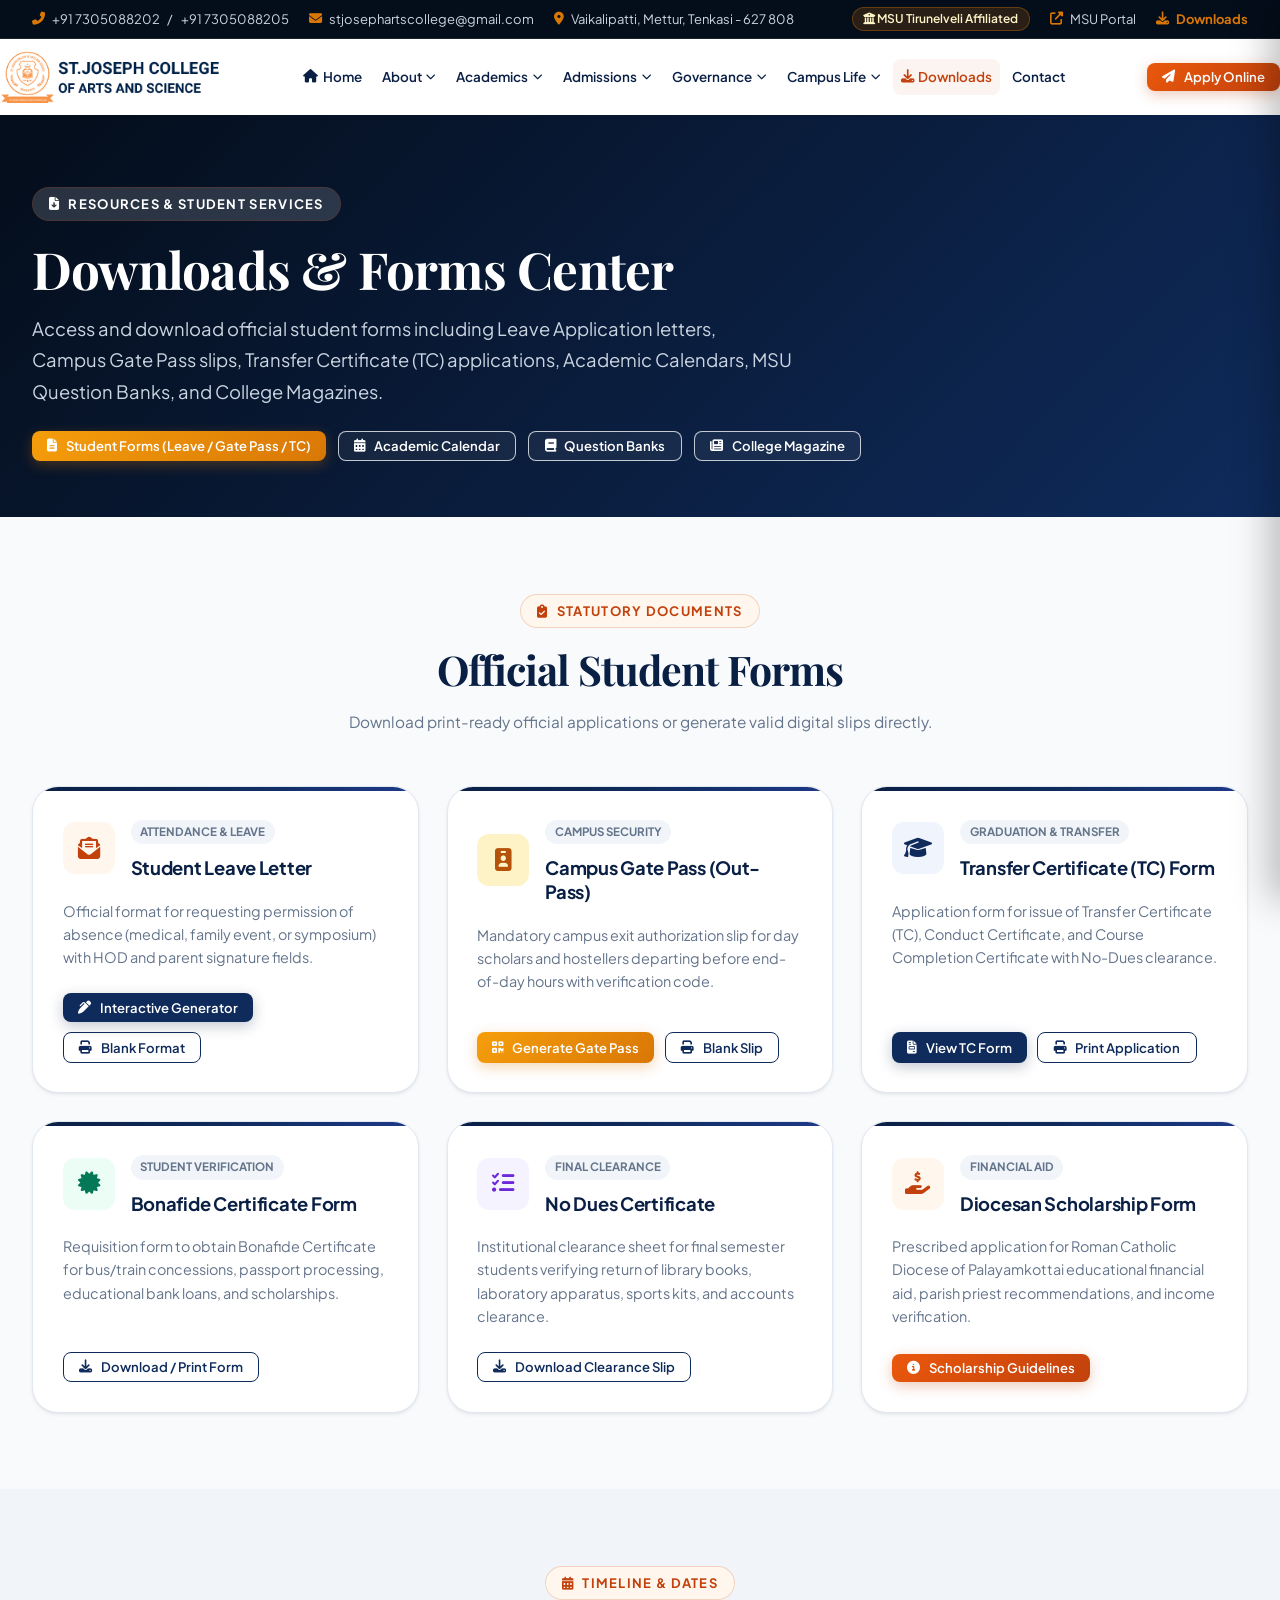
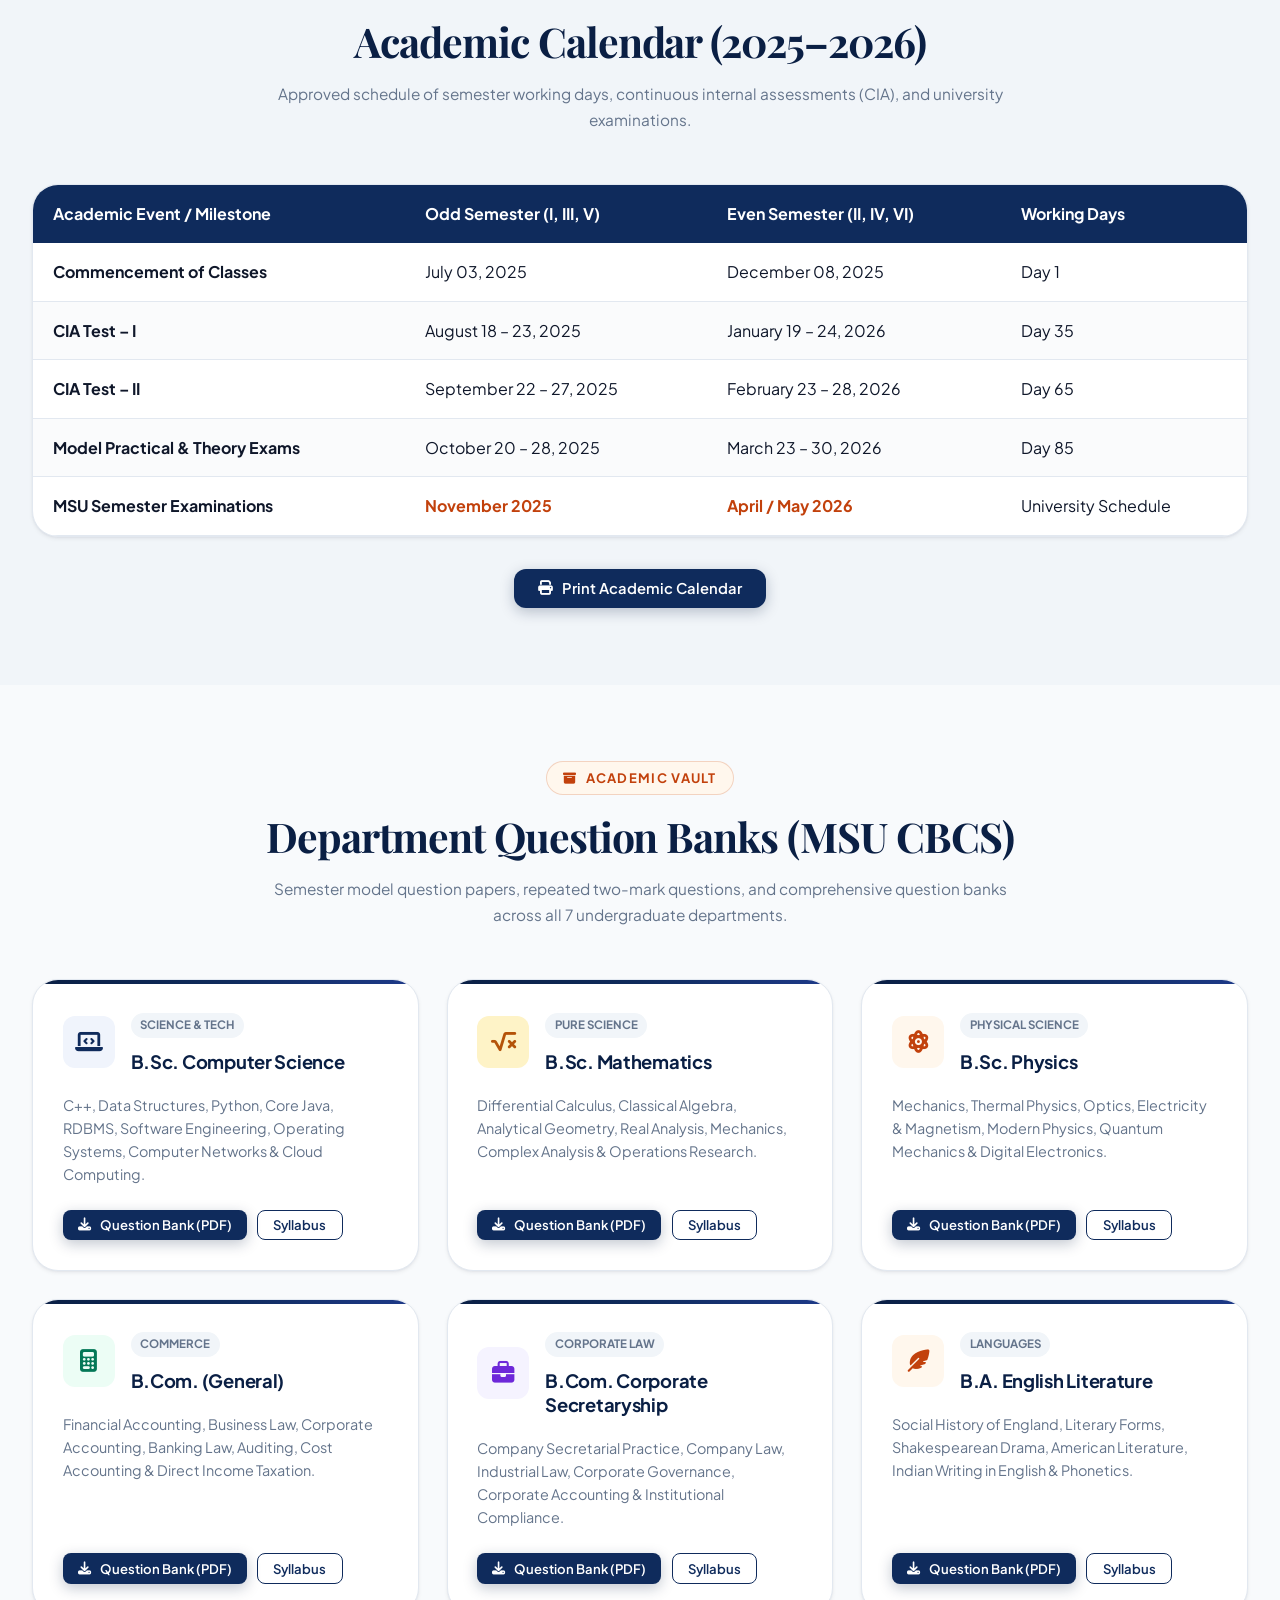
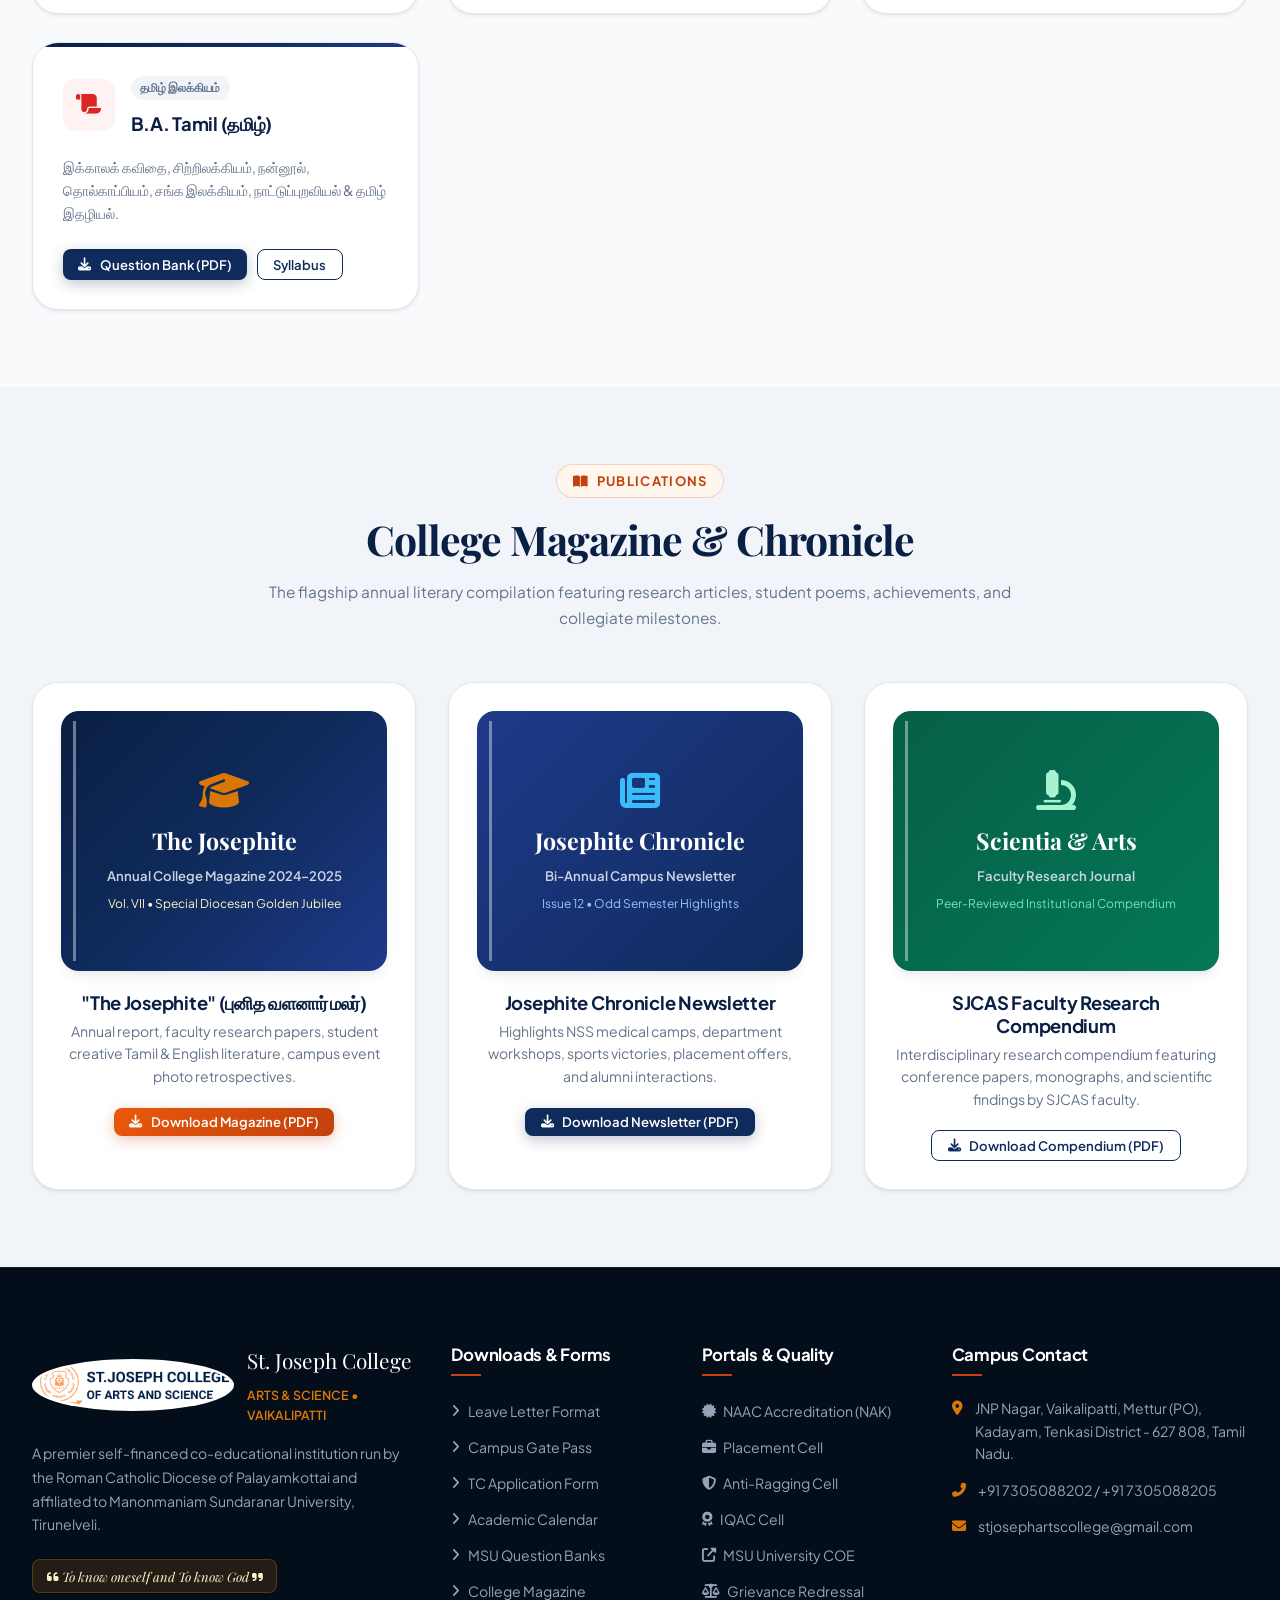
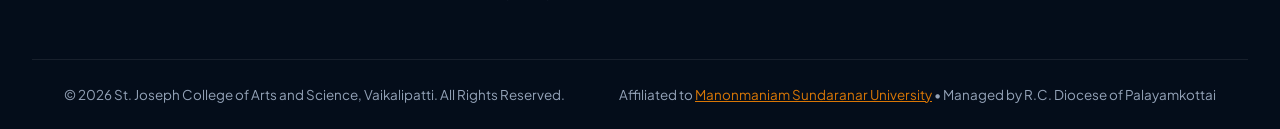
<file: downloads.html>
<!DOCTYPE html>
<html lang="en">
<head>
  <meta charset="UTF-8">
  <meta name="viewport" content="width=device-width, initial-scale=1.0">
  <title>Student &amp; Faculty Downloads | St. Joseph College of Arts and Science</title>
  <meta name="description" content="Download official student leave letters, gate pass slips, TC forms, academic calendars, MSU question banks, and college magazines at St. Joseph College of Arts and Science, Tenkasi.">
  <meta name="keywords" content="SJCAS downloads, student leave letter format, gate pass slip, TC application form, MSU question bank, academic calendar, college magazine">

  <!-- Favicon -->
  <link rel="icon" type="image/png" href="assets/images/logo.png">

  <!-- Google Fonts & Font Awesome -->
  <link rel="preconnect" href="https://fonts.googleapis.com">
  <link rel="preconnect" href="https://fonts.gstatic.com" crossorigin>
  <link href="https://fonts.googleapis.com/css2?family=Plus+Jakarta+Sans:wght@300;400;500;600;700;800&family=Playfair+Display:ital,wght@0,600;0,700;0,800;1,600;1,700&display=swap" rel="stylesheet">
  <link rel="stylesheet" href="https://cdnjs.cloudflare.com/ajax/libs/font-awesome/6.5.1/css/all.min.css">

  <!-- Custom Stylesheet -->
  <link rel="stylesheet" href="assets/css/style.css">
</head>
<body>

  <!-- Top Utility Bar -->
  <aside class="top-bar" aria-label="Utility Links">
    <div class="container">
      <div class="top-bar-left">
        <span class="top-bar-item"><i class="fas fa-phone-alt"></i> <a href="tel:+917305088202">+91 7305088202</a> / <a href="tel:+917305088205">+91 7305088205</a></span>
        <span class="top-bar-item"><i class="fas fa-envelope"></i> <a href="mailto:stjosephartscollege@gmail.com">stjosephartscollege@gmail.com</a></span>
        <span class="top-bar-item"><i class="fas fa-map-marker-alt"></i> Vaikalipatti, Mettur, Tenkasi - 627 808</span>
      </div>
      <div class="top-bar-right">
        <span class="top-bar-badge"><i class="fas fa-university"></i> MSU Tirunelveli Affiliated</span>
        <a href="https://msuniv.ac.in" target="_blank" rel="noopener" class="top-bar-item"><i class="fas fa-external-link-alt"></i> MSU Portal</a>
        <a href="downloads.html" class="top-bar-item" style="color: var(--gold-primary); font-weight: 700;"><i class="fas fa-download"></i> Downloads</a>
      </div>
    </div>
  </aside>

  <!-- Main Navigation Header -->
  <header class="main-header">
    <div class="container header-container">
      <a href="index.html" class="brand-wrapper" title="St. Joseph College of Arts and Science">
        <img src="assets/images/logo.png" alt="St. Joseph College of Arts and Science" class="brand-logo">
        <div class="brand-location-badge">
          <span class="loc-place"><i class="fas fa-map-marker-alt"></i> Tenkasi</span>
          <span class="loc-meta">MSU Affiliated</span>
        </div>
      </a>

      <!-- Desktop Nav -->
      <nav class="nav-menu" aria-label="Primary Navigation">
        <div class="nav-item"><a href="index.html" class="nav-link"><i class="fas fa-home"></i> Home</a></div>
        <div class="nav-item">
          <a href="about.html" class="nav-link">About <i class="fas fa-chevron-down"></i></a>
          <div class="dropdown-menu">
            <a href="about.html#about-college" class="dropdown-link"><i class="fas fa-landmark"></i> About College</a>
            <a href="about.html#diocese" class="dropdown-link"><i class="fas fa-cross"></i> Palayamkottai Diocese</a>
            <a href="about.html#vision-mission" class="dropdown-link"><i class="fas fa-compass"></i> Vision &amp; Mission</a>
            <a href="about.html#governing-body" class="dropdown-link"><i class="fas fa-users-cog"></i> Governing Body</a>
          </div>
        </div>
        <div class="nav-item">
          <a href="academics.html" class="nav-link">Academics <i class="fas fa-chevron-down"></i></a>
          <div class="dropdown-menu">
            <a href="academics.html#departments" class="dropdown-link"><i class="fas fa-graduation-cap"></i> Departments</a>
            <a href="academics.html#ug-courses" class="dropdown-link"><i class="fas fa-book-open"></i> UG Programmes</a>
            <a href="academics.html#library" class="dropdown-link"><i class="fas fa-book-reader"></i> Central Library</a>
            <a href="academics.html#activities" class="dropdown-link"><i class="fas fa-calendar-alt"></i> Department Activities</a>
            <a href="examinations.html" class="dropdown-link"><i class="fas fa-file-alt"></i> Examinations &amp; MSU</a>
          </div>
        </div>
        <div class="nav-item">
          <a href="admissions.html" class="nav-link">Admissions <i class="fas fa-chevron-down"></i></a>
          <div class="dropdown-menu">
            <a href="admissions.html#admissions-guide" class="dropdown-link"><i class="fas fa-clipboard-list"></i> Admission Guide 2025-26</a>
            <a href="admissions.html#eligibility" class="dropdown-link"><i class="fas fa-check-circle"></i> Eligibility Criteria</a>
            <a href="admissions.html#scholarships" class="dropdown-link"><i class="fas fa-award"></i> Scholarships &amp; Aid</a>
          </div>
        </div>
        <div class="nav-item">
          <a href="governance.html" class="nav-link">Governance <i class="fas fa-chevron-down"></i></a>
          <div class="dropdown-menu">
            <a href="governance.html#anti-ragging" class="dropdown-link"><i class="fas fa-shield-alt"></i> Anti-Ragging Cell</a>
            <a href="governance.html#committees" class="dropdown-link"><i class="fas fa-tasks"></i> College Committees</a>
            <a href="naac.html" class="dropdown-link"><i class="fas fa-certificate"></i> NAAC Accreditation</a>
            <a href="grievance.html" class="dropdown-link"><i class="fas fa-balance-scale"></i> Grievance Redressal</a>
          </div>
        </div>
        <div class="nav-item">
          <a href="campus-life.html" class="nav-link">Campus Life <i class="fas fa-chevron-down"></i></a>
          <div class="dropdown-menu">
            <a href="campus-life.html#achievements" class="dropdown-link"><i class="fas fa-trophy"></i> Students Achievements</a>
            <a href="campus-life.html#magazine" class="dropdown-link"><i class="fas fa-book"></i> College Magazine</a>
            <a href="campus-life.html#media" class="dropdown-link"><i class="fas fa-newspaper"></i> Media Options</a>
            <a href="placement.html" class="dropdown-link"><i class="fas fa-briefcase"></i> Placement Cell</a>
            <a href="transport.html" class="dropdown-link"><i class="fas fa-bus"></i> Bus Routes</a>
            <a href="campus-life.html#gallery" class="dropdown-link"><i class="fas fa-images"></i> Photo Gallery</a>
          </div>
        </div>
        <div class="nav-item"><a href="downloads.html" class="nav-link active"><i class="fas fa-download"></i> Downloads</a></div>
        <div class="nav-item"><a href="contact.html" class="nav-link">Contact</a></div>
      </nav>

      <!-- Action Buttons -->
      <div class="header-actions">
        <a href="https://docs.google.com/forms/d/e/1FAIpQLScLhklakSKkZHLRGe_U0IObBUgWUsLnIZfnJ0RVahQJ35N6Jw/viewform" target="_blank" rel="noopener" class="btn btn-secondary btn-sm">
          <i class="fas fa-paper-plane"></i> Apply Online
        </a>
        <button class="mobile-toggle" aria-label="Toggle Mobile Menu"><i class="fas fa-bars"></i></button>
      </div>
    </div>
  </header>

  <!-- Mobile Drawer Overlay & Menu -->
  <div class="mobile-drawer-overlay"></div>
  <aside class="mobile-drawer" aria-label="Mobile Navigation Drawer">
    <div class="drawer-header">
      <img src="assets/images/logo.png" alt="SJCAS" class="drawer-logo">
      <button class="drawer-close" aria-label="Close menu"><i class="fas fa-times"></i></button>
    </div>
    <div class="drawer-body">
      <div class="drawer-nav-item"><a href="index.html" class="drawer-nav-link"><span><i class="fas fa-home"></i> Home</span></a></div>
      <div class="drawer-nav-item"><a href="about.html" class="drawer-nav-link"><span><i class="fas fa-university"></i> About College</span></a></div>
      <div class="drawer-nav-item"><a href="academics.html" class="drawer-nav-link"><span><i class="fas fa-graduation-cap"></i> Academics</span></a></div>
      <div class="drawer-nav-item"><a href="admissions.html" class="drawer-nav-link"><span><i class="fas fa-user-graduate"></i> Admissions</span></a></div>
      <div class="drawer-nav-item"><a href="governance.html" class="drawer-nav-link"><span><i class="fas fa-balance-scale"></i> Governance</span></a></div>
      <div class="drawer-nav-item"><a href="naac.html" class="drawer-nav-link"><span><i class="fas fa-certificate"></i> NAAC (NAK)</span></a></div>
      <div class="drawer-nav-item"><a href="placement.html" class="drawer-nav-link"><span><i class="fas fa-briefcase"></i> Placement Cell</span></a></div>
      <div class="drawer-nav-item"><a href="campus-life.html" class="drawer-nav-link"><span><i class="fas fa-basketball-ball"></i> Campus Life</span></a></div>
      <div class="drawer-nav-item"><a href="downloads.html" class="drawer-nav-link" style="color: var(--crimson-primary);"><span><i class="fas fa-download"></i> Downloads Center</span></a></div>
      <div class="drawer-nav-item"><a href="contact.html" class="drawer-nav-link"><span><i class="fas fa-map-marked-alt"></i> Contact Us</span></a></div>
    </div>
    <div class="drawer-footer">
      <a href="https://docs.google.com/forms/d/e/1FAIpQLScLhklakSKkZHLRGe_U0IObBUgWUsLnIZfnJ0RVahQJ35N6Jw/viewform" target="_blank" class="btn btn-secondary" style="width: 100%;">Apply Online</a>
    </div>
  </aside>

  <!-- Page Header Banner -->
  <div style="background: linear-gradient(135deg, var(--navy-darkest) 0%, var(--navy-primary) 100%); color: #ffffff; padding: 4.5rem 0 3.5rem 0; position: relative;">
    <div class="container">
      <span class="section-tag" style="background: rgba(255,255,255,0.15); color: #ffffff;">
        <i class="fas fa-file-download"></i> Resources &amp; Student Services
      </span>
      <h1 style="font-family: var(--font-serif); font-size: clamp(2.2rem, 4vw, 3.25rem); color: #ffffff; margin-bottom: 0.75rem;">
        Downloads &amp; Forms Center
      </h1>
      <p style="color: #cbd5e1; font-size: 1.15rem; max-width: 760px; line-height: 1.7;">
        Access and download official student forms including Leave Application letters, Campus Gate Pass slips, Transfer Certificate (TC) applications, Academic Calendars, MSU Question Banks, and College Magazines.
      </p>
      
      <!-- Quick Anchor Pills -->
      <div style="display: flex; gap: 0.75rem; margin-top: 1.5rem; flex-wrap: wrap;">
        <a href="#forms" class="btn btn-gold btn-sm"><i class="fas fa-file-alt"></i> Student Forms (Leave / Gate Pass / TC)</a>
        <a href="#calendar" class="btn btn-outline-white btn-sm"><i class="fas fa-calendar-alt"></i> Academic Calendar</a>
        <a href="#question-bank" class="btn btn-outline-white btn-sm"><i class="fas fa-book"></i> Question Banks</a>
        <a href="#magazine" class="btn btn-outline-white btn-sm"><i class="fas fa-newspaper"></i> College Magazine</a>
      </div>
    </div>
  </div>

  <!-- ==========================================
       1. Official Student & Staff Forms
       ========================================== -->
  <section class="section" id="forms">
    <div class="container">
      <div class="section-header">
        <span class="section-tag"><i class="fas fa-clipboard-check"></i> Statutory Documents</span>
        <h2 class="section-title">Official Student Forms</h2>
        <p class="section-desc">Download print-ready official applications or generate valid digital slips directly.</p>
      </div>

      <div class="downloads-grid">

        <!-- Form 1: Leave Letter -->
        <article class="download-card">
          <div class="download-header">
            <div class="download-icon" style="background: var(--crimson-soft); color: var(--crimson-primary);">
              <i class="fas fa-envelope-open-text"></i>
            </div>
            <div>
              <span class="download-badge">Attendance &amp; Leave</span>
              <h3 class="download-title">Student Leave Letter</h3>
            </div>
          </div>
          <p class="download-desc">
            Official format for requesting permission of absence (medical, family event, or symposium) with HOD and parent signature fields.
          </p>
          <div class="download-actions">
            <button type="button" class="btn btn-primary btn-sm" onclick="openLeaveLetterModal()">
              <i class="fas fa-pen-alt"></i> Interactive Generator
            </button>
            <button type="button" class="btn btn-outline btn-sm" onclick="printBlankLeaveLetter()">
              <i class="fas fa-print"></i> Blank Format
            </button>
          </div>
        </article>

        <!-- Form 2: Gate Pass -->
        <article class="download-card">
          <div class="download-header">
            <div class="download-icon" style="background: var(--gold-soft); color: var(--gold-hover);">
              <i class="fas fa-id-badge"></i>
            </div>
            <div>
              <span class="download-badge">Campus Security</span>
              <h3 class="download-title">Campus Gate Pass (Out-Pass)</h3>
            </div>
          </div>
          <p class="download-desc">
            Mandatory campus exit authorization slip for day scholars and hostellers departing before end-of-day hours with verification code.
          </p>
          <div class="download-actions">
            <button type="button" class="btn btn-gold btn-sm" onclick="openGatePassModal()">
              <i class="fas fa-qrcode"></i> Generate Gate Pass
            </button>
            <button type="button" class="btn btn-outline btn-sm" onclick="printBlankGatePass()">
              <i class="fas fa-print"></i> Blank Slip
            </button>
          </div>
        </article>

        <!-- Form 3: TC & Conduct Certificate -->
        <article class="download-card">
          <div class="download-header">
            <div class="download-icon" style="background: var(--navy-soft); color: var(--navy-primary);">
              <i class="fas fa-graduation-cap"></i>
            </div>
            <div>
              <span class="download-badge">Graduation &amp; Transfer</span>
              <h3 class="download-title">Transfer Certificate (TC) Form</h3>
            </div>
          </div>
          <p class="download-desc">
            Application form for issue of Transfer Certificate (TC), Conduct Certificate, and Course Completion Certificate with No-Dues clearance.
          </p>
          <div class="download-actions">
            <button type="button" class="btn btn-primary btn-sm" onclick="openTCModal()">
              <i class="fas fa-file-invoice"></i> View TC Form
            </button>
            <button type="button" class="btn btn-outline btn-sm" onclick="printTCForm()">
              <i class="fas fa-print"></i> Print Application
            </button>
          </div>
        </article>

        <!-- Form 4: Bonafide Certificate -->
        <article class="download-card">
          <div class="download-header">
            <div class="download-icon" style="background: #ecfdf5; color: #047857;">
              <i class="fas fa-certificate"></i>
            </div>
            <div>
              <span class="download-badge">Student Verification</span>
              <h3 class="download-title">Bonafide Certificate Form</h3>
            </div>
          </div>
          <p class="download-desc">
            Requisition form to obtain Bonafide Certificate for bus/train concessions, passport processing, educational bank loans, and scholarships.
          </p>
          <div class="download-actions">
            <button type="button" class="btn btn-outline btn-sm" onclick="printBonafideForm()">
              <i class="fas fa-download"></i> Download / Print Form
            </button>
          </div>
        </article>

        <!-- Form 5: No-Dues Clearance -->
        <article class="download-card">
          <div class="download-header">
            <div class="download-icon" style="background: #f5f3ff; color: #6d28d9;">
              <i class="fas fa-tasks"></i>
            </div>
            <div>
              <span class="download-badge">Final Clearance</span>
              <h3 class="download-title">No Dues Certificate</h3>
            </div>
          </div>
          <p class="download-desc">
            Institutional clearance sheet for final semester students verifying return of library books, laboratory apparatus, sports kits, and accounts clearance.
          </p>
          <div class="download-actions">
            <button type="button" class="btn btn-outline btn-sm" onclick="printNoDuesForm()">
              <i class="fas fa-download"></i> Download Clearance Slip
            </button>
          </div>
        </article>

        <!-- Form 6: Scholarship Application -->
        <article class="download-card">
          <div class="download-header">
            <div class="download-icon" style="background: #fff7ed; color: #c2410c;">
              <i class="fas fa-hand-holding-usd"></i>
            </div>
            <div>
              <span class="download-badge">Financial Aid</span>
              <h3 class="download-title">Diocesan Scholarship Form</h3>
            </div>
          </div>
          <p class="download-desc">
            Prescribed application for Roman Catholic Diocese of Palayamkottai educational financial aid, parish priest recommendations, and income verification.
          </p>
          <div class="download-actions">
            <a href="admissions.html#scholarships" class="btn btn-secondary btn-sm">
              <i class="fas fa-info-circle"></i> Scholarship Guidelines
            </a>
          </div>
        </article>

      </div>
    </div>
  </section>

  <!-- ==========================================
       2. Academic Calendar 2025–2026
       ========================================== -->
  <section class="section section-soft" id="calendar">
    <div class="container">
      <div class="section-header">
        <span class="section-tag"><i class="fas fa-calendar-alt"></i> Timeline &amp; Dates</span>
        <h2 class="section-title">Academic Calendar (2025–2026)</h2>
        <p class="section-desc">Approved schedule of semester working days, continuous internal assessments (CIA), and university examinations.</p>
      </div>

      <div style="background: #ffffff; border-radius: var(--radius-xl); border: 1px solid var(--border-light); overflow-x: auto; box-shadow: var(--shadow-sm); margin-bottom: 2rem;">
        <table style="width: 100%; border-collapse: collapse; min-width: 650px;">
          <thead>
            <tr style="background-color: var(--navy-primary); color: #ffffff; text-align: left;">
              <th style="padding: 1rem 1.25rem;">Academic Event / Milestone</th>
              <th style="padding: 1rem 1.25rem;">Odd Semester (I, III, V)</th>
              <th style="padding: 1rem 1.25rem;">Even Semester (II, IV, VI)</th>
              <th style="padding: 1rem 1.25rem;">Working Days</th>
            </tr>
          </thead>
          <tbody>
            <tr>
              <td style="padding: 1rem 1.25rem; font-weight: 700; border-bottom: 1px solid var(--border-light);">Commencement of Classes</td>
              <td style="padding: 1rem 1.25rem; border-bottom: 1px solid var(--border-light);">July 03, 2025</td>
              <td style="padding: 1rem 1.25rem; border-bottom: 1px solid var(--border-light);">December 08, 2025</td>
              <td style="padding: 1rem 1.25rem; border-bottom: 1px solid var(--border-light);">Day 1</td>
            </tr>
            <tr style="background-color: #fafbfc;">
              <td style="padding: 1rem 1.25rem; font-weight: 700; border-bottom: 1px solid var(--border-light);">CIA Test – I</td>
              <td style="padding: 1rem 1.25rem; border-bottom: 1px solid var(--border-light);">August 18 – 23, 2025</td>
              <td style="padding: 1rem 1.25rem; border-bottom: 1px solid var(--border-light);">January 19 – 24, 2026</td>
              <td style="padding: 1rem 1.25rem; border-bottom: 1px solid var(--border-light);">Day 35</td>
            </tr>
            <tr>
              <td style="padding: 1rem 1.25rem; font-weight: 700; border-bottom: 1px solid var(--border-light);">CIA Test – II</td>
              <td style="padding: 1rem 1.25rem; border-bottom: 1px solid var(--border-light);">September 22 – 27, 2025</td>
              <td style="padding: 1rem 1.25rem; border-bottom: 1px solid var(--border-light);">February 23 – 28, 2026</td>
              <td style="padding: 1rem 1.25rem; border-bottom: 1px solid var(--border-light);">Day 65</td>
            </tr>
            <tr style="background-color: #fafbfc;">
              <td style="padding: 1rem 1.25rem; font-weight: 700; border-bottom: 1px solid var(--border-light);">Model Practical &amp; Theory Exams</td>
              <td style="padding: 1rem 1.25rem; border-bottom: 1px solid var(--border-light);">October 20 – 28, 2025</td>
              <td style="padding: 1rem 1.25rem; border-bottom: 1px solid var(--border-light);">March 23 – 30, 2026</td>
              <td style="padding: 1rem 1.25rem; border-bottom: 1px solid var(--border-light);">Day 85</td>
            </tr>
            <tr>
              <td style="padding: 1rem 1.25rem; font-weight: 700; border-bottom: 1px solid var(--border-light);">MSU Semester Examinations</td>
              <td style="padding: 1rem 1.25rem; border-bottom: 1px solid var(--border-light); color: var(--crimson-primary); font-weight: 700;">November 2025</td>
              <td style="padding: 1rem 1.25rem; border-bottom: 1px solid var(--border-light); color: var(--crimson-primary); font-weight: 700;">April / May 2026</td>
              <td style="padding: 1rem 1.25rem; border-bottom: 1px solid var(--border-light);">University Schedule</td>
            </tr>
          </tbody>
        </table>
      </div>

      <div style="text-align: center;">
        <button type="button" class="btn btn-primary" onclick="window.print()">
          <i class="fas fa-print"></i> Print Academic Calendar
        </button>
      </div>
    </div>
  </section>

  <!-- ==========================================
       3. Question Bank & Previous Examination Papers
       ========================================== -->
  <section class="section" id="question-bank">
    <div class="container">
      <div class="section-header">
        <span class="section-tag"><i class="fas fa-archive"></i> Academic Vault</span>
        <h2 class="section-title">Department Question Banks (MSU CBCS)</h2>
        <p class="section-desc">Semester model question papers, repeated two-mark questions, and comprehensive question banks across all 7 undergraduate departments.</p>
      </div>

      <div class="downloads-grid">

        <!-- CS Question Bank -->
        <article class="download-card">
          <div class="download-header">
            <div class="download-icon" style="background: var(--navy-soft); color: var(--navy-primary);"><i class="fas fa-laptop-code"></i></div>
            <div>
              <span class="download-badge">Science &amp; Tech</span>
              <h3 class="download-title">B.Sc. Computer Science</h3>
            </div>
          </div>
          <p class="download-desc">
            C++, Data Structures, Python, Core Java, RDBMS, Software Engineering, Operating Systems, Computer Networks &amp; Cloud Computing.
          </p>
          <div class="download-actions">
            <button class="btn btn-primary btn-sm" onclick="alert('Question Bank for B.Sc. Computer Science is prepared as per MSU CBCS Regulations. Download initialized.')"><i class="fas fa-download"></i> Question Bank (PDF)</button>
            <a href="academics.html#ug-courses" class="btn btn-outline btn-sm">Syllabus</a>
          </div>
        </article>

        <!-- Maths Question Bank -->
        <article class="download-card">
          <div class="download-header">
            <div class="download-icon" style="background: var(--gold-soft); color: var(--gold-hover);"><i class="fas fa-square-root-alt"></i></div>
            <div>
              <span class="download-badge">Pure Science</span>
              <h3 class="download-title">B.Sc. Mathematics</h3>
            </div>
          </div>
          <p class="download-desc">
            Differential Calculus, Classical Algebra, Analytical Geometry, Real Analysis, Mechanics, Complex Analysis &amp; Operations Research.
          </p>
          <div class="download-actions">
            <button class="btn btn-primary btn-sm" onclick="alert('Question Bank for B.Sc. Mathematics is prepared as per MSU CBCS Regulations. Download initialized.')"><i class="fas fa-download"></i> Question Bank (PDF)</button>
            <a href="academics.html#ug-courses" class="btn btn-outline btn-sm">Syllabus</a>
          </div>
        </article>

        <!-- Physics Question Bank -->
        <article class="download-card">
          <div class="download-header">
            <div class="download-icon" style="background: var(--crimson-soft); color: var(--crimson-primary);"><i class="fas fa-atom"></i></div>
            <div>
              <span class="download-badge">Physical Science</span>
              <h3 class="download-title">B.Sc. Physics</h3>
            </div>
          </div>
          <p class="download-desc">
            Mechanics, Thermal Physics, Optics, Electricity &amp; Magnetism, Modern Physics, Quantum Mechanics &amp; Digital Electronics.
          </p>
          <div class="download-actions">
            <button class="btn btn-primary btn-sm" onclick="alert('Question Bank for B.Sc. Physics is prepared as per MSU CBCS Regulations. Download initialized.')"><i class="fas fa-download"></i> Question Bank (PDF)</button>
            <a href="academics.html#ug-courses" class="btn btn-outline btn-sm">Syllabus</a>
          </div>
        </article>

        <!-- Commerce Question Bank -->
        <article class="download-card">
          <div class="download-header">
            <div class="download-icon" style="background: #ecfdf5; color: #047857;"><i class="fas fa-calculator"></i></div>
            <div>
              <span class="download-badge">Commerce</span>
              <h3 class="download-title">B.Com. (General)</h3>
            </div>
          </div>
          <p class="download-desc">
            Financial Accounting, Business Law, Corporate Accounting, Banking Law, Auditing, Cost Accounting &amp; Direct Income Taxation.
          </p>
          <div class="download-actions">
            <button class="btn btn-primary btn-sm" onclick="alert('Question Bank for B.Com General is prepared as per MSU CBCS Regulations. Download initialized.')"><i class="fas fa-download"></i> Question Bank (PDF)</button>
            <a href="academics.html#ug-courses" class="btn btn-outline btn-sm">Syllabus</a>
          </div>
        </article>

        <!-- Corporate Secretaryship Question Bank -->
        <article class="download-card">
          <div class="download-header">
            <div class="download-icon" style="background: #f5f3ff; color: #6d28d9;"><i class="fas fa-briefcase"></i></div>
            <div>
              <span class="download-badge">Corporate Law</span>
              <h3 class="download-title">B.Com. Corporate Secretaryship</h3>
            </div>
          </div>
          <p class="download-desc">
            Company Secretarial Practice, Company Law, Industrial Law, Corporate Governance, Corporate Accounting &amp; Institutional Compliance.
          </p>
          <div class="download-actions">
            <button class="btn btn-primary btn-sm" onclick="alert('Question Bank for B.Com Corporate Secretaryship is prepared as per MSU CBCS Regulations. Download initialized.')"><i class="fas fa-download"></i> Question Bank (PDF)</button>
            <a href="academics.html#ug-courses" class="btn btn-outline btn-sm">Syllabus</a>
          </div>
        </article>

        <!-- English Literature Question Bank -->
        <article class="download-card">
          <div class="download-header">
            <div class="download-icon" style="background: #fff7ed; color: #c2410c;"><i class="fas fa-feather-alt"></i></div>
            <div>
              <span class="download-badge">Languages</span>
              <h3 class="download-title">B.A. English Literature</h3>
            </div>
          </div>
          <p class="download-desc">
            Social History of England, Literary Forms, Shakespearean Drama, American Literature, Indian Writing in English &amp; Phonetics.
          </p>
          <div class="download-actions">
            <button class="btn btn-primary btn-sm" onclick="alert('Question Bank for B.A. English Literature is prepared as per MSU CBCS Regulations. Download initialized.')"><i class="fas fa-download"></i> Question Bank (PDF)</button>
            <a href="academics.html#ug-courses" class="btn btn-outline btn-sm">Syllabus</a>
          </div>
        </article>

        <!-- Tamil Literature Question Bank -->
        <article class="download-card">
          <div class="download-header">
            <div class="download-icon" style="background: #fef2f2; color: #dc2626;"><i class="fas fa-scroll"></i></div>
            <div>
              <span class="download-badge">தமிழ் இலக்கியம்</span>
              <h3 class="download-title">B.A. Tamil (தமிழ்)</h3>
            </div>
          </div>
          <p class="download-desc">
            இக்காலக் கவிதை, சிற்றிலக்கியம், நன்னூல், தொல்காப்பியம், சங்க இலக்கியம், நாட்டுப்புறவியல் &amp; தமிழ் இதழியல்.
          </p>
          <div class="download-actions">
            <button class="btn btn-primary btn-sm" onclick="alert('Question Bank for B.A. Tamil is prepared as per MSU CBCS Regulations. Download initialized.')"><i class="fas fa-download"></i> Question Bank (PDF)</button>
            <a href="academics.html#ug-courses" class="btn btn-outline btn-sm">Syllabus</a>
          </div>
        </article>

      </div>
    </div>
  </section>

  <!-- ==========================================
       4. College Magazine & Literary Publications
       ========================================== -->
  <section class="section section-soft" id="magazine">
    <div class="container">
      <div class="section-header">
        <span class="section-tag"><i class="fas fa-book-open"></i> Publications</span>
        <h2 class="section-title">College Magazine &amp; Chronicle</h2>
        <p class="section-desc">The flagship annual literary compilation featuring research articles, student poems, achievements, and collegiate milestones.</p>
      </div>

      <div class="magazine-grid">
        <!-- Annual Edition 2025 -->
        <div class="magazine-card">
          <div class="magazine-cover-wrap">
            <i class="fas fa-graduation-cap" style="font-size: 2.5rem; margin-bottom: 0.75rem; color: var(--gold-primary);"></i>
            <div class="magazine-edition-title">The Josephite</div>
            <div style="font-size: 0.82rem; color: #cbd5e1; font-weight: 600;">Annual College Magazine 2024–2025</div>
            <div style="font-size: 0.75rem; color: var(--gold-soft); margin-top: 0.5rem;">Vol. VII &bull; Special Diocesan Golden Jubilee</div>
          </div>
          <h4 style="font-size: 1.15rem; color: var(--navy-dark); margin-bottom: 0.35rem;">"The Josephite" (புனித வளனார் மலர்)</h4>
          <p style="font-size: 0.88rem; color: var(--text-muted); line-height: 1.6; margin-bottom: 1.25rem;">
            Annual report, faculty research papers, student creative Tamil &amp; English literature, campus event photo retrospectives.
          </p>
          <button class="btn btn-secondary btn-sm" onclick="alert('Downloading The Josephite Magazine 2024–2025 (PDF)...')">
            <i class="fas fa-download"></i> Download Magazine (PDF)
          </button>
        </div>

        <!-- College Newsletter -->
        <div class="magazine-card">
          <div class="magazine-cover-wrap" style="background: linear-gradient(135deg, #1e3a8a 0%, #0f2b5c 100%);">
            <i class="fas fa-newspaper" style="font-size: 2.5rem; margin-bottom: 0.75rem; color: #38bdf8;"></i>
            <div class="magazine-edition-title">Josephite Chronicle</div>
            <div style="font-size: 0.82rem; color: #cbd5e1; font-weight: 600;">Bi-Annual Campus Newsletter</div>
            <div style="font-size: 0.75rem; color: #93c5fd; margin-top: 0.5rem;">Issue 12 &bull; Odd Semester Highlights</div>
          </div>
          <h4 style="font-size: 1.15rem; color: var(--navy-dark); margin-bottom: 0.35rem;">Josephite Chronicle Newsletter</h4>
          <p style="font-size: 0.88rem; color: var(--text-muted); line-height: 1.6; margin-bottom: 1.25rem;">
            Highlights NSS medical camps, department workshops, sports victories, placement offers, and alumni interactions.
          </p>
          <button class="btn btn-primary btn-sm" onclick="alert('Downloading Josephite Chronicle Newsletter (PDF)...')">
            <i class="fas fa-download"></i> Download Newsletter (PDF)
          </button>
        </div>

        <!-- Research Digest -->
        <div class="magazine-card">
          <div class="magazine-cover-wrap" style="background: linear-gradient(135deg, #065f46 0%, #047857 100%);">
            <i class="fas fa-microscope" style="font-size: 2.5rem; margin-bottom: 0.75rem; color: #a7f3d0;"></i>
            <div class="magazine-edition-title">Scientia &amp; Arts</div>
            <div style="font-size: 0.82rem; color: #cbd5e1; font-weight: 600;">Faculty Research Journal</div>
            <div style="font-size: 0.75rem; color: #6ee7b7; margin-top: 0.5rem;">Peer-Reviewed Institutional Compendium</div>
          </div>
          <h4 style="font-size: 1.15rem; color: var(--navy-dark); margin-bottom: 0.35rem;">SJCAS Faculty Research Compendium</h4>
          <p style="font-size: 0.88rem; color: var(--text-muted); line-height: 1.6; margin-bottom: 1.25rem;">
            Interdisciplinary research compendium featuring conference papers, monographs, and scientific findings by SJCAS faculty.
          </p>
          <button class="btn btn-outline btn-sm" onclick="alert('Downloading Research Compendium (PDF)...')">
            <i class="fas fa-download"></i> Download Compendium (PDF)
          </button>
        </div>
      </div>
    </div>
  </section>

  <!-- ==========================================
       Interactive Modals for Leave Letter, Gate Pass & TC
       ========================================== -->

  <!-- 1. Leave Letter Modal -->
  <div class="modal-overlay" id="leaveLetterModal" role="dialog" aria-modal="true" aria-label="Leave Letter Generator">
    <div class="modal-box" style="max-width: 680px;">
      <button class="modal-close-btn close-modal" onclick="closeModal('leaveLetterModal')"><i class="fas fa-times"></i></button>
      <h3 style="font-size: 1.4rem; color: var(--navy-primary); margin-bottom: 0.35rem;"><i class="fas fa-pen-nib"></i> Student Leave Letter Generator</h3>
      <p style="color: var(--text-muted); font-size: 0.88rem; margin-bottom: 1.5rem;">Fill out the fields to generate a formatted printable college leave application.</p>

      <form id="leaveGenForm" onsubmit="event.preventDefault(); generateLeaveLetterSlip();">
        <div style="display: grid; grid-template-columns: 1fr 1fr; gap: 1rem; margin-bottom: 1rem;">
          <div>
            <label class="form-label">Student Name *</label>
            <input type="text" id="leaveStudentName" class="form-control" placeholder="e.g. A. Maria Joseph" required>
          </div>
          <div>
            <label class="form-label">Register / Roll Number *</label>
            <input type="text" id="leaveRegNo" class="form-control" placeholder="e.g. 2024101001" required>
          </div>
        </div>

        <div style="display: grid; grid-template-columns: 1fr 1fr; gap: 1rem; margin-bottom: 1rem;">
          <div>
            <label class="form-label">Degree Programme *</label>
            <select id="leaveDept" class="form-control" required>
              <option value="B.Sc. Computer Science">B.Sc. Computer Science</option>
              <option value="B.Sc. Mathematics">B.Sc. Mathematics</option>
              <option value="B.Sc. Physics">B.Sc. Physics</option>
              <option value="B.Com General">B.Com (General)</option>
              <option value="B.Com Corporate Secretaryship">B.Com Corporate Secretaryship</option>
              <option value="B.A. English Literature">B.A. English Literature</option>
              <option value="B.A. Tamil">B.A. Tamil</option>
            </select>
          </div>
          <div>
            <label class="form-label">Year of Study *</label>
            <select id="leaveYear" class="form-control" required>
              <option value="I Year (Semester I / II)">I Year</option>
              <option value="II Year (Semester III / IV)">II Year</option>
              <option value="III Year (Semester V / VI)">III Year</option>
            </select>
          </div>
        </div>

        <div style="display: grid; grid-template-columns: 1fr 1fr; gap: 1rem; margin-bottom: 1rem;">
          <div>
            <label class="form-label">Leave From Date *</label>
            <input type="date" id="leaveFrom" class="form-control" required>
          </div>
          <div>
            <label class="form-label">Leave To Date *</label>
            <input type="date" id="leaveTo" class="form-control" required>
          </div>
        </div>

        <div style="margin-bottom: 1rem;">
          <label class="form-label">Reason for Absence *</label>
          <select id="leaveReasonType" class="form-control" style="margin-bottom: 0.5rem;" required>
            <option value="Medical Illness / Doctor Advice">Medical Illness / Doctor Advice</option>
            <option value="Family Function / Critical Event">Family Function / Critical Event</option>
            <option value="Attending Inter-Collegiate Symposium / Paper Presentation">On-Duty: Symposium / Competition</option>
            <option value="Personal Emergency">Personal Emergency</option>
          </select>
          <input type="text" id="leaveDetails" class="form-control" placeholder="Additional details / description" required>
        </div>

        <div style="margin-bottom: 1.5rem;">
          <label class="form-label">Parent / Guardian Contact Phone *</label>
          <input type="tel" id="leaveParentPhone" class="form-control" placeholder="10-digit mobile number" required pattern="[0-9]{10}">
        </div>

        <div style="display: flex; gap: 0.75rem;">
          <button type="submit" class="btn btn-primary" style="flex: 1;"><i class="fas fa-file-alt"></i> Generate Printable Letter</button>
          <button type="button" class="btn btn-outline" onclick="closeModal('leaveLetterModal')">Cancel</button>
        </div>
      </form>

      <!-- Slip Output Container -->
      <div id="leaveSlipOutput" style="display: none; margin-top: 1.5rem;">
        <div class="printable-slip-box" id="leavePrintContent">
          <div class="slip-header">
            <h4>ST. JOSEPH COLLEGE OF ARTS AND SCIENCE</h4>
            <div style="font-size: 0.8rem; color: var(--text-muted);">Affiliated to Manonmaniam Sundaranar University &bull; Run by R.C. Diocese of Palayamkottai</div>
            <div style="font-size: 0.85rem; font-weight: 700; color: var(--crimson-primary); margin-top: 0.35rem;">APPLICATION FOR LEAVE OF ABSENCE</div>
          </div>
          <p style="font-size: 0.88rem; line-height: 1.8; color: var(--text-body); margin-bottom: 1.5rem;">
            <strong>To:</strong> The Head of Department,<br>
            St. Joseph College of Arts and Science, Vaikalipatti.<br><br>
            Respected Sir/Madam,<br>
            I, <strong id="outLeaveName" style="color: var(--navy-primary);">[Student Name]</strong>, studying in <strong id="outLeaveDept">[Department]</strong> (<span id="outLeaveYear">[Year]</span>), bearing Register Number <strong id="outLeaveReg">[RegNo]</strong>, kindly request you to grant me leave of absence from <strong id="outLeaveFrom">[From Date]</strong> to <strong id="outLeaveTo">[To Date]</strong> on account of: <em id="outLeaveReason">[Reason]</em>.
            I will submit all missed lecture notes and assignments promptly.
          </p>
          <div class="slip-meta-grid">
            <div class="slip-field">
              <div class="slip-field-label">Parent Phone:</div>
              <div class="slip-field-value" id="outLeaveParentPhone">-</div>
            </div>
            <div class="slip-field">
              <div class="slip-field-label">Application Date:</div>
              <div class="slip-field-value" id="outLeaveAppDate">-</div>
            </div>
          </div>
          <div class="slip-sign-row">
            <div>Student Signature</div>
            <div>Parent / Guardian Signature</div>
            <div>Class Mentor / HOD</div>
            <div>Principal Approval</div>
          </div>
        </div>
        <div style="text-align: center; margin-top: 1rem;">
          <button type="button" class="btn btn-gold btn-sm" onclick="printElement('leavePrintContent')">
            <i class="fas fa-print"></i> Print Leave Application
          </button>
        </div>
      </div>

    </div>
  </div>

  <!-- 2. Gate Pass Modal -->
  <div class="modal-overlay" id="gatePassModal" role="dialog" aria-modal="true" aria-label="Gate Pass Generator">
    <div class="modal-box" style="max-width: 680px;">
      <button class="modal-close-btn close-modal" onclick="closeModal('gatePassModal')"><i class="fas fa-times"></i></button>
      <h3 style="font-size: 1.4rem; color: var(--navy-primary); margin-bottom: 0.35rem;"><i class="fas fa-id-badge"></i> Campus Gate Pass / Out-Pass Generator</h3>
      <p style="color: var(--text-muted); font-size: 0.88rem; margin-bottom: 1.5rem;">Generate an authorized campus exit slip for security desk clearance.</p>

      <form id="gateGenForm" onsubmit="event.preventDefault(); generateGatePassSlip();">
        <div style="display: grid; grid-template-columns: 1fr 1fr; gap: 1rem; margin-bottom: 1rem;">
          <div>
            <label class="form-label">Student Name *</label>
            <input type="text" id="gpStudentName" class="form-control" placeholder="e.g. S. Antony Raj" required>
          </div>
          <div>
            <label class="form-label">Register Number *</label>
            <input type="text" id="gpRegNo" class="form-control" placeholder="e.g. 2024101045" required>
          </div>
        </div>

        <div style="display: grid; grid-template-columns: 1fr 1fr; gap: 1rem; margin-bottom: 1rem;">
          <div>
            <label class="form-label">Department *</label>
            <select id="gpDept" class="form-control" required>
              <option value="B.Sc. Computer Science">B.Sc. Computer Science</option>
              <option value="B.Sc. Mathematics">B.Sc. Mathematics</option>
              <option value="B.Sc. Physics">B.Sc. Physics</option>
              <option value="B.Com General">B.Com (General)</option>
              <option value="B.Com Corporate Secretaryship">B.Com Corporate Secretaryship</option>
              <option value="B.A. English">B.A. English Literature</option>
              <option value="B.A. Tamil">B.A. Tamil</option>
            </select>
          </div>
          <div>
            <label class="form-label">Student Category *</label>
            <select id="gpCat" class="form-control" required>
              <option value="Day Scholar (College Bus)">Day Scholar (College Bus)</option>
              <option value="Day Scholar (Public Transit)">Day Scholar (Public Transit)</option>
              <option value="Resident Scholar / Hosteller">Resident Scholar / Hosteller</option>
            </select>
          </div>
        </div>

        <div style="display: grid; grid-template-columns: 1fr 1fr 1fr; gap: 1rem; margin-bottom: 1rem;">
          <div>
            <label class="form-label">Exit Date *</label>
            <input type="date" id="gpDate" class="form-control" required>
          </div>
          <div>
            <label class="form-label">Out-Time *</label>
            <input type="time" id="gpOutTime" class="form-control" required>
          </div>
          <div>
            <label class="form-label">Expected Return *</label>
            <input type="time" id="gpInTime" class="form-control" required>
          </div>
        </div>

        <div style="margin-bottom: 1.5rem;">
          <label class="form-label">Reason for Leaving Campus *</label>
          <input type="text" id="gpReason" class="form-control" placeholder="e.g. Medical Clinic Visit / Bank Work / Family Emergency" required>
        </div>

        <div style="display: flex; gap: 0.75rem;">
          <button type="submit" class="btn btn-gold" style="flex: 1;"><i class="fas fa-qrcode"></i> Generate Gate Pass Slip</button>
          <button type="button" class="btn btn-outline" onclick="closeModal('gatePassModal')">Cancel</button>
        </div>
      </form>

      <!-- Slip Output Container -->
      <div id="gateSlipOutput" style="display: none; margin-top: 1.5rem;">
        <div class="printable-slip-box" id="gatePrintContent" style="border: 2px solid var(--navy-primary);">
          <div class="slip-header">
            <h4>ST. JOSEPH COLLEGE OF ARTS AND SCIENCE</h4>
            <div style="font-size: 0.8rem; color: var(--text-muted);">Vaikalipatti, Mettur, Kadayam, Tenkasi &bull; Security Gate Out-Pass</div>
            <div style="font-size: 0.95rem; font-weight: 800; color: #dc2626; margin-top: 0.35rem;" id="outGPPassId">GATE PASS: #GP-2026-0000</div>
          </div>
          <div class="slip-meta-grid">
            <div class="slip-field">
              <div class="slip-field-label">Student Name:</div>
              <div class="slip-field-value" id="outGPName">-</div>
            </div>
            <div class="slip-field">
              <div class="slip-field-label">Register No:</div>
              <div class="slip-field-value" id="outGPReg">-</div>
            </div>
            <div class="slip-field">
              <div class="slip-field-label">Department:</div>
              <div class="slip-field-value" id="outGPDept">-</div>
            </div>
            <div class="slip-field">
              <div class="slip-field-label">Status:</div>
              <div class="slip-field-value" id="outGPCat">-</div>
            </div>
            <div class="slip-field">
              <div class="slip-field-label">Permitted Out-Time:</div>
              <div class="slip-field-value" id="outGPTime">-</div>
            </div>
            <div class="slip-field">
              <div class="slip-field-label">Reason:</div>
              <div class="slip-field-value" id="outGPReason">-</div>
            </div>
          </div>
          <div style="background-color: #fef2f2; border: 1px solid #fecaca; border-radius: 6px; padding: 0.75rem; font-size: 0.8rem; color: #991b1b; margin-top: 0.5rem;">
            *Notice to Security: Handover this slip at the main college gate during exit. Any unauthorized absence is subject to disciplinary review.
          </div>
          <div class="slip-sign-row">
            <div>Student Signature</div>
            <div>HOD / Class Tutor Sign</div>
            <div>Security Desk Verification</div>
          </div>
        </div>
        <div style="text-align: center; margin-top: 1rem;">
          <button type="button" class="btn btn-gold btn-sm" onclick="printElement('gatePrintContent')">
            <i class="fas fa-print"></i> Print Gate Pass Slip
          </button>
        </div>
      </div>

    </div>
  </div>

  <!-- 3. TC Application Form Modal -->
  <div class="modal-overlay" id="tcModal" role="dialog" aria-modal="true" aria-label="Transfer Certificate Form">
    <div class="modal-box" style="max-width: 720px;">
      <button class="modal-close-btn close-modal" onclick="closeModal('tcModal')"><i class="fas fa-times"></i></button>
      <h3 style="font-size: 1.4rem; color: var(--navy-primary); margin-bottom: 0.35rem;"><i class="fas fa-graduation-cap"></i> Transfer Certificate (TC) Application</h3>
      <p style="color: var(--text-muted); font-size: 0.88rem; margin-bottom: 1.5rem;">Official application for issue of Transfer &amp; Conduct Certificates with No-Dues Clearance Checklist.</p>

      <div class="printable-slip-box" id="tcPrintContent">
        <div class="slip-header">
          <h4>ST. JOSEPH COLLEGE OF ARTS AND SCIENCE</h4>
          <div style="font-size: 0.8rem; color: var(--text-muted);">Affiliated to Manonmaniam Sundaranar University &bull; Vaikalipatti, Tenkasi</div>
          <div style="font-size: 0.95rem; font-weight: 800; color: var(--navy-primary); margin-top: 0.35rem;">APPLICATION FOR TRANSFER CERTIFICATE (TC) &amp; CONDUCT CERTIFICATE</div>
        </div>
        <div style="display: grid; grid-template-columns: 1fr 1fr; gap: 1rem; margin-bottom: 1rem; font-size: 0.88rem;">
          <div>1. Name of the Student: ________________________________</div>
          <div>2. University Reg Number: _____________________________</div>
          <div>3. Department &amp; Course: ______________________________</div>
          <div>4. Period of Study: 20____ to 20____</div>
          <div>5. Date of Birth (as per +2 Marks): _____________________</div>
          <div>6. Parent / Guardian Name: ______________________________</div>
          <div>7. Reason for Leaving: _________________________________</div>
          <div>8. Higher Education / Career Opted: ____________________</div>
        </div>
        <div style="border: 1px solid var(--border-light); border-radius: 8px; padding: 1rem; margin: 1.5rem 0;">
          <div style="font-weight: 700; color: var(--navy-dark); font-size: 0.9rem; margin-bottom: 0.75rem;"><i class="fas fa-check-square"></i> Institutional No-Dues Clearance Roster:</div>
          <table style="width: 100%; border-collapse: collapse; font-size: 0.85rem;">
            <thead>
              <tr style="background: var(--bg-surface-soft); text-align: left;">
                <th style="padding: 0.5rem;">Section / Department</th>
                <th style="padding: 0.5rem;">Dues Pending (Yes / No)</th>
                <th style="padding: 0.5rem;">Signature of Authority</th>
              </tr>
            </thead>
            <tbody>
              <tr><td style="padding: 0.5rem; border-bottom: 1px solid var(--border-light);">1. Central Library (Librarian)</td><td style="padding: 0.5rem; border-bottom: 1px solid var(--border-light);">Nil</td><td style="padding: 0.5rem; border-bottom: 1px solid var(--border-light);">________________</td></tr>
              <tr><td style="padding: 0.5rem; border-bottom: 1px solid var(--border-light);">2. Laboratory Department</td><td style="padding: 0.5rem; border-bottom: 1px solid var(--border-light);">Nil</td><td style="padding: 0.5rem; border-bottom: 1px solid var(--border-light);">________________</td></tr>
              <tr><td style="padding: 0.5rem; border-bottom: 1px solid var(--border-light);">3. Physical Education (Sports)</td><td style="padding: 0.5rem; border-bottom: 1px solid var(--border-light);">Nil</td><td style="padding: 0.5rem; border-bottom: 1px solid var(--border-light);">________________</td></tr>
              <tr><td style="padding: 0.5rem; border-bottom: 1px solid var(--border-light);">4. College Office (Fee Accounts)</td><td style="padding: 0.5rem; border-bottom: 1px solid var(--border-light);">Nil</td><td style="padding: 0.5rem; border-bottom: 1px solid var(--border-light);">________________</td></tr>
              <tr><td style="padding: 0.5rem;">5. Head of the Department (HOD)</td><td style="padding: 0.5rem;">Cleared</td><td style="padding: 0.5rem;">________________</td></tr>
            </tbody>
          </table>
        </div>
        <div class="slip-sign-row">
          <div>Applicant Signature</div>
          <div>Parent Signature</div>
          <div>Principal Order / Seal</div>
        </div>
      </div>

      <div style="display: flex; gap: 0.75rem; justify-content: center; margin-top: 1.5rem;">
        <button type="button" class="btn btn-primary" onclick="printElement('tcPrintContent')">
          <i class="fas fa-print"></i> Print TC Application Form
        </button>
        <button type="button" class="btn btn-outline" onclick="closeModal('tcModal')">Close</button>
      </div>
    </div>
  </div>

  <!-- Site Footer -->
  <footer class="site-footer">
    <div class="container">
      <div class="footer-grid">
        <div class="footer-col">
          <div style="display: flex; align-items: center; gap: 0.85rem; margin-bottom: 1rem;">
            <img src="assets/images/logo.png" alt="SJCAS Emblem" style="height: 52px; background: #ffffff; border-radius: 50%; padding: 3px;">
            <div>
              <div class="footer-brand-title">St. Joseph College</div>
              <div style="font-size: 0.78rem; color: var(--gold-primary); font-weight: 600;">ARTS &amp; SCIENCE &bull; VAIKALIPATTI</div>
            </div>
          </div>
          <p class="footer-desc">
            A premier self-financed co-educational institution run by the Roman Catholic Diocese of Palayamkottai and affiliated to Manonmaniam Sundaranar University, Tirunelveli.
          </p>
          <div class="footer-motto-badge">
            <i class="fas fa-quote-left"></i> To know oneself and To know God <i class="fas fa-quote-right"></i>
          </div>
        </div>

        <div class="footer-col">
          <h4 class="footer-col-title">Downloads &amp; Forms</h4>
          <ul class="footer-links">
            <li><a href="#forms" class="footer-link"><i class="fas fa-angle-right"></i> Leave Letter Format</a></li>
            <li><a href="#forms" class="footer-link"><i class="fas fa-angle-right"></i> Campus Gate Pass</a></li>
            <li><a href="#forms" class="footer-link"><i class="fas fa-angle-right"></i> TC Application Form</a></li>
            <li><a href="#calendar" class="footer-link"><i class="fas fa-angle-right"></i> Academic Calendar</a></li>
            <li><a href="#question-bank" class="footer-link"><i class="fas fa-angle-right"></i> MSU Question Banks</a></li>
            <li><a href="#magazine" class="footer-link"><i class="fas fa-angle-right"></i> College Magazine</a></li>
          </ul>
        </div>

        <div class="footer-col">
          <h4 class="footer-col-title">Portals &amp; Quality</h4>
          <ul class="footer-links">
            <li><a href="naac.html" class="footer-link"><i class="fas fa-certificate"></i> NAAC Accreditation (NAK)</a></li>
            <li><a href="placement.html" class="footer-link"><i class="fas fa-briefcase"></i> Placement Cell</a></li>
            <li><a href="governance.html#anti-ragging" class="footer-link"><i class="fas fa-shield-alt"></i> Anti-Ragging Cell</a></li>
            <li><a href="governance.html#iqac" class="footer-link"><i class="fas fa-award"></i> IQAC Cell</a></li>
            <li><a href="https://msuniv.ac.in" target="_blank" rel="noopener" class="footer-link"><i class="fas fa-external-link-alt"></i> MSU University COE</a></li>
            <li><a href="grievance.html" class="footer-link"><i class="fas fa-balance-scale"></i> Grievance Redressal</a></li>
          </ul>
        </div>

        <div class="footer-col">
          <h4 class="footer-col-title">Campus Contact</h4>
          <div class="footer-contact-item">
            <i class="fas fa-map-marker-alt"></i>
            <div>JNP Nagar, Vaikalipatti, Mettur (PO), Kadayam, Tenkasi District - 627 808, Tamil Nadu.</div>
          </div>
          <div class="footer-contact-item">
            <i class="fas fa-phone-alt"></i>
            <div><a href="tel:+917305088202">+91 7305088202</a> / <a href="tel:+917305088205">+91 7305088205</a></div>
          </div>
          <div class="footer-contact-item">
            <i class="fas fa-envelope"></i>
            <div><a href="mailto:stjosephartscollege@gmail.com">stjosephartscollege@gmail.com</a></div>
          </div>
        </div>
      </div>

      <div class="footer-bottom">
        <div class="container">
          <div>&copy; 2026 St. Joseph College of Arts and Science, Vaikalipatti. All Rights Reserved.</div>
          <div>Affiliated to <a href="https://msuniv.ac.in" target="_blank" rel="noopener" style="color: var(--gold-primary); text-decoration: underline;">Manonmaniam Sundaranar University</a> &bull; Managed by R.C. Diocese of Palayamkottai</div>
        </div>
      </div>
    </div>
  </footer>

  <!-- Mobile Bottom Action Bar (Sticky Mobile Bar) -->
  <div class="mobile-bottom-bar" aria-label="Mobile Speed Actions">
    <div class="mobile-bottom-actions">
      <a href="tel:+917305088202" class="btn btn-outline btn-sm"><i class="fas fa-phone-alt"></i> Call Us</a>
      <a href="https://docs.google.com/forms/d/e/1FAIpQLScLhklakSKkZHLRGe_U0IObBUgWUsLnIZfnJ0RVahQJ35N6Jw/viewform" target="_blank" class="btn btn-secondary btn-sm"><i class="fas fa-paper-plane"></i> Apply Online</a>
    </div>
  </div>

  <!-- JavaScript for Modals & Interactive Generators -->
  <script src="assets/js/main.js"></script>
  <script>
    // Modal Helpers
    function openLeaveLetterModal() {
      document.getElementById('leaveLetterModal').classList.add('active');
    }
    function openGatePassModal() {
      document.getElementById('gatePassModal').classList.add('active');
    }
    function openTCModal() {
      document.getElementById('tcModal').classList.add('active');
    }
    function closeModal(modalId) {
      document.getElementById(modalId).classList.remove('active');
    }

    // Leave Letter Slip Generator
    function generateLeaveLetterSlip() {
      const name = document.getElementById('leaveStudentName').value;
      const reg = document.getElementById('leaveRegNo').value;
      const dept = document.getElementById('leaveDept').value;
      const year = document.getElementById('leaveYear').value;
      const fromDate = document.getElementById('leaveFrom').value;
      const toDate = document.getElementById('leaveTo').value;
      const reasonType = document.getElementById('leaveReasonType').value;
      const details = document.getElementById('leaveDetails').value;
      const phone = document.getElementById('leaveParentPhone').value;

      document.getElementById('outLeaveName').textContent = name;
      document.getElementById('outLeaveReg').textContent = reg;
      document.getElementById('outLeaveDept').textContent = dept;
      document.getElementById('outLeaveYear').textContent = year;
      document.getElementById('outLeaveFrom').textContent = fromDate;
      document.getElementById('outLeaveTo').textContent = toDate;
      document.getElementById('outLeaveReason').textContent = reasonType + ' (' + details + ')';
      document.getElementById('outLeaveParentPhone').textContent = phone;
      document.getElementById('outLeaveAppDate').textContent = new Date().toLocaleDateString('en-GB');

      document.getElementById('leaveSlipOutput').style.display = 'block';
    }

    // Gate Pass Slip Generator
    function generateGatePassSlip() {
      const name = document.getElementById('gpStudentName').value;
      const reg = document.getElementById('gpRegNo').value;
      const dept = document.getElementById('gpDept').value;
      const cat = document.getElementById('gpCat').value;
      const date = document.getElementById('gpDate').value;
      const outTime = document.getElementById('gpOutTime').value;
      const inTime = document.getElementById('gpInTime').value;
      const reason = document.getElementById('gpReason').value;

      const randomId = Math.floor(1000 + Math.random() * 9000);
      document.getElementById('outGPPassId').textContent = 'GATE PASS: #GP-2026-' + randomId;
      document.getElementById('outGPName').textContent = name;
      document.getElementById('outGPReg').textContent = reg;
      document.getElementById('outGPDept').textContent = dept;
      document.getElementById('outGPCat').textContent = cat;
      document.getElementById('outGPTime').textContent = date + ' | ' + outTime + ' to ' + inTime;
      document.getElementById('outGPReason').textContent = reason;

      document.getElementById('gateSlipOutput').style.display = 'block';
    }

    // Blank Format Printers
    function printBlankLeaveLetter() {
      openLeaveLetterModal();
      document.getElementById('leaveStudentName').value = '___________________';
      document.getElementById('leaveRegNo').value = '___________';
      document.getElementById('leaveFrom').value = 'YYYY-MM-DD';
      document.getElementById('leaveTo').value = 'YYYY-MM-DD';
      document.getElementById('leaveDetails').value = '_______________________________________';
      document.getElementById('leaveParentPhone').value = '__________';
      generateLeaveLetterSlip();
    }

    function printBlankGatePass() {
      openGatePassModal();
      document.getElementById('gpStudentName').value = '___________________';
      document.getElementById('gpRegNo').value = '___________';
      document.getElementById('gpReason').value = '_______________________________________';
      generateGatePassSlip();
    }

    function printTCForm() {
      openTCModal();
      printElement('tcPrintContent');
    }

    function printBonafideForm() {
      alert('Bonafide Certificate Request Form is ready. Opening print dialog...');
      window.print();
    }

    function printNoDuesForm() {
      openTCModal();
      printElement('tcPrintContent');
    }

    // Print specific element
    function printElement(elementId) {
      const printContents = document.getElementById(elementId).innerHTML;
      const originalContents = document.body.innerHTML;
      document.body.innerHTML = '<div style="padding: 20px; font-family: sans-serif;">' + printContents + '</div>';
      window.print();
      document.body.innerHTML = originalContents;
      window.location.reload();
    }
  </script>
</body>
</html>
</file>
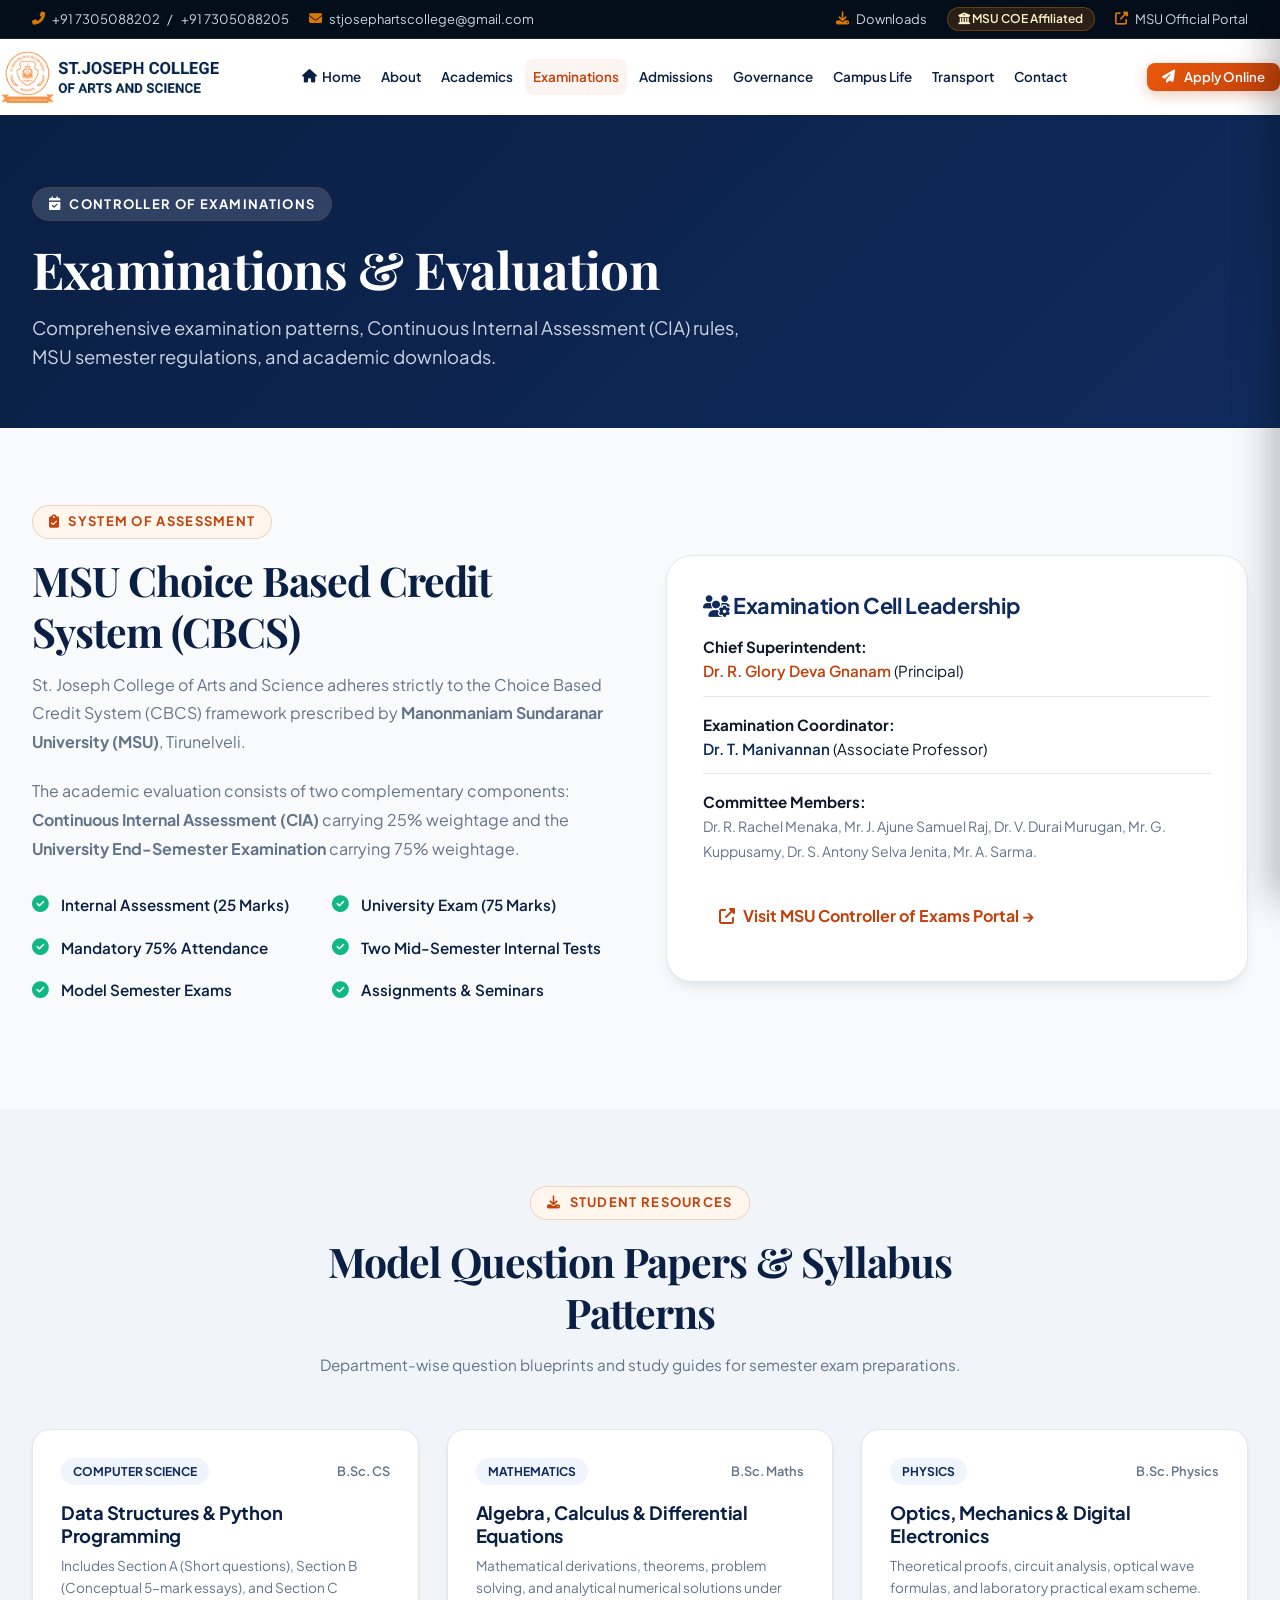
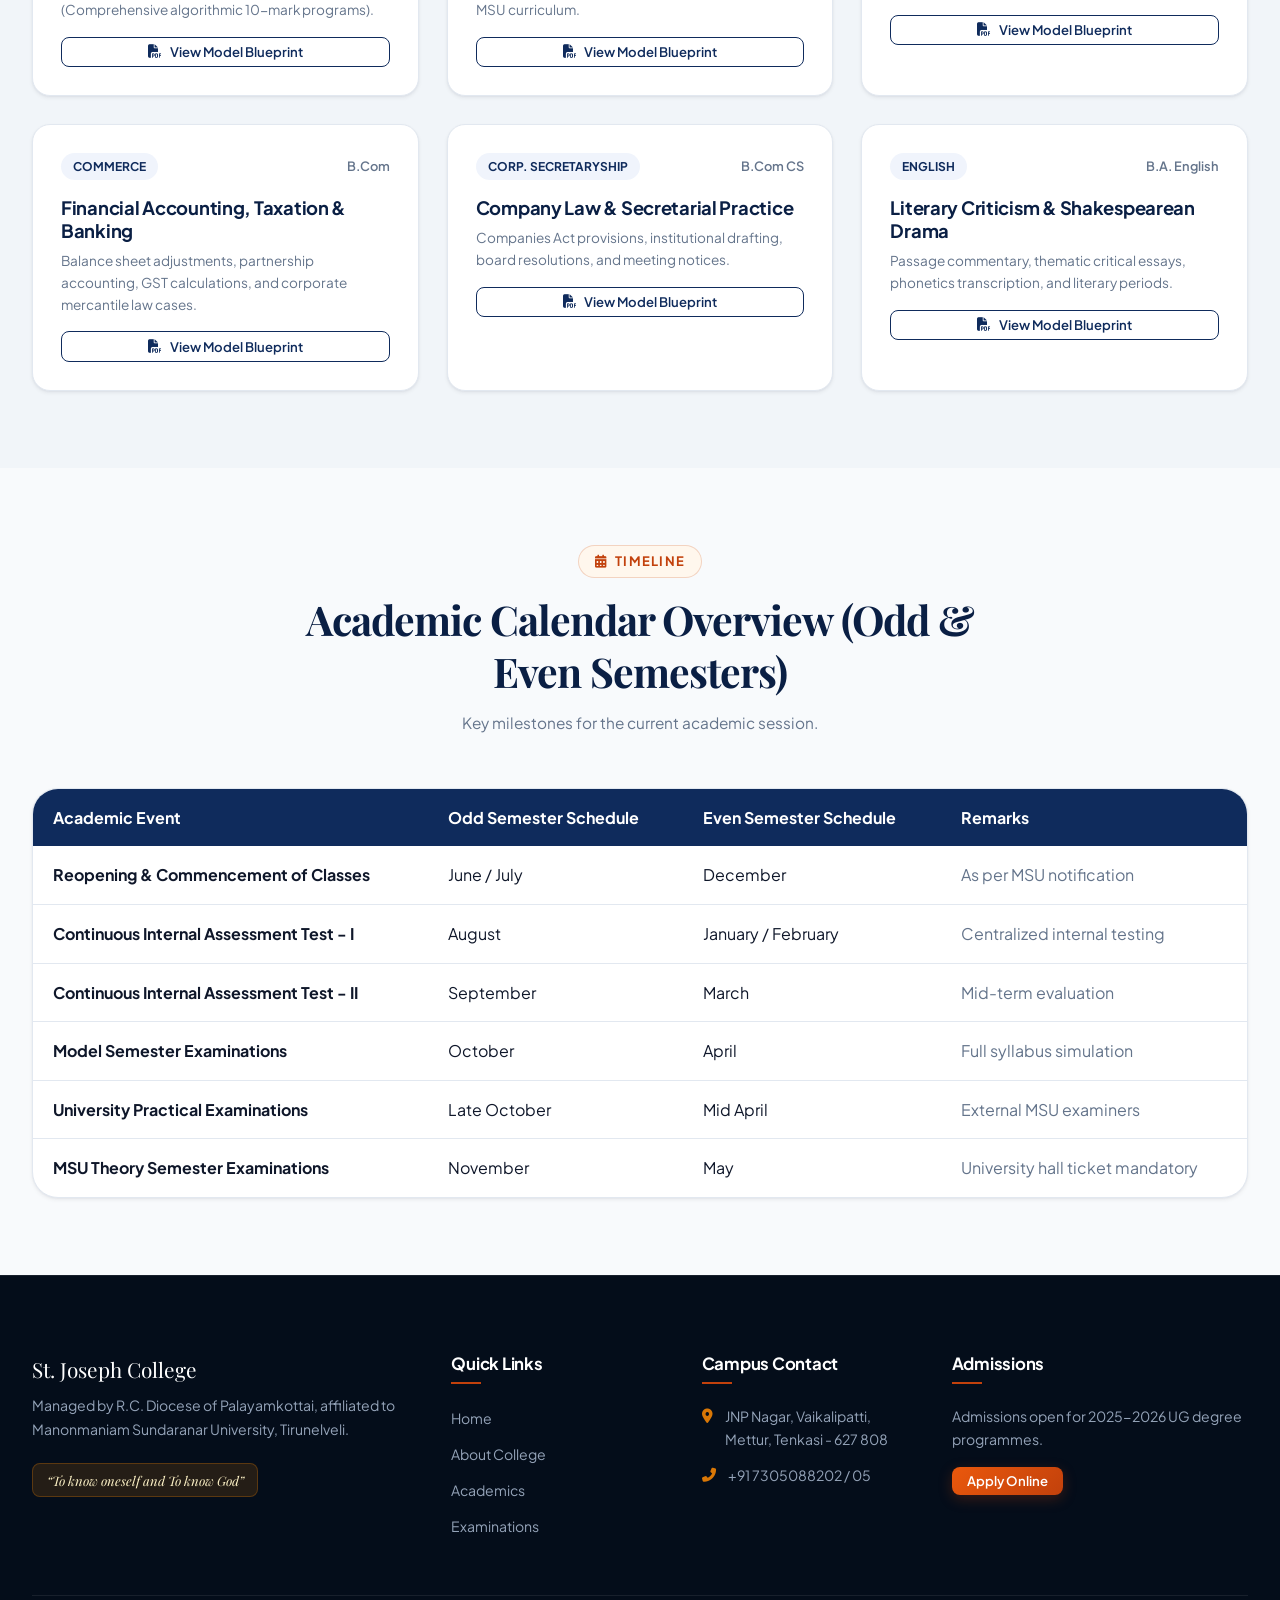
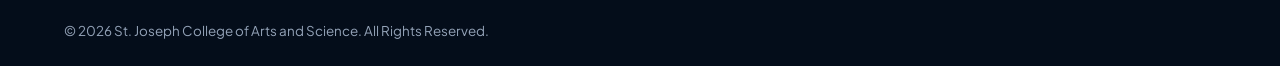
<file: examinations.html>
<!DOCTYPE html>
<html lang="en">
<head>
  <meta charset="UTF-8">
  <meta name="viewport" content="width=device-width, initial-scale=1.0">
  <title>Examinations &amp; Academic Calendar | St. Joseph College of Arts and Science</title>
  <meta name="description" content="Manonmaniam Sundaranar University (MSU) examination schedules, Choice Based Credit System (CBCS) patterns, Model Question Papers, and Academic Calendar at SJCAS.">
  <link rel="icon" type="image/png" href="assets/images/logo.png">

  <!-- Google Fonts & Font Awesome -->
  <link rel="preconnect" href="https://fonts.googleapis.com">
  <link rel="preconnect" href="https://fonts.gstatic.com" crossorigin>
  <link href="https://fonts.googleapis.com/css2?family=Inter:wght@300;400;500;600;700;800&family=Playfair+Display:ital,wght@0,600;0,700;0,800;1,600;1,700&display=swap" rel="stylesheet">
  <link rel="stylesheet" href="https://cdnjs.cloudflare.com/ajax/libs/font-awesome/6.5.1/css/all.min.css">
  <link rel="stylesheet" href="assets/css/style.css">
</head>
<body>

  <!-- Top Utility Bar -->
  <aside class="top-bar">
    <div class="container">
      <div class="top-bar-left">
        <span class="top-bar-item"><i class="fas fa-phone-alt"></i> <a href="tel:+917305088202">+91 7305088202</a> / <a href="tel:+917305088205">+91 7305088205</a></span>
        <span class="top-bar-item"><i class="fas fa-envelope"></i> <a href="mailto:stjosephartscollege@gmail.com">stjosephartscollege@gmail.com</a></span>
      </div>
      <div class="top-bar-right">
        <a href="downloads.html" class="top-bar-item"><i class="fas fa-download"></i> Downloads</a>
        <span class="top-bar-badge"><i class="fas fa-university"></i> MSU COE Affiliated</span>
        <a href="https://msuniv.ac.in" target="_blank" rel="noopener" class="top-bar-item"><i class="fas fa-external-link-alt"></i> MSU Official Portal</a>
      </div>
    </div>
  </aside>

  <!-- Header -->
  <header class="main-header">
    <div class="container header-container">
      <a href="index.html" class="brand-wrapper" title="St. Joseph College of Arts and Science">
        <img src="assets/images/logo.png" alt="St. Joseph College of Arts and Science" class="brand-logo">
        <div class="brand-location-badge">
          <span class="loc-place"><i class="fas fa-map-marker-alt"></i> Tenkasi</span>
          <span class="loc-meta">MSU Affiliated</span>
        </div>
      </a>

      <nav class="nav-menu">
        <div class="nav-item"><a href="index.html" class="nav-link"><i class="fas fa-home"></i> Home</a></div>
        <div class="nav-item"><a href="about.html" class="nav-link">About</a></div>
        <div class="nav-item"><a href="academics.html" class="nav-link">Academics</a></div>
        <div class="nav-item"><a href="examinations.html" class="nav-link active">Examinations</a></div>
        <div class="nav-item"><a href="admissions.html" class="nav-link">Admissions</a></div>
        <div class="nav-item"><a href="governance.html" class="nav-link">Governance</a></div>
        <div class="nav-item"><a href="campus-life.html" class="nav-link">Campus Life</a></div>
        <div class="nav-item"><a href="transport.html" class="nav-link">Transport</a></div>
        <div class="nav-item"><a href="contact.html" class="nav-link">Contact</a></div>
      </nav>

      <div class="header-actions">
        <a href="https://docs.google.com/forms/d/e/1FAIpQLScLhklakSKkZHLRGe_U0IObBUgWUsLnIZfnJ0RVahQJ35N6Jw/viewform" target="_blank" class="btn btn-secondary btn-sm">
          <i class="fas fa-paper-plane"></i> Apply Online
        </a>
        <button class="mobile-toggle" aria-label="Toggle Mobile Menu"><i class="fas fa-bars"></i></button>
      </div>
    </div>
  </header>

  <!-- Mobile Drawer -->
  <div class="mobile-drawer-overlay"></div>
  <aside class="mobile-drawer">
    <div class="drawer-header">
      <img src="assets/images/logo.png" alt="SJCAS" class="drawer-logo">
      <button class="drawer-close"><i class="fas fa-times"></i></button>
    </div>
    <div class="drawer-body">
      <div class="drawer-nav-item"><a href="index.html" class="drawer-nav-link"><span><i class="fas fa-home"></i> Home</span></a></div>
      <div class="drawer-nav-item"><a href="about.html" class="drawer-nav-link"><span><i class="fas fa-university"></i> About College</span></a></div>
      <div class="drawer-nav-item"><a href="academics.html" class="drawer-nav-link"><span><i class="fas fa-graduation-cap"></i> Academics</span></a></div>
      <div class="drawer-nav-item"><a href="examinations.html" class="drawer-nav-link" style="color: var(--color-secondary);"><span><i class="fas fa-file-alt"></i> Examinations</span></a></div>
      <div class="drawer-nav-item"><a href="admissions.html" class="drawer-nav-link"><span><i class="fas fa-user-graduate"></i> Admissions</span></a></div>
      <div class="drawer-nav-item"><a href="governance.html" class="drawer-nav-link"><span><i class="fas fa-balance-scale"></i> Governance</span></a></div>
      <div class="drawer-nav-item"><a href="campus-life.html" class="drawer-nav-link"><span><i class="fas fa-basketball-ball"></i> Campus Life</span></a></div>
      <div class="drawer-nav-item"><a href="transport.html" class="drawer-nav-link"><span><i class="fas fa-bus"></i> Transport</span></a></div>
      <div class="drawer-nav-item"><a href="naac.html" class="drawer-nav-link"><span><i class="fas fa-certificate"></i> NAAC (NAK)</span></a></div>
      <div class="drawer-nav-item"><a href="placement.html" class="drawer-nav-link"><span><i class="fas fa-briefcase"></i> Placement Cell</span></a></div>
      <div class="drawer-nav-item"><a href="contact.html" class="drawer-nav-link"><span><i class="fas fa-map-marked-alt"></i> Contact Us</span></a></div>
    </div>
  </aside>

  <!-- Page Banner -->
  <div style="background: linear-gradient(135deg, var(--color-primary-dark) 0%, var(--color-primary) 100%); color: #ffffff; padding: 4.5rem 0 3.5rem 0;">
    <div class="container">
      <span class="section-tag" style="background: rgba(255,255,255,0.15); color: #ffffff;">
        <i class="fas fa-calendar-check"></i> Controller of Examinations
      </span>
      <h1 style="font-family: var(--font-serif); font-size: clamp(2.2rem, 4vw, 3.25rem); color: #ffffff; margin-bottom: 0.75rem;">
        Examinations &amp; Evaluation
      </h1>
      <p style="color: #cbd5e1; font-size: 1.15rem; max-width: 720px;">
        Comprehensive examination patterns, Continuous Internal Assessment (CIA) rules, MSU semester regulations, and academic downloads.
      </p>
    </div>
  </div>

  <!-- Examination Cell Overview -->
  <section class="section">
    <div class="container">
      <div class="about-grid">
        <div>
          <span class="section-tag"><i class="fas fa-clipboard-check"></i> System of Assessment</span>
          <h2 class="section-title">MSU Choice Based Credit System (CBCS)</h2>
          <p style="color: var(--color-text-muted); line-height: 1.8; margin-bottom: 1.25rem;">
            St. Joseph College of Arts and Science adheres strictly to the Choice Based Credit System (CBCS) framework prescribed by <strong>Manonmaniam Sundaranar University (MSU)</strong>, Tirunelveli.
          </p>
          <p style="color: var(--color-text-muted); line-height: 1.8; margin-bottom: 1.5rem;">
            The academic evaluation consists of two complementary components: <strong>Continuous Internal Assessment (CIA)</strong> carrying 25% weightage and the <strong>University End-Semester Examination</strong> carrying 75% weightage.
          </p>
          
          <div class="about-features-list">
            <div class="feature-check-item"><i class="fas fa-check-circle"></i><span>Internal Assessment (25 Marks)</span></div>
            <div class="feature-check-item"><i class="fas fa-check-circle"></i><span>University Exam (75 Marks)</span></div>
            <div class="feature-check-item"><i class="fas fa-check-circle"></i><span>Mandatory 75% Attendance</span></div>
            <div class="feature-check-item"><i class="fas fa-check-circle"></i><span>Two Mid-Semester Internal Tests</span></div>
            <div class="feature-check-item"><i class="fas fa-check-circle"></i><span>Model Semester Exams</span></div>
            <div class="feature-check-item"><i class="fas fa-check-circle"></i><span>Assignments &amp; Seminars</span></div>
          </div>
        </div>

        <div>
          <div style="background: #ffffff; border: 1px solid var(--color-border); border-radius: var(--radius-xl); padding: 2.25rem; box-shadow: var(--shadow-md);">
            <h3 style="font-size: 1.35rem; color: var(--color-primary); margin-bottom: 1rem;"><i class="fas fa-users-cog"></i> Examination Cell Leadership</h3>
            <div style="display: flex; flex-direction: column; gap: 1rem; font-size: 0.95rem; color: var(--color-text-main);">
              <div style="padding-bottom: 0.75rem; border-bottom: 1px solid var(--color-border);">
                <strong>Chief Superintendent:</strong><br>
                <span style="color: var(--color-secondary); font-weight: 600;">Dr. R. Glory Deva Gnanam</span> (Principal)
              </div>
              <div style="padding-bottom: 0.75rem; border-bottom: 1px solid var(--color-border);">
                <strong>Examination Coordinator:</strong><br>
                <span style="color: var(--color-primary); font-weight: 600;">Dr. T. Manivannan</span> (Associate Professor)
              </div>
              <div>
                <strong>Committee Members:</strong><br>
                <span style="font-size: 0.88rem; color: var(--color-text-muted);">Dr. R. Rachel Menaka, Mr. J. Ajune Samuel Raj, Dr. V. Durai Murugan, Mr. G. Kuppusamy, Dr. S. Antony Selva Jenita, Mr. A. Sarma.</span>
              </div>
            </div>

            <div style="margin-top: 1.5rem; background-color: var(--color-surface-soft); padding: 1rem; border-radius: var(--radius-md);">
              <a href="https://msuniv.ac.in" target="_blank" rel="noopener" style="color: var(--color-secondary); font-weight: 700; display: inline-flex; align-items: center; gap: 0.5rem;">
                <i class="fas fa-external-link-alt"></i> Visit MSU Controller of Exams Portal &rarr;
              </a>
            </div>
          </div>
        </div>
      </div>
    </div>
  </section>

  <!-- Model Question Papers & Course Patterns -->
  <section class="section section-soft" id="model-qp">
    <div class="container">
      <div class="section-header">
        <span class="section-tag"><i class="fas fa-download"></i> Student Resources</span>
        <h2 class="section-title">Model Question Papers &amp; Syllabus Patterns</h2>
        <p class="section-desc">Department-wise question blueprints and study guides for semester exam preparations.</p>
      </div>

      <div style="display: grid; grid-template-columns: repeat(auto-fit, minmax(320px, 1fr)); gap: 1.75rem;">

        <!-- CS QP -->
        <div style="background: #ffffff; border-radius: var(--radius-lg); border: 1px solid var(--color-border); padding: 1.75rem; box-shadow: var(--shadow-sm);">
          <div style="display: flex; justify-content: space-between; align-items: center; margin-bottom: 1rem;">
            <span class="course-dept-tag">Computer Science</span>
            <span style="font-size: 0.8rem; color: var(--color-text-muted); font-weight: 600;">B.Sc. CS</span>
          </div>
          <h4 style="font-size: 1.15rem; margin-bottom: 0.5rem;">Data Structures &amp; Python Programming</h4>
          <p style="font-size: 0.85rem; color: var(--color-text-muted); margin-bottom: 1rem;">Includes Section A (Short questions), Section B (Conceptual 5-mark essays), and Section C (Comprehensive algorithmic 10-mark programs).</p>
          <a href="https://msuniv.ac.in" target="_blank" class="btn btn-outline btn-sm" style="width: 100%;">
            <i class="fas fa-file-pdf"></i> View Model Blueprint
          </a>
        </div>

        <!-- Maths QP -->
        <div style="background: #ffffff; border-radius: var(--radius-lg); border: 1px solid var(--color-border); padding: 1.75rem; box-shadow: var(--shadow-sm);">
          <div style="display: flex; justify-content: space-between; align-items: center; margin-bottom: 1rem;">
            <span class="course-dept-tag">Mathematics</span>
            <span style="font-size: 0.8rem; color: var(--color-text-muted); font-weight: 600;">B.Sc. Maths</span>
          </div>
          <h4 style="font-size: 1.15rem; margin-bottom: 0.5rem;">Algebra, Calculus &amp; Differential Equations</h4>
          <p style="font-size: 0.85rem; color: var(--color-text-muted); margin-bottom: 1rem;">Mathematical derivations, theorems, problem solving, and analytical numerical solutions under MSU curriculum.</p>
          <a href="https://msuniv.ac.in" target="_blank" class="btn btn-outline btn-sm" style="width: 100%;">
            <i class="fas fa-file-pdf"></i> View Model Blueprint
          </a>
        </div>

        <!-- Physics QP -->
        <div style="background: #ffffff; border-radius: var(--radius-lg); border: 1px solid var(--color-border); padding: 1.75rem; box-shadow: var(--shadow-sm);">
          <div style="display: flex; justify-content: space-between; align-items: center; margin-bottom: 1rem;">
            <span class="course-dept-tag">Physics</span>
            <span style="font-size: 0.8rem; color: var(--color-text-muted); font-weight: 600;">B.Sc. Physics</span>
          </div>
          <h4 style="font-size: 1.15rem; margin-bottom: 0.5rem;">Optics, Mechanics &amp; Digital Electronics</h4>
          <p style="font-size: 0.85rem; color: var(--color-text-muted); margin-bottom: 1rem;">Theoretical proofs, circuit analysis, optical wave formulas, and laboratory practical exam scheme.</p>
          <a href="https://msuniv.ac.in" target="_blank" class="btn btn-outline btn-sm" style="width: 100%;">
            <i class="fas fa-file-pdf"></i> View Model Blueprint
          </a>
        </div>

        <!-- Commerce QP -->
        <div style="background: #ffffff; border-radius: var(--radius-lg); border: 1px solid var(--color-border); padding: 1.75rem; box-shadow: var(--shadow-sm);">
          <div style="display: flex; justify-content: space-between; align-items: center; margin-bottom: 1rem;">
            <span class="course-dept-tag">Commerce</span>
            <span style="font-size: 0.8rem; color: var(--color-text-muted); font-weight: 600;">B.Com</span>
          </div>
          <h4 style="font-size: 1.15rem; margin-bottom: 0.5rem;">Financial Accounting, Taxation &amp; Banking</h4>
          <p style="font-size: 0.85rem; color: var(--color-text-muted); margin-bottom: 1rem;">Balance sheet adjustments, partnership accounting, GST calculations, and corporate mercantile law cases.</p>
          <a href="https://msuniv.ac.in" target="_blank" class="btn btn-outline btn-sm" style="width: 100%;">
            <i class="fas fa-file-pdf"></i> View Model Blueprint
          </a>
        </div>

        <!-- Corporate Sec QP -->
        <div style="background: #ffffff; border-radius: var(--radius-lg); border: 1px solid var(--color-border); padding: 1.75rem; box-shadow: var(--shadow-sm);">
          <div style="display: flex; justify-content: space-between; align-items: center; margin-bottom: 1rem;">
            <span class="course-dept-tag">Corp. Secretaryship</span>
            <span style="font-size: 0.8rem; color: var(--color-text-muted); font-weight: 600;">B.Com CS</span>
          </div>
          <h4 style="font-size: 1.15rem; margin-bottom: 0.5rem;">Company Law &amp; Secretarial Practice</h4>
          <p style="font-size: 0.85rem; color: var(--color-text-muted); margin-bottom: 1rem;">Companies Act provisions, institutional drafting, board resolutions, and meeting notices.</p>
          <a href="https://msuniv.ac.in" target="_blank" class="btn btn-outline btn-sm" style="width: 100%;">
            <i class="fas fa-file-pdf"></i> View Model Blueprint
          </a>
        </div>

        <!-- English QP -->
        <div style="background: #ffffff; border-radius: var(--radius-lg); border: 1px solid var(--color-border); padding: 1.75rem; box-shadow: var(--shadow-sm);">
          <div style="display: flex; justify-content: space-between; align-items: center; margin-bottom: 1rem;">
            <span class="course-dept-tag">English</span>
            <span style="font-size: 0.8rem; color: var(--color-text-muted); font-weight: 600;">B.A. English</span>
          </div>
          <h4 style="font-size: 1.15rem; margin-bottom: 0.5rem;">Literary Criticism &amp; Shakespearean Drama</h4>
          <p style="font-size: 0.85rem; color: var(--color-text-muted); margin-bottom: 1rem;">Passage commentary, thematic critical essays, phonetics transcription, and literary periods.</p>
          <a href="https://msuniv.ac.in" target="_blank" class="btn btn-outline btn-sm" style="width: 100%;">
            <i class="fas fa-file-pdf"></i> View Model Blueprint
          </a>
        </div>

      </div>
    </div>
  </section>

  <!-- Academic Calendar Table -->
  <section class="section" id="academic-calendar">
    <div class="container">
      <div class="section-header">
        <span class="section-tag"><i class="fas fa-calendar-alt"></i> Timeline</span>
        <h2 class="section-title">Academic Calendar Overview (Odd &amp; Even Semesters)</h2>
        <p class="section-desc">Key milestones for the current academic session.</p>
      </div>

      <div style="background: #ffffff; border-radius: var(--radius-xl); border: 1px solid var(--color-border); overflow-x: auto; box-shadow: var(--shadow-sm);">
        <table style="width: 100%; border-collapse: collapse; min-width: 650px;">
          <thead>
            <tr style="background-color: var(--color-primary); color: #ffffff; text-align: left;">
              <th style="padding: 1rem 1.25rem;">Academic Event</th>
              <th style="padding: 1rem 1.25rem;">Odd Semester Schedule</th>
              <th style="padding: 1rem 1.25rem;">Even Semester Schedule</th>
              <th style="padding: 1rem 1.25rem;">Remarks</th>
            </tr>
          </thead>
          <tbody>
            <tr style="border-bottom: 1px solid var(--color-border);">
              <td style="padding: 1rem 1.25rem;"><strong>Reopening &amp; Commencement of Classes</strong></td>
              <td style="padding: 1rem 1.25rem;">June / July</td>
              <td style="padding: 1rem 1.25rem;">December</td>
              <td style="padding: 1rem 1.25rem; color: var(--color-text-muted);">As per MSU notification</td>
            </tr>
            <tr style="border-bottom: 1px solid var(--color-border);">
              <td style="padding: 1rem 1.25rem;"><strong>Continuous Internal Assessment Test - I</strong></td>
              <td style="padding: 1rem 1.25rem;">August</td>
              <td style="padding: 1rem 1.25rem;">January / February</td>
              <td style="padding: 1rem 1.25rem; color: var(--color-text-muted);">Centralized internal testing</td>
            </tr>
            <tr style="border-bottom: 1px solid var(--color-border);">
              <td style="padding: 1rem 1.25rem;"><strong>Continuous Internal Assessment Test - II</strong></td>
              <td style="padding: 1rem 1.25rem;">September</td>
              <td style="padding: 1rem 1.25rem;">March</td>
              <td style="padding: 1rem 1.25rem; color: var(--color-text-muted);">Mid-term evaluation</td>
            </tr>
            <tr style="border-bottom: 1px solid var(--color-border);">
              <td style="padding: 1rem 1.25rem;"><strong>Model Semester Examinations</strong></td>
              <td style="padding: 1rem 1.25rem;">October</td>
              <td style="padding: 1rem 1.25rem;">April</td>
              <td style="padding: 1rem 1.25rem; color: var(--color-text-muted);">Full syllabus simulation</td>
            </tr>
            <tr style="border-bottom: 1px solid var(--color-border);">
              <td style="padding: 1rem 1.25rem;"><strong>University Practical Examinations</strong></td>
              <td style="padding: 1rem 1.25rem;">Late October</td>
              <td style="padding: 1rem 1.25rem;">Mid April</td>
              <td style="padding: 1rem 1.25rem; color: var(--color-text-muted);">External MSU examiners</td>
            </tr>
            <tr>
              <td style="padding: 1rem 1.25rem;"><strong>MSU Theory Semester Examinations</strong></td>
              <td style="padding: 1rem 1.25rem;">November</td>
              <td style="padding: 1rem 1.25rem;">May</td>
              <td style="padding: 1rem 1.25rem; color: var(--color-text-muted);">University hall ticket mandatory</td>
            </tr>
          </tbody>
        </table>
      </div>
    </div>
  </section>

  <!-- Footer -->
  <footer class="site-footer">
    <div class="container">
      <div class="footer-grid">
        <div class="footer-col">
          <div class="footer-brand-title">St. Joseph College</div>
          <p class="footer-desc">Managed by R.C. Diocese of Palayamkottai, affiliated to Manonmaniam Sundaranar University, Tirunelveli.</p>
          <div class="footer-motto-badge">“To know oneself and To know God”</div>
        </div>
        <div class="footer-col">
          <h4 class="footer-col-title">Quick Links</h4>
          <ul class="footer-links">
            <li><a href="index.html" class="footer-link">Home</a></li>
            <li><a href="about.html" class="footer-link">About College</a></li>
            <li><a href="academics.html" class="footer-link">Academics</a></li>
            <li><a href="examinations.html" class="footer-link">Examinations</a></li>
          </ul>
        </div>
        <div class="footer-col">
          <h4 class="footer-col-title">Campus Contact</h4>
          <div class="footer-contact-item"><i class="fas fa-map-marker-alt"></i><div>JNP Nagar, Vaikalipatti, Mettur, Tenkasi - 627 808</div></div>
          <div class="footer-contact-item"><i class="fas fa-phone-alt"></i><div>+91 7305088202 / 05</div></div>
        </div>
        <div class="footer-col">
          <h4 class="footer-col-title">Admissions</h4>
          <p style="font-size: 0.88rem; color: #94a3b8; margin-bottom: 1rem;">Admissions open for 2025-2026 UG degree programmes.</p>
          <a href="https://docs.google.com/forms/d/e/1FAIpQLScLhklakSKkZHLRGe_U0IObBUgWUsLnIZfnJ0RVahQJ35N6Jw/viewform" target="_blank" class="btn btn-secondary btn-sm">Apply Online</a>
        </div>
      </div>
      <div class="footer-bottom">
        <div class="container">&copy; 2026 St. Joseph College of Arts and Science. All Rights Reserved.</div>
      </div>
    </div>
  </footer>

  <a href="#" class="back-to-top" aria-label="Back to Top"><i class="fas fa-chevron-up"></i></a>
  <script src="assets/js/main.js"></script>
  <!-- Mobile Bottom Action Bar (Sticky Mobile Speed Actions) -->
  <div class="mobile-bottom-bar" aria-label="Mobile Speed Actions">
    <div class="mobile-bottom-actions">
      <a href="tel:+917305088202" class="btn btn-outline btn-sm" style="font-size: 0.82rem;">
        <i class="fas fa-phone-alt"></i> Call Us
      </a>
      <a href="https://docs.google.com/forms/d/e/1FAIpQLScLhklakSKkZHLRGe_U0IObBUgWUsLnIZfnJ0RVahQJ35N6Jw/viewform" target="_blank" class="btn btn-secondary btn-sm" style="font-size: 0.82rem;">
        <i class="fas fa-paper-plane"></i> Apply Online
      </a>
    </div>
  </div>

</body>
</html>
</file>
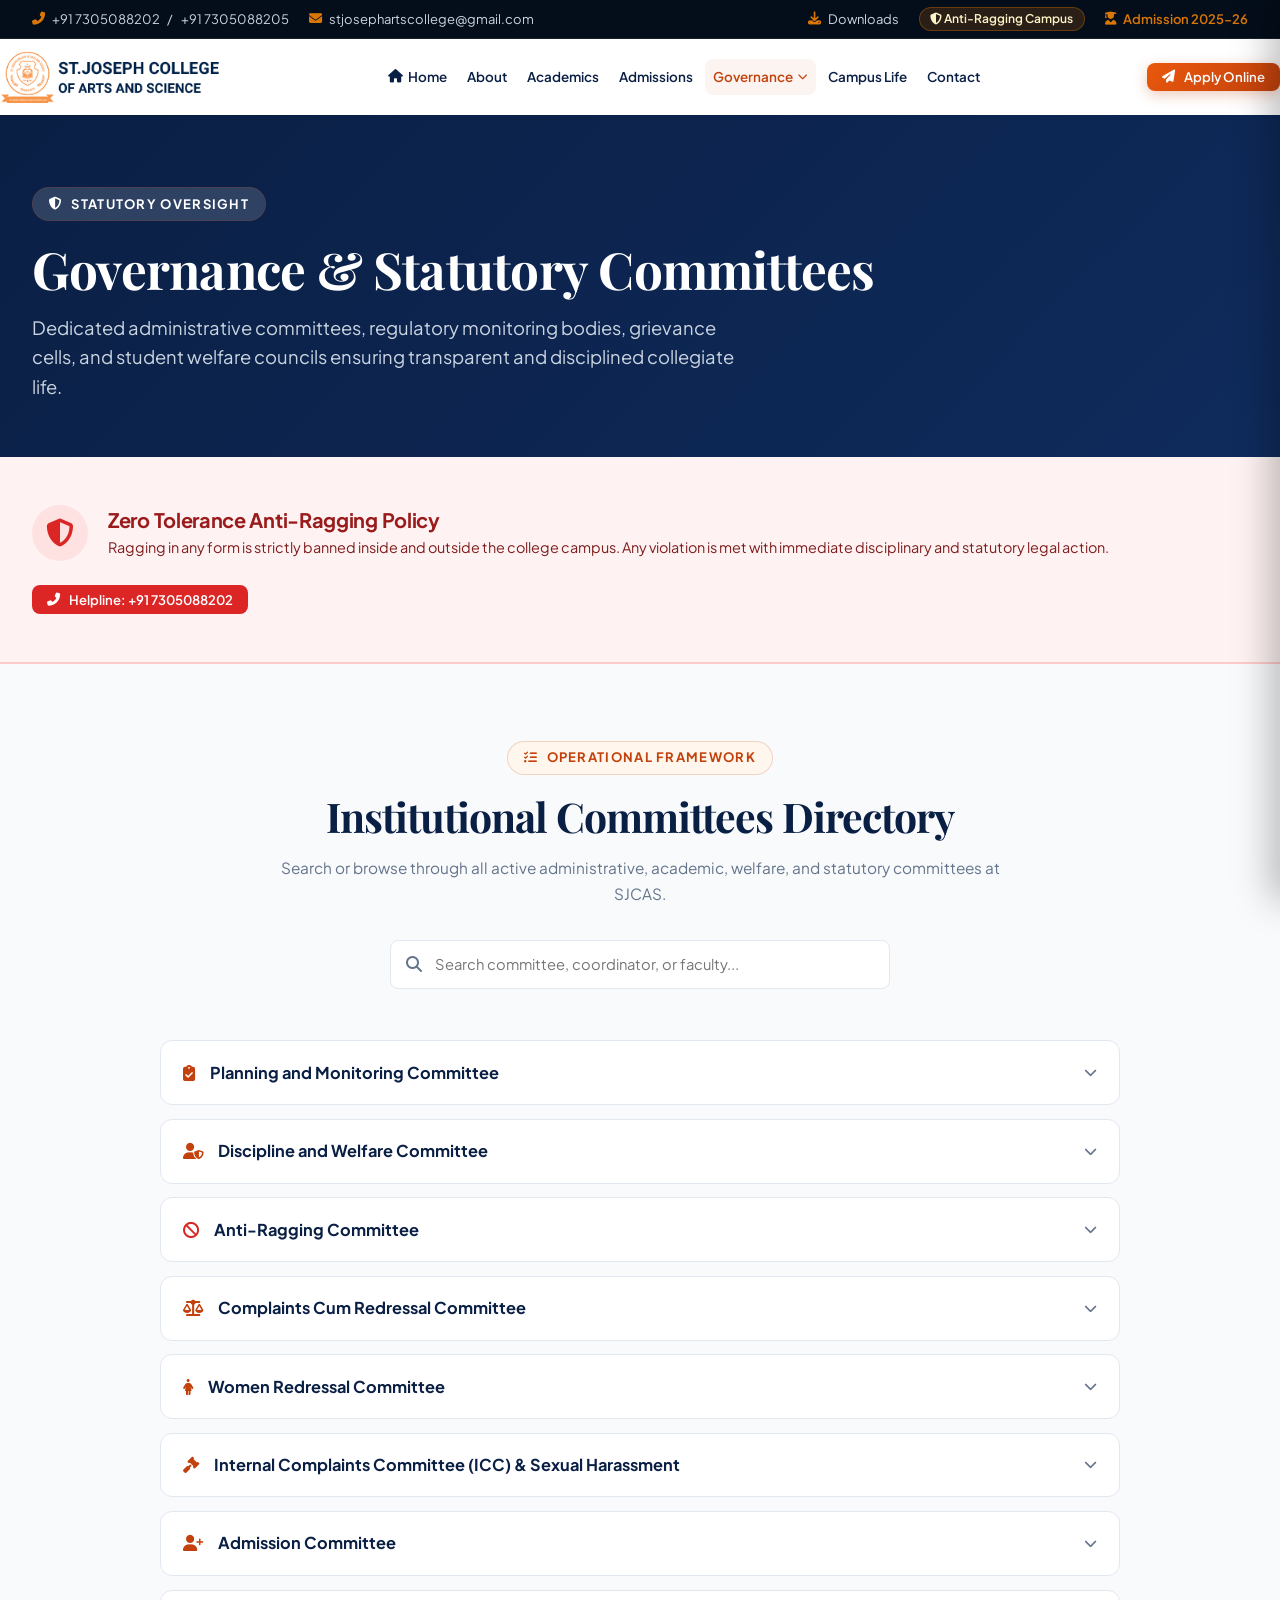
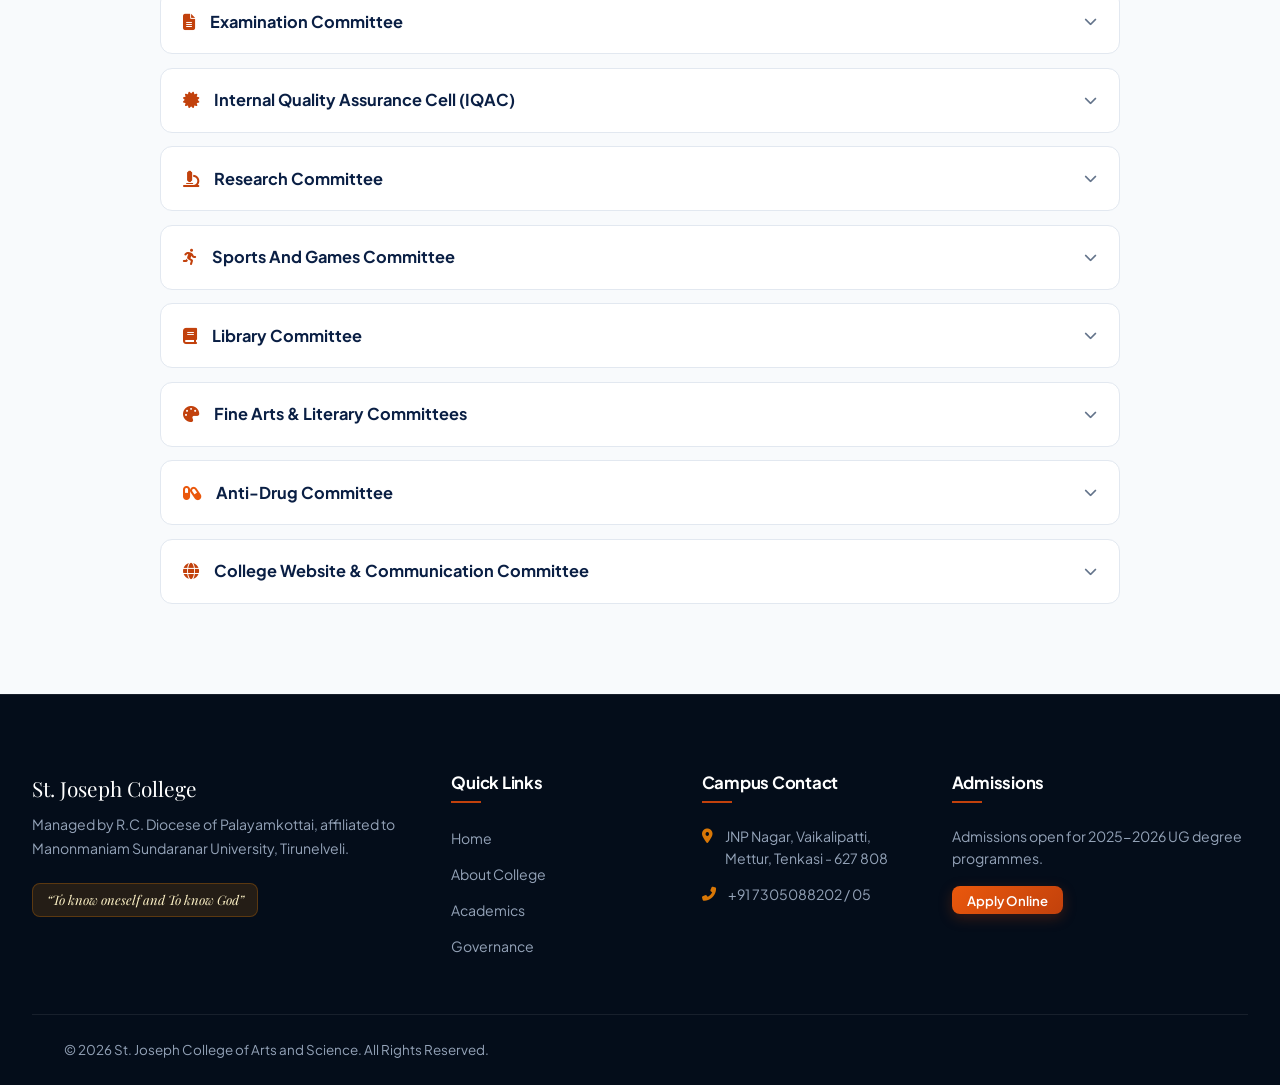
<file: governance.html>
<!DOCTYPE html>
<html lang="en">
<head>
  <meta charset="UTF-8">
  <meta name="viewport" content="width=device-width, initial-scale=1.0">
  <title>Governance &amp; Committees | St. Joseph College of Arts and Science</title>
  <meta name="description" content="Explore the statutory committees, Anti-Ragging cell, IQAC, ICC, and administrative governance bodies at St. Joseph College of Arts and Science (SJCAS), Tenkasi.">
  <link rel="icon" type="image/png" href="assets/images/logo.png">

  <!-- Google Fonts & Font Awesome -->
  <link rel="preconnect" href="https://fonts.googleapis.com">
  <link rel="preconnect" href="https://fonts.gstatic.com" crossorigin>
  <link href="https://fonts.googleapis.com/css2?family=Inter:wght@300;400;500;600;700;800&family=Playfair+Display:ital,wght@0,600;0,700;0,800;1,600;1,700&display=swap" rel="stylesheet">
  <link rel="stylesheet" href="https://cdnjs.cloudflare.com/ajax/libs/font-awesome/6.5.1/css/all.min.css">
  <link rel="stylesheet" href="assets/css/style.css">
</head>
<body>

  <!-- Top Utility Bar -->
  <aside class="top-bar">
    <div class="container">
      <div class="top-bar-left">
        <span class="top-bar-item"><i class="fas fa-phone-alt"></i> <a href="tel:+917305088202">+91 7305088202</a> / <a href="tel:+917305088205">+91 7305088205</a></span>
        <span class="top-bar-item"><i class="fas fa-envelope"></i> <a href="mailto:stjosephartscollege@gmail.com">stjosephartscollege@gmail.com</a></span>
      </div>
      <div class="top-bar-right">
        <a href="downloads.html" class="top-bar-item"><i class="fas fa-download"></i> Downloads</a>
        <span class="top-bar-badge"><i class="fas fa-shield-alt"></i> Anti-Ragging Campus</span>
        <a href="admissions.html" class="top-bar-item" style="color: var(--color-accent); font-weight: 600;"><i class="fas fa-user-graduate"></i> Admission 2025-26</a>
      </div>
    </div>
  </aside>

  <!-- Header -->
  <header class="main-header">
    <div class="container header-container">
      <a href="index.html" class="brand-wrapper" title="St. Joseph College of Arts and Science">
        <img src="assets/images/logo.png" alt="St. Joseph College of Arts and Science" class="brand-logo">
        <div class="brand-location-badge">
          <span class="loc-place"><i class="fas fa-map-marker-alt"></i> Tenkasi</span>
          <span class="loc-meta">MSU Affiliated</span>
        </div>
      </a>

      <nav class="nav-menu">
        <div class="nav-item"><a href="index.html" class="nav-link"><i class="fas fa-home"></i> Home</a></div>
        <div class="nav-item"><a href="about.html" class="nav-link">About</a></div>
        <div class="nav-item"><a href="academics.html" class="nav-link">Academics</a></div>
        <div class="nav-item"><a href="admissions.html" class="nav-link">Admissions</a></div>
        <div class="nav-item"><a href="governance.html" class="nav-link active">Governance <i class="fas fa-chevron-down"></i></a>
          <div class="dropdown-menu">
            <a href="governance.html#anti-ragging" class="dropdown-link"><i class="fas fa-shield-alt"></i> Anti-Ragging Cell</a>
            <a href="governance.html#committees" class="dropdown-link"><i class="fas fa-tasks"></i> College Committees</a>
            <a href="governance.html#iqac" class="dropdown-link"><i class="fas fa-certificate"></i> IQAC Cell</a>
            <a href="governance.html#icc" class="dropdown-link"><i class="fas fa-balance-scale"></i> Internal Complaints (ICC)</a>
          
            <a href="naac.html" class="dropdown-link"><i class="fas fa-certificate"></i> NAAC Accreditation (NAK)</a></div>
        </div>
        <div class="nav-item"><a href="campus-life.html" class="nav-link">Campus Life</a></div>
        <div class="nav-item"><a href="contact.html" class="nav-link">Contact</a></div>
      </nav>

      <div class="header-actions">
        <a href="https://docs.google.com/forms/d/e/1FAIpQLScLhklakSKkZHLRGe_U0IObBUgWUsLnIZfnJ0RVahQJ35N6Jw/viewform" target="_blank" class="btn btn-secondary btn-sm">
          <i class="fas fa-paper-plane"></i> Apply Online
        </a>
        <button class="mobile-toggle" aria-label="Toggle Mobile Menu"><i class="fas fa-bars"></i></button>
      </div>
    </div>
  </header>

  <!-- Mobile Drawer -->
  <div class="mobile-drawer-overlay"></div>
  <aside class="mobile-drawer">
    <div class="drawer-header">
      <img src="assets/images/logo.png" alt="SJCAS" class="drawer-logo">
      <button class="drawer-close"><i class="fas fa-times"></i></button>
    </div>
    <div class="drawer-body">
      <div class="drawer-nav-item"><a href="index.html" class="drawer-nav-link"><span><i class="fas fa-home"></i> Home</span></a></div>
      <div class="drawer-nav-item"><a href="about.html" class="drawer-nav-link"><span><i class="fas fa-university"></i> About College</span></a></div>
      <div class="drawer-nav-item"><a href="academics.html" class="drawer-nav-link"><span><i class="fas fa-graduation-cap"></i> Academics</span></a></div>
      <div class="drawer-nav-item"><a href="admissions.html" class="drawer-nav-link"><span><i class="fas fa-user-graduate"></i> Admissions</span></a></div>
      <div class="drawer-nav-item"><a href="governance.html" class="drawer-nav-link" style="color: var(--color-secondary);"><span><i class="fas fa-balance-scale"></i> Governance</span></a></div>
      <div class="drawer-nav-item"><a href="campus-life.html" class="drawer-nav-link"><span><i class="fas fa-basketball-ball"></i> Campus Life</span></a></div>
      <div class="drawer-nav-item"><a href="placement.html" class="drawer-nav-link"><span><i class="fas fa-briefcase"></i> Placement Cell</span></a></div>
      <div class="drawer-nav-item"><a href="contact.html" class="drawer-nav-link"><span><i class="fas fa-map-marked-alt"></i> Contact Us</span></a></div>
    </div>
  </aside>

  <!-- Page Banner -->
  <div style="background: linear-gradient(135deg, var(--color-primary-dark) 0%, var(--color-primary) 100%); color: #ffffff; padding: 4.5rem 0 3.5rem 0;">
    <div class="container">
      <span class="section-tag" style="background: rgba(255,255,255,0.15); color: #ffffff;">
        <i class="fas fa-shield-alt"></i> Statutory Oversight
      </span>
      <h1 style="font-family: var(--font-serif); font-size: clamp(2.2rem, 4vw, 3.25rem); color: #ffffff; margin-bottom: 0.75rem;">
        Governance &amp; Statutory Committees
      </h1>
      <p style="color: #cbd5e1; font-size: 1.15rem; max-width: 720px;">
        Dedicated administrative committees, regulatory monitoring bodies, grievance cells, and student welfare councils ensuring transparent and disciplined collegiate life.
      </p>
    </div>
  </div>

  <!-- Anti Ragging Banner -->
  <section class="section-sm" id="anti-ragging" style="background-color: #fef2f2; border-bottom: 2px solid #fecaca;">
    <div class="container">
      <div style="display: flex; align-items: center; justify-content: space-between; flex-wrap: wrap; gap: 1.5rem;">
        <div style="display: flex; align-items: center; gap: 1.25rem;">
          <div style="width: 56px; height: 56px; border-radius: 50%; background-color: #fee2e2; color: #dc2626; display: flex; align-items: center; justify-content: center; font-size: 1.75rem; flex-shrink: 0;">
            <i class="fas fa-shield-alt"></i>
          </div>
          <div>
            <h3 style="color: #991b1b; font-size: 1.25rem; margin-bottom: 0.25rem;">Zero Tolerance Anti-Ragging Policy</h3>
            <p style="color: #7f1d1d; font-size: 0.9rem;">
              Ragging in any form is strictly banned inside and outside the college campus. Any violation is met with immediate disciplinary and statutory legal action.
            </p>
          </div>
        </div>
        <div style="display: flex; gap: 0.75rem;">
          <a href="tel:+917305088202" class="btn btn-sm" style="background-color: #dc2626; color: #ffffff;">
            <i class="fas fa-phone-alt"></i> Helpline: +91 7305088202
          </a>
        </div>
      </div>
    </div>
  </section>

  <!-- Committees Directory -->
  <section class="section" id="committees">
    <div class="container">
      <div class="section-header">
        <span class="section-tag"><i class="fas fa-tasks"></i> Operational Framework</span>
        <h2 class="section-title">Institutional Committees Directory</h2>
        <p class="section-desc">Search or browse through all active administrative, academic, welfare, and statutory committees at SJCAS.</p>

        <!-- Search Bar -->
        <div style="max-width: 500px; margin: 2rem auto 0 auto; position: relative;">
          <input type="text" id="committeeSearch" class="form-control" placeholder="Search committee, coordinator, or faculty..." style="padding-left: 2.75rem;">
          <i class="fas fa-search" style="position: absolute; left: 1rem; top: 50%; transform: translateY(-50%); color: var(--color-text-muted);"></i>
        </div>
      </div>

      <div class="accordion-wrapper">

        <!-- 1. Planning and Monitoring -->
        <div class="accordion-item committee-item">
          <button class="accordion-trigger">
            <span><i class="fas fa-clipboard-check" style="color: var(--color-secondary); margin-right: 0.75rem;"></i> Planning and Monitoring Committee</span>
            <i class="fas fa-chevron-down chevron"></i>
          </button>
          <div class="accordion-content">
            <div class="accordion-inner">
              <p style="font-size: 0.88rem; color: var(--color-text-muted); margin-bottom: 1rem;">Responsible for academic planning, institutional development, infrastructure expansion, and strategic roadmap.</p>
              <table class="committee-member-table">
                <thead><tr><th>#</th><th>Member Name</th><th>Designation</th></tr></thead>
                <tbody>
                  <tr><td>1</td><td>Rev. Fr. Selvaraj</td><td>Secretary</td></tr>
                  <tr><td>2</td><td>Dr. R. Glory Deva Gnanam</td><td>Principal (Coordinator)</td></tr>
                  <tr><td>3</td><td>Dr. A. Pushpa Santhi</td><td>Vice Principal</td></tr>
                  <tr><td>4</td><td>Dr. K. Rajab Fathima</td><td>University Representative</td></tr>
                  <tr><td>5</td><td>Dr. D. Wilson Arul Anandan</td><td>Coordinator – Distance Education, Bharathidasan University</td></tr>
                  <tr><td>6</td><td>Dr. R. Johnson Chellaiah</td><td>Annai Clinic, Avudayanoor</td></tr>
                  <tr><td>7</td><td>Mr. T. F. Joseph</td><td>Rtd. Headmaster, Dist. Environment Awareness Coordinator</td></tr>
                </tbody>
              </table>
            </div>
          </div>
        </div>

        <!-- 2. Discipline and Welfare -->
        <div class="accordion-item committee-item">
          <button class="accordion-trigger">
            <span><i class="fas fa-user-shield" style="color: var(--color-secondary); margin-right: 0.75rem;"></i> Discipline and Welfare Committee</span>
            <i class="fas fa-chevron-down chevron"></i>
          </button>
          <div class="accordion-content">
            <div class="accordion-inner">
              <table class="committee-member-table">
                <thead><tr><th>#</th><th>Member Name</th><th>Designation</th></tr></thead>
                <tbody>
                  <tr><td>1</td><td>Rev. Fr. Selvaraj</td><td>Secretary</td></tr>
                  <tr><td>2</td><td>Dr. R. Glory Deva Gnanam</td><td>Principal</td></tr>
                  <tr><td>3</td><td>Dr. A. Pushpa Santhi</td><td>Vice Principal (Coordinator)</td></tr>
                  <tr><td>4</td><td>Mr. Selva Antony</td><td>Advocate</td></tr>
                  <tr><td>5</td><td>Mr. Sirmoolanathan</td><td>Block Health Officer</td></tr>
                  <tr><td>6</td><td>Mr. A. T. Lijone</td><td>Teaching Staff</td></tr>
                  <tr><td>7</td><td>Dr. T. Manivannan</td><td>Teaching Staff</td></tr>
                  <tr><td>8</td><td>Dr. A. Raja Singh</td><td>Teaching Staff</td></tr>
                  <tr><td>9</td><td>Dr. S. Antony Selva Jenita</td><td>Teaching Staff</td></tr>
                  <tr><td>10</td><td>Mr. R. Sivaraja</td><td>Physical Director</td></tr>
                </tbody>
              </table>
            </div>
          </div>
        </div>

        <!-- 3. Anti-Ragging Committee -->
        <div class="accordion-item committee-item">
          <button class="accordion-trigger">
            <span><i class="fas fa-ban" style="color: #dc2626; margin-right: 0.75rem;"></i> Anti-Ragging Committee</span>
            <i class="fas fa-chevron-down chevron"></i>
          </button>
          <div class="accordion-content">
            <div class="accordion-inner">
              <table class="committee-member-table">
                <thead><tr><th>#</th><th>Member Name</th><th>Designation / Role</th></tr></thead>
                <tbody>
                  <tr><td>1</td><td>Dr. R. Glory Deva Gnanam</td><td>Principal (Coordinator)</td></tr>
                  <tr><td>2</td><td>Mrs. M. Mary Jemitha</td><td>Inspector of Police, Kadayam</td></tr>
                  <tr><td>3</td><td>Mr. T. Velrajan</td><td>Village Administrative Officer</td></tr>
                  <tr><td>4</td><td>Mr. M. A. Britto</td><td>Representative from NGO</td></tr>
                  <tr><td>5</td><td>Mrs. X. Nimi</td><td>Parent Representative</td></tr>
                  <tr><td>6</td><td>M. Nobal Raja</td><td>Student Representative</td></tr>
                  <tr><td>7</td><td>Mrs. S. Durga</td><td>Teaching Staff</td></tr>
                  <tr><td>8</td><td>Mr. R. Sivaraja</td><td>Physical Director</td></tr>
                  <tr><td>9</td><td>Mrs. S. Thanga Bruntha</td><td>Non-Teaching Staff</td></tr>
                </tbody>
              </table>
            </div>
          </div>
        </div>

        <!-- 4. Complaints Cum Redressal -->
        <div class="accordion-item committee-item">
          <button class="accordion-trigger">
            <span><i class="fas fa-balance-scale" style="color: var(--color-secondary); margin-right: 0.75rem;"></i> Complaints Cum Redressal Committee</span>
            <i class="fas fa-chevron-down chevron"></i>
          </button>
          <div class="accordion-content">
            <div class="accordion-inner">
              <table class="committee-member-table">
                <thead><tr><th>#</th><th>Member Name</th><th>Designation</th></tr></thead>
                <tbody>
                  <tr><td>1</td><td>Dr. R. Glory Deva Gnanam</td><td>Principal</td></tr>
                  <tr><td>2</td><td>Dr. R. Rachel Menaka</td><td>Senior Staff (Coordinator)</td></tr>
                  <tr><td>3</td><td>Mrs. M. Mary Jemitha</td><td>Inspector of Police, Kadayam</td></tr>
                  <tr><td>4</td><td>Mr. Selva Antony</td><td>Advocate</td></tr>
                  <tr><td>5</td><td>Dr. J. Arun</td><td>NGO Representative</td></tr>
                </tbody>
              </table>
            </div>
          </div>
        </div>

        <!-- 5. Women Redressal Committee -->
        <div class="accordion-item committee-item">
          <button class="accordion-trigger">
            <span><i class="fas fa-female" style="color: var(--color-secondary); margin-right: 0.75rem;"></i> Women Redressal Committee</span>
            <i class="fas fa-chevron-down chevron"></i>
          </button>
          <div class="accordion-content">
            <div class="accordion-inner">
              <table class="committee-member-table">
                <thead><tr><th>#</th><th>Member Name</th><th>Designation</th></tr></thead>
                <tbody>
                  <tr><td>1</td><td>Dr. R. Glory Deva Gnanam</td><td>Principal</td></tr>
                  <tr><td>2</td><td>Dr. P. Mary Rabaline Claret</td><td>Principal, B.Ed. College</td></tr>
                  <tr><td>3</td><td>Dr. A. Pushpa Santhi</td><td>Vice Principal (Coordinator)</td></tr>
                  <tr><td>4</td><td>Dr. R. Rachel Menaka</td><td>Senior Staff</td></tr>
                  <tr><td>5</td><td>Mrs. Croff Immaculate</td><td>Advocate</td></tr>
                </tbody>
              </table>
            </div>
          </div>
        </div>

        <!-- 6. Internal Complaints Committee (ICC) & Sexual Harassment -->
        <div class="accordion-item committee-item" id="icc">
          <button class="accordion-trigger">
            <span><i class="fas fa-gavel" style="color: var(--color-secondary); margin-right: 0.75rem;"></i> Internal Complaints Committee (ICC) &amp; Sexual Harassment</span>
            <i class="fas fa-chevron-down chevron"></i>
          </button>
          <div class="accordion-content">
            <div class="accordion-inner">
              <table class="committee-member-table">
                <thead><tr><th>#</th><th>Member Name</th><th>Designation</th></tr></thead>
                <tbody>
                  <tr><td>1</td><td>Dr. R. Glory Deva Gnanam</td><td>Principal</td></tr>
                  <tr><td>2</td><td>Dr. S. Antony Selva Jenita</td><td>Coordinator</td></tr>
                  <tr><td>3</td><td>Mrs. J. Ramya</td><td>Coordinator (Sexual Harassment)</td></tr>
                  <tr><td>4</td><td>Mr. G. Kuppusamy</td><td>Teaching Staff</td></tr>
                  <tr><td>5</td><td>Mrs. V. Asir Pon Sheela</td><td>Teaching Staff</td></tr>
                  <tr><td>6</td><td>Dr. M. Ratna</td><td>Teaching Staff</td></tr>
                  <tr><td>7</td><td>Mrs. S. Durga</td><td>Teaching Staff</td></tr>
                  <tr><td>8</td><td>Dr. A. Saratha</td><td>Teaching Staff</td></tr>
                  <tr><td>9</td><td>Mrs. M. Esther</td><td>Teaching Staff</td></tr>
                </tbody>
              </table>
            </div>
          </div>
        </div>

        <!-- 7. Admission Committee -->
        <div class="accordion-item committee-item">
          <button class="accordion-trigger">
            <span><i class="fas fa-user-plus" style="color: var(--color-secondary); margin-right: 0.75rem;"></i> Admission Committee</span>
            <i class="fas fa-chevron-down chevron"></i>
          </button>
          <div class="accordion-content">
            <div class="accordion-inner">
              <table class="committee-member-table">
                <thead><tr><th>#</th><th>Member Name</th><th>Designation</th></tr></thead>
                <tbody>
                  <tr><td>1</td><td>Dr. R. Glory Deva Gnanam</td><td>Principal</td></tr>
                  <tr><td>2</td><td>Mr. A. T. Lijone</td><td>Coordinator</td></tr>
                  <tr><td>3</td><td>Dr. R. Rachel Menaka</td><td>Teaching Staff</td></tr>
                  <tr><td>4</td><td>Mr. J. Ajune Samuel Raj</td><td>Teaching Staff</td></tr>
                  <tr><td>5</td><td>Dr. V. Durai Murugan</td><td>Teaching Staff</td></tr>
                  <tr><td>6</td><td>Mr. G. Kuppusamy</td><td>Teaching Staff</td></tr>
                  <tr><td>7</td><td>Mr. A. Raja Singh</td><td>Teaching Staff</td></tr>
                  <tr><td>8</td><td>Dr. S. Antony Selva Jenita</td><td>Teaching Staff</td></tr>
                  <tr><td>9</td><td>Dr. M. Muthumani</td><td>Teaching Staff</td></tr>
                  <tr><td>10</td><td>Mr. S. Ponkumar</td><td>Teaching Staff</td></tr>
                  <tr><td>11</td><td>Mr. R. Siva Raja</td><td>Physical Director</td></tr>
                </tbody>
              </table>
            </div>
          </div>
        </div>

        <!-- 8. Examination Committee -->
        <div class="accordion-item committee-item">
          <button class="accordion-trigger">
            <span><i class="fas fa-file-alt" style="color: var(--color-secondary); margin-right: 0.75rem;"></i> Examination Committee</span>
            <i class="fas fa-chevron-down chevron"></i>
          </button>
          <div class="accordion-content">
            <div class="accordion-inner">
              <table class="committee-member-table">
                <thead><tr><th>#</th><th>Member Name</th><th>Designation</th></tr></thead>
                <tbody>
                  <tr><td>1</td><td>Dr. R. Glory Deva Gnanam</td><td>Principal</td></tr>
                  <tr><td>2</td><td>Dr. T. Manivannan</td><td>Coordinator</td></tr>
                  <tr><td>3</td><td>Dr. R. Rachel Menaka</td><td>Teaching Staff</td></tr>
                  <tr><td>4</td><td>Mr. J. Ajune Samuel Raj</td><td>Teaching Staff</td></tr>
                  <tr><td>5</td><td>Dr. V. Durai Murugan</td><td>Teaching Staff</td></tr>
                  <tr><td>6</td><td>Mr. G. Kuppusamy</td><td>Teaching Staff</td></tr>
                  <tr><td>7</td><td>Dr. S. Antony Selva Jenita</td><td>Teaching Staff</td></tr>
                  <tr><td>8</td><td>Mr. A. Sarma</td><td>Teaching Staff</td></tr>
                </tbody>
              </table>
            </div>
          </div>
        </div>

        <!-- 9. Internal Quality Assurance Cell (IQAC) -->
        <div class="accordion-item committee-item" id="iqac">
          <button class="accordion-trigger">
            <span><i class="fas fa-certificate" style="color: var(--color-secondary); margin-right: 0.75rem;"></i> Internal Quality Assurance Cell (IQAC)</span>
            <i class="fas fa-chevron-down chevron"></i>
          </button>
          <div class="accordion-content">
            <div class="accordion-inner">
              <p style="font-size: 0.88rem; color: var(--color-text-muted); margin-bottom: 1rem;">Spearheads pedagogical benchmarks, NAAC accreditation preparedness, feedback mechanisms, and faculty development programs.</p>
              <table class="committee-member-table">
                <thead><tr><th>#</th><th>Member Name</th><th>Designation</th></tr></thead>
                <tbody>
                  <tr><td>1</td><td>Dr. P. Abubakkar Sithique</td><td>Coordinator</td></tr>
                  <tr><td>2</td><td>Mr. R. Sundar</td><td>Teaching Staff</td></tr>
                  <tr><td>3</td><td>Dr. A. Raja Singh</td><td>Teaching Staff</td></tr>
                  <tr><td>4</td><td>Dr. A. Vaijeyanthi</td><td>Teaching Staff</td></tr>
                  <tr><td>5</td><td>Mrs. V. Asir Pon Sheela</td><td>Teaching Staff</td></tr>
                  <tr><td>6</td><td>Dr. S. Antony Selva Jenita</td><td>Teaching Staff</td></tr>
                </tbody>
              </table>
            </div>
          </div>
        </div>

        <!-- 10. Research Committee -->
        <div class="accordion-item committee-item">
          <button class="accordion-trigger">
            <span><i class="fas fa-microscope" style="color: var(--color-secondary); margin-right: 0.75rem;"></i> Research Committee</span>
            <i class="fas fa-chevron-down chevron"></i>
          </button>
          <div class="accordion-content">
            <div class="accordion-inner">
              <table class="committee-member-table">
                <thead><tr><th>#</th><th>Member Name</th><th>Designation</th></tr></thead>
                <tbody>
                  <tr><td>1</td><td>Mr. P. Abubakkar Sithique</td><td>Coordinator</td></tr>
                  <tr><td>2</td><td>Dr. A. Pushpa Shanthi</td><td>Teaching Staff</td></tr>
                  <tr><td>3</td><td>Dr. V. Durai Murugan</td><td>Teaching Staff</td></tr>
                  <tr><td>4</td><td>Mrs. S. Ramya</td><td>Teaching Staff</td></tr>
                </tbody>
              </table>
            </div>
          </div>
        </div>

        <!-- 11. Sports and Games -->
        <div class="accordion-item committee-item">
          <button class="accordion-trigger">
            <span><i class="fas fa-running" style="color: var(--color-secondary); margin-right: 0.75rem;"></i> Sports And Games Committee</span>
            <i class="fas fa-chevron-down chevron"></i>
          </button>
          <div class="accordion-content">
            <div class="accordion-inner">
              <table class="committee-member-table">
                <thead><tr><th>#</th><th>Member Name</th><th>Designation</th></tr></thead>
                <tbody>
                  <tr><td>1</td><td>Mr. R. Siva Raja</td><td>Physical Director (Coordinator)</td></tr>
                  <tr><td>2</td><td>Mr. A. T. Lijone</td><td>Teaching Staff</td></tr>
                  <tr><td>3</td><td>Ms. J. Arockia Selva Punitha</td><td>Teaching Staff</td></tr>
                  <tr><td>4</td><td>Ms. R. Nithya</td><td>Teaching Staff</td></tr>
                  <tr><td>5</td><td>Dr. A. Vaijeyanthi</td><td>Teaching Staff</td></tr>
                  <tr><td>6</td><td>Mrs. S. Reshma</td><td>Teaching Staff</td></tr>
                  <tr><td>7</td><td>Mrs. M. Sujatha</td><td>Non-Teaching Staff</td></tr>
                </tbody>
              </table>
            </div>
          </div>
        </div>

        <!-- 12. Library Committee -->
        <div class="accordion-item committee-item">
          <button class="accordion-trigger">
            <span><i class="fas fa-book" style="color: var(--color-secondary); margin-right: 0.75rem;"></i> Library Committee</span>
            <i class="fas fa-chevron-down chevron"></i>
          </button>
          <div class="accordion-content">
            <div class="accordion-inner">
              <table class="committee-member-table">
                <thead><tr><th>#</th><th>Member Name</th><th>Designation</th></tr></thead>
                <tbody>
                  <tr><td>1</td><td>Mr. D. Theepan Packia Raj</td><td>Librarian (Coordinator)</td></tr>
                  <tr><td>2</td><td>Dr. T. Mani Vannan</td><td>Teaching Staff</td></tr>
                  <tr><td>3</td><td>Mr. A. Francis</td><td>Teaching Staff</td></tr>
                  <tr><td>4</td><td>Mr. B. Ganesh Kumar</td><td>Teaching Staff</td></tr>
                  <tr><td>5</td><td>Mrs. V. Asir Pon Sheela</td><td>Teaching Staff</td></tr>
                </tbody>
              </table>
            </div>
          </div>
        </div>

        <!-- 13. Fine Arts & Literary Committees -->
        <div class="accordion-item committee-item">
          <button class="accordion-trigger">
            <span><i class="fas fa-palette" style="color: var(--color-secondary); margin-right: 0.75rem;"></i> Fine Arts &amp; Literary Committees</span>
            <i class="fas fa-chevron-down chevron"></i>
          </button>
          <div class="accordion-content">
            <div class="accordion-inner">
              <h5 style="margin-bottom: 0.5rem; color: var(--color-primary);">Fine Arts Committee</h5>
              <table class="committee-member-table" style="margin-bottom: 1.5rem;">
                <thead><tr><th>#</th><th>Member Name</th><th>Designation</th></tr></thead>
                <tbody>
                  <tr><td>1</td><td>Ms. R. Nithya</td><td>Coordinator (Girls)</td></tr>
                  <tr><td>2</td><td>Mr. S. Ponkumar</td><td>Coordinator (Boys)</td></tr>
                  <tr><td>3</td><td>Dr. A. Saratha</td><td>Teaching Staff</td></tr>
                  <tr><td>4</td><td>Mr. A. Francis</td><td>Teaching Staff</td></tr>
                  <tr><td>5</td><td>Ms. A. Pushpalatha</td><td>Teaching Staff</td></tr>
                  <tr><td>6</td><td>Mrs. V. Asir Pon Sheela</td><td>Teaching Staff</td></tr>
                  <tr><td>7</td><td>Dr. M. Ratna</td><td>Teaching Staff</td></tr>
                </tbody>
              </table>

              <h5 style="margin-bottom: 0.5rem; color: var(--color-primary);">Literary Committee</h5>
              <table class="committee-member-table">
                <thead><tr><th>#</th><th>Member Name</th><th>Designation</th></tr></thead>
                <tbody>
                  <tr><td>1</td><td>Mrs. S. Durga</td><td>Coordinator</td></tr>
                  <tr><td>2</td><td>Dr. G. Joseph Arun Kumar</td><td>Teaching Staff</td></tr>
                  <tr><td>3</td><td>Ms. S. Velankanni</td><td>Teaching Staff</td></tr>
                  <tr><td>4</td><td>Mr. P. Abubakkar Sithique</td><td>Teaching Staff</td></tr>
                  <tr><td>5</td><td>Mrs. M. Sujatha</td><td>Non-Teaching Staff</td></tr>
                </tbody>
              </table>
            </div>
          </div>
        </div>

        <!-- 14. Anti-Drug Committee -->
        <div class="accordion-item committee-item">
          <button class="accordion-trigger">
            <span><i class="fas fa-capsules" style="color: #ea580c; margin-right: 0.75rem;"></i> Anti-Drug Committee</span>
            <i class="fas fa-chevron-down chevron"></i>
          </button>
          <div class="accordion-content">
            <div class="accordion-inner">
              <table class="committee-member-table">
                <thead><tr><th>#</th><th>Member Name</th><th>Designation</th></tr></thead>
                <tbody>
                  <tr><td>1</td><td>Dr. R. Glory Deva Gnanam</td><td>Principal</td></tr>
                  <tr><td>2</td><td>Dr. G. Joseph Arun Kumar</td><td>Coordinator</td></tr>
                  <tr><td>3</td><td>Mr. B. Ganesh Kumar</td><td>Teaching Staff</td></tr>
                  <tr><td>4</td><td>Mr. A. Francis</td><td>Teaching Staff</td></tr>
                  <tr><td>5</td><td>Dr. A. Vaijeyanthi</td><td>Teaching Staff</td></tr>
                  <tr><td>6</td><td>Mr. R. Siva Raja</td><td>Physical Director</td></tr>
                  <tr><td>7</td><td>Mr. A. Sarma</td><td>Teaching Staff</td></tr>
                </tbody>
              </table>
            </div>
          </div>
        </div>

        <!-- 15. College Website & IT Committee -->
        <div class="accordion-item committee-item">
          <button class="accordion-trigger">
            <span><i class="fas fa-globe" style="color: var(--color-secondary); margin-right: 0.75rem;"></i> College Website &amp; Communication Committee</span>
            <i class="fas fa-chevron-down chevron"></i>
          </button>
          <div class="accordion-content">
            <div class="accordion-inner">
              <table class="committee-member-table">
                <thead><tr><th>#</th><th>Member Name</th><th>Designation</th></tr></thead>
                <tbody>
                  <tr><td>1</td><td>Mrs. A. Ponstella</td><td>Coordinator</td></tr>
                  <tr><td>2</td><td>Miss. A. Pushpalatha</td><td>Teaching Staff</td></tr>
                  <tr><td>3</td><td>Mr. D. Theepan Packia Raj</td><td>Librarian</td></tr>
                  <tr><td>4</td><td>Mr. R. Sundar</td><td>Communication Officer</td></tr>
                </tbody>
              </table>
            </div>
          </div>
        </div>

      </div>
    </div>
  </section>

  <!-- Footer -->
  <footer class="site-footer">
    <div class="container">
      <div class="footer-grid">
        <div class="footer-col">
          <div class="footer-brand-title">St. Joseph College</div>
          <p class="footer-desc">Managed by R.C. Diocese of Palayamkottai, affiliated to Manonmaniam Sundaranar University, Tirunelveli.</p>
          <div class="footer-motto-badge">“To know oneself and To know God”</div>
        </div>
        <div class="footer-col">
          <h4 class="footer-col-title">Quick Links</h4>
          <ul class="footer-links">
            <li><a href="index.html" class="footer-link">Home</a></li>
            <li><a href="about.html" class="footer-link">About College</a></li>
            <li><a href="academics.html" class="footer-link">Academics</a></li>
            <li><a href="governance.html" class="footer-link">Governance</a></li>
          </ul>
        </div>
        <div class="footer-col">
          <h4 class="footer-col-title">Campus Contact</h4>
          <div class="footer-contact-item"><i class="fas fa-map-marker-alt"></i><div>JNP Nagar, Vaikalipatti, Mettur, Tenkasi - 627 808</div></div>
          <div class="footer-contact-item"><i class="fas fa-phone-alt"></i><div>+91 7305088202 / 05</div></div>
        </div>
        <div class="footer-col">
          <h4 class="footer-col-title">Admissions</h4>
          <p style="font-size: 0.88rem; color: #94a3b8; margin-bottom: 1rem;">Admissions open for 2025-2026 UG degree programmes.</p>
          <a href="https://docs.google.com/forms/d/e/1FAIpQLScLhklakSKkZHLRGe_U0IObBUgWUsLnIZfnJ0RVahQJ35N6Jw/viewform" target="_blank" class="btn btn-secondary btn-sm">Apply Online</a>
        </div>
      </div>
      <div class="footer-bottom">
        <div class="container">&copy; 2026 St. Joseph College of Arts and Science. All Rights Reserved.</div>
      </div>
    </div>
  </footer>

  <a href="#" class="back-to-top" aria-label="Back to Top"><i class="fas fa-chevron-up"></i></a>
  <script src="assets/js/main.js"></script>
  <!-- Mobile Bottom Action Bar (Sticky Mobile Speed Actions) -->
  <div class="mobile-bottom-bar" aria-label="Mobile Speed Actions">
    <div class="mobile-bottom-actions">
      <a href="tel:+917305088202" class="btn btn-outline btn-sm" style="font-size: 0.82rem;">
        <i class="fas fa-phone-alt"></i> Call Us
      </a>
      <a href="https://docs.google.com/forms/d/e/1FAIpQLScLhklakSKkZHLRGe_U0IObBUgWUsLnIZfnJ0RVahQJ35N6Jw/viewform" target="_blank" class="btn btn-secondary btn-sm" style="font-size: 0.82rem;">
        <i class="fas fa-paper-plane"></i> Apply Online
      </a>
    </div>
  </div>

</body>
</html>
</file>
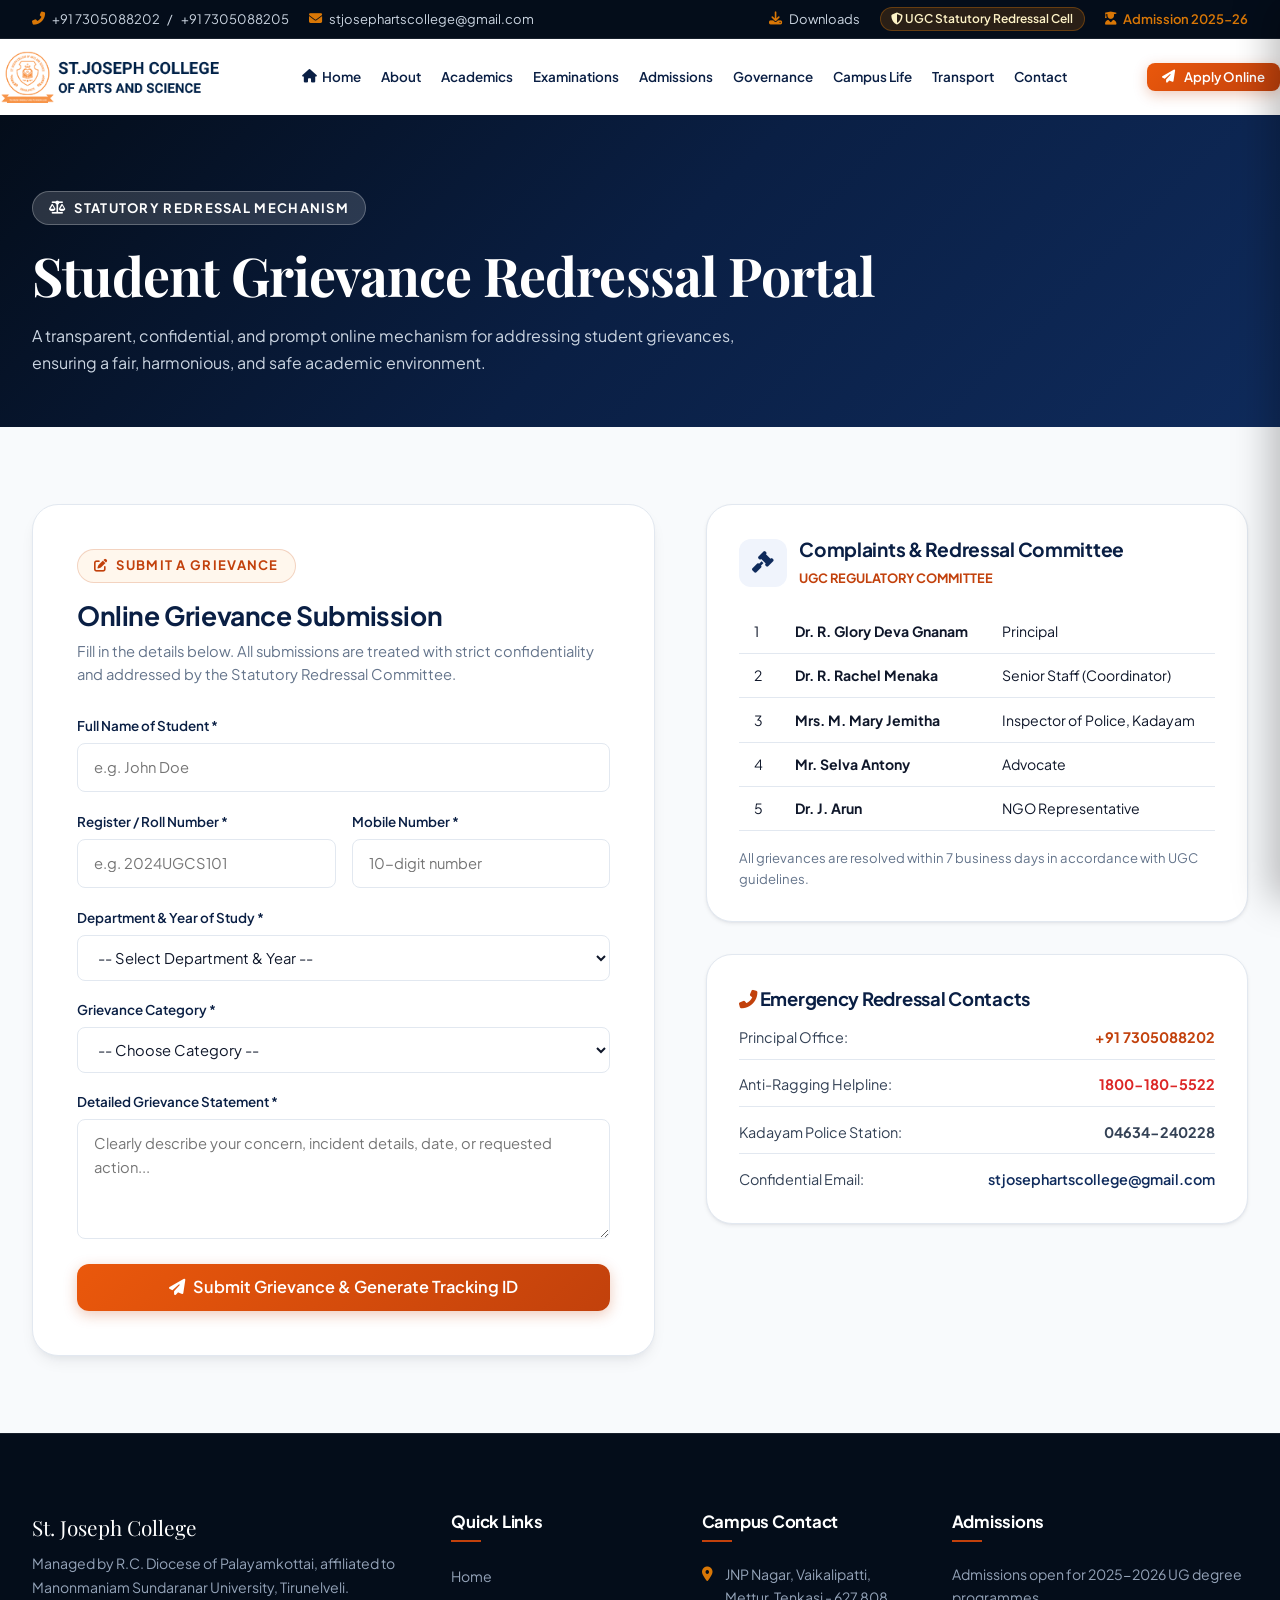
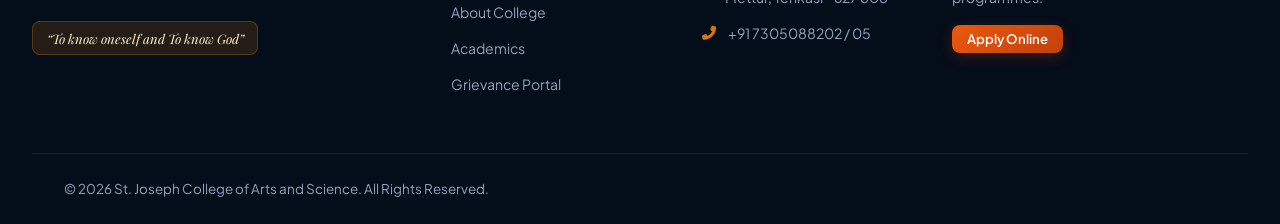
<file: grievance.html>
<!DOCTYPE html>
<html lang="en">
<head>
  <meta charset="UTF-8">
  <meta name="viewport" content="width=device-width, initial-scale=1.0">
  <title>Student Grievance Redressal Portal | St. Joseph College of Arts and Science</title>
  <meta name="description" content="Online Student Grievance Redressal System and UGC Statutory Redressal Mechanism at St. Joseph College of Arts and Science (SJCAS), Vaikalipatti, Tenkasi.">
  <link rel="icon" type="image/png" href="assets/images/logo.png">

  <!-- Fonts & Icons -->
  <link rel="preconnect" href="https://fonts.googleapis.com">
  <link rel="preconnect" href="https://fonts.gstatic.com" crossorigin>
  <link href="https://fonts.googleapis.com/css2?family=Plus+Jakarta+Sans:wght@300;400;500;600;700;800&family=Playfair+Display:ital,wght@0,600;0,700;0,800;1,600;1,700&display=swap" rel="stylesheet">
  <link rel="stylesheet" href="https://cdnjs.cloudflare.com/ajax/libs/font-awesome/6.5.1/css/all.min.css">
  <link rel="stylesheet" href="assets/css/style.css">
</head>
<body>

  <!-- Top Utility Bar -->
  <aside class="top-bar">
    <div class="container">
      <div class="top-bar-left">
        <span class="top-bar-item"><i class="fas fa-phone-alt"></i> <a href="tel:+917305088202">+91 7305088202</a> / <a href="tel:+917305088205">+91 7305088205</a></span>
        <span class="top-bar-item"><i class="fas fa-envelope"></i> <a href="mailto:stjosephartscollege@gmail.com">stjosephartscollege@gmail.com</a></span>
      </div>
      <div class="top-bar-right">
        <a href="downloads.html" class="top-bar-item"><i class="fas fa-download"></i> Downloads</a>
        <span class="top-bar-badge"><i class="fas fa-shield-alt"></i> UGC Statutory Redressal Cell</span>
        <a href="admissions.html" class="top-bar-item" style="color: var(--gold-primary); font-weight: 600;"><i class="fas fa-user-graduate"></i> Admission 2025-26</a>
      </div>
    </div>
  </aside>

  <!-- Header -->
  <header class="main-header">
    <div class="container header-container">
      <a href="index.html" class="brand-wrapper" title="St. Joseph College of Arts and Science">
        <img src="assets/images/logo.png" alt="St. Joseph College of Arts and Science" class="brand-logo">
        <div class="brand-location-badge">
          <span class="loc-place"><i class="fas fa-map-marker-alt"></i> Tenkasi</span>
          <span class="loc-meta">MSU Affiliated</span>
        </div>
      </a>

      <nav class="nav-menu">
        <div class="nav-item"><a href="index.html" class="nav-link"><i class="fas fa-home"></i> Home</a></div>
        <div class="nav-item"><a href="about.html" class="nav-link">About</a></div>
        <div class="nav-item"><a href="academics.html" class="nav-link">Academics</a></div>
        <div class="nav-item"><a href="examinations.html" class="nav-link">Examinations</a></div>
        <div class="nav-item"><a href="admissions.html" class="nav-link">Admissions</a></div>
        <div class="nav-item"><a href="governance.html" class="nav-link">Governance</a></div>
        <div class="nav-item"><a href="campus-life.html" class="nav-link">Campus Life</a></div>
        <div class="nav-item"><a href="transport.html" class="nav-link">Transport</a></div>
        <div class="nav-item"><a href="contact.html" class="nav-link">Contact</a></div>
      </nav>

      <div class="header-actions">
        <a href="https://docs.google.com/forms/d/e/1FAIpQLScLhklakSKkZHLRGe_U0IObBUgWUsLnIZfnJ0RVahQJ35N6Jw/viewform" target="_blank" class="btn btn-secondary btn-sm">
          <i class="fas fa-paper-plane"></i> Apply Online
        </a>
        <button class="mobile-toggle" aria-label="Toggle Mobile Menu"><i class="fas fa-bars"></i></button>
      </div>
    </div>
  </header>

  <!-- Mobile Drawer -->
  <div class="mobile-drawer-overlay"></div>
  <aside class="mobile-drawer">
    <div class="drawer-header">
      <img src="assets/images/logo.png" alt="SJCAS" class="drawer-logo">
      <button class="drawer-close"><i class="fas fa-times"></i></button>
    </div>
    <div class="drawer-body">
      <div class="drawer-nav-item"><a href="index.html" class="drawer-nav-link"><span><i class="fas fa-home"></i> Home</span></a></div>
      <div class="drawer-nav-item"><a href="about.html" class="drawer-nav-link"><span><i class="fas fa-university"></i> About College</span></a></div>
      <div class="drawer-nav-item"><a href="academics.html" class="drawer-nav-link"><span><i class="fas fa-graduation-cap"></i> Academics</span></a></div>
      <div class="drawer-nav-item"><a href="examinations.html" class="drawer-nav-link"><span><i class="fas fa-file-alt"></i> Examinations</span></a></div>
      <div class="drawer-nav-item"><a href="admissions.html" class="drawer-nav-link"><span><i class="fas fa-user-graduate"></i> Admissions</span></a></div>
      <div class="drawer-nav-item"><a href="governance.html" class="drawer-nav-link"><span><i class="fas fa-balance-scale"></i> Governance</span></a></div>
      <div class="drawer-nav-item"><a href="campus-life.html" class="drawer-nav-link"><span><i class="fas fa-basketball-ball"></i> Campus Life</span></a></div>
      <div class="drawer-nav-item"><a href="transport.html" class="drawer-nav-link"><span><i class="fas fa-bus"></i> Transport</span></a></div>
      <div class="drawer-nav-item"><a href="grievance.html" class="drawer-nav-link" style="color: var(--crimson-primary);"><span><i class="fas fa-balance-scale"></i> Grievance Portal</span></a></div>
      <div class="drawer-nav-item"><a href="naac.html" class="drawer-nav-link"><span><i class="fas fa-certificate"></i> NAAC (NAK)</span></a></div>
      <div class="drawer-nav-item"><a href="placement.html" class="drawer-nav-link"><span><i class="fas fa-briefcase"></i> Placement Cell</span></a></div>
      <div class="drawer-nav-item"><a href="contact.html" class="drawer-nav-link"><span><i class="fas fa-map-marked-alt"></i> Contact Us</span></a></div>
    </div>
  </aside>

  <!-- Page Banner -->
  <div style="background: linear-gradient(135deg, var(--navy-darkest) 0%, var(--navy-dark) 50%, var(--navy-primary) 100%); color: #ffffff; padding: clamp(3.5rem, 6vw, 4.75rem) 0 clamp(2.5rem, 4vw, 3.5rem) 0;">
    <div class="container">
      <span class="section-tag" style="background: rgba(255,255,255,0.15); color: #ffffff; border-color: rgba(255,255,255,0.25);">
        <i class="fas fa-balance-scale"></i> Statutory Redressal Mechanism
      </span>
      <h1 style="font-family: var(--font-serif); font-size: clamp(2.2rem, 4.2vw, 3.35rem); color: #ffffff; margin-bottom: 0.85rem;">
        Student Grievance Redressal Portal
      </h1>
      <p style="color: #cbd5e1; font-size: clamp(1rem, 1.2vw, 1.15rem); max-width: 720px; line-height: 1.7;">
        A transparent, confidential, and prompt online mechanism for addressing student grievances, ensuring a fair, harmonious, and safe academic environment.
      </p>
    </div>
  </div>

  <!-- Redressal Policy & Submission Form -->
  <section class="section">
    <div class="container">
      <div style="display: grid; grid-template-columns: 1.15fr 1fr; gap: clamp(2rem, 4vw, 3.5rem); align-items: flex-start;">

        <!-- Form Card -->
        <div style="background: #ffffff; border: 1px solid var(--border-light); border-radius: var(--radius-xl); padding: clamp(1.75rem, 3.5vw, 2.75rem); box-shadow: var(--shadow-md);">
          <span class="section-tag"><i class="fas fa-edit"></i> Submit a Grievance</span>
          <h2 style="font-size: 1.65rem; color: var(--navy-dark); margin-bottom: 0.5rem;">Online Grievance Submission</h2>
          <p style="color: var(--text-muted); font-size: 0.92rem; line-height: 1.6; margin-bottom: 1.75rem;">
            Fill in the details below. All submissions are treated with strict confidentiality and addressed by the Statutory Redressal Committee.
          </p>

          <form id="grievanceForm">
            <div class="form-group">
              <label class="form-label">Full Name of Student *</label>
              <input type="text" id="grName" class="form-control" placeholder="e.g. John Doe" required>
            </div>

            <div style="display: grid; grid-template-columns: 1fr 1fr; gap: 1rem;">
              <div class="form-group">
                <label class="form-label">Register / Roll Number *</label>
                <input type="text" id="grRoll" class="form-control" placeholder="e.g. 2024UGCS101" required>
              </div>

              <div class="form-group">
                <label class="form-label">Mobile Number *</label>
                <input type="tel" id="grPhone" class="form-control" placeholder="10-digit number" required pattern="[0-9]{10}">
              </div>
            </div>

            <div class="form-group">
              <label class="form-label">Department &amp; Year of Study *</label>
              <select id="grDept" class="form-control" required>
                <option value="">-- Select Department &amp; Year --</option>
                <option value="B.Sc. Computer Science">B.Sc. Computer Science</option>
                <option value="B.Sc. Mathematics">B.Sc. Mathematics</option>
                <option value="B.Sc. Physics">B.Sc. Physics</option>
                <option value="B.Com (General)">B.Com (General)</option>
                <option value="B.Com (Corporate Secretaryship)">B.Com (Corporate Secretaryship)</option>
                <option value="B.A. English Literature">B.A. English Literature</option>
                <option value="B.A. Tamil">B.A. Tamil</option>
              </select>
            </div>

            <div class="form-group">
              <label class="form-label">Grievance Category *</label>
              <select id="grCategory" class="form-control" required>
                <option value="">-- Choose Category --</option>
                <option value="Academic / Evaluation">Academic &amp; Evaluation Related</option>
                <option value="Library / Lab Facility">Library or Laboratory Infrastructure</option>
                <option value="Bus / Transport">College Bus Transport &amp; Routes</option>
                <option value="Hostel / Canteen">Canteen &amp; Campus Amenities</option>
                <option value="Discipline / Harassment">Discipline / Safety / Harassment Concern</option>
                <option value="Fee / Scholarship">Fee &amp; Scholarship Queries</option>
                <option value="General">Other General Matters</option>
              </select>
            </div>

            <div class="form-group">
              <label class="form-label">Detailed Grievance Statement *</label>
              <textarea id="grDetails" class="form-control" rows="4" placeholder="Clearly describe your concern, incident details, date, or requested action..." required></textarea>
            </div>

            <button type="submit" class="btn btn-secondary btn-lg" style="width: 100%;">
              <i class="fas fa-paper-plane"></i> Submit Grievance &amp; Generate Tracking ID
            </button>
          </form>
        </div>

        <!-- Committee Info & Statutory Compliance -->
        <div>
          <!-- Statutory Redressal Committee -->
          <div style="background: #ffffff; border: 1px solid var(--border-light); border-radius: var(--radius-xl); padding: 2rem; box-shadow: var(--shadow-sm); margin-bottom: 2rem;">
            <div style="display: flex; align-items: center; gap: 0.75rem; margin-bottom: 1.25rem;">
              <div style="width: 48px; height: 48px; border-radius: var(--radius-md); background-color: var(--navy-soft); color: var(--navy-primary); display: flex; align-items: center; justify-content: center; font-size: 1.35rem;">
                <i class="fas fa-gavel"></i>
              </div>
              <div>
                <h3 style="font-size: 1.2rem; color: var(--navy-dark); margin-bottom: 0.2rem;">Complaints &amp; Redressal Committee</h3>
                <span style="font-size: 0.8rem; color: var(--crimson-primary); font-weight: 700;">UGC REGULATORY COMMITTEE</span>
              </div>
            </div>

            <table class="committee-member-table" style="margin-bottom: 1rem;">
              <tbody>
                <tr><td>1</td><td><strong>Dr. R. Glory Deva Gnanam</strong></td><td>Principal</td></tr>
                <tr><td>2</td><td><strong>Dr. R. Rachel Menaka</strong></td><td>Senior Staff (Coordinator)</td></tr>
                <tr><td>3</td><td><strong>Mrs. M. Mary Jemitha</strong></td><td>Inspector of Police, Kadayam</td></tr>
                <tr><td>4</td><td><strong>Mr. Selva Antony</strong></td><td>Advocate</td></tr>
                <tr><td>5</td><td><strong>Dr. J. Arun</strong></td><td>NGO Representative</td></tr>
              </tbody>
            </table>
            <p style="font-size: 0.82rem; color: var(--text-muted);">
              All grievances are resolved within 7 business days in accordance with UGC guidelines.
            </p>
          </div>

          <!-- Emergency Hotlines -->
          <div style="background: #ffffff; border: 1px solid var(--border-light); border-radius: var(--radius-xl); padding: 2rem; box-shadow: var(--shadow-sm);">
            <h4 style="font-size: 1.15rem; color: var(--navy-dark); margin-bottom: 1rem;"><i class="fas fa-phone-alt" style="color: var(--crimson-primary);"></i> Emergency Redressal Contacts</h4>
            <div style="display: flex; flex-direction: column; gap: 0.85rem; font-size: 0.9rem; color: var(--text-body);">
              <div style="display: flex; justify-content: space-between; padding-bottom: 0.6rem; border-bottom: 1px solid var(--border-light);">
                <span>Principal Office:</span>
                <a href="tel:+917305088202" style="font-weight: 700; color: var(--crimson-primary);">+91 7305088202</a>
              </div>
              <div style="display: flex; justify-content: space-between; padding-bottom: 0.6rem; border-bottom: 1px solid var(--border-light);">
                <span>Anti-Ragging Helpline:</span>
                <span style="font-weight: 700; color: #dc2626;">1800-180-5522</span>
              </div>
              <div style="display: flex; justify-content: space-between; padding-bottom: 0.6rem; border-bottom: 1px solid var(--border-light);">
                <span>Kadayam Police Station:</span>
                <span style="font-weight: 700;">04634-240228</span>
              </div>
              <div style="display: flex; justify-content: space-between;">
                <span>Confidential Email:</span>
                <a href="mailto:stjosephartscollege@gmail.com" style="color: var(--navy-primary); font-weight: 600;">stjosephartscollege@gmail.com</a>
              </div>
            </div>
          </div>
        </div>

      </div>
    </div>
  </section>

  <!-- Grievance Submission Receipt Modal -->
  <div class="modal-overlay" id="grievanceModal" role="dialog" aria-modal="true" aria-label="Grievance Logged">
    <div class="modal-box" style="text-align: center;">
      <button class="modal-close-btn close-modal" aria-label="Close modal"><i class="fas fa-times"></i></button>
      <div style="width: 68px; height: 68px; border-radius: 50%; background-color: var(--success-soft); color: var(--success); font-size: 2rem; display: flex; align-items: center; justify-content: center; margin: 0 auto 1.25rem auto;">
        <i class="fas fa-check"></i>
      </div>
      <h3 style="font-size: 1.45rem; color: var(--navy-dark); margin-bottom: 0.5rem;">Grievance Registered Successfully</h3>
      <div style="background-color: var(--bg-surface-soft); border-radius: var(--radius-md); padding: 1rem; margin: 1.25rem 0; border: 1px dashed var(--border-light);">
        <span style="font-size: 0.8rem; color: var(--text-muted); text-transform: uppercase; letter-spacing: 0.05em;">Your Tracking Reference ID:</span>
        <div id="grTrackingId" style="font-size: 1.4rem; font-weight: 800; color: var(--crimson-primary); font-family: monospace; margin-top: 0.25rem;">
          SJCAS-GR-2026-8921
        </div>
      </div>
      <p style="font-size: 0.88rem; color: var(--text-muted); line-height: 1.6; margin-bottom: 1.5rem;">
        Your grievance has been securely forwarded to the <strong>Complaints Cum Redressal Committee</strong>. The committee will examine your request and follow up with you within 7 working days.
      </p>
      <button class="btn btn-primary close-modal" style="width: 100%;">Done</button>
    </div>
  </div>

  <!-- Mobile Bottom Action Bar -->
  <div class="mobile-bottom-bar" aria-label="Mobile Speed Actions">
    <div class="mobile-bottom-actions">
      <a href="tel:+917305088202" class="btn btn-outline btn-sm" style="font-size: 0.82rem;"><i class="fas fa-phone-alt"></i> Call Us</a>
      <a href="https://docs.google.com/forms/d/e/1FAIpQLScLhklakSKkZHLRGe_U0IObBUgWUsLnIZfnJ0RVahQJ35N6Jw/viewform" target="_blank" class="btn btn-secondary btn-sm" style="font-size: 0.82rem;"><i class="fas fa-paper-plane"></i> Apply Online</a>
    </div>
  </div>

  <!-- Footer -->
  <footer class="site-footer">
    <div class="container">
      <div class="footer-grid">
        <div class="footer-col">
          <div class="footer-brand-title">St. Joseph College</div>
          <p class="footer-desc">Managed by R.C. Diocese of Palayamkottai, affiliated to Manonmaniam Sundaranar University, Tirunelveli.</p>
          <div class="footer-motto-badge">“To know oneself and To know God”</div>
        </div>
        <div class="footer-col">
          <h4 class="footer-col-title">Quick Links</h4>
          <ul class="footer-links">
            <li><a href="index.html" class="footer-link">Home</a></li>
            <li><a href="about.html" class="footer-link">About College</a></li>
            <li><a href="academics.html" class="footer-link">Academics</a></li>
            <li><a href="grievance.html" class="footer-link">Grievance Portal</a></li>
          </ul>
        </div>
        <div class="footer-col">
          <h4 class="footer-col-title">Campus Contact</h4>
          <div class="footer-contact-item"><i class="fas fa-map-marker-alt"></i><div>JNP Nagar, Vaikalipatti, Mettur, Tenkasi - 627 808</div></div>
          <div class="footer-contact-item"><i class="fas fa-phone-alt"></i><div>+91 7305088202 / 05</div></div>
        </div>
        <div class="footer-col">
          <h4 class="footer-col-title">Admissions</h4>
          <p style="font-size: 0.88rem; color: #94a3b8; margin-bottom: 1rem;">Admissions open for 2025-2026 UG degree programmes.</p>
          <a href="https://docs.google.com/forms/d/e/1FAIpQLScLhklakSKkZHLRGe_U0IObBUgWUsLnIZfnJ0RVahQJ35N6Jw/viewform" target="_blank" class="btn btn-secondary btn-sm">Apply Online</a>
        </div>
      </div>
      <div class="footer-bottom">
        <div class="container">&copy; 2026 St. Joseph College of Arts and Science. All Rights Reserved.</div>
      </div>
    </div>
  </footer>

  <a href="#" class="back-to-top" aria-label="Back to Top"><i class="fas fa-chevron-up"></i></a>
  <script src="assets/js/main.js"></script>
  <script>
    // Grievance Form Handler
    const grForm = document.getElementById('grievanceForm');
    const grModal = document.getElementById('grievanceModal');
    const grTrackingId = document.getElementById('grTrackingId');

    if (grForm && grModal) {
      grForm.addEventListener('submit', (e) => {
        e.preventDefault();
        const randNum = Math.floor(1000 + Math.random() * 9000);
        const refId = `SJCAS-GR-2026-${randNum}`;
        if (grTrackingId) grTrackingId.textContent = refId;
        grModal.classList.add('active');
        grForm.reset();
      });
    }
  </script>
</body>
</html>
</file>
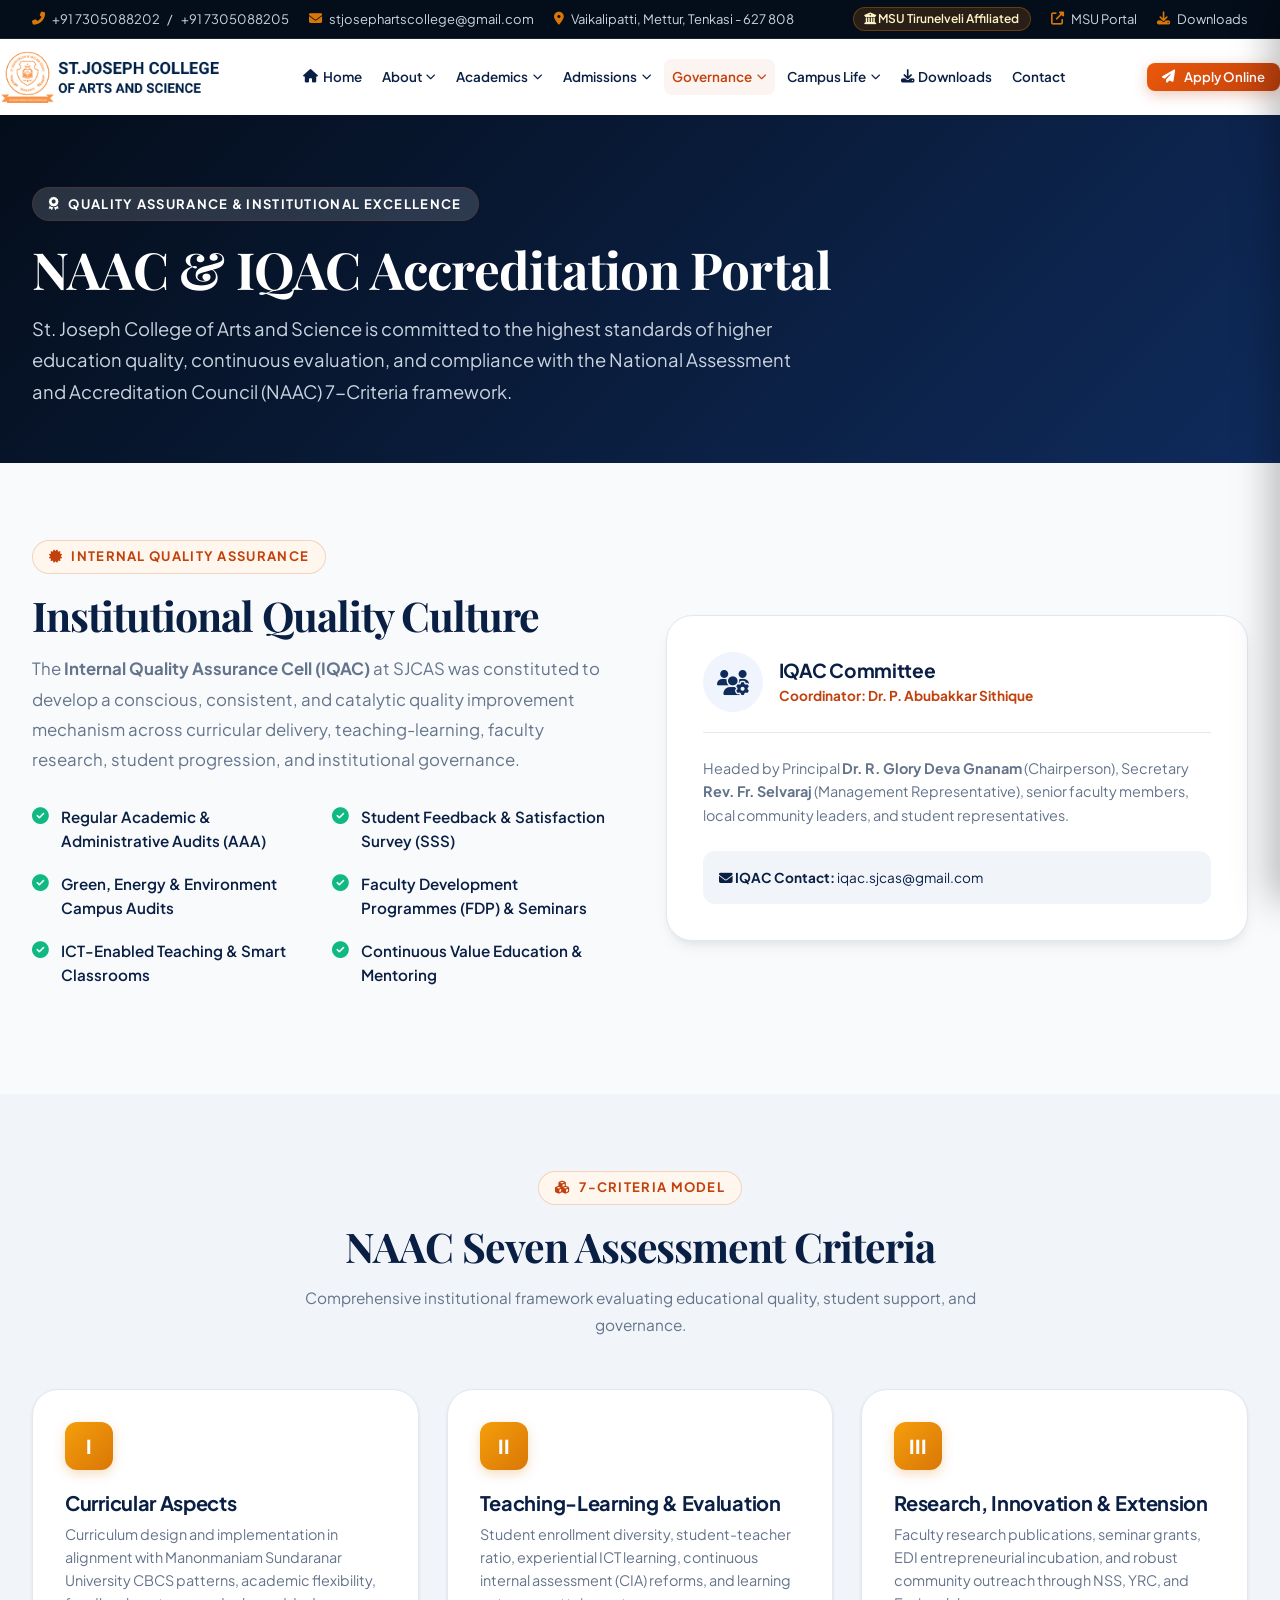
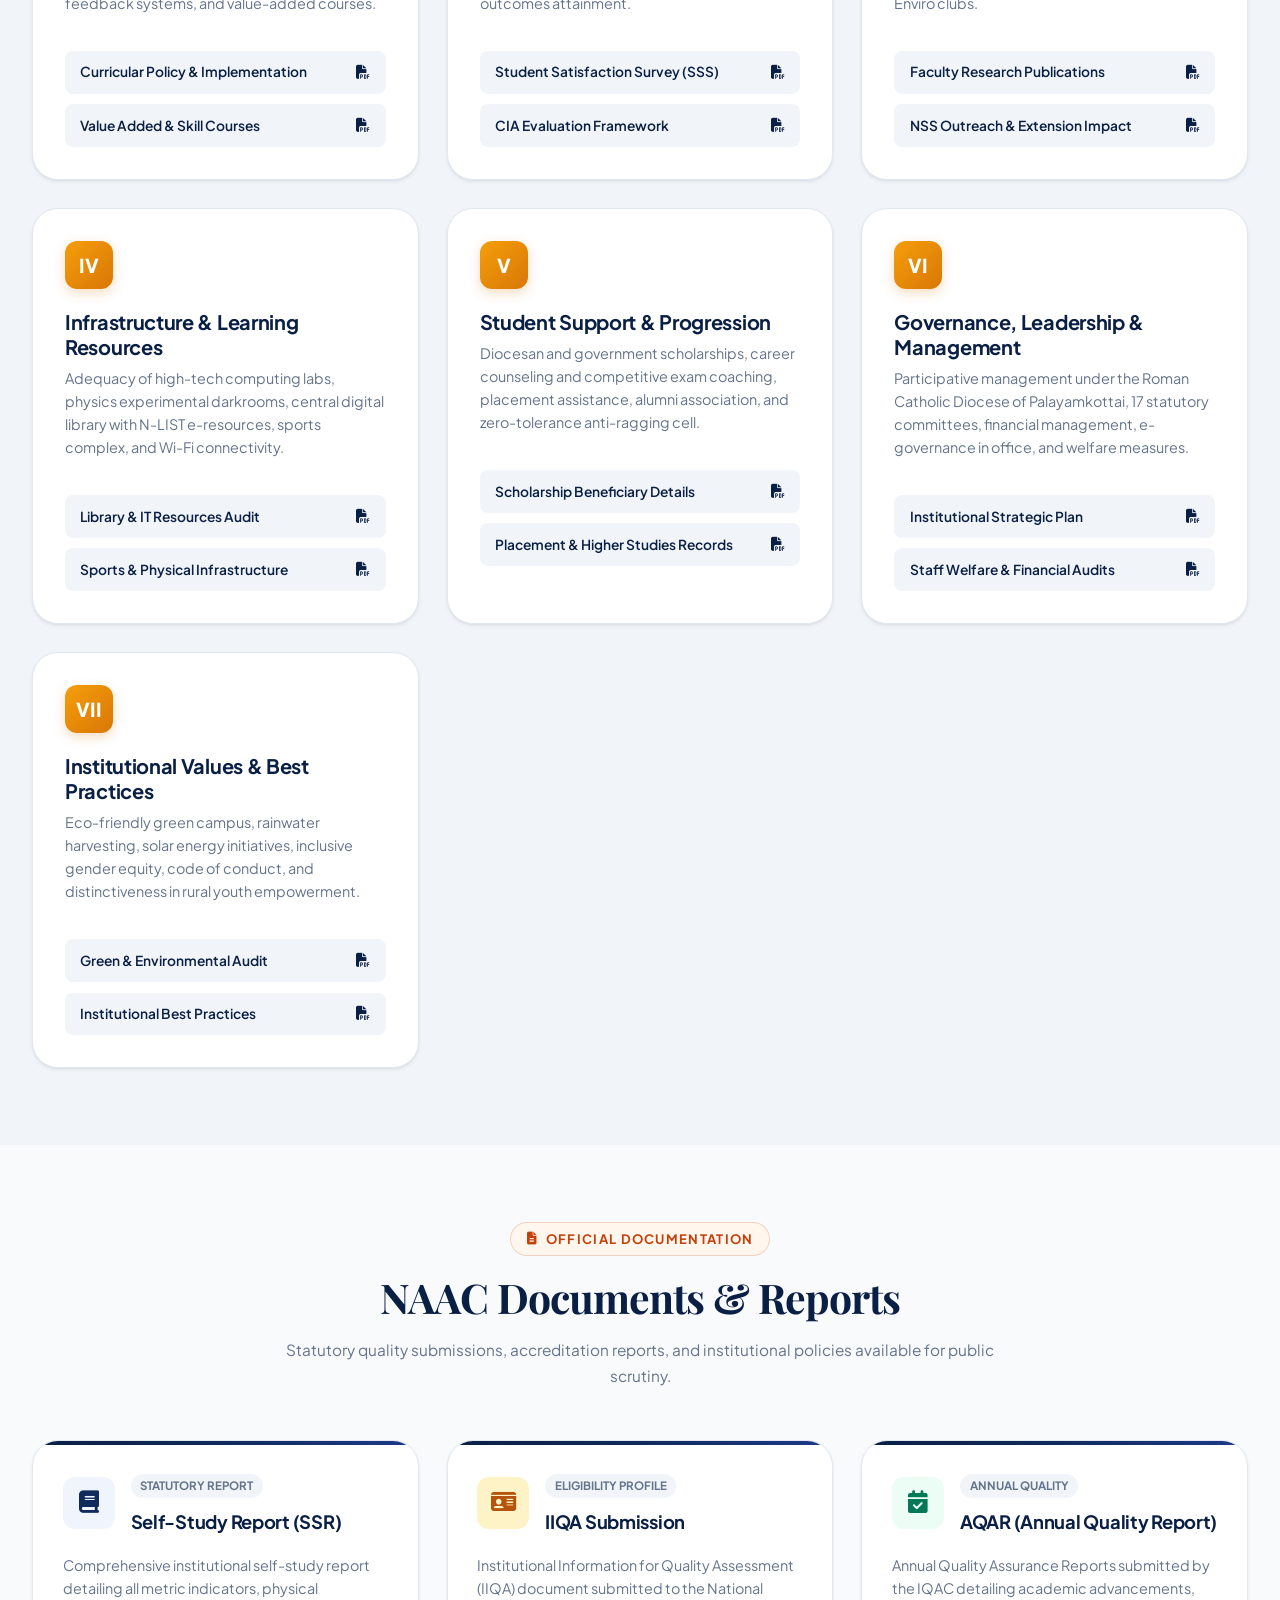
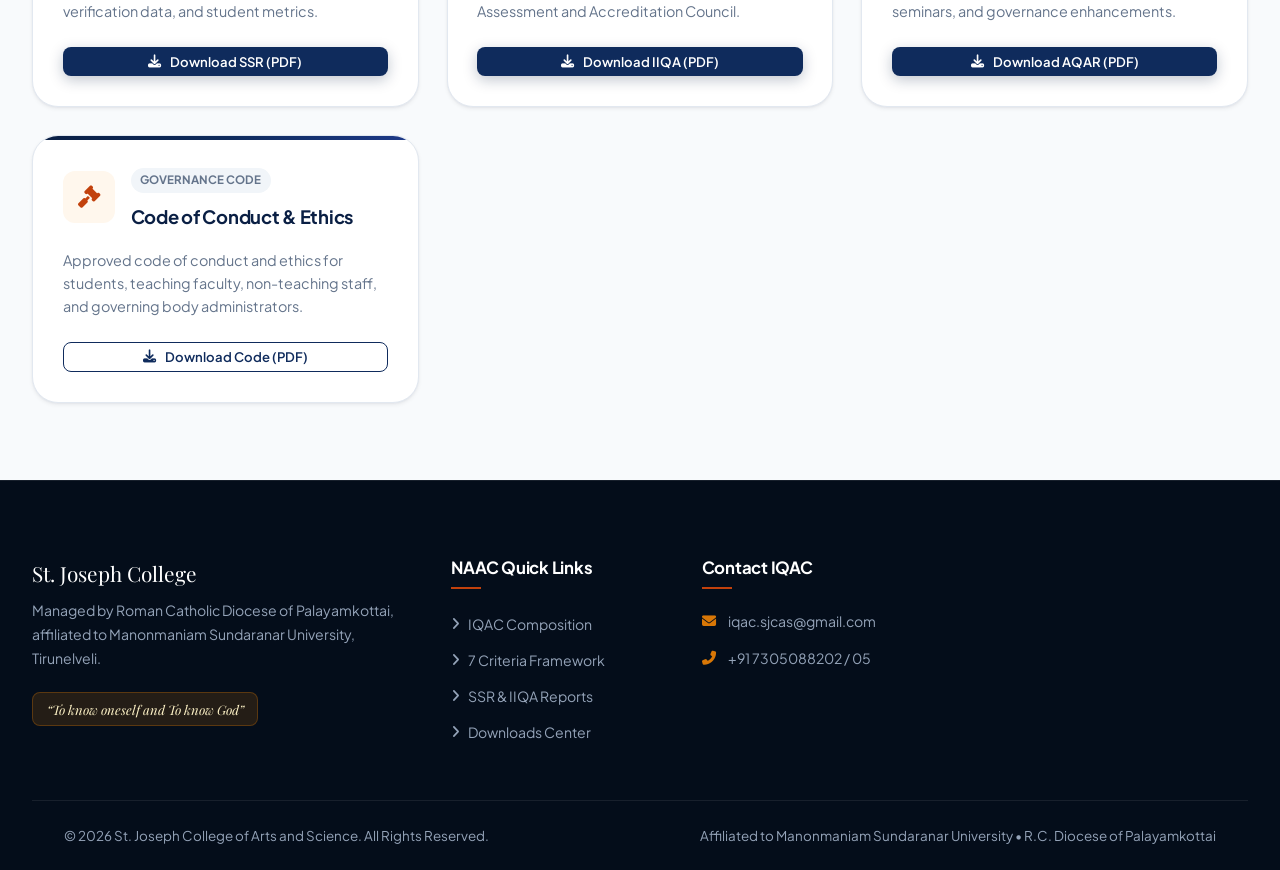
<file: naac.html>
<!DOCTYPE html>
<html lang="en">
<head>
  <meta charset="UTF-8">
  <meta name="viewport" content="width=device-width, initial-scale=1.0">
  <title>NAAC &amp; IQAC Accreditation | St. Joseph College of Arts and Science</title>
  <meta name="description" content="National Assessment and Accreditation Council (NAAC / NAK) and Internal Quality Assurance Cell (IQAC) documentation, SSR, IIQA, AQAR, and Quality Policies of SJCAS Tenkasi.">
  <meta name="keywords" content="SJCAS NAAC, NAK accreditation, IQAC cell, SSR report, IIQA, AQAR, college quality assurance, Tenkasi college NAAC">

  <!-- Favicon -->
  <link rel="icon" type="image/png" href="assets/images/logo.png">

  <!-- Google Fonts & Font Awesome -->
  <link rel="preconnect" href="https://fonts.googleapis.com">
  <link rel="preconnect" href="https://fonts.gstatic.com" crossorigin>
  <link href="https://fonts.googleapis.com/css2?family=Plus+Jakarta+Sans:wght@300;400;500;600;700;800&family=Playfair+Display:ital,wght@0,600;0,700;0,800;1,600;1,700&display=swap" rel="stylesheet">
  <link rel="stylesheet" href="https://cdnjs.cloudflare.com/ajax/libs/font-awesome/6.5.1/css/all.min.css">

  <!-- Custom Stylesheet -->
  <link rel="stylesheet" href="assets/css/style.css">
</head>
<body>

  <!-- Top Utility Bar -->
  <aside class="top-bar" aria-label="Utility Links">
    <div class="container">
      <div class="top-bar-left">
        <span class="top-bar-item"><i class="fas fa-phone-alt"></i> <a href="tel:+917305088202">+91 7305088202</a> / <a href="tel:+917305088205">+91 7305088205</a></span>
        <span class="top-bar-item"><i class="fas fa-envelope"></i> <a href="mailto:stjosephartscollege@gmail.com">stjosephartscollege@gmail.com</a></span>
        <span class="top-bar-item"><i class="fas fa-map-marker-alt"></i> Vaikalipatti, Mettur, Tenkasi - 627 808</span>
      </div>
      <div class="top-bar-right">
        <span class="top-bar-badge"><i class="fas fa-university"></i> MSU Tirunelveli Affiliated</span>
        <a href="https://msuniv.ac.in" target="_blank" rel="noopener" class="top-bar-item"><i class="fas fa-external-link-alt"></i> MSU Portal</a>
        <a href="downloads.html" class="top-bar-item"><i class="fas fa-download"></i> Downloads</a>
      </div>
    </div>
  </aside>

  <!-- Main Navigation Header -->
  <header class="main-header">
    <div class="container header-container">
      <a href="index.html" class="brand-wrapper" title="St. Joseph College of Arts and Science">
        <img src="assets/images/logo.png" alt="St. Joseph College of Arts and Science" class="brand-logo">
        <div class="brand-location-badge">
          <span class="loc-place"><i class="fas fa-map-marker-alt"></i> Tenkasi</span>
          <span class="loc-meta">MSU Affiliated</span>
        </div>
      </a>

      <!-- Desktop Nav -->
      <nav class="nav-menu" aria-label="Primary Navigation">
        <div class="nav-item"><a href="index.html" class="nav-link"><i class="fas fa-home"></i> Home</a></div>
        <div class="nav-item">
          <a href="about.html" class="nav-link">About <i class="fas fa-chevron-down"></i></a>
          <div class="dropdown-menu">
            <a href="about.html#about-college" class="dropdown-link"><i class="fas fa-landmark"></i> About College</a>
            <a href="about.html#diocese" class="dropdown-link"><i class="fas fa-cross"></i> Palayamkottai Diocese</a>
            <a href="about.html#vision-mission" class="dropdown-link"><i class="fas fa-compass"></i> Vision &amp; Mission</a>
            <a href="about.html#governing-body" class="dropdown-link"><i class="fas fa-users-cog"></i> Governing Body</a>
          </div>
        </div>
        <div class="nav-item">
          <a href="academics.html" class="nav-link">Academics <i class="fas fa-chevron-down"></i></a>
          <div class="dropdown-menu">
            <a href="academics.html#departments" class="dropdown-link"><i class="fas fa-graduation-cap"></i> Departments</a>
            <a href="academics.html#ug-courses" class="dropdown-link"><i class="fas fa-book-open"></i> UG Programmes</a>
            <a href="academics.html#library" class="dropdown-link"><i class="fas fa-book-reader"></i> Central Library</a>
            <a href="academics.html#activities" class="dropdown-link"><i class="fas fa-calendar-alt"></i> Department Activities</a>
            <a href="examinations.html" class="dropdown-link"><i class="fas fa-file-alt"></i> Examinations &amp; MSU</a>
          </div>
        </div>
        <div class="nav-item">
          <a href="admissions.html" class="nav-link">Admissions <i class="fas fa-chevron-down"></i></a>
          <div class="dropdown-menu">
            <a href="admissions.html#admissions-guide" class="dropdown-link"><i class="fas fa-clipboard-list"></i> Admission Guide 2025-26</a>
            <a href="admissions.html#eligibility" class="dropdown-link"><i class="fas fa-check-circle"></i> Eligibility Criteria</a>
            <a href="admissions.html#scholarships" class="dropdown-link"><i class="fas fa-award"></i> Scholarships &amp; Aid</a>
          </div>
        </div>
        <div class="nav-item">
          <a href="governance.html" class="nav-link active">Governance <i class="fas fa-chevron-down"></i></a>
          <div class="dropdown-menu">
            <a href="governance.html#anti-ragging" class="dropdown-link"><i class="fas fa-shield-alt"></i> Anti-Ragging Cell</a>
            <a href="governance.html#committees" class="dropdown-link"><i class="fas fa-tasks"></i> College Committees</a>
            <a href="naac.html" class="dropdown-link active"><i class="fas fa-certificate"></i> NAAC Accreditation (NAK)</a>
            <a href="grievance.html" class="dropdown-link"><i class="fas fa-balance-scale"></i> Grievance Redressal</a>
          </div>
        </div>
        <div class="nav-item">
          <a href="campus-life.html" class="nav-link">Campus Life <i class="fas fa-chevron-down"></i></a>
          <div class="dropdown-menu">
            <a href="campus-life.html#achievements" class="dropdown-link"><i class="fas fa-trophy"></i> Students Achievements</a>
            <a href="campus-life.html#magazine" class="dropdown-link"><i class="fas fa-book"></i> College Magazine</a>
            <a href="campus-life.html#media" class="dropdown-link"><i class="fas fa-newspaper"></i> Media Options</a>
            <a href="placement.html" class="dropdown-link"><i class="fas fa-briefcase"></i> Placement Cell</a>
            <a href="transport.html" class="dropdown-link"><i class="fas fa-bus"></i> Bus Routes</a>
            <a href="campus-life.html#gallery" class="dropdown-link"><i class="fas fa-images"></i> Photo Gallery</a>
          </div>
        </div>
        <div class="nav-item"><a href="downloads.html" class="nav-link"><i class="fas fa-download"></i> Downloads</a></div>
        <div class="nav-item"><a href="contact.html" class="nav-link">Contact</a></div>
      </nav>

      <!-- Action Buttons -->
      <div class="header-actions">
        <a href="https://docs.google.com/forms/d/e/1FAIpQLScLhklakSKkZHLRGe_U0IObBUgWUsLnIZfnJ0RVahQJ35N6Jw/viewform" target="_blank" rel="noopener" class="btn btn-secondary btn-sm">
          <i class="fas fa-paper-plane"></i> Apply Online
        </a>
        <button class="mobile-toggle" aria-label="Toggle Mobile Menu"><i class="fas fa-bars"></i></button>
      </div>
    </div>
  </header>

  <!-- Mobile Drawer -->
  <div class="mobile-drawer-overlay"></div>
  <aside class="mobile-drawer" aria-label="Mobile Navigation Drawer">
    <div class="drawer-header">
      <img src="assets/images/logo.png" alt="SJCAS" class="drawer-logo">
      <button class="drawer-close" aria-label="Close menu"><i class="fas fa-times"></i></button>
    </div>
    <div class="drawer-body">
      <div class="drawer-nav-item"><a href="index.html" class="drawer-nav-link"><span><i class="fas fa-home"></i> Home</span></a></div>
      <div class="drawer-nav-item"><a href="about.html" class="drawer-nav-link"><span><i class="fas fa-university"></i> About College</span></a></div>
      <div class="drawer-nav-item"><a href="academics.html" class="drawer-nav-link"><span><i class="fas fa-graduation-cap"></i> Academics</span></a></div>
      <div class="drawer-nav-item"><a href="admissions.html" class="drawer-nav-link"><span><i class="fas fa-user-graduate"></i> Admissions</span></a></div>
      <div class="drawer-nav-item"><a href="governance.html" class="drawer-nav-link"><span><i class="fas fa-balance-scale"></i> Governance</span></a></div>
      <div class="drawer-nav-item"><a href="naac.html" class="drawer-nav-link" style="color: var(--crimson-primary);"><span><i class="fas fa-certificate"></i> NAAC Accreditation (NAK)</span></a></div>
      <div class="drawer-nav-item"><a href="placement.html" class="drawer-nav-link"><span><i class="fas fa-briefcase"></i> Placement Cell</span></a></div>
      <div class="drawer-nav-item"><a href="campus-life.html" class="drawer-nav-link"><span><i class="fas fa-basketball-ball"></i> Campus Life</span></a></div>
      <div class="drawer-nav-item"><a href="downloads.html" class="drawer-nav-link"><span><i class="fas fa-download"></i> Downloads</span></a></div>
      <div class="drawer-nav-item"><a href="contact.html" class="drawer-nav-link"><span><i class="fas fa-map-marked-alt"></i> Contact Us</span></a></div>
    </div>
    <div class="drawer-footer">
      <a href="https://docs.google.com/forms/d/e/1FAIpQLScLhklakSKkZHLRGe_U0IObBUgWUsLnIZfnJ0RVahQJ35N6Jw/viewform" target="_blank" class="btn btn-secondary" style="width: 100%;">Apply Online</a>
    </div>
  </aside>

  <!-- Page Header Banner -->
  <div style="background: linear-gradient(135deg, var(--navy-darkest) 0%, var(--navy-primary) 100%); color: #ffffff; padding: 4.5rem 0 3.5rem 0;">
    <div class="container">
      <span class="section-tag" style="background: rgba(255,255,255,0.15); color: #ffffff;">
        <i class="fas fa-award"></i> Quality Assurance &amp; Institutional Excellence
      </span>
      <h1 style="font-family: var(--font-serif); font-size: clamp(2.2rem, 4vw, 3.25rem); color: #ffffff; margin-bottom: 0.75rem;">
        NAAC &amp; IQAC Accreditation Portal
      </h1>
      <p style="color: #cbd5e1; font-size: 1.15rem; max-width: 760px; line-height: 1.7;">
        St. Joseph College of Arts and Science is committed to the highest standards of higher education quality, continuous evaluation, and compliance with the National Assessment and Accreditation Council (NAAC) 7-Criteria framework.
      </p>
    </div>
  </div>

  <!-- ==========================================
       IQAC Cell Overview
       ========================================== -->
  <section class="section" id="iqac">
    <div class="container">
      <div class="about-grid">
        <div>
          <span class="section-tag"><i class="fas fa-certificate"></i> Internal Quality Assurance</span>
          <h2 class="section-title">Institutional Quality Culture</h2>
          <p style="color: var(--text-muted); line-height: 1.8; margin-bottom: 1.25rem; font-size: 1.05rem;">
            The <strong>Internal Quality Assurance Cell (IQAC)</strong> at SJCAS was constituted to develop a conscious, consistent, and catalytic quality improvement mechanism across curricular delivery, teaching-learning, faculty research, student progression, and institutional governance.
          </p>
          <div class="about-features-list">
            <div class="feature-check-item"><i class="fas fa-check-circle"></i><span>Regular Academic &amp; Administrative Audits (AAA)</span></div>
            <div class="feature-check-item"><i class="fas fa-check-circle"></i><span>Student Feedback &amp; Satisfaction Survey (SSS)</span></div>
            <div class="feature-check-item"><i class="fas fa-check-circle"></i><span>Green, Energy &amp; Environment Campus Audits</span></div>
            <div class="feature-check-item"><i class="fas fa-check-circle"></i><span>Faculty Development Programmes (FDP) &amp; Seminars</span></div>
            <div class="feature-check-item"><i class="fas fa-check-circle"></i><span>ICT-Enabled Teaching &amp; Smart Classrooms</span></div>
            <div class="feature-check-item"><i class="fas fa-check-circle"></i><span>Continuous Value Education &amp; Mentoring</span></div>
          </div>
        </div>

        <!-- IQAC Leadership Card -->
        <div style="background: #ffffff; border: 1px solid var(--border-light); border-radius: var(--radius-xl); padding: 2.25rem; box-shadow: var(--shadow-md);">
          <div style="display: flex; align-items: center; gap: 1rem; margin-bottom: 1.5rem; padding-bottom: 1.25rem; border-bottom: 1px solid var(--border-light);">
            <div style="width: 60px; height: 60px; border-radius: 50%; background: var(--navy-soft); color: var(--navy-primary); display: flex; align-items: center; justify-content: center; font-size: 1.6rem;">
              <i class="fas fa-users-cog"></i>
            </div>
            <div>
              <h4 style="font-size: 1.2rem; color: var(--navy-dark); margin-bottom: 0.2rem;">IQAC Committee</h4>
              <div style="color: var(--crimson-primary); font-weight: 700; font-size: 0.85rem;">Coordinator: Dr. P. Abubakkar Sithique</div>
            </div>
          </div>
          <p style="font-size: 0.9rem; color: var(--text-muted); line-height: 1.6; margin-bottom: 1.5rem;">
            Headed by Principal <strong>Dr. R. Glory Deva Gnanam</strong> (Chairperson), Secretary <strong>Rev. Fr. Selvaraj</strong> (Management Representative), senior faculty members, local community leaders, and student representatives.
          </p>
          <div style="background: var(--bg-surface-soft); padding: 1rem; border-radius: var(--radius-md); font-size: 0.85rem; color: var(--navy-dark);">
            <i class="fas fa-envelope"></i> <strong>IQAC Contact:</strong> iqac.sjcas@gmail.com
          </div>
        </div>
      </div>
    </div>
  </section>

  <!-- ==========================================
       NAAC 7 Criteria Assessment Framework
       ========================================== -->
  <section class="section section-soft" id="criteria">
    <div class="container">
      <div class="section-header">
        <span class="section-tag"><i class="fas fa-cubes"></i> 7-Criteria Model</span>
        <h2 class="section-title">NAAC Seven Assessment Criteria</h2>
        <p class="section-desc">Comprehensive institutional framework evaluating educational quality, student support, and governance.</p>
      </div>

      <div class="naac-criteria-grid">
        <!-- Criteria 1 -->
        <article class="naac-criteria-card">
          <div class="criteria-number-badge">I</div>
          <h3 style="font-size: 1.25rem; color: var(--navy-dark); margin-bottom: 0.5rem;">Curricular Aspects</h3>
          <p style="font-size: 0.9rem; color: var(--text-muted); line-height: 1.6; margin-bottom: 1.25rem;">
            Curriculum design and implementation in alignment with Manonmaniam Sundaranar University CBCS patterns, academic flexibility, feedback systems, and value-added courses.
          </p>
          <div class="naac-doc-list">
            <a href="#" class="naac-doc-item" onclick="alert('Viewing Curricular Feedback & Academic Flexibility Document')"><span>Curricular Policy &amp; Implementation</span> <i class="fas fa-file-pdf"></i></a>
            <a href="#" class="naac-doc-item" onclick="alert('Viewing Value Added Courses List')"><span>Value Added &amp; Skill Courses</span> <i class="fas fa-file-pdf"></i></a>
          </div>
        </article>

        <!-- Criteria 2 -->
        <article class="naac-criteria-card">
          <div class="criteria-number-badge">II</div>
          <h3 style="font-size: 1.25rem; color: var(--navy-dark); margin-bottom: 0.5rem;">Teaching-Learning &amp; Evaluation</h3>
          <p style="font-size: 0.9rem; color: var(--text-muted); line-height: 1.6; margin-bottom: 1.25rem;">
            Student enrollment diversity, student-teacher ratio, experiential ICT learning, continuous internal assessment (CIA) reforms, and learning outcomes attainment.
          </p>
          <div class="naac-doc-list">
            <a href="#" class="naac-doc-item" onclick="alert('Viewing Student Satisfaction Survey Report')"><span>Student Satisfaction Survey (SSS)</span> <i class="fas fa-file-pdf"></i></a>
            <a href="#" class="naac-doc-item" onclick="alert('Viewing Continuous Internal Assessment Guidelines')"><span>CIA Evaluation Framework</span> <i class="fas fa-file-pdf"></i></a>
          </div>
        </article>

        <!-- Criteria 3 -->
        <article class="naac-criteria-card">
          <div class="criteria-number-badge">III</div>
          <h3 style="font-size: 1.25rem; color: var(--navy-dark); margin-bottom: 0.5rem;">Research, Innovation &amp; Extension</h3>
          <p style="font-size: 0.9rem; color: var(--text-muted); line-height: 1.6; margin-bottom: 1.25rem;">
            Faculty research publications, seminar grants, EDI entrepreneurial incubation, and robust community outreach through NSS, YRC, and Enviro clubs.
          </p>
          <div class="naac-doc-list">
            <a href="#" class="naac-doc-item" onclick="alert('Viewing Faculty Research Publications List')"><span>Faculty Research Publications</span> <i class="fas fa-file-pdf"></i></a>
            <a href="#" class="naac-doc-item" onclick="alert('Viewing NSS Rural Extension Report')"><span>NSS Outreach &amp; Extension Impact</span> <i class="fas fa-file-pdf"></i></a>
          </div>
        </article>

        <!-- Criteria 4 -->
        <article class="naac-criteria-card">
          <div class="criteria-number-badge">IV</div>
          <h3 style="font-size: 1.25rem; color: var(--navy-dark); margin-bottom: 0.5rem;">Infrastructure &amp; Learning Resources</h3>
          <p style="font-size: 0.9rem; color: var(--text-muted); line-height: 1.6; margin-bottom: 1.25rem;">
            Adequacy of high-tech computing labs, physics experimental darkrooms, central digital library with N-LIST e-resources, sports complex, and Wi-Fi connectivity.
          </p>
          <div class="naac-doc-list">
            <a href="#" class="naac-doc-item" onclick="alert('Viewing Central Library Book Statistics')"><span>Library &amp; IT Resources Audit</span> <i class="fas fa-file-pdf"></i></a>
            <a href="#" class="naac-doc-item" onclick="alert('Viewing Sports & Gym Infrastructure Report')"><span>Sports &amp; Physical Infrastructure</span> <i class="fas fa-file-pdf"></i></a>
          </div>
        </article>

        <!-- Criteria 5 -->
        <article class="naac-criteria-card">
          <div class="criteria-number-badge">V</div>
          <h3 style="font-size: 1.25rem; color: var(--navy-dark); margin-bottom: 0.5rem;">Student Support &amp; Progression</h3>
          <p style="font-size: 0.9rem; color: var(--text-muted); line-height: 1.6; margin-bottom: 1.25rem;">
            Diocesan and government scholarships, career counseling and competitive exam coaching, placement assistance, alumni association, and zero-tolerance anti-ragging cell.
          </p>
          <div class="naac-doc-list">
            <a href="#" class="naac-doc-item" onclick="alert('Viewing Scholarship Beneficiaries Report')"><span>Scholarship Beneficiary Details</span> <i class="fas fa-file-pdf"></i></a>
            <a href="#" class="naac-doc-item" onclick="alert('Viewing Placement Statistics')"><span>Placement &amp; Higher Studies Records</span> <i class="fas fa-file-pdf"></i></a>
          </div>
        </article>

        <!-- Criteria 6 -->
        <article class="naac-criteria-card">
          <div class="criteria-number-badge">VI</div>
          <h3 style="font-size: 1.25rem; color: var(--navy-dark); margin-bottom: 0.5rem;">Governance, Leadership &amp; Management</h3>
          <p style="font-size: 0.9rem; color: var(--text-muted); line-height: 1.6; margin-bottom: 1.25rem;">
            Participative management under the Roman Catholic Diocese of Palayamkottai, 17 statutory committees, financial management, e-governance in office, and welfare measures.
          </p>
          <div class="naac-doc-list">
            <a href="#" class="naac-doc-item" onclick="alert('Viewing Institutional Strategic Plan')"><span>Institutional Strategic Plan</span> <i class="fas fa-file-pdf"></i></a>
            <a href="#" class="naac-doc-item" onclick="alert('Viewing Welfare Schemes for Staff')"><span>Staff Welfare &amp; Financial Audits</span> <i class="fas fa-file-pdf"></i></a>
          </div>
        </article>

        <!-- Criteria 7 -->
        <article class="naac-criteria-card">
          <div class="criteria-number-badge">VII</div>
          <h3 style="font-size: 1.25rem; color: var(--navy-dark); margin-bottom: 0.5rem;">Institutional Values &amp; Best Practices</h3>
          <p style="font-size: 0.9rem; color: var(--text-muted); line-height: 1.6; margin-bottom: 1.25rem;">
            Eco-friendly green campus, rainwater harvesting, solar energy initiatives, inclusive gender equity, code of conduct, and distinctiveness in rural youth empowerment.
          </p>
          <div class="naac-doc-list">
            <a href="#" class="naac-doc-item" onclick="alert('Viewing Green Audit Report')"><span>Green &amp; Environmental Audit</span> <i class="fas fa-file-pdf"></i></a>
            <a href="#" class="naac-doc-item" onclick="alert('Viewing Best Practices Documentation')"><span>Institutional Best Practices</span> <i class="fas fa-file-pdf"></i></a>
          </div>
        </article>

      </div>
    </div>
  </section>

  <!-- ==========================================
       Statutory NAAC & IQAC Downloads
       ========================================== -->
  <section class="section" id="naac-docs">
    <div class="container">
      <div class="section-header">
        <span class="section-tag"><i class="fas fa-file-alt"></i> Official Documentation</span>
        <h2 class="section-title">NAAC Documents &amp; Reports</h2>
        <p class="section-desc">Statutory quality submissions, accreditation reports, and institutional policies available for public scrutiny.</p>
      </div>

      <div class="downloads-grid">
        <div class="download-card">
          <div class="download-header">
            <div class="download-icon"><i class="fas fa-book"></i></div>
            <div>
              <span class="download-badge">Statutory Report</span>
              <h3 class="download-title">Self-Study Report (SSR)</h3>
            </div>
          </div>
          <p class="download-desc">Comprehensive institutional self-study report detailing all metric indicators, physical verification data, and student metrics.</p>
          <button class="btn btn-primary btn-sm" onclick="alert('Downloading NAAC Self-Study Report (SSR)...')"><i class="fas fa-download"></i> Download SSR (PDF)</button>
        </div>

        <div class="download-card">
          <div class="download-header">
            <div class="download-icon" style="background: var(--gold-soft); color: var(--gold-hover);"><i class="fas fa-id-card"></i></div>
            <div>
              <span class="download-badge">Eligibility Profile</span>
              <h3 class="download-title">IIQA Submission</h3>
            </div>
          </div>
          <p class="download-desc">Institutional Information for Quality Assessment (IIQA) document submitted to the National Assessment and Accreditation Council.</p>
          <button class="btn btn-primary btn-sm" onclick="alert('Downloading NAAC IIQA Document...')"><i class="fas fa-download"></i> Download IIQA (PDF)</button>
        </div>

        <div class="download-card">
          <div class="download-header">
            <div class="download-icon" style="background: #ecfdf5; color: #047857;"><i class="fas fa-calendar-check"></i></div>
            <div>
              <span class="download-badge">Annual Quality</span>
              <h3 class="download-title">AQAR (Annual Quality Report)</h3>
            </div>
          </div>
          <p class="download-desc">Annual Quality Assurance Reports submitted by the IQAC detailing academic advancements, seminars, and governance enhancements.</p>
          <button class="btn btn-primary btn-sm" onclick="alert('Downloading Latest AQAR Report...')"><i class="fas fa-download"></i> Download AQAR (PDF)</button>
        </div>

        <div class="download-card">
          <div class="download-header">
            <div class="download-icon" style="background: var(--crimson-soft); color: var(--crimson-primary);"><i class="fas fa-gavel"></i></div>
            <div>
              <span class="download-badge">Governance Code</span>
              <h3 class="download-title">Code of Conduct &amp; Ethics</h3>
            </div>
          </div>
          <p class="download-desc">Approved code of conduct and ethics for students, teaching faculty, non-teaching staff, and governing body administrators.</p>
          <button class="btn btn-outline btn-sm" onclick="alert('Downloading Code of Conduct Document...')"><i class="fas fa-download"></i> Download Code (PDF)</button>
        </div>
      </div>
    </div>
  </section>

  <!-- Site Footer -->
  <footer class="site-footer">
    <div class="container">
      <div class="footer-grid">
        <div class="footer-col">
          <div class="footer-brand-title">St. Joseph College</div>
          <p class="footer-desc">Managed by Roman Catholic Diocese of Palayamkottai, affiliated to Manonmaniam Sundaranar University, Tirunelveli.</p>
          <div class="footer-motto-badge">“To know oneself and To know God”</div>
        </div>
        <div class="footer-col">
          <h4 class="footer-col-title">NAAC Quick Links</h4>
          <ul class="footer-links">
            <li><a href="#iqac" class="footer-link"><i class="fas fa-angle-right"></i> IQAC Composition</a></li>
            <li><a href="#criteria" class="footer-link"><i class="fas fa-angle-right"></i> 7 Criteria Framework</a></li>
            <li><a href="#naac-docs" class="footer-link"><i class="fas fa-angle-right"></i> SSR &amp; IIQA Reports</a></li>
            <li><a href="downloads.html" class="footer-link"><i class="fas fa-angle-right"></i> Downloads Center</a></li>
          </ul>
        </div>
        <div class="footer-col">
          <h4 class="footer-col-title">Contact IQAC</h4>
          <div class="footer-contact-item">
            <i class="fas fa-envelope"></i>
            <div>iqac.sjcas@gmail.com</div>
          </div>
          <div class="footer-contact-item">
            <i class="fas fa-phone-alt"></i>
            <div>+91 7305088202 / 05</div>
          </div>
        </div>
      </div>
      <div class="footer-bottom">
        <div class="container">
          <div>&copy; 2026 St. Joseph College of Arts and Science. All Rights Reserved.</div>
          <div>Affiliated to Manonmaniam Sundaranar University &bull; R.C. Diocese of Palayamkottai</div>
        </div>
      </div>
    </div>
  </footer>

  <!-- Script -->
  <script src="assets/js/main.js"></script>
</body>
</html>
</file>
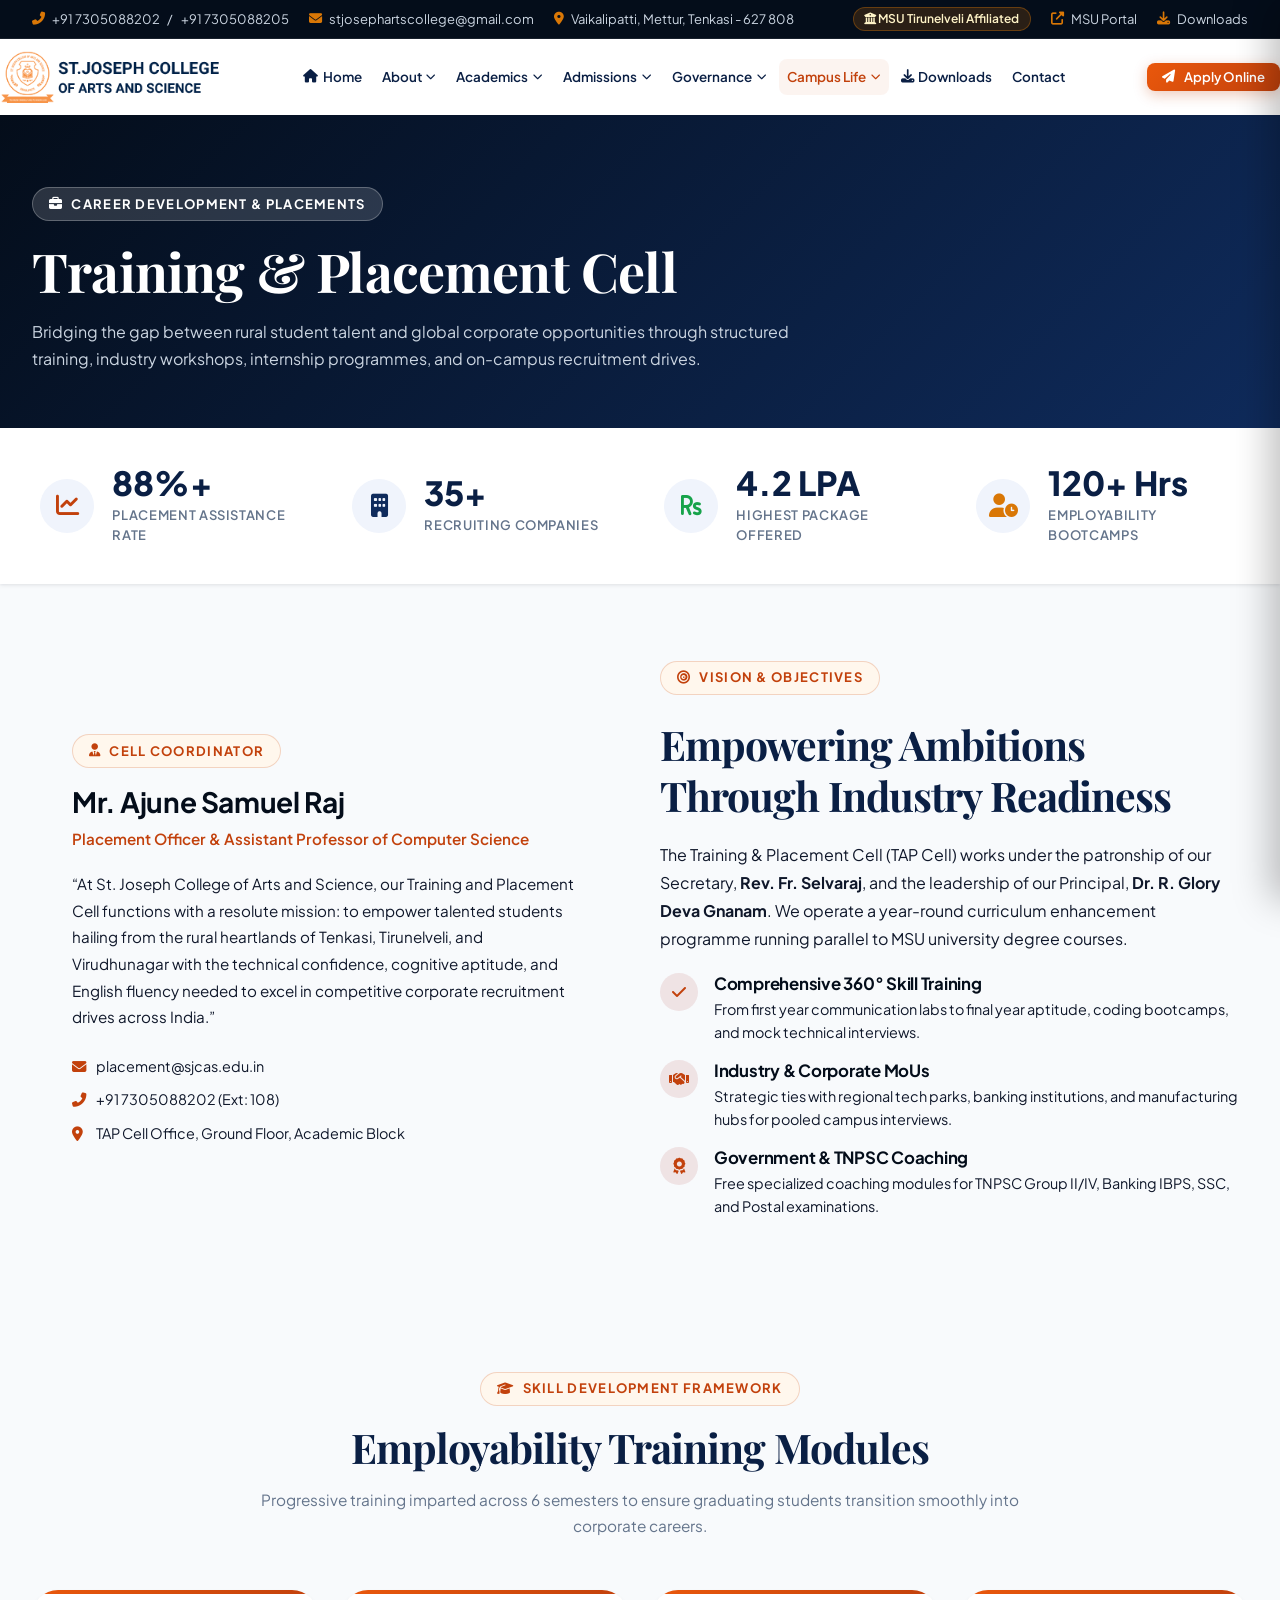
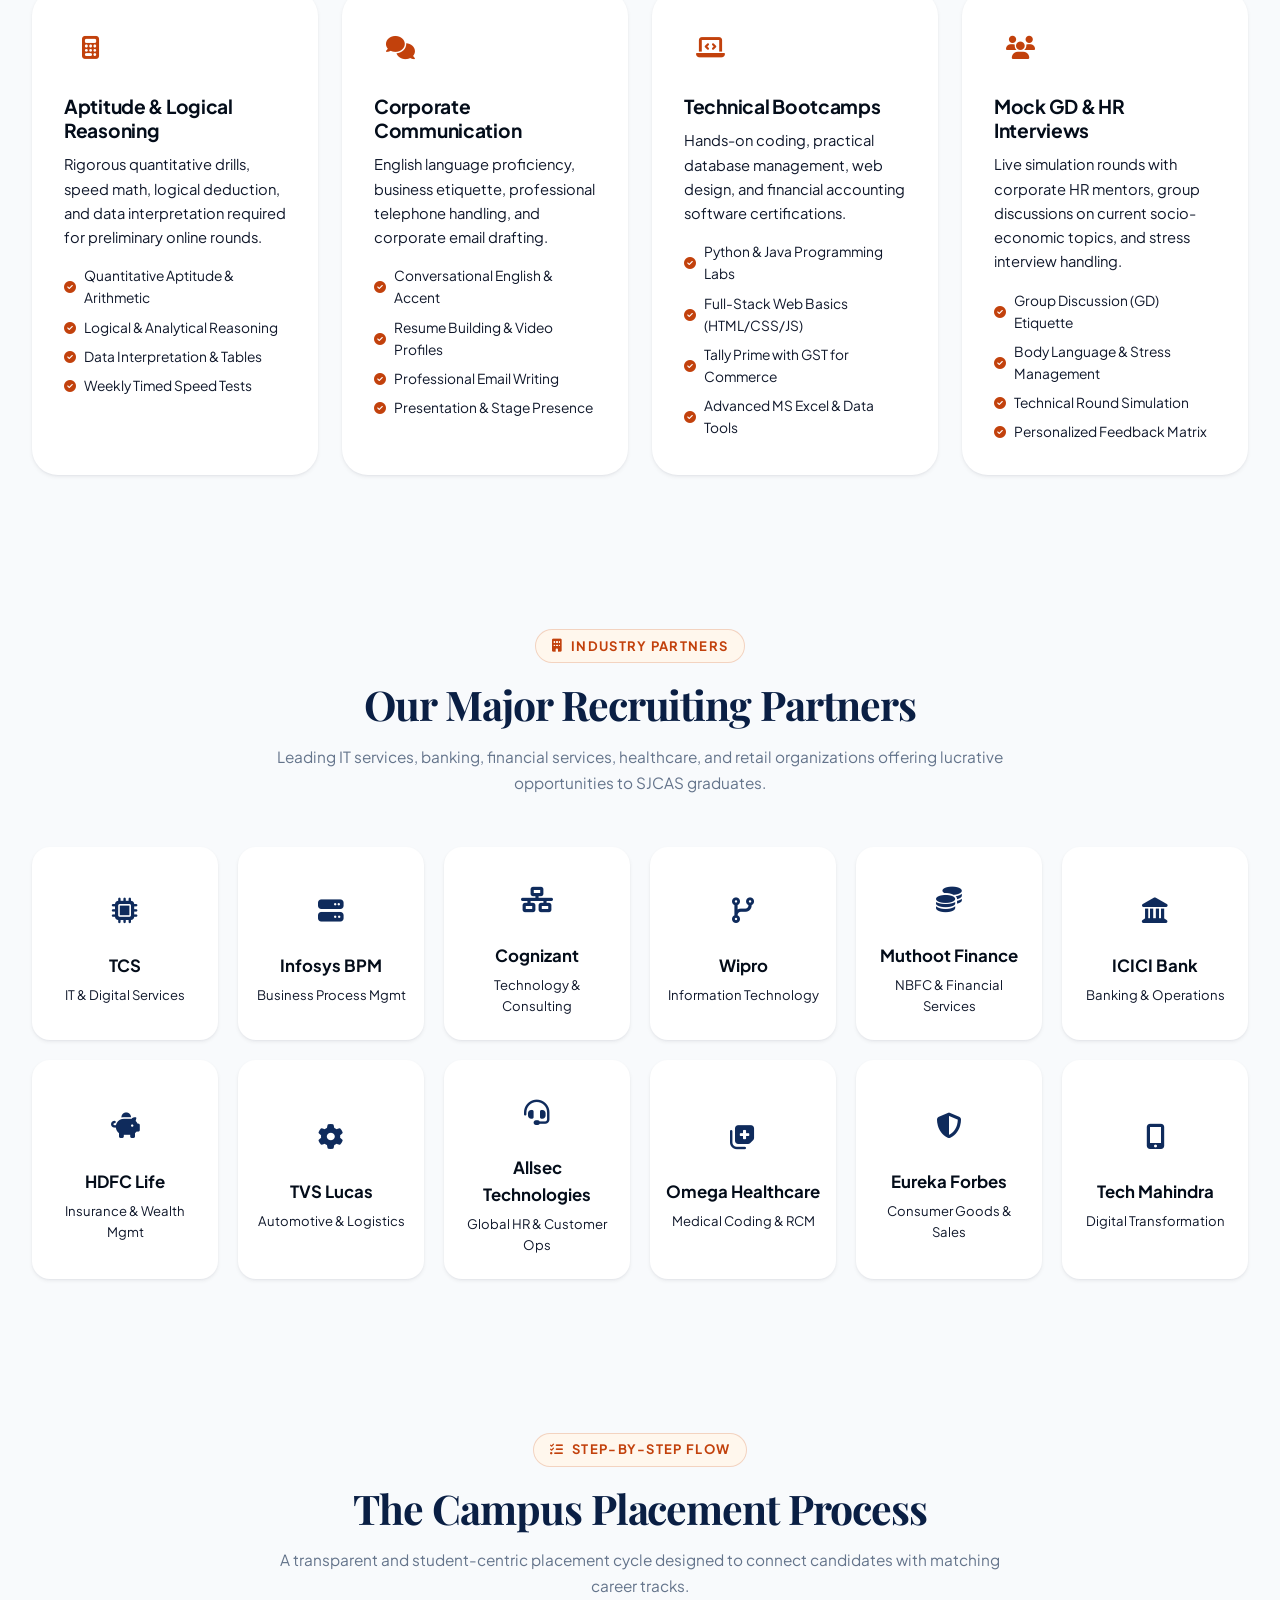
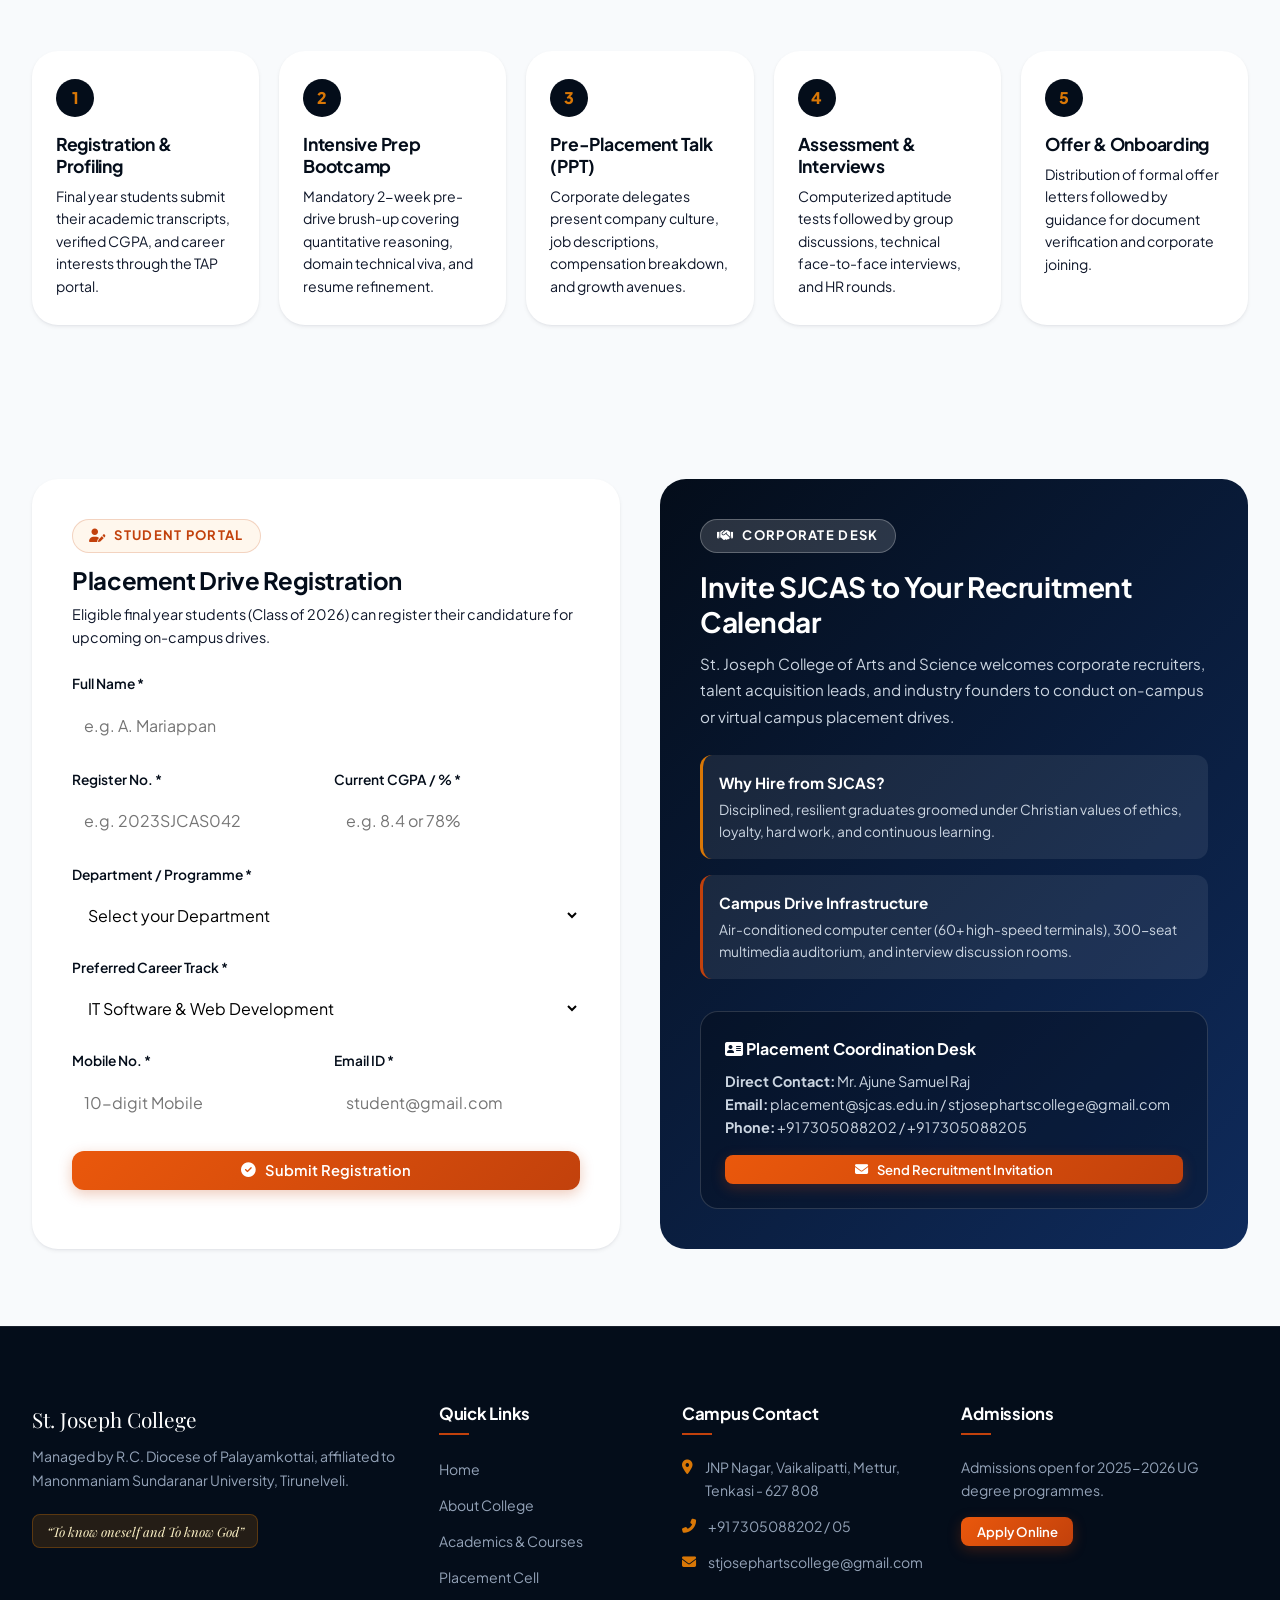
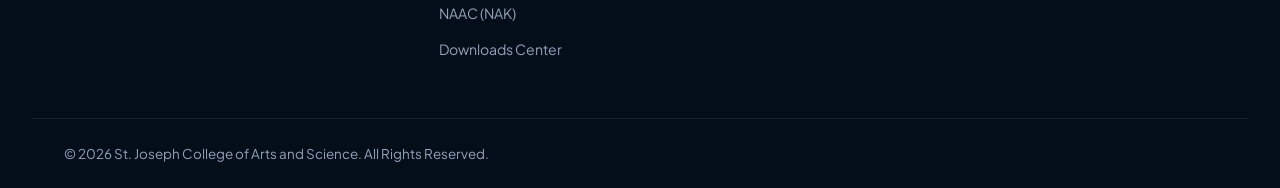
<file: placement.html>
<!DOCTYPE html>
<html lang="en">
<head>
  <meta charset="UTF-8">
  <meta name="viewport" content="width=device-width, initial-scale=1.0">
  <title>Training &amp; Placement Cell | St. Joseph College of Arts and Science</title>
  <meta name="description" content="Training and Placement Cell at St. Joseph College of Arts and Science, Tenkasi. Career guidance, campus recruitment drives, skill bootcamps, and top recruiters.">
  <meta name="keywords" content="SJCAS placement cell, campus interview, Tenkasi college placements, job training, TCS, Infosys, MSU placement, St Joseph college">

  <!-- Favicon -->
  <link rel="icon" type="image/png" href="assets/images/logo.png">

  <!-- Google Fonts & Font Awesome -->
  <link rel="preconnect" href="https://fonts.googleapis.com">
  <link rel="preconnect" href="https://fonts.gstatic.com" crossorigin>
  <link href="https://fonts.googleapis.com/css2?family=Plus+Jakarta+Sans:wght@300;400;500;600;700;800&family=Playfair+Display:ital,wght@0,600;0,700;0,800;1,600;1,700&display=swap" rel="stylesheet">
  <link rel="stylesheet" href="https://cdnjs.cloudflare.com/ajax/libs/font-awesome/6.5.1/css/all.min.css">

  <!-- Custom Stylesheet -->
  <link rel="stylesheet" href="assets/css/style.css">
</head>
<body>

  <!-- Top Utility Bar -->
  <aside class="top-bar" aria-label="Utility Links">
    <div class="container">
      <div class="top-bar-left">
        <span class="top-bar-item"><i class="fas fa-phone-alt"></i> <a href="tel:+917305088202">+91 7305088202</a> / <a href="tel:+917305088205">+91 7305088205</a></span>
        <span class="top-bar-item"><i class="fas fa-envelope"></i> <a href="mailto:stjosephartscollege@gmail.com">stjosephartscollege@gmail.com</a></span>
        <span class="top-bar-item"><i class="fas fa-map-marker-alt"></i> Vaikalipatti, Mettur, Tenkasi - 627 808</span>
      </div>
      <div class="top-bar-right">
        <span class="top-bar-badge"><i class="fas fa-university"></i> MSU Tirunelveli Affiliated</span>
        <a href="https://msuniv.ac.in" target="_blank" rel="noopener" class="top-bar-item"><i class="fas fa-external-link-alt"></i> MSU Portal</a>
        <a href="downloads.html" class="top-bar-item"><i class="fas fa-download"></i> Downloads</a>
      </div>
    </div>
  </aside>

  <!-- Main Navigation Header -->
  <header class="main-header">
    <div class="container header-container">
      <a href="index.html" class="brand-wrapper" title="St. Joseph College of Arts and Science">
        <img src="assets/images/logo.png" alt="St. Joseph College of Arts and Science" class="brand-logo">
        <div class="brand-location-badge">
          <span class="loc-place"><i class="fas fa-map-marker-alt"></i> Tenkasi</span>
          <span class="loc-meta">MSU Affiliated</span>
        </div>
      </a>

      <!-- Desktop Nav -->
      <nav class="nav-menu" aria-label="Primary Navigation">
        <div class="nav-item"><a href="index.html" class="nav-link"><i class="fas fa-home"></i> Home</a></div>
        <div class="nav-item">
          <a href="about.html" class="nav-link">About <i class="fas fa-chevron-down"></i></a>
          <div class="dropdown-menu">
            <a href="about.html#about-college" class="dropdown-link"><i class="fas fa-landmark"></i> About College</a>
            <a href="about.html#diocese" class="dropdown-link"><i class="fas fa-cross"></i> Palayamkottai Diocese</a>
            <a href="about.html#vision-mission" class="dropdown-link"><i class="fas fa-compass"></i> Vision &amp; Mission</a>
            <a href="about.html#governing-body" class="dropdown-link"><i class="fas fa-users-cog"></i> Governing Body</a>
          </div>
        </div>
        <div class="nav-item">
          <a href="academics.html" class="nav-link">Academics <i class="fas fa-chevron-down"></i></a>
          <div class="dropdown-menu">
            <a href="academics.html#departments" class="dropdown-link"><i class="fas fa-graduation-cap"></i> Departments</a>
            <a href="academics.html#ug-courses" class="dropdown-link"><i class="fas fa-book-open"></i> UG Programmes</a>
            <a href="academics.html#activities" class="dropdown-link"><i class="fas fa-calendar-alt"></i> Department Activities</a>
            <a href="academics.html#library" class="dropdown-link"><i class="fas fa-book-reader"></i> Central Library</a>
            <a href="academics.html#calendar" class="dropdown-link"><i class="fas fa-calendar-check"></i> Academic Calendar</a>
            <a href="academics.html#question-bank" class="dropdown-link"><i class="fas fa-folder-open"></i> Question Bank</a>
            <a href="examinations.html" class="dropdown-link"><i class="fas fa-file-alt"></i> Examinations &amp; MSU</a>
          </div>
        </div>
        <div class="nav-item">
          <a href="admissions.html" class="nav-link">Admissions <i class="fas fa-chevron-down"></i></a>
          <div class="dropdown-menu">
            <a href="admissions.html#admissions-guide" class="dropdown-link"><i class="fas fa-clipboard-list"></i> Admission Guide 2025-26</a>
            <a href="admissions.html#eligibility" class="dropdown-link"><i class="fas fa-check-circle"></i> Eligibility Criteria</a>
            <a href="admissions.html#scholarships" class="dropdown-link"><i class="fas fa-award"></i> Scholarships &amp; Aid</a>
          </div>
        </div>
        <div class="nav-item">
          <a href="governance.html" class="nav-link">Governance <i class="fas fa-chevron-down"></i></a>
          <div class="dropdown-menu">
            <a href="governance.html#anti-ragging" class="dropdown-link"><i class="fas fa-shield-alt"></i> Anti-Ragging Cell</a>
            <a href="governance.html#committees" class="dropdown-link"><i class="fas fa-tasks"></i> College Committees</a>
            <a href="naac.html" class="dropdown-link"><i class="fas fa-certificate"></i> NAAC Accreditation (NAK)</a>
            <a href="grievance.html" class="dropdown-link"><i class="fas fa-balance-scale"></i> Grievance Redressal</a>
          </div>
        </div>
        <div class="nav-item">
          <a href="campus-life.html" class="nav-link active">Campus Life <i class="fas fa-chevron-down"></i></a>
          <div class="dropdown-menu">
            <a href="campus-life.html#achievements" class="dropdown-link"><i class="fas fa-trophy"></i> Students Achievements</a>
            <a href="campus-life.html#magazine" class="dropdown-link"><i class="fas fa-book"></i> College Magazine</a>
            <a href="campus-life.html#media" class="dropdown-link"><i class="fas fa-newspaper"></i> Media Options</a>
            <a href="placement.html" class="dropdown-link active"><i class="fas fa-briefcase"></i> Placement Cell</a>
            <a href="transport.html" class="dropdown-link"><i class="fas fa-bus"></i> Bus Routes</a>
            <a href="campus-life.html#gallery" class="dropdown-link"><i class="fas fa-images"></i> Photo Gallery</a>
          </div>
        </div>
        <div class="nav-item"><a href="downloads.html" class="nav-link"><i class="fas fa-download"></i> Downloads</a></div>
        <div class="nav-item"><a href="contact.html" class="nav-link">Contact</a></div>
      </nav>

      <!-- Action Buttons -->
      <div class="header-actions">
        <a href="https://docs.google.com/forms/d/e/1FAIpQLScLhklakSKkZHLRGe_U0IObBUgWUsLnIZfnJ0RVahQJ35N6Jw/viewform" target="_blank" rel="noopener" class="btn btn-secondary btn-sm">
          <i class="fas fa-paper-plane"></i> Apply Online
        </a>
        <button class="mobile-toggle" aria-label="Toggle Mobile Menu"><i class="fas fa-bars"></i></button>
      </div>
    </div>
  </header>

  <!-- Mobile Drawer -->
  <div class="mobile-drawer-overlay"></div>
  <aside class="mobile-drawer" aria-label="Mobile Navigation Drawer">
    <div class="drawer-header">
      <img src="assets/images/logo.png" alt="SJCAS" class="drawer-logo">
      <button class="drawer-close" aria-label="Close menu"><i class="fas fa-times"></i></button>
    </div>
    <div class="drawer-body">
      <div class="drawer-nav-item"><a href="index.html" class="drawer-nav-link"><span><i class="fas fa-home"></i> Home</span></a></div>
      <div class="drawer-nav-item"><a href="about.html" class="drawer-nav-link"><span><i class="fas fa-university"></i> About College</span></a></div>
      <div class="drawer-nav-item"><a href="academics.html" class="drawer-nav-link"><span><i class="fas fa-graduation-cap"></i> Academics</span></a></div>
      <div class="drawer-nav-item"><a href="admissions.html" class="drawer-nav-link"><span><i class="fas fa-user-graduate"></i> Admissions</span></a></div>
      <div class="drawer-nav-item"><a href="governance.html" class="drawer-nav-link"><span><i class="fas fa-balance-scale"></i> Governance</span></a></div>
      <div class="drawer-nav-item"><a href="naac.html" class="drawer-nav-link"><span><i class="fas fa-certificate"></i> NAAC Accreditation (NAK)</span></a></div>
      <div class="drawer-nav-item"><a href="placement.html" class="drawer-nav-link" style="color: var(--crimson-primary);"><span><i class="fas fa-briefcase"></i> Placement Cell</span></a></div>
      <div class="drawer-nav-item"><a href="campus-life.html" class="drawer-nav-link"><span><i class="fas fa-basketball-ball"></i> Campus Life</span></a></div>
      <div class="drawer-nav-item"><a href="downloads.html" class="drawer-nav-link"><span><i class="fas fa-download"></i> Downloads</span></a></div>
      <div class="drawer-nav-item"><a href="contact.html" class="drawer-nav-link"><span><i class="fas fa-map-marked-alt"></i> Contact Us</span></a></div>
    </div>
    <div class="drawer-footer">
      <a href="https://docs.google.com/forms/d/e/1FAIpQLScLhklakSKkZHLRGe_U0IObBUgWUsLnIZfnJ0RVahQJ35N6Jw/viewform" target="_blank" class="btn btn-secondary" style="width: 100%;">Apply Online</a>
    </div>
  </aside>

  <!-- Page Header Banner -->
  <div style="background: linear-gradient(135deg, var(--navy-darkest) 0%, var(--navy-primary) 100%); color: #ffffff; padding: 4.5rem 0 3.5rem 0; position: relative;">
    <div class="container">
      <span class="section-tag" style="background: rgba(255,255,255,0.15); color: #ffffff; border-color: rgba(255,255,255,0.25);">
        <i class="fas fa-briefcase"></i> Career Development &amp; Placements
      </span>
      <h1 style="font-family: var(--font-serif); font-size: clamp(2.2rem, 4.2vw, 3.4rem); color: #ffffff; margin-bottom: 0.85rem;">
        Training &amp; Placement Cell
      </h1>
      <p style="color: #cbd5e1; font-size: clamp(1rem, 1.2vw, 1.15rem); max-width: 760px; line-height: 1.7;">
        Bridging the gap between rural student talent and global corporate opportunities through structured training, industry workshops, internship programmes, and on-campus recruitment drives.
      </p>
    </div>
  </div>

  <!-- Stats Strip -->
  <section class="stats-banner" style="padding: 1.85rem 0; background: #ffffff; border-bottom: 1px solid var(--navy-surface-border);">
    <div class="container">
      <div class="stats-grid">
        <div class="stat-item">
          <div class="stat-icon" style="color: var(--crimson-primary);"><i class="fas fa-chart-line"></i></div>
          <div>
            <div class="stat-number">88%+</div>
            <div class="stat-label">Placement Assistance Rate</div>
          </div>
        </div>
        <div class="stat-item">
          <div class="stat-icon" style="color: var(--navy-primary);"><i class="fas fa-building"></i></div>
          <div>
            <div class="stat-number">35+</div>
            <div class="stat-label">Recruiting Companies</div>
          </div>
        </div>
        <div class="stat-item">
          <div class="stat-icon" style="color: #16a34a;"><i class="fas fa-rupee-sign"></i></div>
          <div>
            <div class="stat-number">4.2 LPA</div>
            <div class="stat-label">Highest Package Offered</div>
          </div>
        </div>
        <div class="stat-item">
          <div class="stat-icon" style="color: var(--gold-primary);"><i class="fas fa-user-clock"></i></div>
          <div>
            <div class="stat-number">120+ Hrs</div>
            <div class="stat-label">Employability Bootcamps</div>
          </div>
        </div>
      </div>
    </div>
  </section>

  <!-- Placement Officer & Leadership Message -->
  <section class="section">
    <div class="container">
      <div style="display: grid; grid-template-columns: repeat(auto-fit, minmax(320px, 1fr)); gap: 2.5rem; align-items: center;">
        <div style="background: var(--navy-surface-soft); border: 1px solid var(--navy-surface-border); border-radius: var(--radius-xl); padding: 2.5rem; position: relative;">
          <span class="section-tag" style="margin-bottom: 1rem;"><i class="fas fa-user-tie"></i> Cell Coordinator</span>
          <h2 style="font-size: 1.75rem; color: var(--navy-darkest); margin-bottom: 0.5rem;">Mr. Ajune Samuel Raj</h2>
          <p style="color: var(--crimson-primary); font-weight: 600; font-size: 0.95rem; margin-bottom: 1.25rem;">
            Placement Officer &amp; Assistant Professor of Computer Science
          </p>
          <p style="color: var(--navy-text-muted); line-height: 1.75; font-size: 0.95rem; margin-bottom: 1.5rem;">
            “At St. Joseph College of Arts and Science, our Training and Placement Cell functions with a resolute mission: to empower talented students hailing from the rural heartlands of Tenkasi, Tirunelveli, and Virudhunagar with the technical confidence, cognitive aptitude, and English fluency needed to excel in competitive corporate recruitment drives across India.”
          </p>
          <div style="display: flex; flex-direction: column; gap: 0.65rem; font-size: 0.9rem; color: var(--navy-text);">
            <div><i class="fas fa-envelope" style="color: var(--crimson-primary); width: 22px;"></i> placement@sjcas.edu.in</div>
            <div><i class="fas fa-phone-alt" style="color: var(--crimson-primary); width: 22px;"></i> +91 7305088202 (Ext: 108)</div>
            <div><i class="fas fa-map-marker-alt" style="color: var(--crimson-primary); width: 22px;"></i> TAP Cell Office, Ground Floor, Academic Block</div>
          </div>
        </div>

        <div>
          <span class="section-tag"><i class="fas fa-bullseye"></i> Vision &amp; Objectives</span>
          <h2 class="section-title" style="margin-top: 0.5rem; margin-bottom: 1.25rem;">Empowering Ambitions Through Industry Readiness</h2>
          <p style="color: var(--navy-text-muted); line-height: 1.75; margin-bottom: 1.25rem;">
            The Training &amp; Placement Cell (TAP Cell) works under the patronship of our Secretary, <strong>Rev. Fr. Selvaraj</strong>, and the leadership of our Principal, <strong>Dr. R. Glory Deva Gnanam</strong>. We operate a year-round curriculum enhancement programme running parallel to MSU university degree courses.
          </p>
          <div style="display: flex; flex-direction: column; gap: 1rem;">
            <div style="display: flex; gap: 1rem; align-items: flex-start;">
              <div style="width: 38px; height: 38px; border-radius: var(--radius-full); background: rgba(153, 27, 27, 0.1); color: var(--crimson-primary); display: flex; align-items: center; justify-content: center; flex-shrink: 0;"><i class="fas fa-check"></i></div>
              <div>
                <h4 style="font-size: 1.05rem; color: var(--navy-darkest); margin-bottom: 0.25rem;">Comprehensive 360° Skill Training</h4>
                <p style="font-size: 0.9rem; color: var(--navy-text-muted); line-height: 1.6;">From first year communication labs to final year aptitude, coding bootcamps, and mock technical interviews.</p>
              </div>
            </div>
            <div style="display: flex; gap: 1rem; align-items: flex-start;">
              <div style="width: 38px; height: 38px; border-radius: var(--radius-full); background: rgba(153, 27, 27, 0.1); color: var(--crimson-primary); display: flex; align-items: center; justify-content: center; flex-shrink: 0;"><i class="fas fa-handshake"></i></div>
              <div>
                <h4 style="font-size: 1.05rem; color: var(--navy-darkest); margin-bottom: 0.25rem;">Industry &amp; Corporate MoUs</h4>
                <p style="font-size: 0.9rem; color: var(--navy-text-muted); line-height: 1.6;">Strategic ties with regional tech parks, banking institutions, and manufacturing hubs for pooled campus interviews.</p>
              </div>
            </div>
            <div style="display: flex; gap: 1rem; align-items: flex-start;">
              <div style="width: 38px; height: 38px; border-radius: var(--radius-full); background: rgba(153, 27, 27, 0.1); color: var(--crimson-primary); display: flex; align-items: center; justify-content: center; flex-shrink: 0;"><i class="fas fa-award"></i></div>
              <div>
                <h4 style="font-size: 1.05rem; color: var(--navy-darkest); margin-bottom: 0.25rem;">Government &amp; TNPSC Coaching</h4>
                <p style="font-size: 0.9rem; color: var(--navy-text-muted); line-height: 1.6;">Free specialized coaching modules for TNPSC Group II/IV, Banking IBPS, SSC, and Postal examinations.</p>
              </div>
            </div>
          </div>
        </div>
      </div>
    </div>
  </section>

  <!-- Training Curriculum Modules -->
  <section class="section" style="background: var(--navy-surface-soft);">
    <div class="container">
      <div class="section-header">
        <span class="section-tag"><i class="fas fa-graduation-cap"></i> Skill Development Framework</span>
        <h2 class="section-title">Employability Training Modules</h2>
        <p class="section-desc">Progressive training imparted across 6 semesters to ensure graduating students transition smoothly into corporate careers.</p>
      </div>

      <div class="training-grid">
        <!-- Module 1 -->
        <div class="training-card">
          <div class="training-icon"><i class="fas fa-calculator"></i></div>
          <h3 class="training-title">Aptitude &amp; Logical Reasoning</h3>
          <p class="training-desc">Rigorous quantitative drills, speed math, logical deduction, and data interpretation required for preliminary online rounds.</p>
          <ul class="training-topics">
            <li><i class="fas fa-check-circle"></i> Quantitative Aptitude &amp; Arithmetic</li>
            <li><i class="fas fa-check-circle"></i> Logical &amp; Analytical Reasoning</li>
            <li><i class="fas fa-check-circle"></i> Data Interpretation &amp; Tables</li>
            <li><i class="fas fa-check-circle"></i> Weekly Timed Speed Tests</li>
          </ul>
        </div>

        <!-- Module 2 -->
        <div class="training-card">
          <div class="training-icon"><i class="fas fa-comments"></i></div>
          <h3 class="training-title">Corporate Communication</h3>
          <p class="training-desc">English language proficiency, business etiquette, professional telephone handling, and corporate email drafting.</p>
          <ul class="training-topics">
            <li><i class="fas fa-check-circle"></i> Conversational English &amp; Accent</li>
            <li><i class="fas fa-check-circle"></i> Resume Building &amp; Video Profiles</li>
            <li><i class="fas fa-check-circle"></i> Professional Email Writing</li>
            <li><i class="fas fa-check-circle"></i> Presentation &amp; Stage Presence</li>
          </ul>
        </div>

        <!-- Module 3 -->
        <div class="training-card">
          <div class="training-icon"><i class="fas fa-laptop-code"></i></div>
          <h3 class="training-title">Technical Bootcamps</h3>
          <p class="training-desc">Hands-on coding, practical database management, web design, and financial accounting software certifications.</p>
          <ul class="training-topics">
            <li><i class="fas fa-check-circle"></i> Python &amp; Java Programming Labs</li>
            <li><i class="fas fa-check-circle"></i> Full-Stack Web Basics (HTML/CSS/JS)</li>
            <li><i class="fas fa-check-circle"></i> Tally Prime with GST for Commerce</li>
            <li><i class="fas fa-check-circle"></i> Advanced MS Excel &amp; Data Tools</li>
          </ul>
        </div>

        <!-- Module 4 -->
        <div class="training-card">
          <div class="training-icon"><i class="fas fa-users"></i></div>
          <h3 class="training-title">Mock GD &amp; HR Interviews</h3>
          <p class="training-desc">Live simulation rounds with corporate HR mentors, group discussions on current socio-economic topics, and stress interview handling.</p>
          <ul class="training-topics">
            <li><i class="fas fa-check-circle"></i> Group Discussion (GD) Etiquette</li>
            <li><i class="fas fa-check-circle"></i> Body Language &amp; Stress Management</li>
            <li><i class="fas fa-check-circle"></i> Technical Round Simulation</li>
            <li><i class="fas fa-check-circle"></i> Personalized Feedback Matrix</li>
          </ul>
        </div>
      </div>
    </div>
  </section>

  <!-- Recruiters & Corporate Linkages -->
  <section class="section" id="recruiters">
    <div class="container">
      <div class="section-header">
        <span class="section-tag"><i class="fas fa-building"></i> Industry Partners</span>
        <h2 class="section-title">Our Major Recruiting Partners</h2>
        <p class="section-desc">Leading IT services, banking, financial services, healthcare, and retail organizations offering lucrative opportunities to SJCAS graduates.</p>
      </div>

      <div class="recruiters-grid">
        <div class="recruiter-card">
          <div class="recruiter-icon-wrap"><i class="fas fa-microchip"></i></div>
          <div class="recruiter-name">TCS</div>
          <div class="recruiter-sector">IT &amp; Digital Services</div>
        </div>
        <div class="recruiter-card">
          <div class="recruiter-icon-wrap"><i class="fas fa-server"></i></div>
          <div class="recruiter-name">Infosys BPM</div>
          <div class="recruiter-sector">Business Process Mgmt</div>
        </div>
        <div class="recruiter-card">
          <div class="recruiter-icon-wrap"><i class="fas fa-network-wired"></i></div>
          <div class="recruiter-name">Cognizant</div>
          <div class="recruiter-sector">Technology &amp; Consulting</div>
        </div>
        <div class="recruiter-card">
          <div class="recruiter-icon-wrap"><i class="fas fa-code-branch"></i></div>
          <div class="recruiter-name">Wipro</div>
          <div class="recruiter-sector">Information Technology</div>
        </div>
        <div class="recruiter-card">
          <div class="recruiter-icon-wrap"><i class="fas fa-coins"></i></div>
          <div class="recruiter-name">Muthoot Finance</div>
          <div class="recruiter-sector">NBFC &amp; Financial Services</div>
        </div>
        <div class="recruiter-card">
          <div class="recruiter-icon-wrap"><i class="fas fa-landmark"></i></div>
          <div class="recruiter-name">ICICI Bank</div>
          <div class="recruiter-sector">Banking &amp; Operations</div>
        </div>
        <div class="recruiter-card">
          <div class="recruiter-icon-wrap"><i class="fas fa-piggy-bank"></i></div>
          <div class="recruiter-name">HDFC Life</div>
          <div class="recruiter-sector">Insurance &amp; Wealth Mgmt</div>
        </div>
        <div class="recruiter-card">
          <div class="recruiter-icon-wrap"><i class="fas fa-cog"></i></div>
          <div class="recruiter-name">TVS Lucas</div>
          <div class="recruiter-sector">Automotive &amp; Logistics</div>
        </div>
        <div class="recruiter-card">
          <div class="recruiter-icon-wrap"><i class="fas fa-headset"></i></div>
          <div class="recruiter-name">Allsec Technologies</div>
          <div class="recruiter-sector">Global HR &amp; Customer Ops</div>
        </div>
        <div class="recruiter-card">
          <div class="recruiter-icon-wrap"><i class="fas fa-notes-medical"></i></div>
          <div class="recruiter-name">Omega Healthcare</div>
          <div class="recruiter-sector">Medical Coding &amp; RCM</div>
        </div>
        <div class="recruiter-card">
          <div class="recruiter-icon-wrap"><i class="fas fa-shield-alt"></i></div>
          <div class="recruiter-name">Eureka Forbes</div>
          <div class="recruiter-sector">Consumer Goods &amp; Sales</div>
        </div>
        <div class="recruiter-card">
          <div class="recruiter-icon-wrap"><i class="fas fa-mobile-alt"></i></div>
          <div class="recruiter-name">Tech Mahindra</div>
          <div class="recruiter-sector">Digital Transformation</div>
        </div>
      </div>
    </div>
  </section>

  <!-- Placement Process Steps -->
  <section class="section" style="background: var(--navy-surface-soft);">
    <div class="container">
      <div class="section-header">
        <span class="section-tag"><i class="fas fa-tasks"></i> Step-by-Step Flow</span>
        <h2 class="section-title">The Campus Placement Process</h2>
        <p class="section-desc">A transparent and student-centric placement cycle designed to connect candidates with matching career tracks.</p>
      </div>

      <div class="process-timeline">
        <div class="process-step-card">
          <div class="process-step-num">1</div>
          <h4 style="font-size: 1.1rem; color: var(--navy-darkest); margin-bottom: 0.5rem;">Registration &amp; Profiling</h4>
          <p style="font-size: 0.88rem; color: var(--navy-text-muted); line-height: 1.6;">Final year students submit their academic transcripts, verified CGPA, and career interests through the TAP portal.</p>
        </div>
        <div class="process-step-card">
          <div class="process-step-num">2</div>
          <h4 style="font-size: 1.1rem; color: var(--navy-darkest); margin-bottom: 0.5rem;">Intensive Prep Bootcamp</h4>
          <p style="font-size: 0.88rem; color: var(--navy-text-muted); line-height: 1.6;">Mandatory 2-week pre-drive brush-up covering quantitative reasoning, domain technical viva, and resume refinement.</p>
        </div>
        <div class="process-step-card">
          <div class="process-step-num">3</div>
          <h4 style="font-size: 1.1rem; color: var(--navy-darkest); margin-bottom: 0.5rem;">Pre-Placement Talk (PPT)</h4>
          <p style="font-size: 0.88rem; color: var(--navy-text-muted); line-height: 1.6;">Corporate delegates present company culture, job descriptions, compensation breakdown, and growth avenues.</p>
        </div>
        <div class="process-step-card">
          <div class="process-step-num">4</div>
          <h4 style="font-size: 1.1rem; color: var(--navy-darkest); margin-bottom: 0.5rem;">Assessment &amp; Interviews</h4>
          <p style="font-size: 0.88rem; color: var(--navy-text-muted); line-height: 1.6;">Computerized aptitude tests followed by group discussions, technical face-to-face interviews, and HR rounds.</p>
        </div>
        <div class="process-step-card">
          <div class="process-step-num">5</div>
          <h4 style="font-size: 1.1rem; color: var(--navy-darkest); margin-bottom: 0.5rem;">Offer &amp; Onboarding</h4>
          <p style="font-size: 0.88rem; color: var(--navy-text-muted); line-height: 1.6;">Distribution of formal offer letters followed by guidance for document verification and corporate joining.</p>
        </div>
      </div>
    </div>
  </section>

  <!-- Interactive Student Placement Registration & Corporate Invitation -->
  <section class="section" id="register">
    <div class="container">
      <div style="display: grid; grid-template-columns: repeat(auto-fit, minmax(320px, 1fr)); gap: 2.5rem;">
        
        <!-- Student Registration Form -->
        <div style="background: #ffffff; border: 1px solid var(--navy-surface-border); border-radius: var(--radius-xl); padding: 2.5rem; box-shadow: var(--shadow-sm);">
          <span class="section-tag" style="margin-bottom: 0.75rem;"><i class="fas fa-user-edit"></i> Student Portal</span>
          <h3 style="font-size: 1.5rem; color: var(--navy-darkest); margin-bottom: 0.5rem;">Placement Drive Registration</h3>
          <p style="font-size: 0.9rem; color: var(--navy-text-muted); margin-bottom: 1.5rem;">Eligible final year students (Class of 2026) can register their candidature for upcoming on-campus drives.</p>

          <form id="placementRegForm" onsubmit="handlePlacementReg(event)">
            <div style="margin-bottom: 1.15rem;">
              <label style="display: block; font-size: 0.86rem; font-weight: 600; color: var(--navy-darkest); margin-bottom: 0.35rem;">Full Name *</label>
              <input type="text" id="regName" required placeholder="e.g. A. Mariappan" style="width: 100%; padding: 0.75rem; border: 1px solid var(--navy-surface-border); border-radius: var(--radius-md); font-family: inherit;">
            </div>
            <div style="display: grid; grid-template-columns: 1fr 1fr; gap: 1rem; margin-bottom: 1.15rem;">
              <div>
                <label style="display: block; font-size: 0.86rem; font-weight: 600; color: var(--navy-darkest); margin-bottom: 0.35rem;">Register No. *</label>
                <input type="text" id="regNo" required placeholder="e.g. 2023SJCAS042" style="width: 100%; padding: 0.75rem; border: 1px solid var(--navy-surface-border); border-radius: var(--radius-md); font-family: inherit;">
              </div>
              <div>
                <label style="display: block; font-size: 0.86rem; font-weight: 600; color: var(--navy-darkest); margin-bottom: 0.35rem;">Current CGPA / % *</label>
                <input type="text" id="regCgpa" required placeholder="e.g. 8.4 or 78%" style="width: 100%; padding: 0.75rem; border: 1px solid var(--navy-surface-border); border-radius: var(--radius-md); font-family: inherit;">
              </div>
            </div>
            <div style="margin-bottom: 1.15rem;">
              <label style="display: block; font-size: 0.86rem; font-weight: 600; color: var(--navy-darkest); margin-bottom: 0.35rem;">Department / Programme *</label>
              <select id="regDept" required style="width: 100%; padding: 0.75rem; border: 1px solid var(--navy-surface-border); border-radius: var(--radius-md); font-family: inherit; background: #fff;">
                <option value="">Select your Department</option>
                <option value="B.Sc. Computer Science">B.Sc. Computer Science</option>
                <option value="B.Sc. Mathematics">B.Sc. Mathematics</option>
                <option value="B.Sc. Physics">B.Sc. Physics</option>
                <option value="B.Com">B.Com (General)</option>
                <option value="B.Com Corporate Secretaryship">B.Com (Corporate Secretaryship)</option>
                <option value="B.A. English">B.A. English</option>
                <option value="B.A. Tamil">B.A. Tamil</option>
              </select>
            </div>
            <div style="margin-bottom: 1.15rem;">
              <label style="display: block; font-size: 0.86rem; font-weight: 600; color: var(--navy-darkest); margin-bottom: 0.35rem;">Preferred Career Track *</label>
              <select id="regTrack" required style="width: 100%; padding: 0.75rem; border: 1px solid var(--navy-surface-border); border-radius: var(--radius-md); font-family: inherit; background: #fff;">
                <option value="IT Software & Web Development">IT Software &amp; Web Development</option>
                <option value="Banking, Finance & Accounts">Banking, Finance &amp; Accounts</option>
                <option value="Corporate Secretaryship & Legal">Corporate Secretaryship &amp; Legal</option>
                <option value="Teaching & Academic Research">Teaching &amp; Academic Research</option>
                <option value="Customer Operations & BPM">Customer Operations &amp; BPM</option>
                <option value="TNPSC / Civil Services Aspirant">TNPSC / Civil Services Aspirant</option>
              </select>
            </div>
            <div style="display: grid; grid-template-columns: 1fr 1fr; gap: 1rem; margin-bottom: 1.5rem;">
              <div>
                <label style="display: block; font-size: 0.86rem; font-weight: 600; color: var(--navy-darkest); margin-bottom: 0.35rem;">Mobile No. *</label>
                <input type="tel" id="regMobile" required placeholder="10-digit Mobile" style="width: 100%; padding: 0.75rem; border: 1px solid var(--navy-surface-border); border-radius: var(--radius-md); font-family: inherit;">
              </div>
              <div>
                <label style="display: block; font-size: 0.86rem; font-weight: 600; color: var(--navy-darkest); margin-bottom: 0.35rem;">Email ID *</label>
                <input type="email" id="regEmail" required placeholder="student@gmail.com" style="width: 100%; padding: 0.75rem; border: 1px solid var(--navy-surface-border); border-radius: var(--radius-md); font-family: inherit;">
              </div>
            </div>
            <button type="submit" class="btn btn-secondary" style="width: 100%; justify-content: center;">
              <i class="fas fa-check-circle"></i> Submit Registration
            </button>
          </form>

          <!-- Confirmation Slip (Hidden by default) -->
          <div id="placementAckSlip" style="display: none; margin-top: 1.5rem; background: #ecfdf5; border: 1px solid #a7f3d0; border-radius: var(--radius-lg); padding: 1.25rem;">
            <div style="color: #065f46; font-weight: 700; font-size: 1rem; margin-bottom: 0.35rem;">
              <i class="fas fa-check-circle"></i> Registration Acknowledged!
            </div>
            <p style="font-size: 0.86rem; color: #047857; margin-bottom: 0.5rem;" id="ackSlipText"></p>
            <div style="font-size: 0.8rem; color: #065f46;">Your profile is synchronized with SJCAS Training &amp; Placement Cell database. You will receive SMS alerts for upcoming drives.</div>
          </div>
        </div>

        <!-- Corporate HR Invitation -->
        <div style="background: linear-gradient(135deg, var(--navy-darkest) 0%, var(--navy-primary) 100%); color: #ffffff; border-radius: var(--radius-xl); padding: 2.5rem; display: flex; flex-direction: column; justify-content: space-between;">
          <div>
            <span class="section-tag" style="background: rgba(255,255,255,0.15); color: #ffffff; border-color: rgba(255,255,255,0.25); margin-bottom: 1rem;">
              <i class="fas fa-handshake"></i> Corporate Desk
            </span>
            <h3 style="font-size: 1.75rem; color: #ffffff; margin-bottom: 0.75rem;">Invite SJCAS to Your Recruitment Calendar</h3>
            <p style="color: #cbd5e1; font-size: 0.95rem; line-height: 1.75; margin-bottom: 1.5rem;">
              St. Joseph College of Arts and Science welcomes corporate recruiters, talent acquisition leads, and industry founders to conduct on-campus or virtual campus placement drives.
            </p>

            <div style="display: flex; flex-direction: column; gap: 1rem; margin-bottom: 2rem;">
              <div style="background: rgba(255,255,255,0.08); border-radius: var(--radius-md); padding: 1rem; border-left: 3px solid var(--gold-primary);">
                <div style="font-weight: 700; font-size: 0.95rem;">Why Hire from SJCAS?</div>
                <div style="font-size: 0.86rem; color: #cbd5e1; margin-top: 0.25rem;">Disciplined, resilient graduates groomed under Christian values of ethics, loyalty, hard work, and continuous learning.</div>
              </div>
              <div style="background: rgba(255,255,255,0.08); border-radius: var(--radius-md); padding: 1rem; border-left: 3px solid var(--crimson-primary);">
                <div style="font-weight: 700; font-size: 0.95rem;">Campus Drive Infrastructure</div>
                <div style="font-size: 0.86rem; color: #cbd5e1; margin-top: 0.25rem;">Air-conditioned computer center (60+ high-speed terminals), 300-seat multimedia auditorium, and interview discussion rooms.</div>
              </div>
            </div>
          </div>

          <div style="background: rgba(0,0,0,0.25); border-radius: var(--radius-lg); padding: 1.5rem; border: 1px solid rgba(255,255,255,0.15);">
            <div style="font-weight: 700; font-size: 1rem; color: #ffffff; margin-bottom: 0.5rem;"><i class="fas fa-address-card"></i> Placement Coordination Desk</div>
            <div style="font-size: 0.9rem; color: #cbd5e1; line-height: 1.6;">
              <div><strong>Direct Contact:</strong> Mr. Ajune Samuel Raj</div>
              <div><strong>Email:</strong> placement@sjcas.edu.in / stjosephartscollege@gmail.com</div>
              <div><strong>Phone:</strong> +91 7305088202 / +91 7305088205</div>
            </div>
            <div style="margin-top: 1rem;">
              <a href="mailto:placement@sjcas.edu.in?subject=Campus%20Recruitment%20Invitation%202026" class="btn btn-secondary btn-sm" style="width: 100%; justify-content: center;">
                <i class="fas fa-envelope"></i> Send Recruitment Invitation
              </a>
            </div>
          </div>
        </div>

      </div>
    </div>
  </section>

  <!-- Footer -->
  <footer class="site-footer">
    <div class="container">
      <div class="footer-grid">
        <div class="footer-col">
          <div class="footer-brand-title">St. Joseph College</div>
          <p class="footer-desc">Managed by R.C. Diocese of Palayamkottai, affiliated to Manonmaniam Sundaranar University, Tirunelveli.</p>
          <div class="footer-motto-badge">“To know oneself and To know God”</div>
        </div>
        <div class="footer-col">
          <h4 class="footer-col-title">Quick Links</h4>
          <ul class="footer-links">
            <li><a href="index.html" class="footer-link">Home</a></li>
            <li><a href="about.html" class="footer-link">About College</a></li>
            <li><a href="academics.html" class="footer-link">Academics &amp; Courses</a></li>
            <li><a href="placement.html" class="footer-link">Placement Cell</a></li>
            <li><a href="naac.html" class="footer-link">NAAC (NAK)</a></li>
            <li><a href="downloads.html" class="footer-link">Downloads Center</a></li>
          </ul>
        </div>
        <div class="footer-col">
          <h4 class="footer-col-title">Campus Contact</h4>
          <div class="footer-contact-item"><i class="fas fa-map-marker-alt"></i><div>JNP Nagar, Vaikalipatti, Mettur, Tenkasi - 627 808</div></div>
          <div class="footer-contact-item"><i class="fas fa-phone-alt"></i><div>+91 7305088202 / 05</div></div>
          <div class="footer-contact-item"><i class="fas fa-envelope"></i><div>stjosephartscollege@gmail.com</div></div>
        </div>
        <div class="footer-col">
          <h4 class="footer-col-title">Admissions</h4>
          <p style="font-size: 0.88rem; color: #94a3b8; margin-bottom: 1rem;">Admissions open for 2025-2026 UG degree programmes.</p>
          <a href="https://docs.google.com/forms/d/e/1FAIpQLScLhklakSKkZHLRGe_U0IObBUgWUsLnIZfnJ0RVahQJ35N6Jw/viewform" target="_blank" class="btn btn-secondary btn-sm">Apply Online</a>
        </div>
      </div>
      <div class="footer-bottom">
        <div class="container">&copy; 2026 St. Joseph College of Arts and Science. All Rights Reserved.</div>
      </div>
    </div>
  </footer>

  <a href="#" class="back-to-top" aria-label="Back to Top"><i class="fas fa-chevron-up"></i></a>
  <script src="assets/js/main.js"></script>
  <script>
    function handlePlacementReg(e) {
      e.preventDefault();
      var name = document.getElementById('regName').value;
      var regNo = document.getElementById('regNo').value;
      var dept = document.getElementById('regDept').value;
      var track = document.getElementById('regTrack').value;
      var ackBox = document.getElementById('placementAckSlip');
      var ackText = document.getElementById('ackSlipText');
      ackText.innerHTML = "Registration Token <strong>#SJCAS-TAP-" + Math.floor(1000 + Math.random() * 9000) + "</strong> generated for <strong>" + name + "</strong> (" + regNo + ") - " + dept + " for " + track + ".";
      ackBox.style.display = 'block';
      ackBox.scrollIntoView({ behavior: 'smooth' });
    }
  </script>

  <!-- Mobile Bottom Action Bar (Sticky Mobile Speed Actions) -->
  <div class="mobile-bottom-bar" aria-label="Mobile Speed Actions">
    <div class="mobile-bottom-actions">
      <a href="tel:+917305088202" class="btn btn-outline btn-sm" style="font-size: 0.82rem;">
        <i class="fas fa-phone-alt"></i> Call Us
      </a>
      <a href="https://docs.google.com/forms/d/e/1FAIpQLScLhklakSKkZHLRGe_U0IObBUgWUsLnIZfnJ0RVahQJ35N6Jw/viewform" target="_blank" class="btn btn-secondary btn-sm" style="font-size: 0.82rem;">
        <i class="fas fa-paper-plane"></i> Apply Online
      </a>
    </div>
  </div>

</body>
</html>
</file>
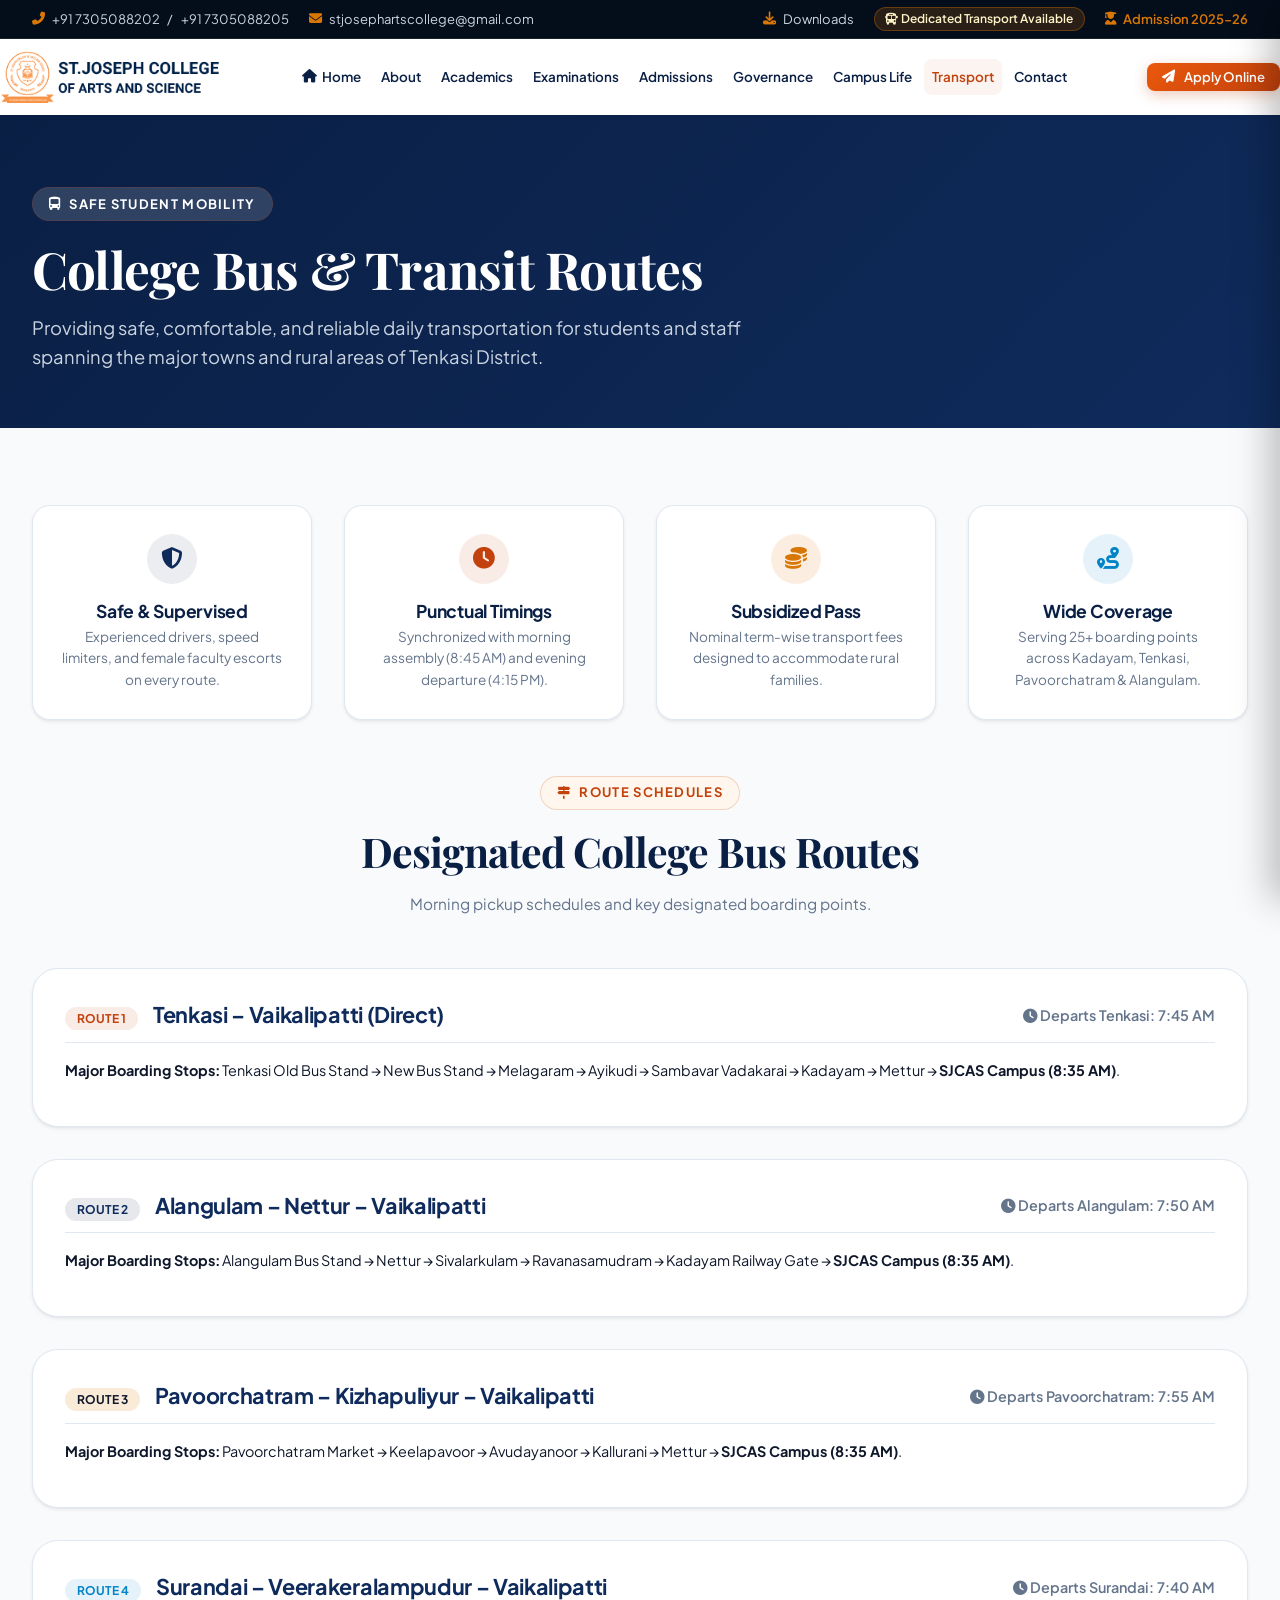
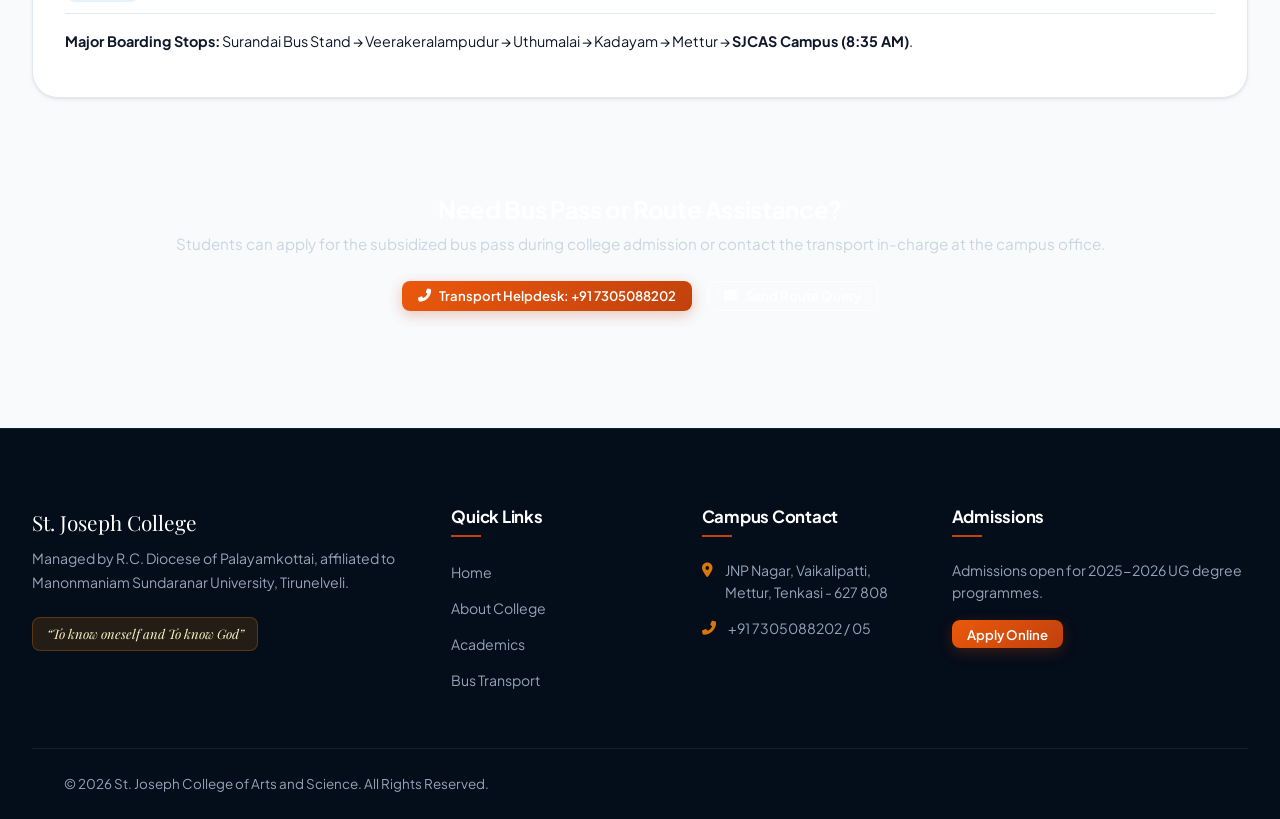
<file: transport.html>
<!DOCTYPE html>
<html lang="en">
<head>
  <meta charset="UTF-8">
  <meta name="viewport" content="width=device-width, initial-scale=1.0">
  <title>College Bus Transport &amp; Routes | St. Joseph College of Arts and Science</title>
  <meta name="description" content="Safe, punctual, and comprehensive college bus transport routes connecting Kadayam, Tenkasi, Alangulam, Surandai, and Pavoorchatram to SJCAS campus.">
  <link rel="icon" type="image/png" href="assets/images/logo.png">

  <!-- Google Fonts & Font Awesome -->
  <link rel="preconnect" href="https://fonts.googleapis.com">
  <link rel="preconnect" href="https://fonts.gstatic.com" crossorigin>
  <link href="https://fonts.googleapis.com/css2?family=Inter:wght@300;400;500;600;700;800&family=Playfair+Display:ital,wght@0,600;0,700;0,800;1,600;1,700&display=swap" rel="stylesheet">
  <link rel="stylesheet" href="https://cdnjs.cloudflare.com/ajax/libs/font-awesome/6.5.1/css/all.min.css">
  <link rel="stylesheet" href="assets/css/style.css">
</head>
<body>

  <!-- Top Utility Bar -->
  <aside class="top-bar">
    <div class="container">
      <div class="top-bar-left">
        <span class="top-bar-item"><i class="fas fa-phone-alt"></i> <a href="tel:+917305088202">+91 7305088202</a> / <a href="tel:+917305088205">+91 7305088205</a></span>
        <span class="top-bar-item"><i class="fas fa-envelope"></i> <a href="mailto:stjosephartscollege@gmail.com">stjosephartscollege@gmail.com</a></span>
      </div>
      <div class="top-bar-right">
        <a href="downloads.html" class="top-bar-item"><i class="fas fa-download"></i> Downloads</a>
        <span class="top-bar-badge"><i class="fas fa-bus"></i> Dedicated Transport Available</span>
        <a href="admissions.html" class="top-bar-item" style="color: var(--color-accent); font-weight: 600;"><i class="fas fa-user-graduate"></i> Admission 2025-26</a>
      </div>
    </div>
  </aside>

  <!-- Header -->
  <header class="main-header">
    <div class="container header-container">
      <a href="index.html" class="brand-wrapper" title="St. Joseph College of Arts and Science">
        <img src="assets/images/logo.png" alt="St. Joseph College of Arts and Science" class="brand-logo">
        <div class="brand-location-badge">
          <span class="loc-place"><i class="fas fa-map-marker-alt"></i> Tenkasi</span>
          <span class="loc-meta">MSU Affiliated</span>
        </div>
      </a>

      <nav class="nav-menu">
        <div class="nav-item"><a href="index.html" class="nav-link"><i class="fas fa-home"></i> Home</a></div>
        <div class="nav-item"><a href="about.html" class="nav-link">About</a></div>
        <div class="nav-item"><a href="academics.html" class="nav-link">Academics</a></div>
        <div class="nav-item"><a href="examinations.html" class="nav-link">Examinations</a></div>
        <div class="nav-item"><a href="admissions.html" class="nav-link">Admissions</a></div>
        <div class="nav-item"><a href="governance.html" class="nav-link">Governance</a></div>
        <div class="nav-item"><a href="campus-life.html" class="nav-link">Campus Life</a></div>
        <div class="nav-item"><a href="transport.html" class="nav-link active">Transport</a></div>
        <div class="nav-item"><a href="contact.html" class="nav-link">Contact</a></div>
      </nav>

      <div class="header-actions">
        <a href="https://docs.google.com/forms/d/e/1FAIpQLScLhklakSKkZHLRGe_U0IObBUgWUsLnIZfnJ0RVahQJ35N6Jw/viewform" target="_blank" class="btn btn-secondary btn-sm">
          <i class="fas fa-paper-plane"></i> Apply Online
        </a>
        <button class="mobile-toggle" aria-label="Toggle Mobile Menu"><i class="fas fa-bars"></i></button>
      </div>
    </div>
  </header>

  <!-- Mobile Drawer -->
  <div class="mobile-drawer-overlay"></div>
  <aside class="mobile-drawer">
    <div class="drawer-header">
      <img src="assets/images/logo.png" alt="SJCAS" class="drawer-logo">
      <button class="drawer-close"><i class="fas fa-times"></i></button>
    </div>
    <div class="drawer-body">
      <div class="drawer-nav-item"><a href="index.html" class="drawer-nav-link"><span><i class="fas fa-home"></i> Home</span></a></div>
      <div class="drawer-nav-item"><a href="about.html" class="drawer-nav-link"><span><i class="fas fa-university"></i> About College</span></a></div>
      <div class="drawer-nav-item"><a href="academics.html" class="drawer-nav-link"><span><i class="fas fa-graduation-cap"></i> Academics</span></a></div>
      <div class="drawer-nav-item"><a href="examinations.html" class="drawer-nav-link"><span><i class="fas fa-file-alt"></i> Examinations</span></a></div>
      <div class="drawer-nav-item"><a href="admissions.html" class="drawer-nav-link"><span><i class="fas fa-user-graduate"></i> Admissions</span></a></div>
      <div class="drawer-nav-item"><a href="governance.html" class="drawer-nav-link"><span><i class="fas fa-balance-scale"></i> Governance</span></a></div>
      <div class="drawer-nav-item"><a href="campus-life.html" class="drawer-nav-link"><span><i class="fas fa-basketball-ball"></i> Campus Life</span></a></div>
      <div class="drawer-nav-item"><a href="transport.html" class="drawer-nav-link" style="color: var(--color-secondary);"><span><i class="fas fa-bus"></i> Transport</span></a></div>
      <div class="drawer-nav-item"><a href="naac.html" class="drawer-nav-link"><span><i class="fas fa-certificate"></i> NAAC (NAK)</span></a></div>
      <div class="drawer-nav-item"><a href="placement.html" class="drawer-nav-link"><span><i class="fas fa-briefcase"></i> Placement Cell</span></a></div>
      <div class="drawer-nav-item"><a href="contact.html" class="drawer-nav-link"><span><i class="fas fa-map-marked-alt"></i> Contact Us</span></a></div>
    </div>
  </aside>

  <!-- Page Banner -->
  <div style="background: linear-gradient(135deg, var(--color-primary-dark) 0%, var(--color-primary) 100%); color: #ffffff; padding: 4.5rem 0 3.5rem 0;">
    <div class="container">
      <span class="section-tag" style="background: rgba(255,255,255,0.15); color: #ffffff;">
        <i class="fas fa-bus-alt"></i> Safe Student Mobility
      </span>
      <h1 style="font-family: var(--font-serif); font-size: clamp(2.2rem, 4vw, 3.25rem); color: #ffffff; margin-bottom: 0.75rem;">
        College Bus &amp; Transit Routes
      </h1>
      <p style="color: #cbd5e1; font-size: 1.15rem; max-width: 720px;">
        Providing safe, comfortable, and reliable daily transportation for students and staff spanning the major towns and rural areas of Tenkasi District.
      </p>
    </div>
  </div>

  <!-- Transport Key Features -->
  <section class="section">
    <div class="container">
      <div style="display: grid; grid-template-columns: repeat(auto-fit, minmax(260px, 1fr)); gap: 2rem; margin-bottom: 3.5rem;">
        <div style="background: #ffffff; border: 1px solid var(--color-border); border-radius: var(--radius-lg); padding: 1.75rem; text-align: center; box-shadow: var(--shadow-sm);">
          <div style="width: 50px; height: 50px; border-radius: 50%; background-color: rgba(10, 31, 68, 0.08); color: var(--color-primary); display: flex; align-items: center; justify-content: center; font-size: 1.35rem; margin: 0 auto 1rem auto;"><i class="fas fa-shield-alt"></i></div>
          <h4 style="font-size: 1.1rem; margin-bottom: 0.25rem;">Safe &amp; Supervised</h4>
          <p style="font-size: 0.85rem; color: var(--color-text-muted);">Experienced drivers, speed limiters, and female faculty escorts on every route.</p>
        </div>

        <div style="background: #ffffff; border: 1px solid var(--color-border); border-radius: var(--radius-lg); padding: 1.75rem; text-align: center; box-shadow: var(--shadow-sm);">
          <div style="width: 50px; height: 50px; border-radius: 50%; background-color: rgba(194, 65, 12, 0.1); color: var(--color-secondary); display: flex; align-items: center; justify-content: center; font-size: 1.35rem; margin: 0 auto 1rem auto;"><i class="fas fa-clock"></i></div>
          <h4 style="font-size: 1.1rem; margin-bottom: 0.25rem;">Punctual Timings</h4>
          <p style="font-size: 0.85rem; color: var(--color-text-muted);">Synchronized with morning assembly (8:45 AM) and evening departure (4:15 PM).</p>
        </div>

        <div style="background: #ffffff; border: 1px solid var(--color-border); border-radius: var(--radius-lg); padding: 1.75rem; text-align: center; box-shadow: var(--shadow-sm);">
          <div style="width: 50px; height: 50px; border-radius: 50%; background-color: rgba(217, 119, 6, 0.12); color: var(--color-accent); display: flex; align-items: center; justify-content: center; font-size: 1.35rem; margin: 0 auto 1rem auto;"><i class="fas fa-coins"></i></div>
          <h4 style="font-size: 1.1rem; margin-bottom: 0.25rem;">Subsidized Pass</h4>
          <p style="font-size: 0.85rem; color: var(--color-text-muted);">Nominal term-wise transport fees designed to accommodate rural families.</p>
        </div>

        <div style="background: #ffffff; border: 1px solid var(--color-border); border-radius: var(--radius-lg); padding: 1.75rem; text-align: center; box-shadow: var(--shadow-sm);">
          <div style="width: 50px; height: 50px; border-radius: 50%; background-color: rgba(2, 132, 199, 0.1); color: #0284c7; display: flex; align-items: center; justify-content: center; font-size: 1.35rem; margin: 0 auto 1rem auto;"><i class="fas fa-route"></i></div>
          <h4 style="font-size: 1.1rem; margin-bottom: 0.25rem;">Wide Coverage</h4>
          <p style="font-size: 0.85rem; color: var(--color-text-muted);">Serving 25+ boarding points across Kadayam, Tenkasi, Pavoorchatram &amp; Alangulam.</p>
        </div>
      </div>

      <!-- Bus Routes Table -->
      <div class="section-header">
        <span class="section-tag"><i class="fas fa-map-signs"></i> Route Schedules</span>
        <h2 class="section-title">Designated College Bus Routes</h2>
        <p class="section-desc">Morning pickup schedules and key designated boarding points.</p>
      </div>

      <div style="display: flex; flex-direction: column; gap: 2rem;">

        <!-- Route 1 -->
        <div style="background: #ffffff; border: 1px solid var(--color-border); border-radius: var(--radius-xl); padding: 2rem; box-shadow: var(--shadow-sm);">
          <div style="display: flex; justify-content: space-between; align-items: center; flex-wrap: wrap; margin-bottom: 1rem; border-bottom: 1px solid var(--color-border); padding-bottom: 0.75rem;">
            <div>
              <span class="course-dept-tag" style="background-color: rgba(194, 65, 12, 0.1); color: var(--color-secondary);">Route 1</span>
              <h3 style="font-size: 1.35rem; color: var(--color-primary); display: inline-block; margin-left: 0.75rem;">Tenkasi &ndash; Vaikalipatti (Direct)</h3>
            </div>
            <span style="font-weight: 600; font-size: 0.9rem; color: var(--color-text-muted);"><i class="fas fa-clock"></i> Departs Tenkasi: 7:45 AM</span>
          </div>
          <p style="font-size: 0.9rem; color: var(--color-text-main); margin-bottom: 0.75rem;">
            <strong>Major Boarding Stops:</strong> Tenkasi Old Bus Stand &rarr; New Bus Stand &rarr; Melagaram &rarr; Ayikudi &rarr; Sambavar Vadakarai &rarr; Kadayam &rarr; Mettur &rarr; <strong>SJCAS Campus (8:35 AM)</strong>.
          </p>
        </div>

        <!-- Route 2 -->
        <div style="background: #ffffff; border: 1px solid var(--color-border); border-radius: var(--radius-xl); padding: 2rem; box-shadow: var(--shadow-sm);">
          <div style="display: flex; justify-content: space-between; align-items: center; flex-wrap: wrap; margin-bottom: 1rem; border-bottom: 1px solid var(--color-border); padding-bottom: 0.75rem;">
            <div>
              <span class="course-dept-tag" style="background-color: rgba(10, 31, 68, 0.1); color: var(--color-primary);">Route 2</span>
              <h3 style="font-size: 1.35rem; color: var(--color-primary); display: inline-block; margin-left: 0.75rem;">Alangulam &ndash; Nettur &ndash; Vaikalipatti</h3>
            </div>
            <span style="font-weight: 600; font-size: 0.9rem; color: var(--color-text-muted);"><i class="fas fa-clock"></i> Departs Alangulam: 7:50 AM</span>
          </div>
          <p style="font-size: 0.9rem; color: var(--color-text-main); margin-bottom: 0.75rem;">
            <strong>Major Boarding Stops:</strong> Alangulam Bus Stand &rarr; Nettur &rarr; Sivalarkulam &rarr; Ravanasamudram &rarr; Kadayam Railway Gate &rarr; <strong>SJCAS Campus (8:35 AM)</strong>.
          </p>
        </div>

        <!-- Route 3 -->
        <div style="background: #ffffff; border: 1px solid var(--color-border); border-radius: var(--radius-xl); padding: 2rem; box-shadow: var(--shadow-sm);">
          <div style="display: flex; justify-content: space-between; align-items: center; flex-wrap: wrap; margin-bottom: 1rem; border-bottom: 1px solid var(--color-border); padding-bottom: 0.75rem;">
            <div>
              <span class="course-dept-tag" style="background-color: rgba(217, 119, 6, 0.15); color: var(--color-accent-dark);">Route 3</span>
              <h3 style="font-size: 1.35rem; color: var(--color-primary); display: inline-block; margin-left: 0.75rem;">Pavoorchatram &ndash; Kizhapuliyur &ndash; Vaikalipatti</h3>
            </div>
            <span style="font-weight: 600; font-size: 0.9rem; color: var(--color-text-muted);"><i class="fas fa-clock"></i> Departs Pavoorchatram: 7:55 AM</span>
          </div>
          <p style="font-size: 0.9rem; color: var(--color-text-main); margin-bottom: 0.75rem;">
            <strong>Major Boarding Stops:</strong> Pavoorchatram Market &rarr; Keelapavoor &rarr; Avudayanoor &rarr; Kallurani &rarr; Mettur &rarr; <strong>SJCAS Campus (8:35 AM)</strong>.
          </p>
        </div>

        <!-- Route 4 -->
        <div style="background: #ffffff; border: 1px solid var(--color-border); border-radius: var(--radius-xl); padding: 2rem; box-shadow: var(--shadow-sm);">
          <div style="display: flex; justify-content: space-between; align-items: center; flex-wrap: wrap; margin-bottom: 1rem; border-bottom: 1px solid var(--color-border); padding-bottom: 0.75rem;">
            <div>
              <span class="course-dept-tag" style="background-color: rgba(2, 132, 199, 0.1); color: #0284c7;">Route 4</span>
              <h3 style="font-size: 1.35rem; color: var(--color-primary); display: inline-block; margin-left: 0.75rem;">Surandai &ndash; Veerakeralampudur &ndash; Vaikalipatti</h3>
            </div>
            <span style="font-weight: 600; font-size: 0.9rem; color: var(--color-text-muted);"><i class="fas fa-clock"></i> Departs Surandai: 7:40 AM</span>
          </div>
          <p style="font-size: 0.9rem; color: var(--color-text-main); margin-bottom: 0.75rem;">
            <strong>Major Boarding Stops:</strong> Surandai Bus Stand &rarr; Veerakeralampudur &rarr; Uthumalai &rarr; Kadayam &rarr; Mettur &rarr; <strong>SJCAS Campus (8:35 AM)</strong>.
          </p>
        </div>

      </div>

      <!-- Bus Pass Inquiries -->
      <div style="background: linear-gradient(135deg, var(--color-primary) 0%, var(--color-primary-light) 100%); color: #ffffff; border-radius: var(--radius-xl); padding: 2.5rem; margin-top: 3.5rem; text-align: center;">
        <h3 style="font-size: 1.5rem; color: #ffffff; margin-bottom: 0.5rem;">Need Bus Pass or Route Assistance?</h3>
        <p style="color: #cbd5e1; font-size: 0.95rem; margin-bottom: 1.5rem;">
          Students can apply for the subsidized bus pass during college admission or contact the transport in-charge at the campus office.
        </p>
        <div style="display: flex; justify-content: center; gap: 1rem; flex-wrap: wrap;">
          <a href="tel:+917305088202" class="btn btn-secondary btn-sm"><i class="fas fa-phone-alt"></i> Transport Helpdesk: +91 7305088202</a>
          <a href="contact.html" class="btn btn-outline-white btn-sm"><i class="fas fa-envelope"></i> Send Route Query</a>
        </div>
      </div>
    </div>
  </section>

  <!-- Footer -->
  <footer class="site-footer">
    <div class="container">
      <div class="footer-grid">
        <div class="footer-col">
          <div class="footer-brand-title">St. Joseph College</div>
          <p class="footer-desc">Managed by R.C. Diocese of Palayamkottai, affiliated to Manonmaniam Sundaranar University, Tirunelveli.</p>
          <div class="footer-motto-badge">“To know oneself and To know God”</div>
        </div>
        <div class="footer-col">
          <h4 class="footer-col-title">Quick Links</h4>
          <ul class="footer-links">
            <li><a href="index.html" class="footer-link">Home</a></li>
            <li><a href="about.html" class="footer-link">About College</a></li>
            <li><a href="academics.html" class="footer-link">Academics</a></li>
            <li><a href="transport.html" class="footer-link">Bus Transport</a></li>
          </ul>
        </div>
        <div class="footer-col">
          <h4 class="footer-col-title">Campus Contact</h4>
          <div class="footer-contact-item"><i class="fas fa-map-marker-alt"></i><div>JNP Nagar, Vaikalipatti, Mettur, Tenkasi - 627 808</div></div>
          <div class="footer-contact-item"><i class="fas fa-phone-alt"></i><div>+91 7305088202 / 05</div></div>
        </div>
        <div class="footer-col">
          <h4 class="footer-col-title">Admissions</h4>
          <p style="font-size: 0.88rem; color: #94a3b8; margin-bottom: 1rem;">Admissions open for 2025-2026 UG degree programmes.</p>
          <a href="https://docs.google.com/forms/d/e/1FAIpQLScLhklakSKkZHLRGe_U0IObBUgWUsLnIZfnJ0RVahQJ35N6Jw/viewform" target="_blank" class="btn btn-secondary btn-sm">Apply Online</a>
        </div>
      </div>
      <div class="footer-bottom">
        <div class="container">&copy; 2026 St. Joseph College of Arts and Science. All Rights Reserved.</div>
      </div>
    </div>
  </footer>

  <a href="#" class="back-to-top" aria-label="Back to Top"><i class="fas fa-chevron-up"></i></a>
  <script src="assets/js/main.js"></script>
  <!-- Mobile Bottom Action Bar (Sticky Mobile Speed Actions) -->
  <div class="mobile-bottom-bar" aria-label="Mobile Speed Actions">
    <div class="mobile-bottom-actions">
      <a href="tel:+917305088202" class="btn btn-outline btn-sm" style="font-size: 0.82rem;">
        <i class="fas fa-phone-alt"></i> Call Us
      </a>
      <a href="https://docs.google.com/forms/d/e/1FAIpQLScLhklakSKkZHLRGe_U0IObBUgWUsLnIZfnJ0RVahQJ35N6Jw/viewform" target="_blank" class="btn btn-secondary btn-sm" style="font-size: 0.82rem;">
        <i class="fas fa-paper-plane"></i> Apply Online
      </a>
    </div>
  </div>

</body>
</html>
</file>
<file: assets/css/style.css>
/* ==========================================================================
   St. Joseph College of Arts and Science (SJCAS) - Official Web Portal
   Master Design System & Responsive Stylesheet
   Designed for Desktop, Laptop, Tablet, and Mobile (<480px / 390px / 320px)
   ========================================================================== */

@import url('https://fonts.googleapis.com/css2?family=Plus+Jakarta+Sans:wght@300;400;500;600;700;800&family=Playfair+Display:ital,wght@0,600;0,700;0,800;1,600;1,700&display=swap');

:root {
  /* Core Academic Palette */
  --navy-darkest: #040d1a;
  --navy-dark: #0a1f44;
  --navy-primary: #0f2b5c;
  --navy-light: #1e3a8a;
  --navy-soft: #f0f4fc;

  /* Accent & Highlight Palette */
  --crimson-primary: #c2410c;
  --crimson-hover: #9a3412;
  --crimson-soft: #fff7ed;
  --gold-primary: #d97706;
  --gold-hover: #b45309;
  --gold-soft: #fef3c7;
  --gold-gradient: linear-gradient(135deg, #f59e0b 0%, #d97706 100%);
  --crimson-gradient: linear-gradient(135deg, #ea580c 0%, #c2410c 100%);
  --navy-gradient: linear-gradient(135deg, #0a1f44 0%, #0f2b5c 50%, #1e3a8a 100%);

  /* Neutral Spectrum */
  --bg-page: #f8fafc;
  --bg-surface: #ffffff;
  --bg-surface-soft: #f1f5f9;
  --text-main: #0f172a;
  --text-body: #334155;
  --text-muted: #64748b;
  --text-light: #94a3b8;
  --border-light: #e2e8f0;
  --border-focus: #3b82f6;

  /* Status Colors */
  --success: #10b981;
  --success-soft: #ecfdf5;
  --info: #0284c7;
  --warning: #f59e0b;

  /* Typography */
  --font-serif: 'Playfair Display', Georgia, serif;
  --font-sans: 'Plus Jakarta Sans', -apple-system, BlinkMacSystemFont, "Segoe UI", Roboto, sans-serif;

  /* Elevation Shadows */
  --shadow-xs: 0 1px 2px rgba(15, 23, 42, 0.05);
  --shadow-sm: 0 2px 4px rgba(15, 23, 42, 0.06), 0 1px 2px rgba(15, 23, 42, 0.04);
  --shadow-md: 0 8px 16px -4px rgba(15, 23, 42, 0.08), 0 4px 6px -2px rgba(15, 23, 42, 0.04);
  --shadow-lg: 0 16px 24px -6px rgba(15, 23, 42, 0.1), 0 6px 10px -4px rgba(15, 23, 42, 0.05);
  --shadow-xl: 0 24px 38px -8px rgba(15, 23, 42, 0.14), 0 10px 16px -6px rgba(15, 23, 42, 0.06);
  --shadow-glow: 0 0 20px rgba(217, 119, 6, 0.25);

  /* Border Radii */
  --radius-xs: 4px;
  --radius-sm: 8px;
  --radius-md: 12px;
  --radius-lg: 18px;
  --radius-xl: 26px;
  --radius-full: 9999px;

  /* Motion & Transitions */
  --transition-fast: 0.18s cubic-bezier(0.4, 0, 0.2, 1);
  --transition-normal: 0.28s cubic-bezier(0.4, 0, 0.2, 1);
  --transition-slow: 0.45s cubic-bezier(0.4, 0, 0.2, 1);

  /* Layout */
  --container-max: 1280px;

  /* Safety Aliases */
  --color-primary: var(--navy-primary);
  --color-primary-dark: var(--navy-dark);
  --color-secondary: var(--crimson-primary);
  --color-accent: var(--gold-primary);
  --color-border: var(--border-light);
  --color-text-muted: var(--text-muted);
  --color-text-main: var(--text-main);
}

/* ==========================================================================
   Base Reset & Global Styles
   ========================================================================== */
*, *::before, *::after {
  box-sizing: border-box;
  margin: 0;
  padding: 0;
}

html {
  font-family: var(--font-sans);
  font-size: 16px;
  line-height: 1.6;
  color: var(--text-main);
  background-color: var(--bg-page);
  scroll-behavior: smooth;
  -webkit-font-smoothing: antialiased;
  -moz-osx-font-smoothing: grayscale;
  overflow-x: hidden;
  max-width: 100vw;
  width: 100%;
}

body {
  overflow-x: hidden;
  max-width: 100vw;
  width: 100%;
  position: relative;
  min-height: 100vh;
  display: flex;
  flex-direction: column;
}

img, picture, svg, video {
  display: block;
  max-width: 100%;
  height: auto;
}

a {
  color: inherit;
  text-decoration: none;
  transition: all var(--transition-fast);
}

button, input, select, textarea {
  font: inherit;
}

button {
  cursor: pointer;
  border: none;
  background: none;
}

ul, ol {
  list-style: none;
}

/* Typography Hierarchy */
h1, h2, h3, h4, h5, h6 {
  color: var(--navy-dark);
  line-height: 1.25;
  font-weight: 700;
  letter-spacing: -0.015em;
}

.font-serif {
  font-family: var(--font-serif);
}

/* Layout Containers */
.container {
  width: 100%;
  max-width: var(--container-max);
  margin-left: auto;
  margin-right: auto;
  padding-left: clamp(1rem, 3vw, 2rem);
  padding-right: clamp(1rem, 3vw, 2rem);
}

.section {
  padding: clamp(3.5rem, 6vw, 5.5rem) 0;
  position: relative;
}

.section-sm {
  padding: clamp(2rem, 4vw, 3rem) 0;
}

.section-dark {
  background: var(--navy-gradient);
  color: #ffffff;
}

.section-dark h1,
.section-dark h2,
.section-dark h3,
.section-dark h4 {
  color: #ffffff;
}

.section-soft {
  background-color: var(--bg-surface-soft);
}

/* Section Header Component */
.section-header {
  text-align: center;
  max-width: 760px;
  margin: 0 auto clamp(2.5rem, 4vw, 3.5rem) auto;
}

.section-tag {
  display: inline-flex;
  align-items: center;
  gap: 0.5rem;
  font-size: 0.8125rem;
  font-weight: 700;
  text-transform: uppercase;
  letter-spacing: 0.1em;
  color: var(--crimson-primary);
  background-color: var(--crimson-soft);
  border: 1px solid rgba(194, 65, 12, 0.2);
  padding: 0.35rem 1rem;
  border-radius: var(--radius-full);
  margin-bottom: 1rem;
}

.section-dark .section-tag {
  color: var(--gold-primary);
  background-color: rgba(217, 119, 6, 0.18);
  border-color: rgba(217, 119, 6, 0.35);
}

.section-title {
  font-size: clamp(1.85rem, 3.2vw, 2.65rem);
  letter-spacing: -0.025em;
  margin-bottom: 0.85rem;
  font-family: var(--font-serif);
}

.section-desc {
  font-size: clamp(0.95rem, 1.2vw, 1.1rem);
  color: var(--text-muted);
  line-height: 1.7;
}

.section-dark .section-desc {
  color: #cbd5e1;
}

/* ==========================================================================
   Buttons
   ========================================================================== */
.btn {
  display: inline-flex;
  align-items: center;
  justify-content: center;
  gap: 0.55rem;
  font-weight: 600;
  font-size: 0.92rem;
  padding: 0.75rem 1.5rem;
  border-radius: var(--radius-md);
  transition: all var(--transition-normal);
  text-align: center;
  white-space: nowrap;
  line-height: 1;
}

.btn-primary {
  background-color: var(--navy-primary);
  color: #ffffff;
  box-shadow: 0 4px 14px rgba(10, 31, 68, 0.25);
}

.btn-primary:hover {
  background-color: var(--navy-light);
  transform: translateY(-2px);
  box-shadow: 0 6px 20px rgba(10, 31, 68, 0.35);
  color: #ffffff;
}

.btn-secondary {
  background: var(--crimson-gradient);
  color: #ffffff;
  box-shadow: 0 4px 14px rgba(194, 65, 12, 0.28);
}

.btn-secondary:hover {
  background: linear-gradient(135deg, #c2410c 0%, #9a3412 100%);
  transform: translateY(-2px);
  box-shadow: 0 6px 20px rgba(194, 65, 12, 0.4);
  color: #ffffff;
}

.btn-gold {
  background: var(--gold-gradient);
  color: #ffffff;
  box-shadow: 0 4px 14px rgba(217, 119, 6, 0.3);
}

.btn-gold:hover {
  background: linear-gradient(135deg, #d97706 0%, #b45309 100%);
  transform: translateY(-2px);
  color: #ffffff;
}

.btn-outline {
  border: 1.5px solid var(--navy-primary);
  color: var(--navy-primary);
  background: transparent;
}

.btn-outline:hover {
  background-color: var(--navy-primary);
  color: #ffffff;
  transform: translateY(-2px);
}

.btn-outline-white {
  border: 1.5px solid rgba(255, 255, 255, 0.75);
  color: #ffffff;
  background: rgba(255, 255, 255, 0.06);
  backdrop-filter: blur(8px);
}

.btn-outline-white:hover {
  background-color: #ffffff;
  color: var(--navy-primary);
  border-color: #ffffff;
  transform: translateY(-2px);
}

.btn-sm {
  padding: 0.48rem 0.95rem;
  font-size: 0.82rem;
  border-radius: var(--radius-sm);
}

.btn-lg {
  padding: 0.95rem 1.85rem;
  font-size: 1.02rem;
  border-radius: var(--radius-md);
}

/* ==========================================================================
   Top Utility Bar
   ========================================================================== */
.top-bar {
  background-color: var(--navy-darkest);
  color: #cbd5e1;
  font-size: 0.8125rem;
  border-bottom: 1px solid rgba(255, 255, 255, 0.08);
  padding: 0.45rem 0;
  position: relative;
  z-index: 1002;
  line-height: 1.4;
}

.top-bar .container {
  display: flex;
  justify-content: space-between;
  align-items: center;
  flex-wrap: wrap;
  gap: 0.5rem 1.25rem;
}

.top-bar-left, .top-bar-right {
  display: flex;
  align-items: center;
  gap: 1.25rem;
  flex-wrap: wrap;
}

.top-bar-item {
  display: inline-flex;
  align-items: center;
  gap: 0.45rem;
  white-space: nowrap;
}

.top-bar-item a:hover {
  color: var(--gold-primary);
}

.top-bar-item i {
  color: var(--gold-primary);
  font-size: 0.82rem;
}

.top-bar-badge {
  background-color: rgba(217, 119, 6, 0.18);
  color: var(--gold-soft);
  border: 1px solid rgba(217, 119, 6, 0.35);
  padding: 0.15rem 0.65rem;
  border-radius: var(--radius-full);
  font-size: 0.75rem;
  font-weight: 600;
  white-space: nowrap;
}

/* ==========================================================================
   Main Header & Navigation
   ========================================================================== */
.main-header {
  position: sticky;
  top: 0;
  z-index: 1000;
  background-color: rgba(255, 255, 255, 0.98);
  backdrop-filter: blur(14px);
  -webkit-backdrop-filter: blur(14px);
  box-shadow: var(--shadow-sm);
  transition: all var(--transition-normal);
}

.main-header.scrolled {
  box-shadow: var(--shadow-md);
  background-color: rgba(255, 255, 255, 0.98);
}

.header-container {
  display: flex;
  align-items: center;
  justify-content: space-between;
  min-height: 76px;
  height: auto;
  padding: 0.45rem 0;
  gap: 1rem;
  flex-wrap: nowrap;
}

.brand-wrapper {
  display: inline-flex;
  align-items: center;
  gap: 0.85rem;
  text-decoration: none;
  flex-shrink: 0;
  white-space: nowrap;
}

.brand-logo {
  height: 52px;
  max-width: 260px;
  width: auto;
  object-fit: contain;
  transition: transform var(--transition-fast);
  display: block;
}

.brand-logo:hover {
  transform: scale(1.02);
}

.brand-location-badge {
  display: flex;
  flex-direction: column;
  padding-left: 0.85rem;
  border-left: 2px solid var(--border-light);
  line-height: 1.25;
}

.brand-location-badge .loc-place {
  font-size: 0.76rem;
  font-weight: 700;
  color: var(--crimson-primary);
  text-transform: uppercase;
  letter-spacing: 0.05em;
}

.brand-location-badge .loc-meta {
  font-size: 0.7rem;
  color: var(--text-muted);
  font-weight: 500;
}

/* Desktop Navigation */
.nav-menu {
  display: flex;
  align-items: center;
  gap: 0.25rem;
  flex-wrap: nowrap;
  white-space: nowrap;
}

.nav-item {
  position: relative;
}

.nav-link {
  display: inline-flex;
  align-items: center;
  gap: 0.3rem;
  padding: 0.5rem 0.65rem;
  font-size: 0.88rem;
  font-weight: 600;
  color: var(--navy-dark);
  border-radius: var(--radius-sm);
  transition: all var(--transition-fast);
  white-space: nowrap;
}

.nav-link:hover, .nav-link.active {
  color: var(--crimson-primary);
  background-color: rgba(194, 65, 12, 0.06);
}

.nav-link i.fa-chevron-down {
  font-size: 0.62rem;
  transition: transform var(--transition-fast);
}

.nav-item:hover .nav-link i.fa-chevron-down {
  transform: rotate(180deg);
}

/* Dropdown Menu */
.dropdown-menu {
  position: absolute;
  top: 100%;
  left: 0;
  min-width: 250px;
  background-color: #ffffff;
  border-radius: var(--radius-md);
  box-shadow: var(--shadow-xl);
  border: 1px solid var(--border-light);
  padding: 0.65rem 0;
  opacity: 0;
  visibility: hidden;
  transform: translateY(10px);
  transition: all var(--transition-normal);
  z-index: 100;
}

.nav-item:hover .dropdown-menu {
  opacity: 1;
  visibility: visible;
  transform: translateY(0);
}

.dropdown-link {
  display: flex;
  align-items: center;
  gap: 0.75rem;
  padding: 0.6rem 1.25rem;
  font-size: 0.88rem;
  font-weight: 500;
  color: var(--text-main);
  transition: all var(--transition-fast);
}

.dropdown-link:hover {
  background-color: var(--bg-surface-soft);
  color: var(--crimson-primary);
  padding-left: 1.5rem;
}

.dropdown-link i {
  font-size: 0.82rem;
  color: var(--gold-primary);
  width: 16px;
  text-align: center;
}

/* Header Actions */
.header-actions {
  display: flex;
  align-items: center;
  gap: 0.75rem;
  flex-shrink: 0;
}

/* Mobile Toggle Button */
.mobile-toggle {
  display: none;
  font-size: 1.45rem;
  color: var(--navy-dark);
  padding: 0.5rem;
  border-radius: var(--radius-sm);
  transition: background-color var(--transition-fast);
  line-height: 1;
}

.mobile-toggle:hover {
  background-color: var(--bg-surface-soft);
  color: var(--crimson-primary);
}

/* ==========================================================================
   Mobile Navigation Drawer (App-like Smooth Experience)
   ========================================================================== */
.mobile-drawer-overlay {
  position: fixed;
  inset: 0;
  background-color: rgba(4, 13, 26, 0.68);
  backdrop-filter: blur(6px);
  -webkit-backdrop-filter: blur(6px);
  z-index: 1998;
  opacity: 0;
  visibility: hidden;
  transition: all var(--transition-normal);
}

.mobile-drawer-overlay.active {
  opacity: 1;
  visibility: visible;
}

.mobile-drawer {
  position: fixed;
  top: 0;
  right: 0;
  bottom: 0;
  width: 86%;
  max-width: 380px;
  background-color: #ffffff;
  z-index: 1999;
  transform: translateX(100%);
  transition: transform var(--transition-normal);
  display: flex;
  flex-direction: column;
  box-shadow: -10px 0 35px rgba(0, 0, 0, 0.25);
  overflow-y: auto;
}

.mobile-drawer.active {
  transform: translateX(0);
}

.drawer-header {
  display: flex;
  align-items: center;
  justify-content: space-between;
  padding: 1.15rem 1.4rem;
  border-bottom: 1px solid var(--border-light);
  background-color: #ffffff;
  position: sticky;
  top: 0;
  z-index: 10;
}

.drawer-logo {
  height: 44px;
  max-width: 220px;
  object-fit: contain;
}

.drawer-close {
  font-size: 1.35rem;
  color: var(--text-muted);
  width: 40px;
  height: 40px;
  border-radius: 50%;
  display: flex;
  align-items: center;
  justify-content: center;
  transition: background-color var(--transition-fast);
}

.drawer-close:hover {
  background-color: var(--bg-surface-soft);
  color: var(--navy-dark);
}

.drawer-body {
  padding: 1.25rem 1.4rem;
  display: flex;
  flex-direction: column;
  gap: 0.5rem;
  flex: 1;
}

.drawer-nav-item {
  border-bottom: 1px solid var(--border-light);
  padding-bottom: 0.4rem;
}

.drawer-nav-link {
  display: flex;
  align-items: center;
  justify-content: space-between;
  font-size: 1.02rem;
  font-weight: 600;
  color: var(--navy-dark);
  padding: 0.65rem 0;
  width: 100%;
}

.drawer-submenu {
  display: none;
  padding-left: 0.85rem;
  padding-top: 0.25rem;
  padding-bottom: 0.5rem;
}

.drawer-submenu.open {
  display: block;
}

.drawer-submenu a {
  display: flex;
  align-items: center;
  gap: 0.5rem;
  font-size: 0.9rem;
  color: var(--text-muted);
  padding: 0.5rem 0;
  font-weight: 500;
}

.drawer-submenu a:hover {
  color: var(--crimson-primary);
  padding-left: 0.25rem;
}

.drawer-footer {
  margin-top: auto;
  padding: 1.25rem 1.4rem;
  border-top: 1px solid var(--border-light);
  background-color: var(--bg-surface-soft);
}

/* ==========================================================================
   Announcement Ticker Bar
   ========================================================================== */
.announcement-bar {
  background: linear-gradient(90deg, #1e3a8a 0%, #0f2b5c 100%);
  color: #ffffff;
  padding: 0.55rem 0;
  font-size: 0.875rem;
  border-top: 1px solid rgba(255, 255, 255, 0.1);
  border-bottom: 1px solid rgba(255, 255, 255, 0.1);
  position: relative;
  z-index: 990;
  overflow: hidden;
  width: 100%;
}

.announcement-bar .container {
  display: flex;
  align-items: center;
  gap: 0.85rem;
  min-width: 0;
}

.ticker-badge {
  background: var(--crimson-gradient);
  color: #ffffff;
  font-weight: 700;
  font-size: 0.75rem;
  padding: 0.22rem 0.75rem;
  border-radius: var(--radius-sm);
  text-transform: uppercase;
  letter-spacing: 0.06em;
  white-space: nowrap;
  display: inline-flex;
  align-items: center;
  gap: 0.35rem;
  flex-shrink: 0;
}

.ticker-content {
  overflow: hidden;
  white-space: nowrap;
  flex: 1;
  min-width: 0; /* CRITICAL: prevents flex child from expanding parent width */
  position: relative;
}

.ticker-text {
  display: inline-block;
  font-weight: 500;
  font-size: 0.88rem;
  white-space: nowrap;
  animation: sjcasTicker 30s linear infinite;
  padding-left: 100%;
}

.ticker-text:hover {
  animation-play-state: paused;
}

@keyframes sjcasTicker {
  0% { transform: translateX(0); }
  100% { transform: translateX(-100%); }
}

.ticker-text a {
  color: var(--gold-soft);
  text-decoration: underline;
  margin-left: 0.5rem;
  font-weight: 600;
}

/* ==========================================================================
   Hero Section
   ========================================================================== */
.hero {
  position: relative;
  background-color: var(--navy-darkest);
  color: #ffffff;
  min-height: 84vh;
  display: flex;
  align-items: center;
  overflow: hidden;
}

.hero-bg {
  position: absolute;
  inset: 0;
  background-image: linear-gradient(135deg, rgba(4, 13, 26, 0.92) 0%, rgba(10, 31, 68, 0.82) 50%, rgba(15, 43, 92, 0.78) 100%),
                    url('../images/campus/campus-front.jpg');
  background-size: cover;
  background-position: center;
  background-repeat: no-repeat;
  z-index: 1;
}

.hero-pattern {
  position: absolute;
  inset: 0;
  background-image: radial-gradient(rgba(255, 255, 255, 0.12) 1px, transparent 1px);
  background-size: 28px 28px;
  z-index: 2;
  opacity: 0.35;
}

.hero .container {
  position: relative;
  z-index: 3;
  padding-top: clamp(3rem, 6vw, 4.5rem);
  padding-bottom: clamp(3.5rem, 6vw, 5rem);
}

.hero-content {
  max-width: 820px;
}

.hero-pill {
  display: inline-flex;
  align-items: center;
  gap: 0.6rem;
  background-color: rgba(255, 255, 255, 0.12);
  backdrop-filter: blur(10px);
  -webkit-backdrop-filter: blur(10px);
  border: 1px solid rgba(255, 255, 255, 0.22);
  padding: 0.4rem 1.1rem;
  border-radius: var(--radius-full);
  font-size: 0.84rem;
  font-weight: 600;
  color: var(--gold-soft);
  margin-bottom: 1.5rem;
  max-width: 100%;
  white-space: normal;
  line-height: 1.35;
  box-sizing: border-box;
}

.hero-pill i {
  color: var(--gold-primary);
}

.hero-title {
  font-family: var(--font-serif);
  font-size: clamp(1.75rem, 5.5vw, 3.85rem);
  font-weight: 800;
  line-height: 1.18;
  color: #ffffff;
  margin-bottom: 1.35rem;
  letter-spacing: -0.02em;
  word-break: break-word;
  overflow-wrap: break-word;
}

.hero-title span {
  color: var(--gold-primary);
  display: block;
}

.hero-motto {
  font-size: clamp(1rem, 1.4vw, 1.25rem);
  font-style: italic;
  color: #e2e8f0;
  margin-bottom: 1.25rem;
  border-left: 3.5px solid var(--gold-primary);
  padding-left: 1.1rem;
  font-family: var(--font-serif);
}

.hero-desc {
  font-size: clamp(0.95rem, 1.2vw, 1.125rem);
  color: #cbd5e1;
  line-height: 1.7;
  margin-bottom: 2.25rem;
  max-width: 720px;
}

.hero-actions {
  display: flex;
  align-items: center;
  gap: 1rem;
  flex-wrap: wrap;
}

/* Quick Floating Cards in Hero */
.hero-quick-cards {
  display: grid;
  grid-template-columns: repeat(auto-fit, minmax(min(100%, 260px), 1fr));
  gap: 1.5rem;
  margin-top: clamp(2.5rem, 4.5vw, 4rem);
}

.quick-card {
  background-color: rgba(255, 255, 255, 0.08);
  backdrop-filter: blur(14px);
  -webkit-backdrop-filter: blur(14px);
  border: 1px solid rgba(255, 255, 255, 0.16);
  border-radius: var(--radius-lg);
  padding: 1.75rem;
  transition: all var(--transition-normal);
  display: flex;
  align-items: flex-start;
  gap: 1.25rem;
}

.quick-card:hover {
  background-color: rgba(255, 255, 255, 0.14);
  transform: translateY(-5px);
  border-color: var(--gold-primary);
  box-shadow: 0 16px 35px rgba(0, 0, 0, 0.35);
}

.quick-card-icon {
  width: 52px;
  height: 52px;
  border-radius: var(--radius-md);
  background: var(--crimson-gradient);
  display: flex;
  align-items: center;
  justify-content: center;
  font-size: 1.35rem;
  color: #ffffff;
  flex-shrink: 0;
}

.quick-card-info h4 {
  color: #ffffff;
  font-size: 1.1rem;
  margin-bottom: 0.35rem;
}

.quick-card-info p {
  color: #94a3b8;
  font-size: 0.875rem;
  line-height: 1.55;
}

/* ==========================================================================
   Stats Banner
   ========================================================================== */
.stats-banner {
  background-color: #ffffff;
  border-bottom: 1px solid var(--border-light);
  padding: clamp(1.85rem, 3.5vw, 2.5rem) 0;
  box-shadow: var(--shadow-sm);
  position: relative;
  z-index: 10;
}

.stats-grid {
  display: grid;
  grid-template-columns: repeat(4, 1fr);
  gap: clamp(1rem, 2.5vw, 2rem);
}

.stat-item {
  display: flex;
  align-items: center;
  gap: 1.15rem;
  padding: 0.5rem;
}

.stat-icon {
  width: 54px;
  height: 54px;
  border-radius: 50%;
  background-color: var(--navy-soft);
  display: flex;
  align-items: center;
  justify-content: center;
  font-size: 1.45rem;
  color: var(--navy-primary);
  flex-shrink: 0;
}

.stat-number {
  font-size: clamp(1.85rem, 2.6vw, 2.35rem);
  font-weight: 800;
  color: var(--navy-dark);
  line-height: 1;
}

.stat-label {
  font-size: 0.8125rem;
  color: var(--text-muted);
  font-weight: 600;
  text-transform: uppercase;
  letter-spacing: 0.05em;
  margin-top: 0.35rem;
}

/* ==========================================================================
   About Section
   ========================================================================== */
.about-grid {
  display: grid;
  grid-template-columns: 1fr 1fr;
  gap: clamp(2rem, 4vw, 4rem);
  align-items: center;
}

.about-images-stack {
  position: relative;
}

.about-main-img {
  width: 100%;
  border-radius: var(--radius-xl);
  box-shadow: var(--shadow-xl);
  object-fit: cover;
}

.about-badge-card {
  position: absolute;
  bottom: -22px;
  right: -22px;
  background-color: #ffffff;
  padding: 1.4rem 1.65rem;
  border-radius: var(--radius-lg);
  box-shadow: var(--shadow-xl);
  border: 1px solid var(--border-light);
  max-width: 270px;
  display: flex;
  align-items: center;
  gap: 1rem;
}

.about-badge-card i {
  font-size: 2.15rem;
  color: var(--crimson-primary);
}

.about-badge-card h5 {
  font-size: 1.1rem;
  margin-bottom: 0.2rem;
}

.about-badge-card p {
  font-size: 0.8rem;
  color: var(--text-muted);
}

.about-features-list {
  display: grid;
  grid-template-columns: 1fr 1fr;
  gap: 1.15rem;
  margin: 1.85rem 0;
}

.feature-check-item {
  display: flex;
  align-items: flex-start;
  gap: 0.75rem;
}

.feature-check-item i {
  color: var(--success);
  margin-top: 0.2rem;
  font-size: 1.05rem;
}

.feature-check-item span {
  font-size: 0.95rem;
  font-weight: 600;
  color: var(--navy-dark);
}

/* ==========================================================================
   Leadership Corner
   ========================================================================== */
.leadership-grid {
  display: grid;
  grid-template-columns: 1fr 1fr;
  gap: clamp(1.5rem, 3vw, 2.5rem);
}

.leader-card {
  background-color: #ffffff;
  border-radius: var(--radius-xl);
  border: 1px solid var(--border-light);
  box-shadow: var(--shadow-md);
  overflow: hidden;
  display: flex;
  flex-direction: column;
  transition: transform var(--transition-normal), box-shadow var(--transition-normal);
}

.leader-card:hover {
  transform: translateY(-5px);
  box-shadow: var(--shadow-xl);
  border-color: rgba(194, 65, 12, 0.35);
}

.leader-header {
  display: flex;
  gap: 1.35rem;
  padding: clamp(1.35rem, 2.5vw, 2rem);
  background: linear-gradient(135deg, rgba(10, 31, 68, 0.03) 0%, rgba(10, 31, 68, 0.07) 100%);
  border-bottom: 1px solid var(--border-light);
  align-items: center;
}

.leader-avatar-wrap {
  position: relative;
  flex-shrink: 0;
}

.leader-avatar {
  width: 96px;
  height: 96px;
  border-radius: 50%;
  object-fit: cover;
  border: 3.5px solid #ffffff;
  box-shadow: var(--shadow-md);
}

.leader-role-badge {
  position: absolute;
  bottom: -6px;
  left: 50%;
  transform: translateX(-50%);
  background: var(--crimson-gradient);
  color: #ffffff;
  font-size: 0.68rem;
  font-weight: 700;
  padding: 0.15rem 0.6rem;
  border-radius: var(--radius-full);
  white-space: nowrap;
  text-transform: uppercase;
}

.leader-meta h3 {
  font-size: 1.3rem;
  margin-bottom: 0.2rem;
}

.leader-meta .title {
  color: var(--crimson-primary);
  font-weight: 600;
  font-size: 0.88rem;
}

.leader-body {
  padding: clamp(1.35rem, 2.5vw, 2rem);
  flex: 1;
  display: flex;
  flex-direction: column;
}

.leader-quote {
  font-size: 0.95rem;
  line-height: 1.75;
  color: var(--text-body);
  position: relative;
  font-style: italic;
}

.leader-quote i.quote-icon {
  font-size: 1.85rem;
  color: rgba(194, 65, 12, 0.18);
  position: absolute;
  top: -8px;
  left: -12px;
}

/* ==========================================================================
   Courses & Academics
   ========================================================================== */
.programs-filter {
  display: flex;
  justify-content: center;
  gap: 0.65rem;
  margin-bottom: clamp(2rem, 3.5vw, 3rem);
  flex-wrap: wrap;
}

.filter-btn {
  padding: 0.55rem 1.35rem;
  font-size: 0.88rem;
  font-weight: 600;
  border-radius: var(--radius-full);
  background-color: var(--bg-surface);
  color: var(--text-main);
  border: 1px solid var(--border-light);
  transition: all var(--transition-fast);
}

.filter-btn:hover, .filter-btn.active {
  background-color: var(--navy-primary);
  color: #ffffff;
  border-color: var(--navy-primary);
  box-shadow: var(--shadow-sm);
}

.courses-grid {
  display: grid;
  grid-template-columns: repeat(auto-fill, minmax(min(100%, 320px), 1fr));
  gap: 1.85rem;
}

.course-card {
  background-color: #ffffff;
  border-radius: var(--radius-lg);
  border: 1px solid var(--border-light);
  box-shadow: var(--shadow-sm);
  padding: clamp(1.5rem, 2.5vw, 2rem);
  display: flex;
  flex-direction: column;
  transition: all var(--transition-normal);
  position: relative;
  overflow: hidden;
}

.course-card::before {
  content: '';
  position: absolute;
  top: 0;
  left: 0;
  right: 0;
  height: 4px;
  background: var(--gold-gradient);
}

.course-card:hover {
  transform: translateY(-5px);
  box-shadow: var(--shadow-lg);
  border-color: var(--border-focus);
}

.course-header {
  display: flex;
  justify-content: space-between;
  align-items: flex-start;
  margin-bottom: 1.15rem;
}

.course-dept-tag {
  font-size: 0.75rem;
  font-weight: 700;
  text-transform: uppercase;
  color: var(--navy-primary);
  background-color: var(--navy-soft);
  padding: 0.25rem 0.75rem;
  border-radius: var(--radius-full);
}

.course-duration {
  font-size: 0.8rem;
  color: var(--text-muted);
  font-weight: 600;
  display: flex;
  align-items: center;
  gap: 0.35rem;
}

.course-name {
  font-size: 1.3rem;
  font-weight: 700;
  margin-bottom: 0.65rem;
  line-height: 1.3;
}

.course-desc {
  font-size: 0.92rem;
  color: var(--text-muted);
  line-height: 1.6;
  margin-bottom: 1.35rem;
  flex: 1;
}

.course-meta-tags {
  display: flex;
  flex-wrap: wrap;
  gap: 0.5rem;
  margin-bottom: 1.35rem;
}

.meta-pill {
  font-size: 0.78rem;
  background-color: var(--bg-surface-soft);
  color: var(--text-main);
  padding: 0.25rem 0.65rem;
  border-radius: var(--radius-sm);
  display: inline-flex;
  align-items: center;
  gap: 0.3rem;
  font-weight: 500;
}

.course-footer {
  border-top: 1px solid var(--border-light);
  padding-top: 1.15rem;
  display: flex;
  justify-content: space-between;
  align-items: center;
}

.course-affiliation {
  font-size: 0.78rem;
  color: var(--text-muted);
  font-weight: 500;
}

/* ==========================================================================
   Campus Facilities & Infrastructure
   ========================================================================== */
.facilities-grid {
  display: grid;
  grid-template-columns: repeat(auto-fit, minmax(min(100%, 280px), 1fr));
  gap: 1.85rem;
}

.facility-card {
  background-color: #ffffff;
  border-radius: var(--radius-lg);
  overflow: hidden;
  box-shadow: var(--shadow-sm);
  border: 1px solid var(--border-light);
  transition: all var(--transition-normal);
}

.facility-card:hover {
  transform: translateY(-5px);
  box-shadow: var(--shadow-lg);
}

.facility-img {
  width: 100%;
  height: 200px;
  object-fit: cover;
  transition: transform var(--transition-slow);
}

.facility-card:hover .facility-img {
  transform: scale(1.05);
}

.facility-body {
  padding: 1.5rem;
}

.facility-icon-wrap {
  width: 48px;
  height: 48px;
  border-radius: var(--radius-md);
  background-color: var(--crimson-soft);
  color: var(--crimson-primary);
  display: flex;
  align-items: center;
  justify-content: center;
  font-size: 1.25rem;
  margin-bottom: 1rem;
}

.facility-title {
  font-size: 1.15rem;
  margin-bottom: 0.45rem;
}

.facility-desc {
  font-size: 0.9rem;
  color: var(--text-muted);
  line-height: 1.6;
}

/* ==========================================================================
   Clubs & Extension Activities
   ========================================================================== */
.clubs-grid {
  display: grid;
  grid-template-columns: repeat(auto-fit, minmax(min(100%, 280px), 1fr));
  gap: 1.85rem;
}

.club-card {
  background-color: #ffffff;
  border-radius: var(--radius-lg);
  border: 1px solid var(--border-light);
  padding: clamp(1.35rem, 2.5vw, 1.85rem);
  box-shadow: var(--shadow-sm);
  transition: all var(--transition-normal);
}

.club-card:hover {
  transform: translateY(-4px);
  box-shadow: var(--shadow-md);
  border-color: var(--navy-light);
}

.club-header {
  display: flex;
  align-items: center;
  gap: 1rem;
  margin-bottom: 1rem;
}

.club-icon {
  width: 50px;
  height: 50px;
  border-radius: var(--radius-md);
  background-color: var(--navy-soft);
  color: var(--navy-primary);
  display: flex;
  align-items: center;
  justify-content: center;
  font-size: 1.35rem;
  flex-shrink: 0;
}

.club-title {
  font-size: 1.18rem;
}

.club-officer {
  font-size: 0.84rem;
  color: var(--crimson-primary);
  font-weight: 600;
}

.club-desc {
  font-size: 0.9rem;
  color: var(--text-muted);
  line-height: 1.6;
  margin-bottom: 1rem;
}

.club-members {
  background-color: var(--bg-surface-soft);
  border-radius: var(--radius-sm);
  padding: 0.75rem 1rem;
  font-size: 0.82rem;
  color: var(--text-body);
}

/* ==========================================================================
   Campus Gallery Grid
   ========================================================================== */
.gallery-grid {
  display: grid;
  grid-template-columns: repeat(4, 1fr);
  gap: 1.15rem;
}

.gallery-item {
  position: relative;
  border-radius: var(--radius-md);
  overflow: hidden;
  height: 230px;
  cursor: pointer;
  box-shadow: var(--shadow-sm);
}

.gallery-thumb {
  width: 100%;
  height: 100%;
  object-fit: cover;
  transition: transform var(--transition-slow);
}

.gallery-overlay {
  position: absolute;
  inset: 0;
  background: linear-gradient(to top, rgba(4, 13, 26, 0.88), transparent 65%);
  display: flex;
  flex-direction: column;
  justify-content: flex-end;
  padding: 1.15rem;
  opacity: 0;
  transition: opacity var(--transition-normal);
  color: #ffffff;
}

.gallery-item:hover .gallery-thumb {
  transform: scale(1.08);
}

.gallery-item:hover .gallery-overlay {
  opacity: 1;
}

.gallery-caption {
  font-size: 0.88rem;
  font-weight: 600;
}

/* ==========================================================================
   Accordion & Table Components
   ========================================================================== */
.accordion-wrapper {
  max-width: 960px;
  margin: 0 auto;
}

.accordion-item {
  background-color: #ffffff;
  border: 1px solid var(--border-light);
  border-radius: var(--radius-md);
  margin-bottom: 0.85rem;
  overflow: hidden;
  transition: border-color var(--transition-fast);
}

.accordion-item:hover {
  border-color: var(--navy-light);
}

.accordion-trigger {
  width: 100%;
  padding: 1.15rem 1.4rem;
  display: flex;
  align-items: center;
  justify-content: space-between;
  background: none;
  border: none;
  text-align: left;
  font-size: 1.02rem;
  font-weight: 700;
  color: var(--navy-dark);
  cursor: pointer;
}

.accordion-trigger i.chevron {
  font-size: 0.82rem;
  color: var(--text-muted);
  transition: transform var(--transition-fast);
}

.accordion-item.active .accordion-trigger i.chevron {
  transform: rotate(180deg);
  color: var(--crimson-primary);
}

.accordion-content {
  max-height: 0;
  overflow: hidden;
  transition: max-height var(--transition-normal);
  background-color: var(--bg-surface-soft);
}

.accordion-inner {
  padding: 1.35rem 1.4rem;
  overflow-x: auto;
  -webkit-overflow-scrolling: touch;
}

.committee-member-table {
  width: 100%;
  border-collapse: collapse;
  min-width: 280px;
}

.committee-member-table th,
.committee-member-table td {
  padding: 0.65rem 0.95rem;
  text-align: left;
  font-size: 0.88rem;
  border-bottom: 1px solid var(--border-light);
  word-break: break-word;
}

.committee-member-table th {
  background-color: #ffffff;
  color: var(--navy-dark);
  font-weight: 700;
}

/* ==========================================================================
   Admission Banner & Form Card
   ========================================================================== */
.admission-banner {
  background: var(--navy-gradient);
  border-radius: var(--radius-xl);
  color: #ffffff;
  padding: clamp(2.25rem, 5vw, 4rem) clamp(1.5rem, 4vw, 3rem);
  box-shadow: var(--shadow-xl);
  position: relative;
  overflow: hidden;
}

.admission-banner::before {
  content: '';
  position: absolute;
  top: -120px;
  right: -120px;
  width: 320px;
  height: 320px;
  border-radius: 50%;
  background: radial-gradient(circle, rgba(217, 119, 6, 0.28) 0%, transparent 70%);
}

.admission-grid {
  display: grid;
  grid-template-columns: 1.2fr 1fr;
  gap: clamp(2rem, 4vw, 3rem);
  align-items: center;
  position: relative;
  z-index: 2;
}

.admission-info h2 {
  color: #ffffff;
  font-size: clamp(1.75rem, 3vw, 2.25rem);
  margin-bottom: 0.85rem;
  font-family: var(--font-serif);
}

.admission-info p {
  color: #cbd5e1;
  font-size: 1.02rem;
  margin-bottom: 1.85rem;
  line-height: 1.7;
}

.admission-form-card {
  background-color: #ffffff;
  border-radius: var(--radius-lg);
  padding: clamp(1.5rem, 3vw, 2.25rem);
  color: var(--text-main);
  box-shadow: var(--shadow-lg);
}

.admission-form-card h4 {
  font-size: 1.3rem;
  margin-bottom: 0.35rem;
}

.admission-form-card p {
  font-size: 0.85rem;
  color: var(--text-muted);
  margin-bottom: 1.35rem;
}

.form-group {
  margin-bottom: 1.15rem;
}

.form-label {
  display: block;
  font-size: 0.84rem;
  font-weight: 600;
  margin-bottom: 0.4rem;
  color: var(--navy-dark);
}

.form-control {
  width: 100%;
  padding: 0.75rem 1rem;
  border: 1px solid var(--border-light);
  border-radius: var(--radius-sm);
  background-color: #ffffff;
  font-size: 0.92rem;
  color: var(--text-main);
  transition: all var(--transition-fast);
}

.form-control:focus {
  outline: none;
  border-color: var(--border-focus);
  box-shadow: 0 0 0 3px rgba(59, 130, 246, 0.16);
}

/* ==========================================================================
   Footer
   ========================================================================== */
.site-footer {
  background-color: var(--navy-darkest);
  color: #cbd5e1;
  padding-top: clamp(3.5rem, 6vw, 5rem);
  border-top: 1px solid rgba(255, 255, 255, 0.08);
  margin-top: auto;
}

.footer-grid {
  display: grid;
  grid-template-columns: 1.8fr 1fr 1fr 1.4fr;
  gap: clamp(1.85rem, 3vw, 3rem);
  margin-bottom: 3.5rem;
}

.footer-brand-title {
  font-family: var(--font-serif);
  font-size: 1.3rem;
  color: #ffffff;
  margin-bottom: 0.5rem;
}

.footer-desc {
  font-size: 0.88rem;
  line-height: 1.7;
  color: #94a3b8;
  margin-bottom: 1.35rem;
}

.footer-motto-badge {
  display: inline-block;
  background-color: rgba(217, 119, 6, 0.15);
  border: 1px solid rgba(217, 119, 6, 0.3);
  color: var(--gold-soft);
  padding: 0.35rem 0.85rem;
  border-radius: var(--radius-sm);
  font-size: 0.82rem;
  font-style: italic;
  font-family: var(--font-serif);
}

.footer-col-title {
  color: #ffffff;
  font-size: 1.05rem;
  margin-bottom: 1.35rem;
  position: relative;
  padding-bottom: 0.65rem;
}

.footer-col-title::after {
  content: '';
  position: absolute;
  bottom: 0;
  left: 0;
  width: 30px;
  height: 2px;
  background-color: var(--crimson-primary);
}

.footer-links {
  display: flex;
  flex-direction: column;
  gap: 0.65rem;
}

.footer-link {
  font-size: 0.88rem;
  color: #94a3b8;
  transition: all var(--transition-fast);
  display: inline-flex;
  align-items: center;
  gap: 0.45rem;
}

.footer-link:hover {
  color: var(--gold-primary);
  padding-left: 0.35rem;
}

.footer-contact-item {
  display: flex;
  align-items: flex-start;
  gap: 0.75rem;
  font-size: 0.88rem;
  color: #94a3b8;
  margin-bottom: 0.85rem;
}

.footer-contact-item i {
  color: var(--gold-primary);
  margin-top: 0.25rem;
}

.footer-contact-item a:hover {
  color: #ffffff;
}

.footer-bottom {
  border-top: 1px solid rgba(255, 255, 255, 0.08);
  padding: 1.5rem 0;
  font-size: 0.84rem;
  color: #94a3b8;
}

.footer-bottom .container {
  display: flex;
  justify-content: space-between;
  align-items: center;
  flex-wrap: wrap;
  gap: 0.85rem;
}

/* ==========================================================================
   Modals & Lightbox
   ========================================================================== */
.modal-overlay {
  position: fixed;
  inset: 0;
  background-color: rgba(4, 13, 26, 0.82);
  backdrop-filter: blur(8px);
  -webkit-backdrop-filter: blur(8px);
  z-index: 2000;
  display: flex;
  align-items: center;
  justify-content: center;
  padding: 1.25rem;
  opacity: 0;
  visibility: hidden;
  transition: all var(--transition-normal);
}

.modal-overlay.active {
  opacity: 1;
  visibility: visible;
}

.modal-box {
  background-color: #ffffff;
  border-radius: var(--radius-xl);
  max-width: 620px;
  width: 100%;
  max-height: 90vh;
  overflow-y: auto;
  box-shadow: var(--shadow-xl);
  position: relative;
  padding: clamp(1.5rem, 3vw, 2.5rem);
  transform: scale(0.95);
  transition: transform var(--transition-normal);
}

.modal-overlay.active .modal-box {
  transform: scale(1);
}

.modal-close-btn {
  position: absolute;
  top: 1.15rem;
  right: 1.15rem;
  font-size: 1.35rem;
  color: var(--text-muted);
  width: 36px;
  height: 36px;
  border-radius: 50%;
  display: flex;
  align-items: center;
  justify-content: center;
  transition: background var(--transition-fast);
}

.modal-close-btn:hover {
  background-color: var(--bg-surface-soft);
  color: var(--navy-dark);
}

/* Back to Top Button */
.back-to-top {
  position: fixed;
  bottom: 2rem;
  right: 2rem;
  width: 48px;
  height: 48px;
  border-radius: 50%;
  background: var(--crimson-gradient);
  color: #ffffff;
  display: flex;
  align-items: center;
  justify-content: center;
  font-size: 1.1rem;
  box-shadow: var(--shadow-lg);
  opacity: 0;
  visibility: hidden;
  transform: translateY(20px);
  transition: all var(--transition-normal);
  z-index: 999;
}

.back-to-top.show {
  opacity: 1;
  visibility: visible;
  transform: translateY(0);
}

.back-to-top:hover {
  transform: translateY(-3px);
  box-shadow: 0 10px 25px rgba(194, 65, 12, 0.4);
}

/* Mobile Quick Action Floating Bar */
.mobile-bottom-bar {
  display: none;
  position: fixed;
  bottom: 0;
  left: 0;
  right: 0;
  background-color: rgba(255, 255, 255, 0.98);
  backdrop-filter: blur(12px);
  -webkit-backdrop-filter: blur(12px);
  border-top: 1px solid var(--border-light);
  box-shadow: 0 -4px 16px rgba(0, 0, 0, 0.08);
  z-index: 995;
  padding: 0.6rem 1rem;
}

.mobile-bottom-actions {
  display: grid;
  grid-template-columns: 1fr 1fr;
  gap: 0.75rem;
}

/* ==========================================================================
   Responsive Breakpoints (<1280px, <1180px, <768px, <480px, <360px)
   ========================================================================== */
@media (max-width: 1280px) {
  .brand-location-badge {
    display: none; /* Hide location pill on compact desktop to avoid any collision */
  }

  .nav-link {
    padding: 0.45rem 0.5rem;
    font-size: 0.84rem;
  }
}

@media (max-width: 1180px) {
  .nav-menu {
    display: none !important;
  }
  
  .mobile-toggle {
    display: block !important;
  }

  .stats-grid {
    grid-template-columns: repeat(2, 1fr);
  }

  .about-grid {
    grid-template-columns: 1fr;
    gap: 2.5rem;
  }

  .leadership-grid {
    grid-template-columns: 1fr;
  }

  .admission-grid {
    grid-template-columns: 1fr;
  }

  .footer-grid {
    grid-template-columns: 1fr 1fr;
  }

  .gallery-grid {
    grid-template-columns: repeat(3, 1fr);
  }
}

@media (max-width: 768px) {
  .top-bar {
    display: none; /* Hide dense utility bar on mobile */
  }

  .mobile-bottom-bar {
    display: block; /* Show sticky mobile speed-actions */
  }

  body {
    padding-bottom: 60px; /* Space for mobile bottom bar */
  }

  .back-to-top {
    bottom: 4.8rem;
    right: 1.25rem;
    width: 42px;
    height: 42px;
  }

  .header-container {
    height: auto;
    min-height: 60px;
    padding: 0.35rem 0;
  }

  /* CRITICAL: Hide secondary CTA button in mobile header to prevent horizontal flex blowout */
  .header-actions .btn {
    display: none !important;
  }

  .brand-logo {
    height: 38px;
    max-width: 175px;
    width: auto;
  }

  .mobile-drawer {
    width: 85%;
    max-width: 320px;
  }

  .hero {
    min-height: auto;
  }

  .hero-quick-cards {
    grid-template-columns: 1fr;
    margin-top: 2rem;
  }

  .stats-grid {
    grid-template-columns: 1fr;
    gap: 1.25rem;
  }

  .about-features-list {
    grid-template-columns: 1fr;
  }

  .courses-grid {
    grid-template-columns: 1fr;
  }

  .clubs-grid {
    grid-template-columns: 1fr;
  }

  .facilities-grid {
    grid-template-columns: 1fr;
  }

  .gallery-grid {
    grid-template-columns: repeat(2, 1fr);
  }

  .footer-grid {
    grid-template-columns: 1fr;
    gap: 2rem;
  }

  .admission-banner {
    padding: 2.25rem 1.25rem;
  }
}

@media (max-width: 480px) {
  .container {
    padding-left: 1rem;
    padding-right: 1rem;
  }

  .brand-logo {
    height: 36px;
    max-width: 160px;
  }

  .hero-title {
    font-size: clamp(1.65rem, 6.5vw, 2.15rem);
    line-height: 1.22;
  }

  .hero-motto {
    font-size: 0.95rem;
    padding-left: 0.75rem;
  }

  .hero-desc {
    font-size: 0.92rem;
    line-height: 1.6;
  }

  .section {
    padding: clamp(2.5rem, 5vw, 4rem) 0;
  }

  .section-header {
    margin-bottom: 2rem;
  }

  .section-title {
    font-size: 1.65rem;
  }

  .section-desc {
    font-size: 0.92rem;
  }

  .gallery-grid {
    grid-template-columns: 1fr;
  }

  .hero-actions {
    flex-direction: column;
    width: 100%;
  }

  .hero-actions .btn {
    width: 100%;
  }

  .about-badge-card {
    position: static;
    margin-top: 1rem;
    max-width: 100%;
  }

  .footer-bottom .container {
    flex-direction: column;
    text-align: center;
    gap: 0.5rem;
  }
}

@media (max-width: 360px) {
  .container {
    padding-left: 0.75rem;
    padding-right: 0.75rem;
  }

  .brand-logo {
    height: 32px;
    max-width: 140px;
  }

  .mobile-toggle {
    font-size: 1.3rem;
    padding: 0.35rem;
  }

  .hero-title {
    font-size: 1.52rem;
  }

  .hero-pill {
    font-size: 0.76rem;
    padding: 0.3rem 0.85rem;
  }

  .ticker-badge {
    padding: 0.18rem 0.45rem;
    font-size: 0.68rem;
  }

  .ticker-text {
    font-size: 0.78rem;
  }

  .btn {
    padding: 0.65rem 1.15rem;
    font-size: 0.85rem;
  }

  .mobile-bottom-bar {
    padding: 0.5rem 0.75rem;
  }

  .mobile-bottom-actions {
    gap: 0.5rem;
  }

  .mobile-bottom-actions .btn {
    font-size: 0.78rem;
    padding: 0.5rem 0.65rem;
  }
}

/* ==========================================================================
   Upgraded UI Components (Hero Grid, Notice Board, Pillars, Testimonials)
   ========================================================================== */

/* Hero Split Grid */
.hero-grid {
  display: grid;
  grid-template-columns: 1.15fr 0.85fr;
  gap: clamp(2rem, 4vw, 3.5rem);
  align-items: center;
}

@media (max-width: 991px) {
  .hero-grid {
    grid-template-columns: 1fr;
    gap: 2.5rem;
  }
}

.hero-trust-row {
  display: flex;
  flex-wrap: wrap;
  align-items: center;
  gap: 1.25rem 1.75rem;
  margin-top: 2rem;
  padding-top: 1.75rem;
  border-top: 1px solid rgba(255, 255, 255, 0.15);
}

.hero-trust-item {
  display: flex;
  align-items: center;
  gap: 0.6rem;
  font-size: 0.88rem;
  color: #e2e8f0;
  font-weight: 500;
}

.hero-trust-item i {
  color: var(--gold-primary);
  font-size: 1.05rem;
}

/* Hero Showcase Card */
.hero-showcase-card {
  background: rgba(255, 255, 255, 0.08);
  backdrop-filter: blur(18px);
  -webkit-backdrop-filter: blur(18px);
  border: 1px solid rgba(255, 255, 255, 0.2);
  border-radius: var(--radius-xl);
  overflow: hidden;
  box-shadow: 0 25px 50px -12px rgba(0, 0, 0, 0.5), 0 0 30px rgba(217, 119, 6, 0.15);
  transition: transform var(--transition-normal);
}

.hero-showcase-card:hover {
  transform: translateY(-4px);
  border-color: rgba(217, 119, 6, 0.4);
}

.showcase-media {
  position: relative;
  height: 200px;
  overflow: hidden;
}

.showcase-media img {
  width: 100%;
  height: 100%;
  object-fit: cover;
  transition: transform var(--transition-slow);
}

.hero-showcase-card:hover .showcase-media img {
  transform: scale(1.05);
}

.showcase-badge-floating {
  position: absolute;
  top: 1rem;
  left: 1rem;
  background-color: rgba(4, 13, 26, 0.85);
  backdrop-filter: blur(8px);
  color: #ffffff;
  padding: 0.35rem 0.85rem;
  border-radius: var(--radius-full);
  font-size: 0.78rem;
  font-weight: 600;
  border: 1px solid rgba(255, 255, 255, 0.2);
  display: flex;
  align-items: center;
  gap: 0.45rem;
}

.showcase-body {
  padding: 1.5rem;
}

.live-indicator {
  display: inline-flex;
  align-items: center;
  gap: 0.5rem;
  font-size: 0.8rem;
  font-weight: 700;
  color: #34d399;
  text-transform: uppercase;
  letter-spacing: 0.06em;
  margin-bottom: 0.75rem;
}

.live-dot {
  width: 8px;
  height: 8px;
  border-radius: 50%;
  background-color: #10b981;
  box-shadow: 0 0 0 0 rgba(16, 185, 129, 0.7);
  animation: pulse-dot 1.8s infinite;
}

@keyframes pulse-dot {
  0% { transform: scale(0.95); box-shadow: 0 0 0 0 rgba(16, 185, 129, 0.7); }
  70% { transform: scale(1); box-shadow: 0 0 0 8px rgba(16, 185, 129, 0); }
  100% { transform: scale(0.95); box-shadow: 0 0 0 0 rgba(16, 185, 129, 0); }
}

.showcase-body h3 {
  color: #ffffff;
  font-size: 1.25rem;
  margin-bottom: 1rem;
  font-family: var(--font-serif);
}

.showcase-features-list {
  display: flex;
  flex-direction: column;
  gap: 0.75rem;
  margin-bottom: 1.5rem;
}

.showcase-feature {
  display: flex;
  align-items: center;
  gap: 0.75rem;
  font-size: 0.88rem;
  color: #e2e8f0;
}

.showcase-feature i {
  width: 28px;
  height: 28px;
  border-radius: 50%;
  background-color: rgba(255, 255, 255, 0.12);
  display: flex;
  align-items: center;
  justify-content: center;
  font-size: 0.78rem;
  color: var(--gold-primary);
  flex-shrink: 0;
}

.showcase-actions {
  display: grid;
  grid-template-columns: 1fr 1fr;
  gap: 0.75rem;
}

@media (max-width: 480px) {
  .showcase-actions {
    grid-template-columns: 1fr;
  }
}

/* Notice Board & Events Hub */
.notice-tabs-nav {
  display: flex;
  justify-content: center;
  gap: 0.75rem;
  margin-bottom: 2.25rem;
  flex-wrap: wrap;
}

.notice-tab-btn {
  padding: 0.65rem 1.6rem;
  border-radius: var(--radius-full);
  font-weight: 700;
  font-size: 0.95rem;
  background-color: #ffffff;
  color: var(--navy-dark);
  border: 1.5px solid var(--border-light);
  cursor: pointer;
  transition: all var(--transition-fast);
  display: inline-flex;
  align-items: center;
  gap: 0.5rem;
}

.notice-tab-btn:hover {
  border-color: var(--navy-primary);
  color: var(--navy-primary);
}

.notice-tab-btn.active {
  background: var(--navy-gradient);
  color: #ffffff;
  border-color: var(--navy-primary);
  box-shadow: var(--shadow-md);
}

.notice-pane {
  display: none;
}

.notice-pane.active {
  display: block;
  animation: fadeInNotice 0.35s ease;
}

@keyframes fadeInNotice {
  from { opacity: 0; transform: translateY(6px); }
  to { opacity: 1; transform: translateY(0); }
}

.notice-grid {
  display: grid;
  grid-template-columns: repeat(auto-fit, minmax(min(100%, 340px), 1fr));
  gap: 1.25rem;
}

.notice-item {
  background-color: #ffffff;
  border: 1px solid var(--border-light);
  border-radius: var(--radius-md);
  padding: 1.25rem 1.4rem;
  display: flex;
  gap: 1.15rem;
  transition: all var(--transition-normal);
  align-items: flex-start;
  position: relative;
  overflow: hidden;
}

.notice-item::before {
  content: '';
  position: absolute;
  top: 0;
  left: 0;
  bottom: 0;
  width: 4px;
  background-color: var(--crimson-primary);
  transition: width var(--transition-fast);
}

.notice-item:hover {
  transform: translateY(-3px);
  box-shadow: var(--shadow-md);
  border-color: var(--navy-light);
}

.notice-item:hover::before {
  width: 6px;
}

.notice-date-badge {
  background-color: var(--navy-soft);
  border: 1px solid rgba(15, 43, 92, 0.15);
  border-radius: var(--radius-sm);
  padding: 0.45rem 0.75rem;
  text-align: center;
  flex-shrink: 0;
  min-width: 58px;
}

.notice-date-badge .month {
  display: block;
  font-size: 0.68rem;
  font-weight: 800;
  text-transform: uppercase;
  color: var(--crimson-primary);
  letter-spacing: 0.05em;
}

.notice-date-badge .day {
  display: block;
  font-size: 1.35rem;
  font-weight: 800;
  color: var(--navy-dark);
  line-height: 1.1;
}

.notice-info {
  flex: 1;
}

.notice-category-pill {
  display: inline-block;
  font-size: 0.7rem;
  font-weight: 700;
  text-transform: uppercase;
  letter-spacing: 0.05em;
  padding: 0.15rem 0.55rem;
  border-radius: var(--radius-full);
  margin-bottom: 0.35rem;
  background-color: #f1f5f9;
  color: var(--text-muted);
}

.notice-title {
  font-size: 0.98rem;
  font-weight: 700;
  color: var(--navy-dark);
  margin-bottom: 0.35rem;
  line-height: 1.4;
}

.badge-new {
  background-color: #ef4444;
  color: #ffffff;
  font-size: 0.65rem;
  font-weight: 800;
  padding: 0.1rem 0.45rem;
  border-radius: 4px;
  text-transform: uppercase;
  margin-left: 0.4rem;
  vertical-align: middle;
}

.notice-desc {
  font-size: 0.84rem;
  color: var(--text-muted);
  line-height: 1.5;
  margin-bottom: 0.65rem;
}

.notice-link {
  font-size: 0.82rem;
  font-weight: 600;
  color: var(--crimson-primary);
  display: inline-flex;
  align-items: center;
  gap: 0.35rem;
}

.notice-link:hover {
  color: var(--crimson-hover);
  text-decoration: underline;
}

/* Institutional Pillars */
.pillars-grid {
  display: grid;
  grid-template-columns: repeat(auto-fit, minmax(min(100%, 250px), 1fr));
  gap: 1.5rem;
  margin-top: 2.5rem;
}

.pillar-card {
  background-color: #ffffff;
  border: 1px solid var(--border-light);
  border-radius: var(--radius-lg);
  padding: 1.85rem 1.5rem;
  box-shadow: var(--shadow-sm);
  transition: all var(--transition-normal);
  text-align: left;
  display: flex;
  flex-direction: column;
}

.pillar-card:hover {
  transform: translateY(-5px);
  box-shadow: var(--shadow-lg);
  border-color: var(--gold-primary);
}

.pillar-icon-wrap {
  width: 56px;
  height: 56px;
  border-radius: var(--radius-md);
  display: flex;
  align-items: center;
  justify-content: center;
  font-size: 1.4rem;
  margin-bottom: 1.25rem;
}

.pillar-card h4 {
  font-size: 1.15rem;
  margin-bottom: 0.5rem;
  color: var(--navy-dark);
}

.pillar-card p {
  font-size: 0.88rem;
  color: var(--text-muted);
  line-height: 1.6;
}

/* Student Voices & Testimonials */
.testimonials-grid {
  display: grid;
  grid-template-columns: repeat(auto-fit, minmax(min(100%, 320px), 1fr));
  gap: 1.75rem;
}

.testimonial-card {
  background-color: #ffffff;
  border: 1px solid var(--border-light);
  border-radius: var(--radius-lg);
  padding: 2rem;
  box-shadow: var(--shadow-sm);
  display: flex;
  flex-direction: column;
  position: relative;
  transition: all var(--transition-normal);
}

.testimonial-card:hover {
  transform: translateY(-4px);
  box-shadow: var(--shadow-md);
  border-color: var(--navy-light);
}

.testimonial-quote {
  font-size: 0.95rem;
  line-height: 1.7;
  color: var(--text-body);
  font-style: italic;
  margin-bottom: 1.5rem;
  position: relative;
  flex: 1;
}

.testimonial-quote::before {
  content: '“';
  font-family: var(--font-serif);
  font-size: 3rem;
  color: var(--gold-soft);
  position: absolute;
  top: -1.2rem;
  left: -0.8rem;
  line-height: 1;
  opacity: 0.8;
  z-index: 0;
}

.testimonial-author {
  display: flex;
  align-items: center;
  gap: 0.95rem;
  border-top: 1px solid var(--border-light);
  padding-top: 1.15rem;
}

.author-avatar {
  width: 46px;
  height: 46px;
  border-radius: 50%;
  background: var(--navy-gradient);
  color: #ffffff;
  display: flex;
  align-items: center;
  justify-content: center;
  font-weight: 700;
  font-size: 1rem;
  flex-shrink: 0;
}

.author-name {
  font-weight: 700;
  color: var(--navy-dark);
  font-size: 0.95rem;
}

.author-course {
  font-size: 0.8rem;
  color: var(--crimson-primary);
  font-weight: 600;
}

.course-career-tag {
  background-color: var(--navy-soft);
  color: var(--navy-primary);
  padding: 0.25rem 0.65rem;
  border-radius: var(--radius-xs);
  font-size: 0.75rem;
  font-weight: 600;
  display: inline-flex;
  align-items: center;
  gap: 0.35rem;
  margin-top: 0.5rem;
}

/* ==========================================================================
   Downloads Center, Forms & Interactive Generators
   ========================================================================== */
.downloads-grid {
  display: grid;
  grid-template-columns: repeat(auto-fit, minmax(min(100%, 320px), 1fr));
  gap: 1.75rem;
}

.download-card {
  background-color: #ffffff;
  border: 1px solid var(--border-light);
  border-radius: var(--radius-xl);
  padding: 1.85rem;
  box-shadow: var(--shadow-sm);
  display: flex;
  flex-direction: column;
  transition: all var(--transition-normal);
  position: relative;
  overflow: hidden;
}

.download-card::before {
  content: '';
  position: absolute;
  top: 0;
  left: 0;
  right: 0;
  height: 4px;
  background: var(--navy-gradient);
  transition: all var(--transition-fast);
}

.download-card:hover {
  transform: translateY(-5px);
  box-shadow: var(--shadow-lg);
  border-color: var(--navy-light);
}

.download-card:hover::before {
  background: var(--crimson-gradient);
  height: 5px;
}

.download-header {
  display: flex;
  align-items: center;
  gap: 1rem;
  margin-bottom: 1.25rem;
}

.download-icon {
  width: 52px;
  height: 52px;
  border-radius: var(--radius-md);
  background: var(--navy-soft);
  color: var(--navy-primary);
  display: flex;
  align-items: center;
  justify-content: center;
  font-size: 1.4rem;
  flex-shrink: 0;
  transition: all var(--transition-fast);
}

.download-card:hover .download-icon {
  background: var(--crimson-soft);
  color: var(--crimson-primary);
}

.download-title {
  font-size: 1.15rem;
  font-weight: 700;
  color: var(--navy-dark);
  line-height: 1.3;
}

.download-badge {
  display: inline-block;
  font-size: 0.72rem;
  font-weight: 700;
  text-transform: uppercase;
  padding: 0.2rem 0.6rem;
  border-radius: var(--radius-full);
  margin-bottom: 0.75rem;
  background-color: var(--bg-surface-soft);
  color: var(--text-muted);
}

.download-desc {
  font-size: 0.9rem;
  color: var(--text-muted);
  line-height: 1.6;
  margin-bottom: 1.5rem;
  flex: 1;
}

.download-actions {
  display: flex;
  gap: 0.65rem;
  flex-wrap: wrap;
}

/* Printable Slip & Gate Pass Ticket Style */
.printable-slip-box {
  background-color: #ffffff;
  border: 2px dashed var(--border-light);
  border-radius: var(--radius-lg);
  padding: 2rem;
  margin-top: 1.5rem;
  position: relative;
}

.slip-header {
  text-align: center;
  border-bottom: 2px solid var(--navy-primary);
  padding-bottom: 1rem;
  margin-bottom: 1.5rem;
}

.slip-header h4 {
  color: var(--navy-primary);
  font-size: 1.25rem;
  margin-bottom: 0.25rem;
}

.slip-meta-grid {
  display: grid;
  grid-template-columns: repeat(auto-fit, minmax(200px, 1fr));
  gap: 1rem;
  margin-bottom: 1.5rem;
}

.slip-field {
  background-color: var(--bg-surface-soft);
  padding: 0.75rem 1rem;
  border-radius: var(--radius-sm);
}

.slip-field-label {
  font-size: 0.75rem;
  color: var(--text-muted);
  text-transform: uppercase;
  font-weight: 700;
}

.slip-field-value {
  font-size: 0.95rem;
  font-weight: 700;
  color: var(--navy-dark);
}

.slip-sign-row {
  display: flex;
  justify-content: space-between;
  margin-top: 2.5rem;
  padding-top: 1rem;
  border-top: 1px solid var(--border-light);
  font-size: 0.85rem;
  font-weight: 600;
  color: var(--text-body);
}

/* ==========================================================================
   NAAC Accreditation & Quality Criteria
   ========================================================================== */
.naac-criteria-grid {
  display: grid;
  grid-template-columns: repeat(auto-fit, minmax(min(100%, 340px), 1fr));
  gap: 1.75rem;
}

.naac-criteria-card {
  background-color: #ffffff;
  border: 1px solid var(--border-light);
  border-radius: var(--radius-xl);
  padding: 2rem;
  box-shadow: var(--shadow-sm);
  display: flex;
  flex-direction: column;
  transition: all var(--transition-normal);
}

.naac-criteria-card:hover {
  transform: translateY(-4px);
  box-shadow: var(--shadow-lg);
  border-color: var(--gold-primary);
}

.criteria-number-badge {
  width: 48px;
  height: 48px;
  border-radius: var(--radius-md);
  background: var(--gold-gradient);
  color: #ffffff;
  font-weight: 800;
  font-size: 1.2rem;
  display: flex;
  align-items: center;
  justify-content: center;
  margin-bottom: 1.25rem;
  box-shadow: 0 4px 12px rgba(217, 119, 6, 0.25);
}

.naac-doc-list {
  display: flex;
  flex-direction: column;
  gap: 0.65rem;
  margin-top: 1rem;
}

.naac-doc-item {
  display: flex;
  align-items: center;
  justify-content: space-between;
  padding: 0.65rem 0.95rem;
  background-color: var(--bg-surface-soft);
  border-radius: var(--radius-sm);
  font-size: 0.86rem;
  font-weight: 600;
  color: var(--navy-dark);
  transition: background-color var(--transition-fast);
}

.naac-doc-item:hover {
  background-color: var(--navy-soft);
  color: var(--navy-primary);
}

/* ==========================================================================
   Student Achievements & Roll of Honor
   ========================================================================== */
.achievements-grid {
  display: grid;
  grid-template-columns: repeat(auto-fit, minmax(min(100%, 300px), 1fr));
  gap: 1.75rem;
}

.achievement-card {
  background-color: #ffffff;
  border: 1px solid var(--border-light);
  border-radius: var(--radius-xl);
  padding: 2rem 1.75rem;
  box-shadow: var(--shadow-sm);
  display: flex;
  flex-direction: column;
  text-align: center;
  transition: all var(--transition-normal);
  position: relative;
}

.achievement-card:hover {
  transform: translateY(-5px);
  box-shadow: var(--shadow-xl);
  border-color: var(--gold-primary);
}

.achievement-trophy-icon {
  width: 68px;
  height: 68px;
  border-radius: 50%;
  background: var(--gold-gradient);
  color: #ffffff;
  display: flex;
  align-items: center;
  justify-content: center;
  font-size: 1.85rem;
  margin: 0 auto 1.25rem auto;
  box-shadow: 0 6px 20px rgba(217, 119, 6, 0.35);
}

.achievement-title {
  font-size: 1.25rem;
  font-weight: 700;
  color: var(--navy-dark);
  margin-bottom: 0.4rem;
}

.achievement-subtitle {
  color: var(--crimson-primary);
  font-weight: 700;
  font-size: 0.88rem;
  margin-bottom: 0.85rem;
}

.achievement-desc {
  font-size: 0.9rem;
  color: var(--text-muted);
  line-height: 1.6;
  margin-bottom: 1.25rem;
  flex: 1;
}

/* ==========================================================================
   Media Coverage & Press Releases
   ========================================================================== */
.media-grid {
  display: grid;
  grid-template-columns: repeat(auto-fit, minmax(min(100%, 320px), 1fr));
  gap: 1.75rem;
}

.media-card {
  background-color: #ffffff;
  border: 1px solid var(--border-light);
  border-radius: var(--radius-lg);
  overflow: hidden;
  box-shadow: var(--shadow-sm);
  transition: all var(--transition-normal);
  display: flex;
  flex-direction: column;
}

.media-card:hover {
  transform: translateY(-4px);
  box-shadow: var(--shadow-md);
  border-color: var(--navy-light);
}

.media-body {
  padding: 1.5rem;
  flex: 1;
  display: flex;
  flex-direction: column;
}

.media-source-tag {
  display: inline-flex;
  align-items: center;
  gap: 0.4rem;
  font-size: 0.75rem;
  font-weight: 700;
  color: var(--crimson-primary);
  text-transform: uppercase;
  margin-bottom: 0.5rem;
}

.media-headline {
  font-size: 1.1rem;
  font-weight: 700;
  color: var(--navy-dark);
  margin-bottom: 0.65rem;
  line-height: 1.4;
}

/* ==========================================================================
   Library Holdings & Catalogue Matrix
   ========================================================================== */
.library-stats-grid {
  display: grid;
  grid-template-columns: repeat(auto-fit, minmax(min(100%, 220px), 1fr));
  gap: 1.5rem;
  margin-bottom: 2.5rem;
}

.library-stat-card {
  background-color: #ffffff;
  border: 1px solid var(--border-light);
  border-radius: var(--radius-lg);
  padding: 1.5rem;
  text-align: center;
  box-shadow: var(--shadow-sm);
  transition: transform var(--transition-fast);
}

.library-stat-card:hover {
  transform: translateY(-3px);
  border-color: var(--navy-primary);
}

.library-stat-number {
  font-size: 2.25rem;
  font-weight: 800;
  color: var(--navy-primary);
  font-family: var(--font-serif);
  line-height: 1.1;
  margin-bottom: 0.35rem;
}

.library-stat-label {
  font-size: 0.88rem;
  color: var(--text-muted);
  font-weight: 600;
}

/* ==========================================================================
   College Magazine & Literary Publications
   ========================================================================== */
.magazine-grid {
  display: grid;
  grid-template-columns: repeat(auto-fit, minmax(min(100%, 280px), 1fr));
  gap: 2rem;
}

.magazine-card {
  background-color: #ffffff;
  border: 1px solid var(--border-light);
  border-radius: var(--radius-xl);
  overflow: hidden;
  box-shadow: var(--shadow-sm);
  transition: all var(--transition-normal);
  text-align: center;
  padding: 1.75rem;
}

.magazine-card:hover {
  transform: translateY(-5px);
  box-shadow: var(--shadow-xl);
  border-color: var(--crimson-primary);
}

.magazine-cover-wrap {
  width: 100%;
  height: 260px;
  background: var(--navy-gradient);
  border-radius: var(--radius-lg);
  display: flex;
  flex-direction: column;
  align-items: center;
  justify-content: center;
  color: #ffffff;
  padding: 1.5rem;
  margin-bottom: 1.25rem;
  position: relative;
  box-shadow: var(--shadow-md);
}

.magazine-cover-wrap::after {
  content: '';
  position: absolute;
  top: 10px;
  bottom: 10px;
  left: 12px;
  width: 3px;
  background: rgba(255, 255, 255, 0.4);
}

.magazine-edition-title {
  font-family: var(--font-serif);
  font-size: 1.45rem;
  font-weight: 700;
  margin-bottom: 0.35rem;
}

/* -------------------------------------------------------------
   Placement Cell, Recruiters & Training Modules
------------------------------------------------------------- */
.recruiters-grid {
  display: grid;
  grid-template-columns: repeat(auto-fill, minmax(180px, 1fr));
  gap: 1.25rem;
  margin-top: 2rem;
}

.recruiter-card {
  background: #ffffff;
  border: 1px solid var(--navy-surface-border);
  border-radius: var(--radius-lg);
  padding: 1.5rem 1rem;
  display: flex;
  flex-direction: column;
  align-items: center;
  justify-content: center;
  text-align: center;
  transition: all 0.28s ease;
  box-shadow: var(--shadow-sm);
}

.recruiter-card:hover {
  transform: translateY(-4px);
  border-color: var(--crimson-primary);
  box-shadow: var(--shadow-md);
}

.recruiter-icon-wrap {
  width: 58px;
  height: 58px;
  border-radius: var(--radius-full);
  background: var(--navy-surface-soft);
  color: var(--navy-primary);
  display: flex;
  align-items: center;
  justify-content: center;
  font-size: 1.6rem;
  margin-bottom: 0.85rem;
}

.recruiter-name {
  font-weight: 700;
  font-size: 1.05rem;
  color: var(--navy-darkest);
  margin-bottom: 0.25rem;
}

.recruiter-sector {
  font-size: 0.82rem;
  color: var(--navy-text-muted);
}

.training-grid {
  display: grid;
  grid-template-columns: repeat(auto-fill, minmax(280px, 1fr));
  gap: 1.5rem;
  margin-top: 2rem;
}

.training-card {
  background: #ffffff;
  border: 1px solid var(--navy-surface-border);
  border-radius: var(--radius-xl);
  padding: 2rem;
  box-shadow: var(--shadow-sm);
  transition: all 0.28s ease;
  position: relative;
  overflow: hidden;
}

.training-card::before {
  content: '';
  position: absolute;
  top: 0;
  left: 0;
  width: 100%;
  height: 4px;
  background: var(--crimson-gradient);
}

.training-card:hover {
  transform: translateY(-4px);
  box-shadow: var(--shadow-lg);
  border-color: rgba(153, 27, 27, 0.3);
}

.training-icon {
  width: 52px;
  height: 52px;
  border-radius: var(--radius-lg);
  background: var(--navy-surface-soft);
  color: var(--crimson-primary);
  display: flex;
  align-items: center;
  justify-content: center;
  font-size: 1.45rem;
  margin-bottom: 1.25rem;
}

.training-title {
  font-size: 1.2rem;
  font-weight: 700;
  color: var(--navy-darkest);
  margin-bottom: 0.65rem;
}

.training-desc {
  font-size: 0.92rem;
  color: var(--navy-text-muted);
  line-height: 1.65;
  margin-bottom: 1rem;
}

.training-topics {
  list-style: none;
  padding: 0;
  margin: 0;
  display: flex;
  flex-direction: column;
  gap: 0.45rem;
}

.training-topics li {
  font-size: 0.86rem;
  color: var(--navy-text);
  display: flex;
  align-items: center;
  gap: 0.5rem;
}

.training-topics li i {
  color: var(--crimson-primary);
  font-size: 0.75rem;
}

.process-timeline {
  display: grid;
  grid-template-columns: repeat(auto-fit, minmax(220px, 1fr));
  gap: 1.25rem;
  margin-top: 2.25rem;
  position: relative;
}

.process-step-card {
  background: #ffffff;
  border: 1px solid var(--navy-surface-border);
  border-radius: var(--radius-xl);
  padding: 1.75rem 1.5rem;
  position: relative;
  box-shadow: var(--shadow-sm);
  transition: all 0.28s ease;
}

.process-step-card:hover {
  border-color: var(--gold-primary);
  transform: translateY(-3px);
  box-shadow: var(--shadow-md);
}

.process-step-num {
  width: 38px;
  height: 38px;
  border-radius: var(--radius-full);
  background: var(--navy-darkest);
  color: var(--gold-primary);
  display: flex;
  align-items: center;
  justify-content: center;
  font-weight: 800;
  font-size: 1rem;
  margin-bottom: 1rem;
}
</file>
